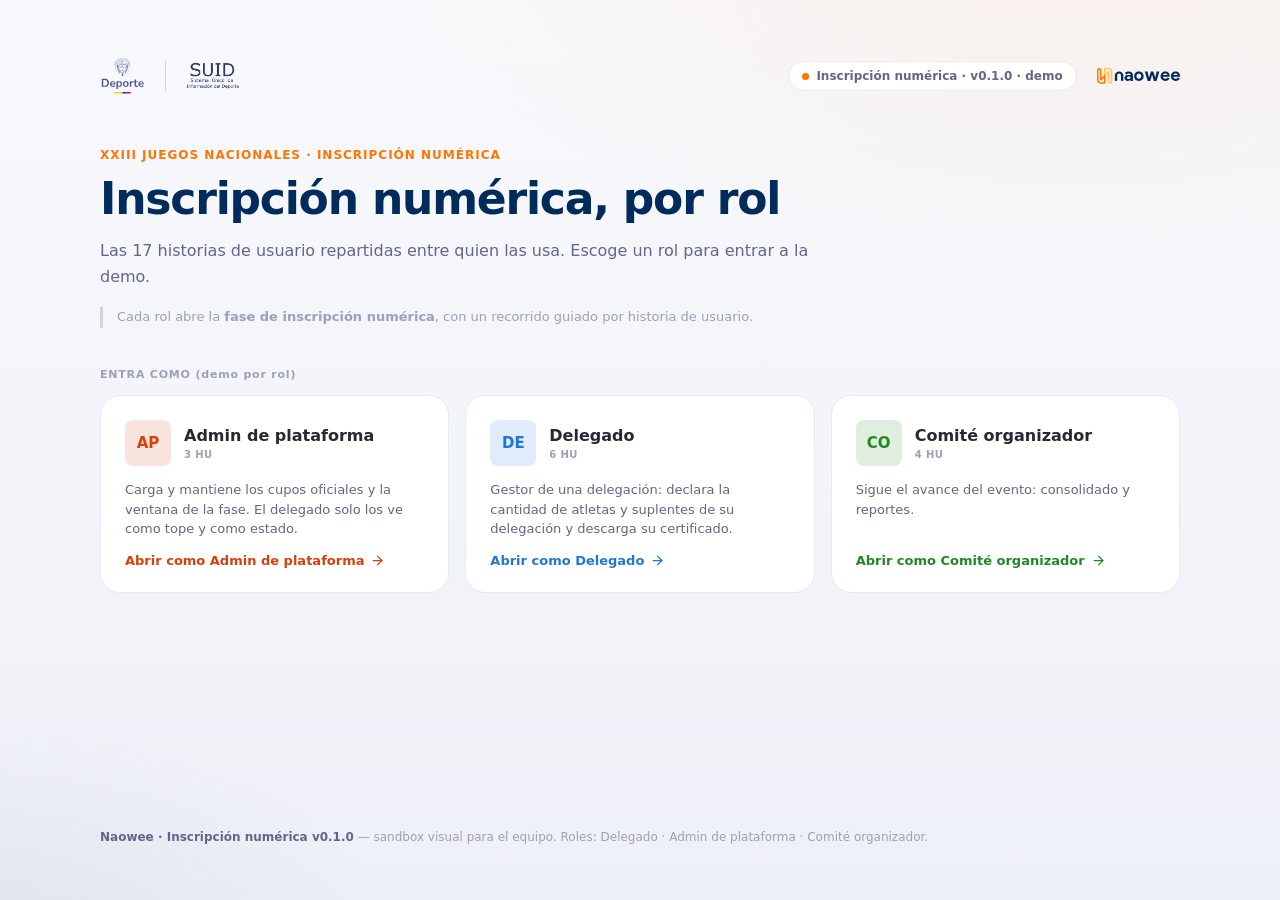
<file: index.html>
<!DOCTYPE html>
<html lang="es">
<head>
<meta charset="utf-8">
<meta name="viewport" content="width=device-width, initial-scale=1">
<title>Inscripción numérica — Selector de perfil</title>

<link rel="preconnect" href="https://fonts.googleapis.com">
<link rel="preconnect" href="https://fonts.gstatic.com" crossorigin>
<link href="https://fonts.googleapis.com/css2?family=Google+Sans:wght@400;500;600;700&family=Google+Sans+Code:wght@400;500;600&display=swap" rel="stylesheet">

<link rel="stylesheet" href="shared/tokens.css?v=0.1.0">
<link rel="stylesheet" href="shared/components.css?v=0.1.0">
<link rel="stylesheet" href="shared/inscnum.css?v=0.1.0">
</head>
<body class="landing">

<div class="wrap">
  <header class="masthead">
    <div class="masthead__logos">
      <img src="shared/logos/ministerio.svg" alt="Ministerio del Deporte">
      <div class="masthead__sep"></div>
      <img src="shared/logos/suid.png" alt="SUID">
    </div>
    <span class="masthead__chip"><span class="dot"></span>Inscripción numérica · v0.1.0 · demo</span>
    <img class="masthead__nw" src="shared/logos/naowee.svg" alt="Naowee">
  </header>

  <section class="hero">
    <span class="eyebrow">XXIII Juegos Nacionales · Inscripción numérica</span>
    <h1>Inscripción numérica, por rol</h1>
    <p>
      Las 17 historias de usuario repartidas entre quien las usa. Escoge un rol para
      entrar a la demo.
    </p>
    <p class="note">
      Cada rol abre la <strong>fase de inscripción numérica</strong>, con un recorrido guiado
      por historia de usuario.
    </p>
  </section>

  <p class="roles-label">Entra como <span>(demo por rol)</span></p>
  <div class="grid" id="grid"></div>

  <footer class="foot">
    <strong>Naowee · Inscripción numérica v0.1.0</strong> — sandbox visual para el equipo.
    Roles: Delegado · Admin de plataforma · Comité organizador.
  </footer>
</div>

<script src="shared/config-demo.js?v=0.1.0"></script>
<script src="shared/sidebar.js?v=0.1.0"></script>
<script>
  (function () {
    var N = window.InscNum;
    var ARROW = '<svg viewBox="0 0 24 24" fill="none" stroke="currentColor" stroke-width="2" stroke-linecap="round" stroke-linejoin="round"><line x1="5" y1="12" x2="19" y2="12"/><polyline points="12 5 19 12 12 19"/></svg>';
    var last = N.lastRole();
    /* En la portada el Admin va primero; el orden del resto no cambia. */
    var ORD = ['admin'].concat(N.ORDER.filter(function (c) { return c !== 'admin'; }));
    document.getElementById('grid').innerHTML = ORD.map(function (c) {
      var r = N.ROLES[c], n = N.husOf(c).length;
      return '<a class="role-card" href="' + r.page + '" style="--role-color:' + r.color + '">' +
        '<div class="role-card__top"><span class="role-card__avatar">' + r.avatar + '</span>' +
        '<div><div class="role-card__name">' + r.label + '</div>' +
        '<div class="role-card__tag">' + n + ' HU' + (c === last ? ' · último acceso' : '') + '</div></div></div>' +
        '<p class="role-card__desc">' + r.d + '</p>' +
        '<span class="role-card__cta">Abrir como ' + r.label + ' ' + ARROW + '</span></a>';
    }).join('');
  })();
</script>

</body>
</html>
</file>
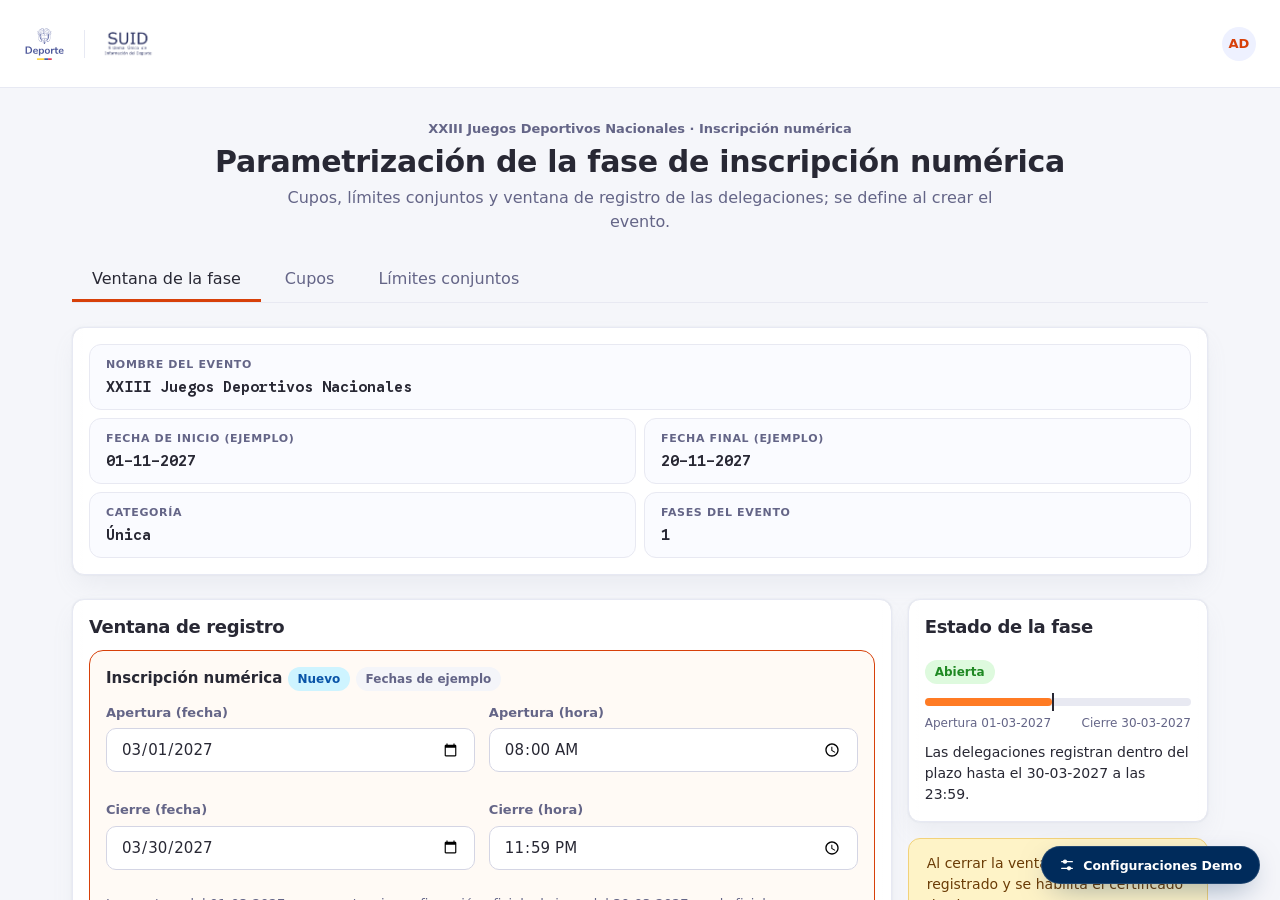
<file: admin.html>
<!DOCTYPE html>
<html lang="es">
<head>
<meta charset="utf-8">
<meta name="viewport" content="width=device-width, initial-scale=1">
<title>Admin de plataforma — Inscripción numérica</title>

<link rel="preconnect" href="https://fonts.googleapis.com">
<link rel="preconnect" href="https://fonts.gstatic.com" crossorigin>
<link href="https://fonts.googleapis.com/css2?family=Google+Sans:wght@400;500;600;700&family=Google+Sans+Code:wght@400;500;600&display=swap" rel="stylesheet">

<link rel="stylesheet" href="shared/tokens.css?v=0.1.0">
<link rel="stylesheet" href="shared/shell.css?v=0.1.0">
<link rel="stylesheet" href="shared/components.css?v=0.1.0">
<link rel="stylesheet" href="shared/inscnum.css?v=0.1.0">
</head>
<body>

<div class="shell">
  <div class="main">
    <header class="top-header" id="topHeader"></header>
    <div class="page" id="page">
      <div class="page-inner" id="stage"></div>
    </div>
  </div>
</div>

<script src="shared/config-demo.js?v=0.1.0"></script>
<script src="shared/sidebar.js?v=0.1.0"></script>
<script>InscNum.bootRole('admin');
/* Avatar de sesión en la cabecera de logos; reutiliza las clases del delegado. */
document.getElementById('topHeader').insertAdjacentHTML('beforeend','<div class="hdr-user"><span class="hdr-me"><span class="hdr-av" title="Admin de plataforma">AD</span></span></div>');</script>
<script src="shared/hu-data.js?v=0.1.0"></script>
<script src="shared/hu-launcher.js?v=0.1.0"></script>

</body>
</html>
</file>
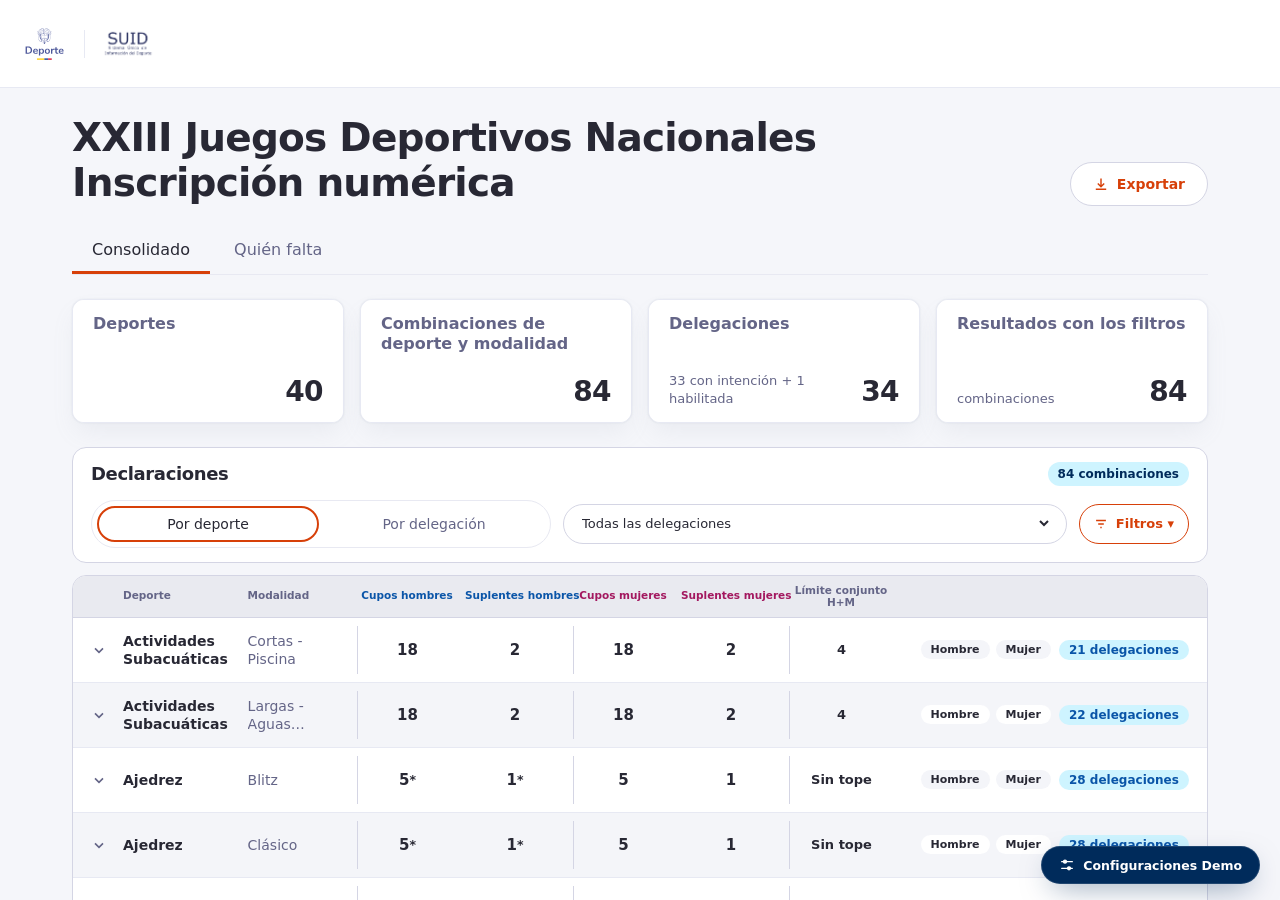
<file: comite.html>
<!DOCTYPE html>
<html lang="es">
<head>
<meta charset="utf-8">
<meta name="viewport" content="width=device-width, initial-scale=1">
<title>Comité organizador — Inscripción numérica</title>

<link rel="preconnect" href="https://fonts.googleapis.com">
<link rel="preconnect" href="https://fonts.gstatic.com" crossorigin>
<link href="https://fonts.googleapis.com/css2?family=Google+Sans:wght@400;500;600;700&family=Google+Sans+Code:wght@400;500;600&display=swap" rel="stylesheet">

<link rel="stylesheet" href="shared/tokens.css?v=0.1.0">
<link rel="stylesheet" href="shared/shell.css?v=0.1.0">
<link rel="stylesheet" href="shared/components.css?v=0.1.0">
<link rel="stylesheet" href="shared/inscnum.css?v=0.1.0">
</head>
<body>

<div class="shell">
  <div class="main">
    <header class="top-header" id="topHeader"></header>
    <div class="page" id="page">
      <div class="page-inner" id="stage"></div>
    </div>
  </div>
</div>

<script src="shared/config-demo.js?v=0.1.0"></script>
<script src="shared/sidebar.js?v=0.1.0"></script>
<script>InscNum.bootRole('comite');</script>
<script src="shared/hu-data.js?v=0.1.0"></script>
<script src="shared/hu-launcher.js?v=0.1.0"></script>

</body>
</html>
</file>
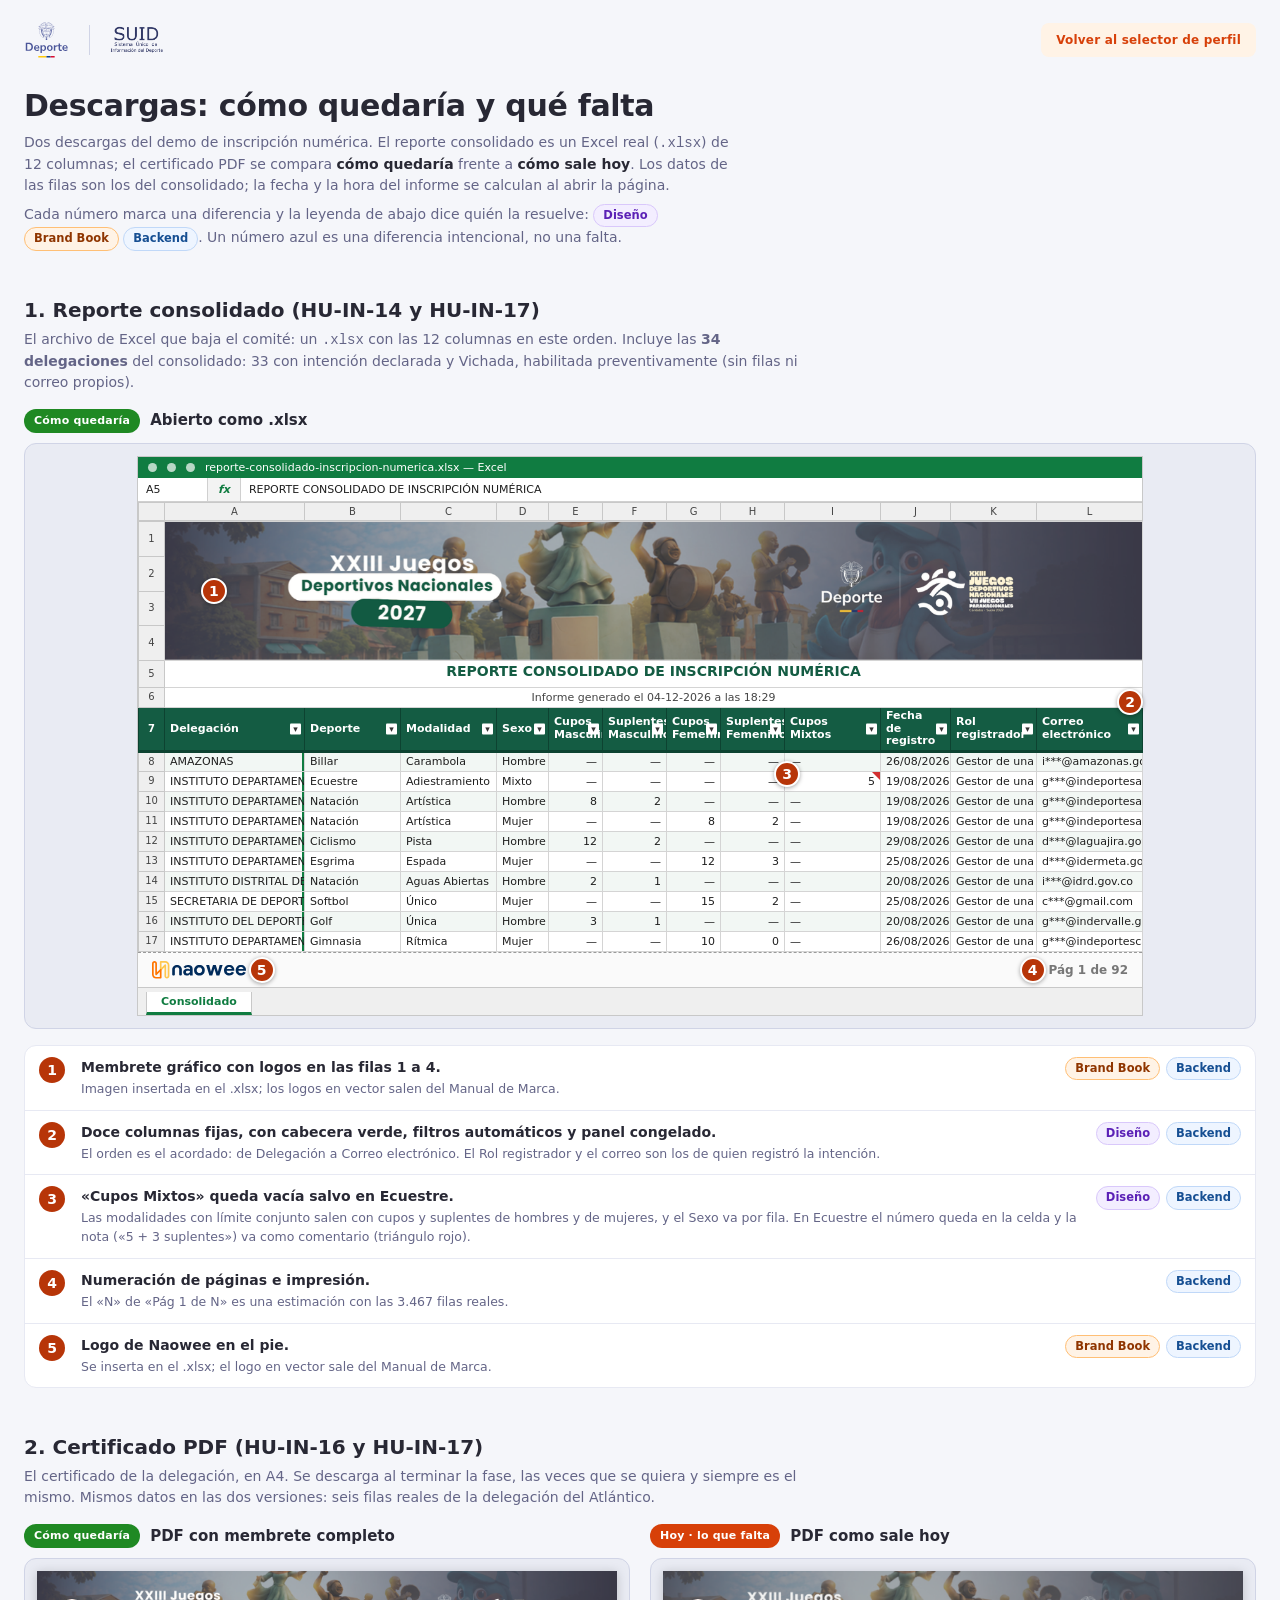
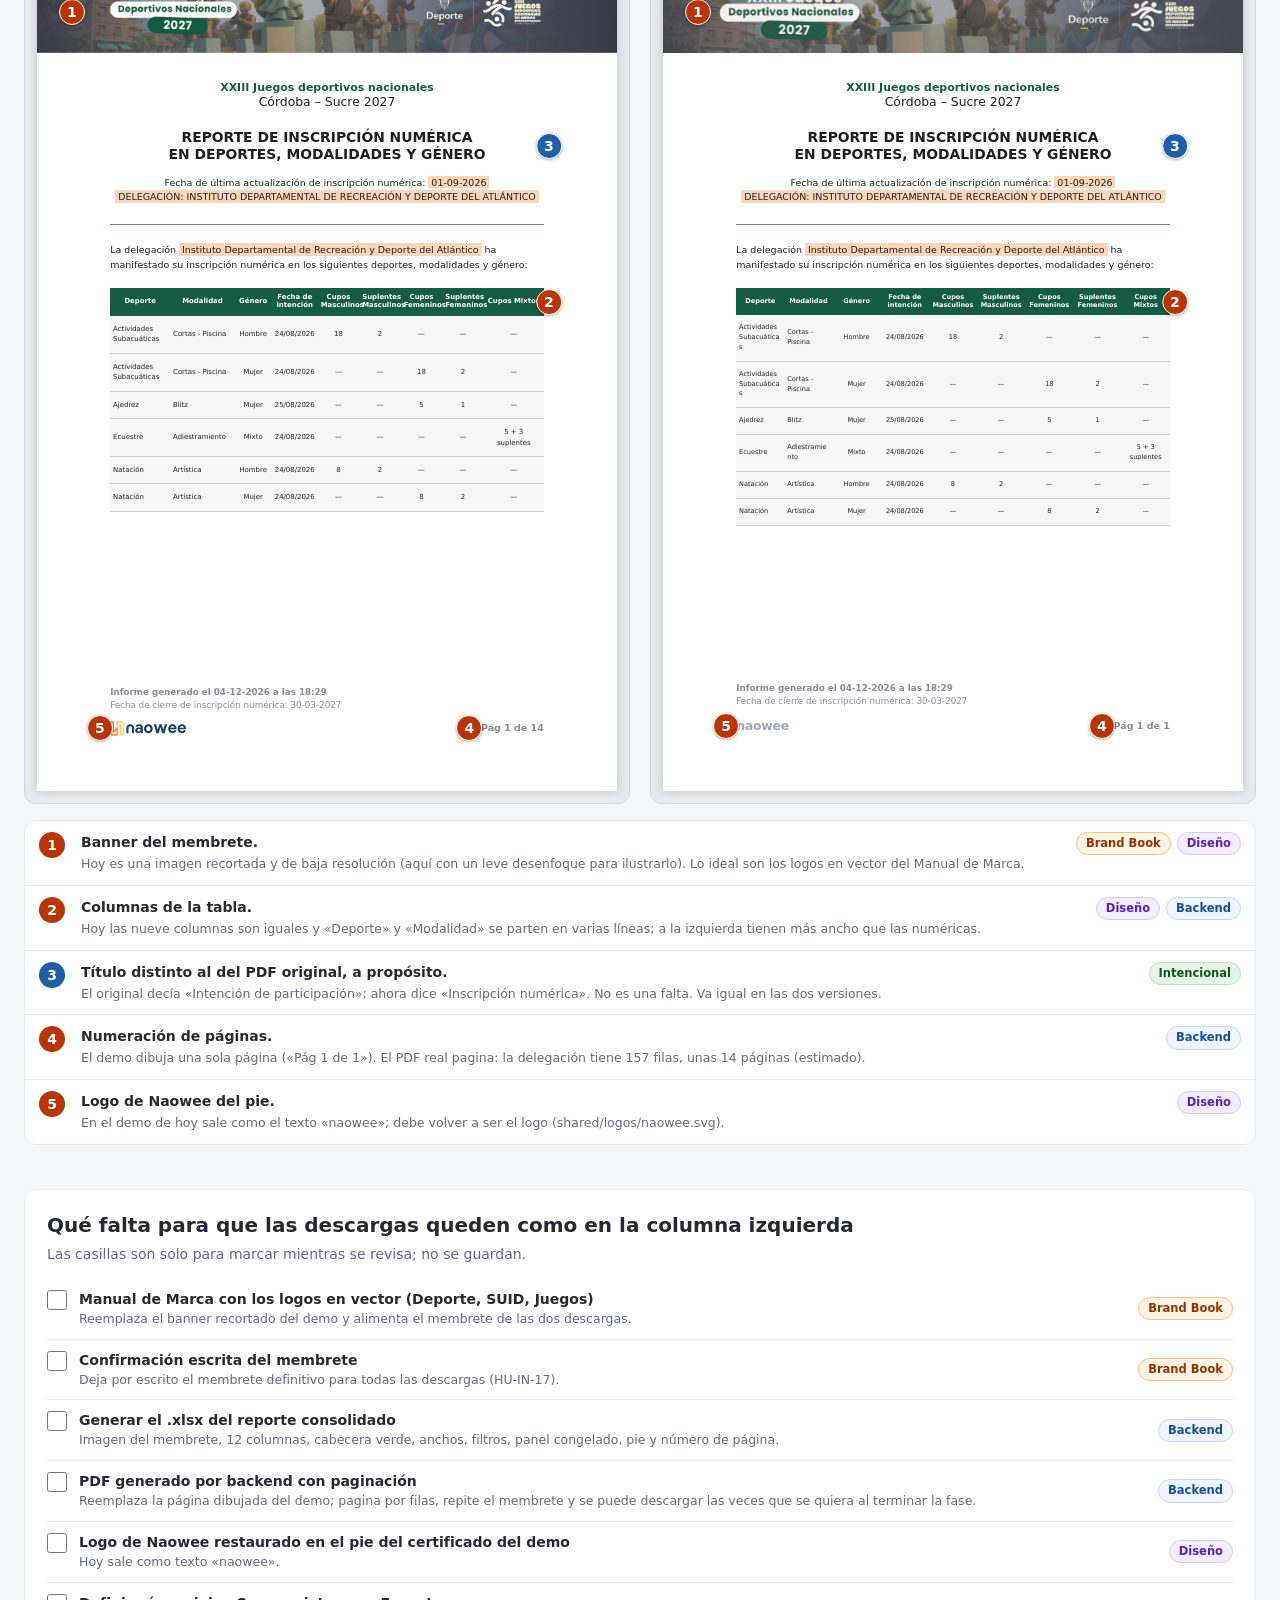
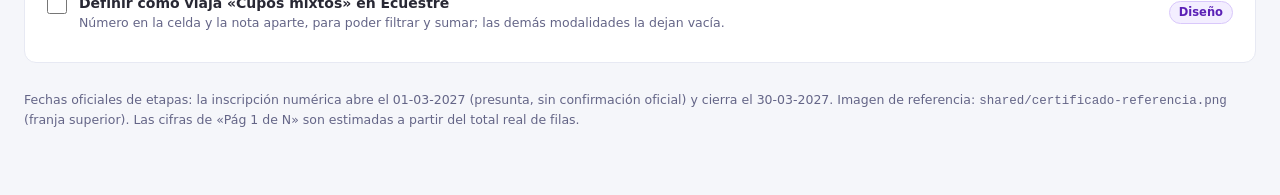
<file: comparativo-descargas.html>
<!DOCTYPE html>
<html lang="es">
<head>
<meta charset="utf-8">
<meta name="viewport" content="width=device-width, initial-scale=1">
<title>Descargas: cómo quedaría y qué falta</title>

<link rel="preconnect" href="https://fonts.googleapis.com">
<link rel="preconnect" href="https://fonts.gstatic.com" crossorigin>
<link href="https://fonts.googleapis.com/css2?family=Google+Sans:wght@400;500;600;700&family=Google+Sans+Code:wght@400;500;600&display=swap" rel="stylesheet">
<link rel="stylesheet" href="shared/tokens.css?v=0.1.0">
<link rel="stylesheet" href="shared/components.css?v=0.1.0">

<style>
:root {
  --verde: #145c43;
  --resalte: #f9d7b8;
  --pin: #b73508;       /* accent oscurecido: 5.9:1 con texto blanco */
  --pin-int: #1f5fa8;   /* diferencia intencional: 6.6:1 con blanco */
}
body { background: var(--bg-soft); color: var(--text-primary); font-size: 14px; line-height: 1.5; }
.wrap { max-width: 1560px; margin: 0 auto; padding: 20px 24px 56px; }
.sr-only { position: absolute; width: 1px; height: 1px; overflow: hidden; clip: rect(0 0 0 0); white-space: nowrap; }
a:focus-visible, button:focus-visible, input:focus-visible, .scroll:focus-visible { outline: 3px solid rgba(215, 64, 9, .45); outline-offset: 2px; }

/* Cabecera */
.top { display: flex; align-items: center; gap: 16px; flex-wrap: wrap; margin-bottom: 28px; }
.top__logos { display: flex; align-items: center; gap: 12px; }
.top__logos img { height: 40px; width: auto; display: block; }
.top__sep { width: 1px; height: 30px; background: var(--border-dark); }
.top__back { margin-left: auto; }
h1 { font-size: 30px; line-height: 1.2; font-weight: 700; margin: 0 0 8px; letter-spacing: -.3px; }
.lead { color: var(--text-secondary); max-width: 80ch; margin: 0 0 8px; }
.lead b { color: var(--text-primary); }

/* Secciones */
.sec { margin-top: 44px; }
.sec h2 { font-size: 20px; font-weight: 700; margin: 0 0 4px; }
.sec__sub { color: var(--text-secondary); margin: 0 0 16px; max-width: 90ch; }
.pair { display: grid; grid-template-columns: 1fr 1fr; gap: 20px; align-items: stretch; }
.col { min-width: 0; display: flex; flex-direction: column; gap: 10px; }
.col__head { display: flex; align-items: center; gap: 10px; flex-wrap: wrap; }
.col__head h3 { font-size: 15px; font-weight: 700; margin: 0; }
.col__head .naowee-badge { height: 24px; font-size: 11px; padding: 2px 10px; }
.col__head .naowee-badge--neutral.naowee-badge--quiet { color: #3d3f58; }
.col__file { color: var(--text-secondary); font-size: 12px; margin-left: auto; font-family: var(--font-mono, 'Google Sans Code', ui-monospace, SFMono-Regular, Menlo, monospace); }

.scroll { flex: 1; overflow: auto; background: #e9ebf3; border: 1px solid var(--border-dark); border-radius: 12px; padding: 12px; }
.stage { width: max-content; margin: 0 auto; }
.stage > * { zoom: var(--z, 1); }

/* Llamadas numeradas; --inv mantiene su tamaño legible aunque la hoja se reduzca. */
.pin {
  position: absolute; z-index: 5; display: grid; place-items: center;
  width: calc(26px * var(--inv, 1)); height: calc(26px * var(--inv, 1));
  border-radius: 50%; background: var(--pin); color: #fff;
  font: 700 calc(14px * var(--inv, 1))/1 'Google Sans', system-ui, sans-serif;
  border: calc(2px * var(--inv, 1)) solid #fff; box-shadow: 0 1px 4px rgba(0, 0, 0, .35);
  transform: translate(-50%, -50%);
}
.pin--int { background: var(--pin-int); }
.rel { position: relative; }

/* Leyenda */
.legend { margin: 16px 0 0; padding: 0; list-style: none; background: var(--surface); border: 1px solid var(--border); border-radius: 12px; }
.legend li { display: grid; grid-template-columns: 30px 1fr auto; gap: 12px; align-items: start; padding: 11px 14px; border-top: 1px solid var(--border); }
.legend li:first-child { border-top: 0; }
.legend .n { position: static; transform: none; width: 26px; height: 26px; font-size: 14px; border-width: 0; box-shadow: none; }
.legend p { margin: 0; }
.legend p small { display: block; color: var(--text-secondary); font-size: 12.5px; margin-top: 2px; }
.who { display: flex; gap: 6px; flex-wrap: wrap; justify-content: flex-end; }
.chip { display: inline-block; padding: 2px 9px; border-radius: 999px; font-size: 11.5px; font-weight: 700; border: 1px solid; white-space: nowrap; }
.chip--dis { background: #f3eeff; color: #5b21b6; border-color: #d9c8fb; }
.chip--bb  { background: #fff3e6; color: #8f3500; border-color: #ffbf75; }
.chip--be  { background: #eef5ff; color: #164f93; border-color: #c0d8f8; }
.chip--ok  { background: #e6f4e7; color: #14561a; border-color: #b7dfb9; }

/* ───────── Excel simulado (ancho de diseño 1006 px) ───────── */
.xl { width: 1006px; background: #fff; border: 1px solid #c8c8c8; font: 11px/1.25 'Google Sans', system-ui, sans-serif; color: #1f1f1f; }
.xl__title { background: #107c41; color: #fff; padding: 4px 10px; font-size: 11px; display: flex; gap: 10px; align-items: center; }
.xl__title i { width: 9px; height: 9px; border-radius: 50%; background: #fff; opacity: .7; display: inline-block; }
.xl__fx { display: flex; align-items: center; border-bottom: 1px solid #d0d0d0; background: #f3f3f3; height: 24px; font-size: 11px; }
.xl__nb { width: 70px; padding: 0 8px; border-right: 1px solid #d0d0d0; height: 100%; display: flex; align-items: center; background: #fff; }
.xl__f { padding: 0 10px; font-style: italic; color: #107c41; font-weight: 700; }
.xl__txt { flex: 1; background: #fff; height: 100%; display: flex; align-items: center; padding: 0 8px; border-left: 1px solid #d0d0d0; white-space: nowrap; overflow: hidden; }
.xl table { border-collapse: collapse; table-layout: fixed; width: 1004px; }
.xl td, .xl th { border: 1px solid #d4d4d4; padding: 0; height: 20px; font-weight: 400; vertical-align: middle; }
.xl .c { padding: 2px 5px; overflow: hidden; white-space: nowrap; }
.xl th.rn, .xl td.rn { background: #efefef; color: #444; text-align: center; font-size: 10px; border-color: #c8c8c8; }
.xl thead th { background: #efefef; color: #444; height: 18px; text-align: center; font-size: 10px; border-color: #c8c8c8; }
.xl .bn { aspect-ratio: 1545 / 218; background: url(shared/certificado-referencia.png) top / 100% auto no-repeat; }
.xl td.banner { padding: 0; }
.xl tr.b4 td.rn { height: 34.5px; }
.xl .titulo { text-align: center; font-weight: 700; font-size: 14px; color: var(--verde); height: 26px; }
.xl .gen { text-align: center; color: #444; }
.xl tr.hd td { background: var(--verde); color: #fff; font-weight: 700; height: 32px; white-space: normal; border-color: #0d4331; border-bottom: 3px solid #0d4331; }
.xl tr.hd .c { white-space: normal; padding-right: 14px; position: relative; line-height: 1.15; }
.xl tr.hd .c::after { content: "\25BE"; position: absolute; right: 3px; top: 50%; transform: translateY(-50%); font-size: 9px; background: #fff; color: #333; width: 11px; height: 11px; line-height: 11px; text-align: center; border-radius: 1px; }
.xl tr.dt:nth-child(even) td:not(.rn) { background: #f2f7f4; }
.xl td.num { text-align: right; }
.xl td.nota .c::before { content: ""; position: absolute; right: 0; top: 0; border: 4px solid transparent; border-top-color: #d32f2f; border-right-color: #d32f2f; }
.xl td.nota { position: relative; }
.xl .frz { box-shadow: inset -2px 0 0 #107c41; }
.xl__pie { display: flex; align-items: center; justify-content: space-between; padding: 8px 14px; border-top: 1px dashed #9a9a9a; background: #fafafa; color: #777; font-weight: 700; font-size: 12px; }
.xl__pie img { height: 18px; width: auto; display: block; }
.xl__pie--no { color: #8a8a8a; font-weight: 400; font-style: italic; justify-content: center; }
.xl__tabs { display: flex; background: #efefef; border-top: 1px solid #c8c8c8; padding: 4px 8px 0; gap: 2px; font-size: 11px; }
.xl__tab { padding: 3px 14px; background: #fff; border: 1px solid #c8c8c8; border-top: 0; border-bottom: 3px solid #107c41; font-weight: 700; color: #107c41; }

/* ───────── Hoja A4 simulada (794 x 1123) ───────── */
.a4 { width: 794px; height: 1123px; background: #fff; position: relative; box-shadow: 0 2px 14px rgba(0, 0, 0, .18); font-family: 'Google Sans', system-ui, sans-serif; color: #1f1f1f; overflow: hidden; }
.a4 .bn { aspect-ratio: 1545 / 218; background: url(shared/certificado-referencia.png) top / 100% auto no-repeat; }
.a4--mal .bnw { overflow: hidden; }
.a4--mal .bn { background-size: 108% auto; background-position: 38% top; filter: blur(1px) contrast(.9) saturate(.85); transform: scale(1.02); }
.a4 .cuerpo { padding: 0 100px; }
.a4 .ev { text-align: center; margin-top: 38px; line-height: 1.25; }
.a4 .ev b { display: block; color: var(--verde); font-size: 15px; font-weight: 700; }
.a4 .ev span { font-size: 17px; }
.a4 h4 { text-align: center; margin: 26px 0 0; font-size: 19px; line-height: 1.2; font-weight: 700; }
.a4 .act { text-align: center; margin-top: 18px; font-size: 13px; line-height: 1.5; }
.a4 mark { background: var(--resalte); color: inherit; padding: 1px 4px; }
.a4 hr { border: 0; border-top: 1px solid #5d8f7e; margin: 28px 0 24px; }
.a4 .par { font-size: 13px; line-height: 1.55; margin: 0 0 22px; }
.a4 table { width: 100%; border-collapse: collapse; font-size: 9.5px; table-layout: fixed; }
.a4 th { background: var(--verde); color: #fff; font-weight: 700; padding: 8px 4px; text-align: center; line-height: 1.15; vertical-align: middle; }
.a4 td { padding: 11px 4px; text-align: center; background: #f6f6f6; border-bottom: 1px solid #cfcfcf; vertical-align: middle; overflow-wrap: anywhere; }
.a4 td:first-child, .a4 td:nth-child(2) { text-align: left; }
.a4--bien col.w0 { width: 13%; } .a4--bien col.w1 { width: 14%; } .a4--bien col.w2 { width: 8%; } .a4--bien col.w3 { width: 10%; }
.a4--bien col.w4, .a4--bien col.w5, .a4--bien col.w6, .a4--bien col.w7 { width: 9%; } .a4--bien col.w8 { width: 13%; }
.a4 .pie { position: absolute; left: 100px; right: 100px; bottom: 76px; color: #8a8a96; font-size: 12px; line-height: 1.5; }
.a4 .pie b { font-weight: 700; }
.a4 .pie__fila { display: flex; justify-content: space-between; align-items: center; margin-top: 12px; }
.a4 .pie img { height: 20px; width: auto; display: block; opacity: .9; }
.a4 .pie .txtlogo { font-weight: 700; font-size: 17px; letter-spacing: -.3px; color: #a3a6b8; }
.a4 .pag { font-weight: 700; font-size: 13px; }

/* Resumen */
.todo { margin-top: 44px; background: var(--surface); border: 1px solid var(--border); border-radius: 12px; padding: 20px 22px; }
.todo h2 { font-size: 20px; font-weight: 700; margin: 0 0 4px; }
.todo ul { list-style: none; margin: 14px 0 0; padding: 0; }
.todo li { display: grid; grid-template-columns: 1fr auto; gap: 12px; align-items: center; padding: 10px 0; border-top: 1px solid var(--border); }
.todo li:first-child { border-top: 0; }
.todo label { display: flex; gap: 12px; align-items: flex-start; cursor: pointer; }
.todo input { width: 20px; height: 20px; margin: 1px 0 0; flex: none; accent-color: var(--accent); }
.todo label small { display: block; color: var(--text-secondary); font-size: 12.5px; }
.todo input:checked + span { color: var(--text-secondary); text-decoration: line-through; }
.foot { margin-top: 28px; color: var(--text-secondary); font-size: 12.5px; }

@media (max-width: 900px) {
  .wrap { padding: 16px 16px 40px; }
  h1 { font-size: 24px; }
  .pair { grid-template-columns: 1fr; }
  .top__back { margin-left: 0; width: 100%; }
  .legend li { grid-template-columns: 30px 1fr; }
  .legend .who { grid-column: 2; justify-content: flex-start; }
  .todo li { grid-template-columns: 1fr; }
  .col__file { margin-left: 0; width: 100%; }
}
</style>
</head>
<body>
<div class="wrap">

  <header class="top">
    <div class="top__logos">
      <img src="shared/logos/ministerio.svg" alt="Ministerio del Deporte">
      <div class="top__sep"></div>
      <img src="shared/logos/suid.png" alt="SUID">
    </div>
    <a class="naowee-btn naowee-btn--quiet naowee-btn--small top__back" href="index.html">Volver al selector de perfil</a>
  </header>

  <h1>Descargas: cómo quedaría y qué falta</h1>
  <p class="lead">Dos descargas del demo de inscripción numérica. El reporte consolidado es un Excel real (<code>.xlsx</code>) de 12 columnas; el certificado PDF se compara <b>cómo quedaría</b> frente a <b>cómo sale hoy</b>. Los datos de las filas son los del consolidado; la fecha y la hora del informe se calculan al abrir la página.</p>
  <p class="lead">Cada número marca una diferencia y la leyenda de abajo dice quién la resuelve: <span class="chip chip--dis">Diseño</span> <span class="chip chip--bb">Brand Book</span> <span class="chip chip--be">Backend</span>. Un número azul es una diferencia intencional, no una falta.</p>

  <section class="sec" aria-labelledby="t-xlsx">
    <h2 id="t-xlsx">1. Reporte consolidado (HU-IN-14 y HU-IN-17)</h2>
    <p class="sec__sub">El archivo de Excel que baja el comité: un <code>.xlsx</code> con las 12 columnas en este orden. Incluye las <b>34 delegaciones</b> del consolidado: 33 con intención declarada y Vichada, habilitada preventivamente (sin filas ni correo propios).</p>
    <div class="col">
      <div class="col__head"><span class="naowee-badge naowee-badge--positive">Cómo quedaría</span><h3>Abierto como .xlsx</h3></div>
      <div class="scroll" tabindex="0" role="region" aria-label="Vista del Excel como quedaría; desplaza horizontalmente si no cabe"><div class="stage" data-w="1008"><div id="xl-ok"></div></div></div>
    </div>
    <ol class="legend" id="leg-xl" aria-label="Leyenda de las llamadas del reporte consolidado"></ol>
  </section>

  <section class="sec" aria-labelledby="t-pdf">
    <h2 id="t-pdf">2. Certificado PDF (HU-IN-16 y HU-IN-17)</h2>
    <p class="sec__sub">El certificado de la delegación, en A4. Se descarga al terminar la fase, las veces que se quiera y siempre es el mismo. Mismos datos en las dos versiones: seis filas reales de la delegación del Atlántico.</p>
    <div class="pair">
      <div class="col">
        <div class="col__head"><span class="naowee-badge naowee-badge--positive">Cómo quedaría</span><h3>PDF con membrete completo</h3></div>
        <div class="scroll" tabindex="0" role="region" aria-label="Certificado PDF como quedaría; desplaza si no cabe"><div class="stage" data-w="794"><div id="pdf-ok"></div></div></div>
      </div>
      <div class="col">
        <div class="col__head"><span class="naowee-badge naowee-badge--caution">Hoy · lo que falta</span><h3>PDF como sale hoy</h3></div>
        <div class="scroll" tabindex="0" role="region" aria-label="Certificado PDF como sale hoy; desplaza si no cabe"><div class="stage" data-w="794"><div id="pdf-mal"></div></div></div>
      </div>
    </div>
    <ol class="legend" id="leg-pdf" aria-label="Leyenda de las llamadas del certificado PDF"></ol>
  </section>

  <section class="todo" aria-labelledby="t-falta">
    <h2 id="t-falta">Qué falta para que las descargas queden como en la columna izquierda</h2>
    <p class="sec__sub" style="margin:0">Las casillas son solo para marcar mientras se revisa; no se guardan.</p>
    <ul id="falta"></ul>
  </section>

  <p class="foot">Fechas oficiales de etapas: la inscripción numérica abre el 01-03-2027 (presunta, sin confirmación oficial) y cierra el 30-03-2027. Imagen de referencia: <code>shared/certificado-referencia.png</code> (franja superior). Las cifras de «Pág 1 de N» son estimadas a partir del total real de filas.</p>
</div>

<script src="shared/datos-consolidado.js"></script>
<script src="shared/datos-inscnum.js"></script>
<script>
(function () {
  'use strict';
  var C = window.INSCNUM_CONSOLIDADO, D = window.INSCNUM_DATA;

  /* ── utilidades ── */
  function h(tag, attrs, kids) {
    var e = document.createElement(tag);
    Object.keys(attrs || {}).forEach(function (k) {
      if (k === 'text') e.textContent = attrs[k]; else e.setAttribute(k, attrs[k]);
    });
    [].concat(kids || []).forEach(function (c) { if (c != null) e.appendChild(typeof c === 'string' ? document.createTextNode(c) : c); });
    return e;
  }
  function z2(n) { return (n < 10 ? '0' : '') + n; }
  var now = new Date();
  var GEN = 'Informe generado el ' + z2(now.getDate()) + '-' + z2(now.getMonth() + 1) + '-' + now.getFullYear() +
            ' a las ' + z2(now.getHours()) + ':' + z2(now.getMinutes());
  function fecha(s) { var p = s.split('-'); return p[2] + '/' + p[1] + '/' + p[0]; }
  function pin(n, style, int) { return h('span', { 'class': 'pin' + (int ? ' pin--int' : ''), style: style || '', role: 'img', 'aria-label': 'Llamada ' + n, text: String(n) }); }
  var SEX = { Hombres: 'Hombre', Mujeres: 'Mujer', Mixto: 'Mixto' };

  /* ── cupos por fila: la regla sale de la delegación de referencia (cubre todas las combinaciones) ── */
  var reg = {}, refId = {};
  D.reglas.forEach(function (r) { reg[r.id] = r; });
  D.atlantico.forEach(function (a) { refId[a.deporte + '|' + a.modalidad + '|' + a.sexo] = a.reglaId; });
  var ecuId = {};
  D.mapaNombres.forEach(function (m) { if (m.deporte === 'Ecuestre') ecuId[m.deporte + '|' + m.modalidad] = m.reglaId || (m.reglaIds || [])[0]; });
  function cupos(dep, mod, sx) {
    var r = reg[refId[dep + '|' + mod + '|' + sx]] || reg[ecuId[dep + '|' + mod]], o = { mc: null, ms: null, fc: null, fs: null, mx: null };
    if (!r) return o;
    if (sx === 'Hombres') { o.mc = r.masc.atletas; o.ms = r.masc.suplentes; }
    else if (sx === 'Mujeres') { o.fc = r.fem.atletas; o.fs = r.fem.suplentes; }
    else if (dep === 'Ecuestre') o.mx = mixEcu(r);
    return o;
  }
  /* D19: solo Ecuestre conserva «Cupos Mixtos»; las demás modalidades usan el límite conjunto y la columna queda vacía. */
  function mixEcu(r) {
    var a = (r.masc.atletas || 0) + (r.fem.atletas || 0), s = (r.masc.suplentes || 0) + (r.fem.suplentes || 0);
    return a ? a + (s ? ' + ' + s + ' suplentes' : '') : null;
  }
  function v(x) { return x == null ? '—' : String(x); }

  /* ── 10 filas del consolidado: 7 repartidas, 1 de Ecuestre (Mixto) y el par Hombres + Mujeres de Natación artística ── */
  var F = C.filas, pick = {};
  for (var k = 0; k < 7; k++) pick[Math.floor(k * F.length / 7) + k * 13] = 1;
  for (var i = 0; i < F.length; i++) if (F[i][3] === 'Mixto') { pick[i] = 1; break; }
  for (var i = 0; i < F.length - 1; i++) if (F[i][1] === 'Natación' && F[i][2] === 'Artística' && F[i][3] === 'Hombres' && F[i + 1][0] === F[i][0] && F[i + 1][3] === 'Mujeres' && F[i + 1][2] === 'Artística') { pick[i] = 1; pick[i + 1] = 1; break; }
  var filas = Object.keys(pick).map(Number).sort(function (a, b) { return a - b; }).slice(0, 10).map(function (j) {
    var f = F[j], c = cupos(f[1], f[2], f[3]);
    return { del: C.delegaciones[f[0]], dep: f[1], mod: f[2], sx: SEX[f[3]], c: c, fe: fecha(f[4]), rol: C.rol, mail: C.correos[f[0]] };
  });
  var COLS = ['Delegación', 'Deporte', 'Modalidad', 'Sexo', 'Cupos Masculinos', 'Suplentes Masculinos', 'Cupos Femeninos', 'Suplentes Femeninos', 'Cupos Mixtos', 'Fecha de registro', 'Rol registrador', 'Correo electrónico'];
  var NUMCOL = { 4: 1, 5: 1, 6: 1, 7: 1 };
  function celdas(r) { return [r.del, r.dep, r.mod, r.sx, v(r.c.mc), v(r.c.ms), v(r.c.fc), v(r.c.fs), v(r.c.mx), r.fe, r.rol, r.mail]; }
  var PAGS_XL = Math.ceil(F.length / 38);
  var LETRAS = 'ABCDEFGHIJKL'.split('');
  var ANCHOS = [140, 96, 96, 52, 54, 64, 54, 64, 96, 70, 86, 106];
  var MIXROW = -1;
  filas.forEach(function (r, n) { if (MIXROW < 0 && r.c.mx != null) MIXROW = n; });

  function colgroup(anchos) {
    var g = h('colgroup', {}, [h('col', { style: 'width:26px' })]);
    anchos.forEach(function (w) { g.appendChild(h('col', { style: 'width:' + w + 'px' })); });
    return g;
  }
  function barraFx(celda, texto) {
    return h('div', { 'class': 'xl__fx' }, [h('div', { 'class': 'xl__nb', text: celda }), h('div', { 'class': 'xl__f', text: 'fx' }), h('div', { 'class': 'xl__txt', text: texto })]);
  }
  function letras(anchos) {
    var tr = h('tr', {}, [h('th', { 'class': 'rn' })]);
    LETRAS.forEach(function (l) { tr.appendChild(h('th', { text: l })); });
    return h('thead', {}, [tr]);
  }
  function rn(n) { return h('td', { 'class': 'rn', text: String(n) }); }

  /* ── Excel .xlsx (izquierda) ── */
  (function () {
    var tb = h('tbody');
    for (var n = 1; n <= 4; n++) {
      var tr = h('tr', { 'class': 'b4' }, [rn(n)]);
      if (n === 1) {
        var bn = h('div', { 'class': 'bn', role: 'img', 'aria-label': 'Membrete: XXIII Juegos Deportivos Nacionales 2027, Deporte y SUID' });
        var td = h('td', { 'class': 'banner rel', colspan: '12', rowspan: '4' }, [bn, pin(1, 'left:5%;top:50%')]);
        td.style.padding = '0';
        tr.appendChild(td);
      }
      tb.appendChild(tr);
    }
    var t = h('tr', {}, [rn(5), h('td', { colspan: '12' }, [h('div', { 'class': 'c titulo', text: 'REPORTE CONSOLIDADO DE INSCRIPCIÓN NUMÉRICA' })])]);
    tb.appendChild(t);
    tb.appendChild(h('tr', {}, [rn(6), h('td', { colspan: '12' }, [h('div', { 'class': 'c gen', text: GEN })])]));
    var hd = h('tr', { 'class': 'hd' }, [rn(7)]);
    COLS.forEach(function (c, i) {
      var td = h('td', { 'class': 'rel' }, [h('div', { 'class': 'c', text: c })]);
      if (i === 11) td.appendChild(pin(2, 'right:12px;top:-6px;transform:translate(50%,-50%)'));
      hd.appendChild(td);
    });
    tb.appendChild(hd);
    filas.forEach(function (r, n) {
      var tr = h('tr', { 'class': 'dt' }, [rn(8 + n)]);
      celdas(r).forEach(function (txt, i) {
        var cls = [];
        var shown = txt;
        if (i === 8 && n === MIXROW) {
          var m = /^(\d+)/.exec(txt); if (m) { shown = m[1]; cls.push('num', 'nota'); }
        } else if (NUMCOL[i] || (i === 8 && /^\d+$/.test(txt))) cls.push('num');
        if (i === 0) cls.push('frz');
        var td = h('td', { 'class': cls.join(' ') }, [h('div', { 'class': 'c', text: shown })]);
        if (i === 8 && n === MIXROW) td.appendChild(pin(3, 'left:2px;top:2px'));
        tr.appendChild(td);
      });
      tb.appendChild(tr);
    });
    var tbl = h('table', { role: 'table' }, [h('caption', { 'class': 'sr-only', text: 'Hoja Consolidado: membrete, título, cabecera de 12 columnas y 10 filas de ejemplo' }), colgroup(ANCHOS), letras(), tb]);
    var pie = h('div', { 'class': 'xl__pie rel' }, [
      h('span', { 'class': 'rel' }, [h('img', { src: 'shared/logos/naowee.svg', alt: 'Naowee' }), pin(5, 'left:calc(100% + 16px);top:50%')]),
      h('span', { 'class': 'rel', text: 'Pág 1 de ' + PAGS_XL }, [pin(4, 'left:-16px;top:50%')])
    ]);
    var xl = h('div', { 'class': 'xl' }, [
      h('div', { 'class': 'xl__title' }, [h('i'), h('i'), h('i'), h('span', { text: 'reporte-consolidado-inscripcion-numerica.xlsx — Excel' })]),
      barraFx('A5', 'REPORTE CONSOLIDADO DE INSCRIPCIÓN NUMÉRICA'),
      tbl, pie,
      h('div', { 'class': 'xl__tabs' }, [h('span', { 'class': 'xl__tab', text: 'Consolidado' })])
    ]);
    document.getElementById('xl-ok').appendChild(xl);
  })();

  /* ── Certificado PDF ── */
  var DEL = C.delegaciones[16], DELT = 'Instituto Departamental de Recreación y Deporte del Atlántico';
  /* D19: las declaraciones Mixto fuera de Ecuestre se ven como Hombres y Mujeres. */
  var at = D.atlantico.filter(function (a) { return a.sexo !== 'Mixto' || a.deporte === 'Ecuestre'; }), sel = [0, 1], extra = 0;
  (function () {
    function buscar(fn) { for (var i = 0; i < at.length; i++) if (sel.indexOf(i) < 0 && fn(at[i])) return i; return -1; }
    var a = buscar(function (x) { return x.deporte === 'Ajedrez' && !x.sinRegla; });
    var b = buscar(function (x) { return x.sexo === 'Mixto' && x.deporte === 'Ecuestre'; });
    var c = buscar(function (x) { return x.deporte === 'Natación' && x.modalidad === 'Artística' && x.sexo === 'Hombres'; });
    var d = buscar(function (x) { return x.deporte === 'Natación' && x.modalidad === 'Artística' && x.sexo === 'Mujeres'; });
    [a, b, c, d].forEach(function (i) { if (i >= 0) sel.push(i); });
    for (var i = 0; sel.length < 6 && i < at.length; i++) if (sel.indexOf(i) < 0) sel.push(i);
    sel.sort(function (x, y) { return x - y; });
  })();
  var filasPdf = sel.slice(0, 6).map(function (i) { var a = at[i]; return { a: a, c: cupos(a.deporte, a.modalidad, a.sexo) }; });
  var ultima = fecha(at.map(function (a) { return a.fecha; }).sort().pop()).replace(/\//g, '-');
  var PAGS_PDF = Math.ceil(at.length / 12);
  var PDF_COLS = ['Deporte', 'Modalidad', 'Género', 'Fecha de intención', 'Cupos Masculinos', 'Suplentes Masculinos', 'Cupos Femeninos', 'Suplentes Femeninos', 'Cupos Mixtos'];

  function hoja(mal) {
    var rows = filasPdf.map(function (r) {
      var c = r.c;
      return h('tr', {}, [r.a.deporte, r.a.modalidad, SEX[r.a.sexo], fecha(r.a.fecha), v(c.mc), v(c.ms), v(c.fc), v(c.fs), v(c.mx)].map(function (x) { return h('td', { text: x }); }));
    });
    var cg = h('colgroup', {}, [0, 1, 2, 3, 4, 5, 6, 7, 8].map(function (i) { return h('col', { 'class': 'w' + i }); }));
    var tbl = h('table', {}, [h('caption', { 'class': 'sr-only', text: 'Seis filas reales de la delegación' }), cg,
      h('thead', {}, [h('tr', {}, PDF_COLS.map(function (c) { return h('th', { scope: 'col', text: c }); }))]), h('tbody', {}, rows)]);
    var tw = h('div', { 'class': 'rel' }, [tbl, pin(2, 'left:100%;top:18px;transform:translate(-30%,-50%)')]);
    var banner = h('div', { 'class': 'bnw rel' }, [h('div', { 'class': 'bn', role: 'img', 'aria-label': mal ? 'Membrete como imagen recortada y de baja resolución' : 'Membrete: XXIII Juegos Deportivos Nacionales 2027, Deporte y SUID' }), pin(1, 'left:6%;top:50%')]);
    var titulo = h('h4', { 'class': 'rel' }, ['REPORTE DE INSCRIPCIÓN NUMÉRICA', h('br'), 'EN DEPORTES, MODALIDADES Y GÉNERO', pin(3, 'left:100%;top:50%;transform:translate(-30%,-50%)', true)]);
    var logo = mal
      ? h('span', { 'class': 'txtlogo rel', text: 'naowee' }, [pin(5, 'left:-14px;top:50%')])
      : h('span', { 'class': 'rel' }, [h('img', { src: 'shared/logos/naowee.svg', alt: 'Naowee' }), pin(5, 'left:-14px;top:50%')]);
    var pie = h('div', { 'class': 'pie' }, [
      h('b', { text: GEN }), h('br'),
      document.createTextNode('Fecha de cierre de inscripción numérica: 30-03-2027'),
      h('div', { 'class': 'pie__fila' }, [logo, h('span', { 'class': 'pag rel', text: 'Pág 1 de ' + (mal ? 1 : PAGS_PDF) }, [pin(4, 'left:-16px;top:50%')])])
    ]);
    return h('div', { 'class': 'a4 ' + (mal ? 'a4--mal' : 'a4--bien'), role: 'group', 'aria-label': 'Hoja A4 del certificado' }, [
      banner,
      h('div', { 'class': 'cuerpo' }, [
        h('div', { 'class': 'ev' }, [h('b', { text: 'XXIII Juegos deportivos nacionales' }), h('span', { text: 'Córdoba – Sucre 2027' })]),
        titulo,
        h('div', { 'class': 'act' }, [document.createTextNode('Fecha de última actualización de inscripción numérica: '), h('mark', { text: ultima }), h('br'), h('mark', { text: 'DELEGACIÓN: ' + DEL })]),
        h('hr'),
        h('p', { 'class': 'par' }, [document.createTextNode('La delegación '), h('mark', { text: DELT }), document.createTextNode(' ha manifestado su inscripción numérica en los siguientes deportes, modalidades y género:')]),
        tw
      ]),
      pie
    ]);
  }
  document.getElementById('pdf-ok').appendChild(hoja(false));
  document.getElementById('pdf-mal').appendChild(hoja(true));
  // La versión de hoy usa 9 columnas iguales: es lo que ilustra la llamada 2.
  var malTbl = document.querySelector('.a4--mal table'); if (malTbl) malTbl.style.fontSize = '9px';

  /* ── leyendas ── */
  function leg(id, items) {
    var ol = document.getElementById(id);
    items.forEach(function (it) {
      var who = h('div', { 'class': 'who' }, it.who.map(function (w) {
        var m = { Diseño: 'dis', 'Brand Book': 'bb', Backend: 'be', Intencional: 'ok' }[w];
        return h('span', { 'class': 'chip chip--' + m, text: w });
      }));
      var p = h('p', {}, [h('b', { text: it.t }), it.s ? h('small', { text: it.s }) : null]);
      ol.appendChild(h('li', {}, [h('span', { 'class': 'pin n' + (it.int ? ' pin--int' : ''), text: String(it.n), 'aria-label': 'Llamada ' + it.n }), p, who]));
    });
  }
  leg('leg-xl', [
    { n: 1, t: 'Membrete gráfico con logos en las filas 1 a 4.', s: 'Imagen insertada en el .xlsx; los logos en vector salen del Manual de Marca.', who: ['Brand Book', 'Backend'] },
    { n: 2, t: 'Doce columnas fijas, con cabecera verde, filtros automáticos y panel congelado.', s: 'El orden es el acordado: de Delegación a Correo electrónico. El Rol registrador y el correo son los de quien registró la intención.', who: ['Diseño', 'Backend'] },
    { n: 3, t: '«Cupos Mixtos» queda vacía salvo en Ecuestre.', s: 'Las modalidades con límite conjunto salen con cupos y suplentes de hombres y de mujeres, y el Sexo va por fila. En Ecuestre el número queda en la celda y la nota («5 + 3 suplentes») va como comentario (triángulo rojo).', who: ['Diseño', 'Backend'] },
    { n: 4, t: 'Numeración de páginas e impresión.', s: 'El «N» de «Pág 1 de N» es una estimación con las ' + F.length.toLocaleString('es-CO') + ' filas reales.', who: ['Backend'] },
    { n: 5, t: 'Logo de Naowee en el pie.', s: 'Se inserta en el .xlsx; el logo en vector sale del Manual de Marca.', who: ['Brand Book', 'Backend'] }
  ]);
  leg('leg-pdf', [
    { n: 1, t: 'Banner del membrete.', s: 'Hoy es una imagen recortada y de baja resolución (aquí con un leve desenfoque para ilustrarlo). Lo ideal son los logos en vector del Manual de Marca.', who: ['Brand Book', 'Diseño'] },
    { n: 2, t: 'Columnas de la tabla.', s: 'Hoy las nueve columnas son iguales y «Deporte» y «Modalidad» se parten en varias líneas; a la izquierda tienen más ancho que las numéricas.', who: ['Diseño', 'Backend'] },
    { n: 3, t: 'Título distinto al del PDF original, a propósito.', s: 'El original decía «Intención de participación»; ahora dice «Inscripción numérica». No es una falta. Va igual en las dos versiones.', who: ['Intencional'], int: true },
    { n: 4, t: 'Numeración de páginas.', s: 'El demo dibuja una sola página («Pág 1 de 1»). El PDF real pagina: la delegación tiene ' + at.length + ' filas, unas ' + PAGS_PDF + ' páginas (estimado).', who: ['Backend'] },
    { n: 5, t: 'Logo de Naowee del pie.', s: 'En el demo de hoy sale como el texto «naowee»; debe volver a ser el logo (shared/logos/naowee.svg).', who: ['Diseño'] }
  ]);

  /* ── resumen ── */
  [
    ['Manual de Marca con los logos en vector (Deporte, SUID, Juegos)', 'Reemplaza el banner recortado del demo y alimenta el membrete de las dos descargas.', 'Brand Book'],
    ['Confirmación escrita del membrete', 'Deja por escrito el membrete definitivo para todas las descargas (HU-IN-17).', 'Brand Book'],
    ['Generar el .xlsx del reporte consolidado', 'Imagen del membrete, 12 columnas, cabecera verde, anchos, filtros, panel congelado, pie y número de página.', 'Backend'],
    ['PDF generado por backend con paginación', 'Reemplaza la página dibujada del demo; pagina por filas, repite el membrete y se puede descargar las veces que se quiera al terminar la fase.', 'Backend'],
    ['Logo de Naowee restaurado en el pie del certificado del demo', 'Hoy sale como texto «naowee».', 'Diseño'],
    ['Definir cómo viaja «Cupos mixtos» en Ecuestre', 'Número en la celda y la nota aparte, para poder filtrar y sumar; las demás modalidades la dejan vacía.', 'Diseño']
  ].forEach(function (r, i) {
    var m = { 'Brand Book': 'bb', Backend: 'be', Diseño: 'dis' }[r[2]];
    document.getElementById('falta').appendChild(h('li', {}, [
      h('label', {}, [h('input', { type: 'checkbox', id: 'f' + i }), h('span', {}, [h('b', { text: r[0] }), h('small', { text: r[1] })])]),
      h('span', { 'class': 'chip chip--' + m, text: r[2] })
    ]));
  });

  /* ── escala de las hojas al ancho de su columna ── */
  function ajustar() {
    document.querySelectorAll('.stage').forEach(function (st) {
      var box = st.parentNode, w = +st.dataset.w, avail = box.clientWidth - 24;
      var z = Math.max(0.55, Math.min(1, avail / w));
      st.style.setProperty('--z', z.toFixed(3));
      st.style.setProperty('--inv', (1 / z).toFixed(3));
    });
  }
  ajustar();
  window.addEventListener('resize', ajustar);
  if (document.fonts && document.fonts.ready) document.fonts.ready.then(ajustar);
})();
</script>
</body>
</html>
</file>
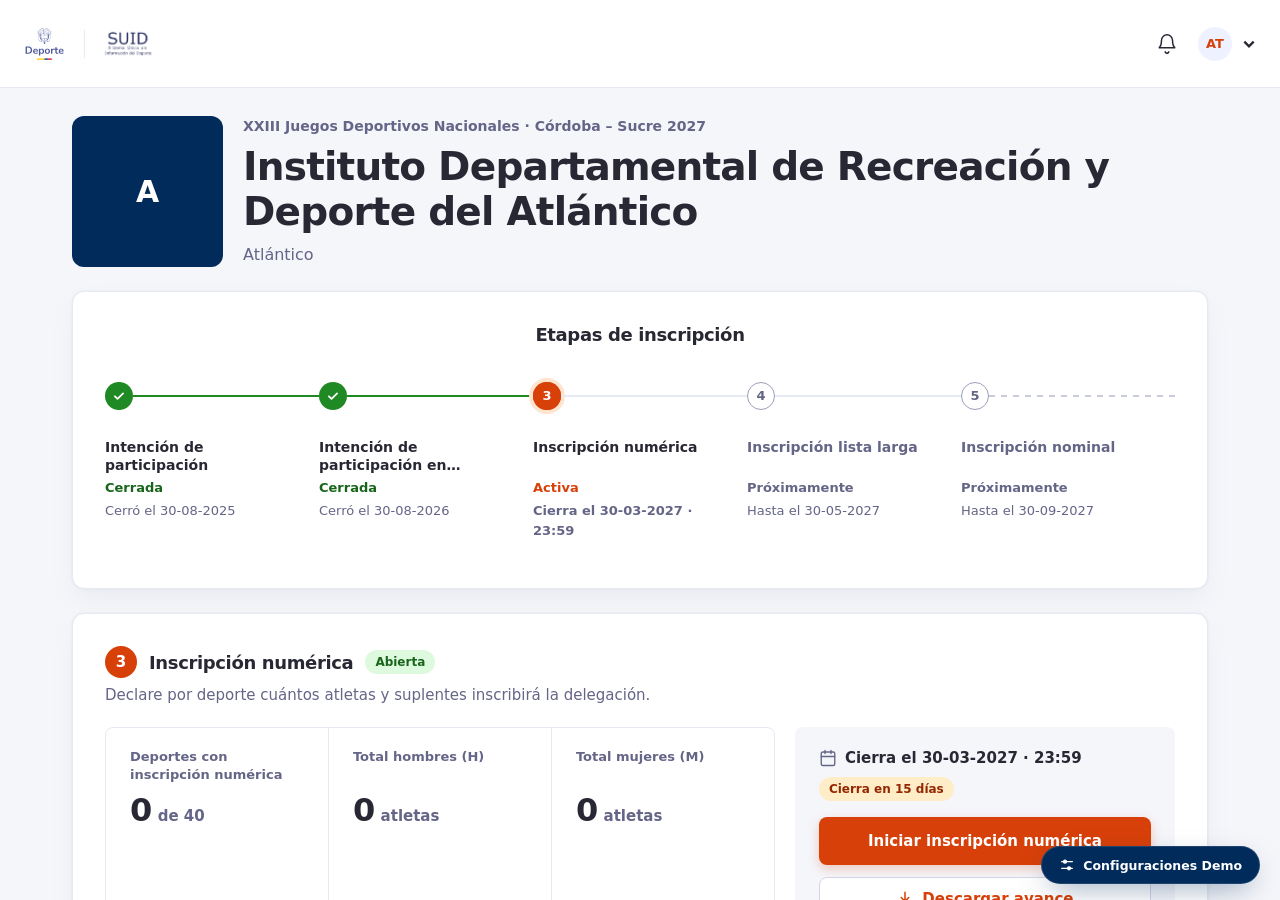
<file: delegado.html>
<!DOCTYPE html>
<html lang="es">
<head>
<meta charset="utf-8">
<meta name="viewport" content="width=device-width, initial-scale=1">
<title>Delegado — Inscripción numérica</title>

<link rel="preconnect" href="https://fonts.googleapis.com">
<link rel="preconnect" href="https://fonts.gstatic.com" crossorigin>
<link href="https://fonts.googleapis.com/css2?family=Google+Sans:wght@400;500;600;700&family=Google+Sans+Code:wght@400;500;600&display=swap" rel="stylesheet">

<link rel="stylesheet" href="shared/tokens.css?v=0.1.0">
<link rel="stylesheet" href="shared/shell.css?v=0.1.0">
<link rel="stylesheet" href="shared/components.css?v=0.1.0">
<link rel="stylesheet" href="shared/inscnum.css?v=0.1.0">
</head>
<body>

<div class="shell">
  <div class="main">
    <header class="top-header" id="topHeader"></header>
    <div class="page" id="page">
      <div class="page-inner" id="stage"></div>
    </div>
  </div>
</div>

<script src="shared/config-demo.js?v=0.1.0"></script>
<script src="shared/sidebar.js?v=0.1.0"></script>
<script>InscNum.bootRole('delegado');</script>
<script src="shared/hu-data.js?v=0.1.0"></script>
<script src="shared/hu-launcher.js?v=0.1.0"></script>

</body>
</html>
</file>
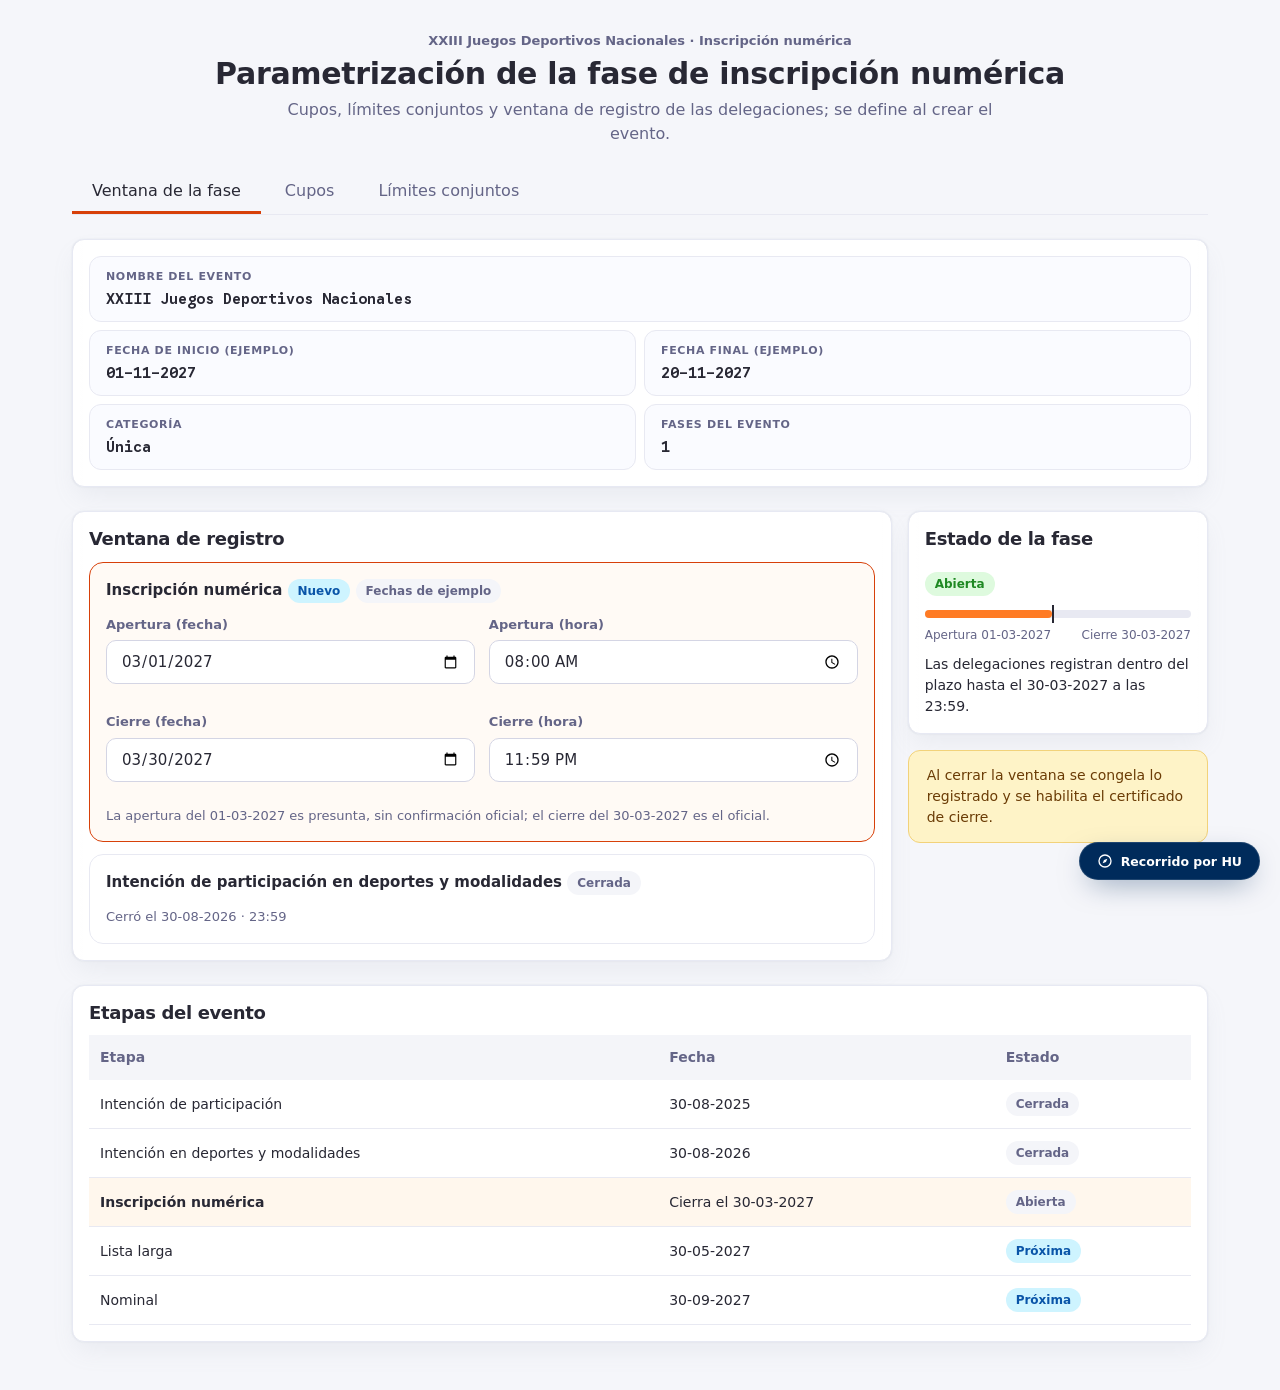
<file: inscripcion-numerica-rol-admin/fase.html>
<!doctype html><html lang="es"><head><meta charset="utf-8"><meta name="viewport" content="width=device-width,initial-scale=1"><title>Fase de inscripción numérica, rol admin</title>
<link rel="stylesheet" href="https://fonts.googleapis.com/css2?family=Google+Sans:wght@400;500;600;700&family=Google+Sans+Code:wght@400;500;600&display=swap">
<style>
/* Prototipo de una sola pantalla, siempre en claro desde el primer pintado (sin tema oscuro ni modo galería). */
:root{--panel:#fff;--fg:#1f2330;--muted:#5d6272;--line:#dcdbd5;--accent:#d74009;--font:'Google Sans',system-ui,-apple-system,'Segoe UI',sans-serif;--font-mono:'Google Sans Code',ui-monospace,SFMono-Regular,Menlo,monospace;color-scheme:light}
*{box-sizing:border-box}
body{margin:0;background:#f5f6fa;color:var(--fg);font-family:var(--font);line-height:1.5}
[hidden]{display:none!important}
.board{display:none}.board.cur{display:block}
.board>.app{min-height:100vh}
/* ---------- Artboard: la app, siempre clara ---------- */
.app{
  --n-050:#fff3e6;--n-100:#ffedc7;--n-500:#ff7b24;--n-600:#f05705;--n-700:#d74009;--n-900:#942700;
  --g-050:#fafbff;--g-100:#f4f5f9;--g-200:#e8e9f2;--g-300:#d4d5e4;--g-500:#9c9ebf;--g-600:#8788ab;--g-700:#646587;--g-900:#282834;
  --ok-100:#defade;--ok-700:#1f8923;--info-100:#cef4ff;--info-700:#0a55a8;--warn-100:#fef3c7;--warn-700:#b45309;--err-100:#ffe5e9;--err-700:#da1630;
  background:#f5f6fa;color:var(--g-900);font-family:'Google Sans',system-ui,-apple-system,'Segoe UI',sans-serif;font-size:14px;position:relative;color-scheme:light;-webkit-font-smoothing:antialiased
}
.app *{font-family:inherit}
.page{max-width:1200px;margin:0 auto;padding:24px 32px 48px;display:flex;flex-direction:column;gap:24px}
.card{border:1px solid #e7e9f3;border-radius:12px;box-shadow:0 0 2px rgba(145,158,171,.2),0 12px 24px -4px rgba(145,158,171,.12);background:#fff;padding:32px;overflow-x:auto}
.page>*{min-width:0}
.info{margin-top:28px;background:var(--g-100);border-radius:16px;display:grid;grid-template-columns:1fr 1fr;padding:22px 0;text-align:center}
.info>div+div{border-left:1px solid var(--g-300)}
.info small{display:block;color:var(--g-700);font-size:14px;margin-bottom:6px}
.info b{font-weight:600;font-size:16px}
.card-h{display:flex;align-items:center;justify-content:space-between;gap:12px 16px;margin-bottom:20px;flex-wrap:wrap}
.card-h h2{font-size:18px;line-height:1.2;font-weight:600;letter-spacing:-.02em;margin:0}
.search{display:flex;align-items:center;gap:10px;border:1px solid var(--g-700);border-radius:99px;height:42px;padding:0 16px;min-width:230px;color:var(--g-700);font-size:13px}
.search svg{width:18px;height:18px;stroke:var(--g-900);fill:none;stroke-width:1.8}
.pager{display:flex;align-items:center;gap:10px;color:var(--g-700);font-size:14px}
.pager .box{border:1px solid var(--g-700);border-radius:8px;height:42px;width:62px;display:grid;place-items:center;color:var(--g-900)}
.pager svg{width:16px;height:16px;fill:none;stroke-width:2}
.tbl{width:100%;border-collapse:separate;border-spacing:0}
.tbl th{background:var(--g-100);text-align:left;font-weight:600;color:var(--g-700);font-size:14px;padding:18px 11px;white-space:nowrap}
.tbl th:first-child{border-radius:14px 0 0 14px}.tbl th:last-child{border-radius:0 14px 14px 0}
.tbl td{padding:14px 11px;border-bottom:1px solid var(--g-200);font-size:15px;vertical-align:middle}
.tbl td .sub{display:block;color:var(--g-700);font-size:13px;margin-top:2px}
.tbl td .ev{font-weight:600;font-size:17px}
/* Header de página: contexto, título con acción, subtítulo y pestañas (solo en las pantallas hermanas). */
.ph{display:flex;flex-direction:column;gap:6px;min-width:0}
.ph :focus-visible{outline:2px solid var(--n-700);outline-offset:2px;border-radius:6px}
.ph-back{align-self:flex-start;display:inline-flex;align-items:center;gap:6px;min-height:44px;margin:-8px 0 -4px -10px;padding:0 10px;color:var(--n-700);font-weight:600;font-size:15px;text-decoration:none}
.ph-back:hover{text-decoration:underline}
.ph-card{display:flex;flex-direction:column;gap:6px;align-items:center;text-align:center;padding:8px 0 0}
.ph-card .ph-row{justify-content:center}.ph-card .ph-sub{margin-inline:auto}
.ph-ctx{margin:0;font-size:13px;font-weight:600;line-height:1.4;color:var(--g-700)}
.ph-lead{margin:16px 0 0;color:var(--g-700);font-size:15px;max-width:720px}
.ph-row{display:flex;align-items:center;justify-content:space-between;gap:12px 24px;flex-wrap:wrap;min-width:0}
.ph h1{flex:1 1 360px;min-width:0;margin:0;font-size:30px;line-height:1.2;font-weight:700;letter-spacing:-.01em}
.ph-act{display:flex;gap:10px;flex-wrap:wrap}
.ph-act .btn{min-height:44px}
.ph-sub{margin:0;color:var(--g-700);font-size:16px;max-width:720px}
/* Las pestañas y el texto de cada vista van sueltos, debajo de la card del título. */
.ph-air{margin:0}
/* Título suelto a la izquierda y los chips de filtro a la derecha, sobre la card de la tabla. */
.card.mm{width:100%;max-width:760px;margin-block:auto;background:#fff;overflow-y:auto;max-height:calc(100vh - 48px)}
.card-h{position:relative}.mm-x{all:unset;box-sizing:border-box;margin-left:auto;width:32px;height:32px;display:grid;place-items:center;border-radius:8px;cursor:pointer;font-size:24px;line-height:1;color:var(--g-700)}.mm-x:hover{background:var(--g-100)}.mm-x:focus-visible{outline:2px solid var(--n-700);outline-offset:1px}
.a1-tb{margin-bottom:20px}.gt{white-space:nowrap}.gt b{font-weight:600;color:var(--g-700)}.gtabs{display:flex;gap:8px;flex-wrap:wrap}.gtabs button{font:inherit;font-size:14px;border:1px solid var(--g-300);background:#fff;border-radius:99px;padding:7px 16px;cursor:pointer;color:var(--g-700);min-height:36px}.gtabs button[aria-selected=true]{border-color:var(--n-700);color:var(--g-900);font-weight:600}.gtabs button.bad{border-color:var(--err-700)}.gtabs button:focus-visible{outline:2px solid var(--n-700);outline-offset:2px}
.card.flush{padding:0;overflow:clip!important;background:#fff}
.sec-row{display:flex;justify-content:space-between;align-items:center;gap:12px 24px;flex-wrap:wrap;margin-bottom:-8px}
/* El texto de la vista a la izquierda y su acción a la derecha, bajo las pestañas. */
.ph-leadrow{display:flex;align-items:center;justify-content:space-between;gap:12px 24px;flex-wrap:wrap;margin:8px 0}
@media (max-width:640px){.ph h1{font-size:24px;flex-basis:100%}.ph-act{width:100%}.ph-act .btn{flex:1;justify-content:center}.ph-sub{font-size:15px}}
.seg button.on{border-color:var(--n-700);color:var(--g-900);background:#fff}
.seg.sm button{padding:9px 20px;font-size:15px}
.toolbar{display:flex;align-items:center;gap:12px;flex-wrap:wrap}
.toolbar .search{width:380px;border-color:var(--g-700)}
.toolbar .sp{flex:1}
.btn{border-radius:99px;height:50px;padding:0 26px;font-size:16px;font-weight:600;cursor:pointer;display:inline-flex;align-items:center;gap:8px;border:1px solid transparent;white-space:nowrap}
.btn svg{width:18px;height:18px;stroke:currentColor;fill:none;stroke-width:1.8}
.btn.pend{box-shadow:0 0 0 3px #f5b73d}.btn.pend::after{content:' · sin guardar';font-weight:400}
.btn.pri{background:var(--n-700);color:#fff}.btn.pri:hover{background:var(--n-900)}
.btn.sec{background:#fff;color:var(--n-700);border-color:var(--g-300)}
.btn.ter{background:none;color:var(--n-700);padding:0 12px;height:36px;font-size:15px}
.btn.ter.dis{color:var(--g-500)}
.btn.dng{background:var(--err-700);color:#fff}
.btn.sm{height:40px;font-size:14px;padding:0 20px}
.btn[disabled]{opacity:.5;cursor:not-allowed}
.closed-n{border:1px solid #f2d27a;background:var(--warn-100);color:#6b3c06;border-radius:12px;padding:14px 18px;display:flex;flex-direction:column;gap:2px}
.closed-n b{font-weight:700}
.modal-bg{position:fixed;inset:0;background:rgba(40,40,52,.45);display:flex;align-items:center;justify-content:center;padding:24px}
.modal{background:#fff;border-radius:20px;padding:28px;width:480px;max-width:100%;box-shadow:0 24px 60px rgba(0,0,0,.25)}
.modal h3{margin:0 0 6px;font-size:22px;font-weight:700}.modal p{margin:0 0 18px;color:var(--g-700);font-size:15px}
.modal .foot{display:flex;justify-content:flex-end;gap:10px;margin-top:22px}
.fld{margin-bottom:14px}.fld label{display:block;font-size:13px;font-weight:600;color:var(--g-700);margin-bottom:6px}
.fld div{border:1px solid var(--g-300);border-radius:10px;height:44px;display:flex;align-items:center;padding:0 14px;color:var(--g-500);font-size:15px}
.fld div.val{color:var(--g-900)}
.toast{position:fixed;right:24px;top:24px;background:#fff;border:1px solid var(--g-200);border-left:5px solid #28bf2d;border-radius:12px;padding:14px 18px;box-shadow:0 10px 30px rgba(0,0,0,.14);min-width:300px}
.toast.err{border-left-color:var(--err-700)}.toast b{display:block;font-size:15px}.toast span{font-size:13px;color:var(--g-700)}
.empty{text-align:center;padding:60px 20px;color:var(--g-700)}
.empty b{display:block;font-size:20px;color:var(--g-900);margin-bottom:6px}
.sel-sum{border:1px solid var(--g-200);border-radius:12px;max-height:200px;overflow:auto;margin-bottom:6px}
.sel-sum div{padding:10px 14px;border-bottom:1px solid var(--g-200);font-size:14px}.sel-sum div:last-child{border:0}
.sel-sum em{font-style:normal;color:var(--g-700)}
.dim{color:var(--g-500)}
.tabs{display:flex;flex-wrap:nowrap;gap:4px;border-bottom:1px solid var(--g-200);overflow-x:auto;scrollbar-width:none}
.tabs::-webkit-scrollbar{display:none}
.tabs button{flex:0 0 auto;white-space:nowrap;min-height:44px;font:inherit;font-size:16px;font-weight:500;color:var(--g-700);background:none;border:0;border-bottom:3px solid transparent;padding:8px 20px;cursor:pointer;position:relative}
.tabs button:focus-visible{outline-offset:-3px}
.tabs button.on{color:var(--g-900);border-bottom-color:var(--n-700)}
/* Filtros de A1 en una fila: el buscador toma el sobrante y los selectores van a su ancho. */
@media(min-width:900px){#a1-app .toolbar{flex-wrap:nowrap}#a1-app .toolbar .sel{flex:0 0 auto;min-width:0;max-width:170px;text-overflow:ellipsis}#a1-app .toolbar .search{flex:1 1 auto;min-width:200px}}
/* Selectores con flecha propia, a 12 px del borde derecho. */
#a1-app .toolbar select.sel{appearance:none;-webkit-appearance:none;padding-right:36px;background:#fff url("data:image/svg+xml,%3Csvg xmlns='http://www.w3.org/2000/svg' width='12' height='12' viewBox='0 0 12 12' fill='none' stroke='%23282834' stroke-width='1.8' stroke-linecap='round' stroke-linejoin='round'%3E%3Cpath d='M2 4l4 4 4-4'/%3E%3C/svg%3E") no-repeat right 12px center}
.sel{border:1px solid var(--g-300);border-radius:99px;height:42px;padding:0 14px;font-size:14px;background:#fff;color:var(--g-900)}
.tbl.c td,.tbl.c th{padding:12px 11px;font-size:14px}
/* Cabecera fija: al pegarse lleva detrás una banda fija de borde a borde del viewport, que proyecta la sombra. */
.tbl.c thead th{position:sticky;top:0;z-index:5;border-radius:0}
.tbl.c.is-pin thead th:first-child::before{content:'';position:fixed;left:0;right:0;top:0;height:var(--ph,52px);z-index:-1;background:var(--g-100);box-shadow:0 10px 12px -10px rgba(40,40,52,.32)}
@media(min-width:1160px){.card:has(>.tbl.c){overflow:visible;background:#fff}}
.tbl tr.hl td{background:#fff7ed}
/* A5: cards con 16px de padding y separaciones internas acordes; A1/A4 conservan el suyo. */
#a5-app .card{padding:16px}
#a5-app .card-h{margin-bottom:12px}
#a5-app .ficha{margin:0;gap:8px}
#a5-app .ini-row,#a5-app .ini-col{gap:16px}
#a5-app .wiz .win+.win{margin-top:12px!important}
/* A4: «Editar límite» en una línea; la tabla scrollea dentro de su card solo si no cabe. */
#a4-limites .tbl .lk{white-space:nowrap}
#a4-limites .tbl td:last-child{width:1%;white-space:nowrap}
/* A1: «Editar cupo» sin saltos, Notas con ancho fijo y cebra por modalidad. */
#a1-card .tbl .lk{white-space:nowrap}
#a1-card .tbl{table-layout:fixed;min-width:1040px}#a1-card .tbl th{white-space:normal}
#a1-card .tbl th:nth-child(1){width:130px}#a1-card .tbl th:nth-child(2){width:130px}#a1-card .tbl th:nth-child(3){width:170px}#a1-card .tbl th:nth-child(4){width:90px}#a1-card .tbl th:nth-child(5){width:110px}#a1-card .tbl th:nth-child(6){width:300px}#a1-card .tbl th:nth-child(7){width:110px}
#a1-b tr:nth-child(even)>td{background:var(--g-100)}#a1-b tr.hl>td{background:#fff7ed}
.tbl td.num,.tbl th.num{text-align:right}
.badge{display:inline-block;font-size:12px;font-weight:600;border-radius:99px;padding:3px 10px;background:var(--g-100);color:var(--g-700)}
.badge.mx{background:#efe6ff;color:#4b2a99}.badge.ok{background:var(--ok-100);color:var(--ok-700)}.badge.er{background:var(--err-100);color:var(--err-700)}.badge.wa{background:var(--warn-100);color:var(--warn-700)}.badge.inf{background:var(--info-100);color:var(--info-700)}
.lk{color:var(--n-700);font-weight:600;font-size:14px;background:none;border:0;cursor:pointer;padding:0}
.in{border:1px solid var(--g-300);border-radius:10px;height:44px;padding:0 14px;font-size:15px;color:var(--g-900);background:#fff;width:100%;font-family:inherit}
.in.bad{border-color:var(--err-700)}.in[readonly]{background:var(--g-100);color:var(--g-700)}
.fl{margin-bottom:14px}.fl>label{display:block;font-size:13px;font-weight:600;color:var(--g-700);margin-bottom:6px}
.fl small{display:block;font-size:12px;color:var(--g-700);margin-top:4px}.fl small.e{color:var(--err-700)}
/* Editar cupo: Hombres y Mujeres a la vez, en grilla que apila sola en ancho angosto. */
.gx{display:grid;grid-template-columns:repeat(2,minmax(0,1fr));gap:0 14px}.gx.n1{grid-template-columns:minmax(0,1fr)}.gx.n3{grid-template-columns:repeat(3,minmax(0,1fr))}@media(max-width:560px){.gx.n3{grid-template-columns:repeat(2,minmax(0,1fr))}}.gx .fl{min-width:0;margin-bottom:10px}.gx .gc.all{grid-column:1/-1}
.blk{border-top:1px solid #e7e9f3;padding:16px 0 4px;margin:0;min-width:0}.blk h4{margin:0 0 12px;font-size:15px;font-weight:600}.blk .bh{margin:-6px 0 12px;font-size:13px;color:var(--g-700)}.gx.rmm .fl{margin-bottom:14px}@media(max-width:480px){.gx.rmm{grid-template-columns:minmax(0,1fr)}}.in.warn{border-color:#f2d27a;background:var(--warn-100)}.fl small.w{color:#6b3c06}
.blk .tp{margin:-2px 0 12px;font-size:13px;color:var(--g-700)}
.fl small.cap{color:var(--g-700)}.in.tot{display:flex;align-items:center;font-weight:600;background:var(--g-100)}
.armc{display:flex;flex-wrap:wrap;gap:8px;margin:0 0 10px}.armc span{font-size:13px;border:1px solid var(--g-300);border-radius:99px;padding:5px 12px;color:var(--g-700);background:#fff}.armc span.on{border-color:var(--n-700);color:var(--g-900);font-weight:600}
#a3-m .foot{flex-wrap:wrap}#a3-m .foot .msg{flex:1 1 100%;margin-right:0!important}
.g2{display:grid;grid-template-columns:1fr 1fr;gap:14px}.g3{display:grid;grid-template-columns:1fr 1fr 1fr;gap:14px}
.modal.w{width:640px}.modal.w2{width:560px}
.modal-bg{z-index:50;align-items:flex-start;overflow:auto}
.modal{margin-block:auto}
/* Editar cupo: alto máx. 90vh, scroll interno y encabezado fijo. */
#a3-m{max-height:90vh;overflow-y:auto;padding-top:0}
#a3-m .ed-h{position:sticky;top:0;z-index:3;background:#fff;margin:0 -28px 12px;padding:24px 28px 12px;border-bottom:1px solid #e7e9f3}
#a3-m .ed-h h3{margin:0 0 6px}#a3-m .ed-h p{margin:0}
@media(max-width:560px){#a3-m .ed-h{margin:0 -16px 12px;padding:20px 16px 12px}}
.ck{display:flex;gap:10px;align-items:center;font-size:14px;cursor:pointer}.ck input{width:18px;height:18px;accent-color:#d74009}
.steps{display:flex;gap:0;margin-bottom:22px}
.steps div{flex:1;display:flex;align-items:center;gap:10px;font-size:14px;color:var(--g-700);font-weight:500}
.steps div:not(:last-child):after{content:"";flex:1;height:2px;background:var(--g-200);margin-inline:12px}
.steps b{width:30px;height:30px;border-radius:50%;border:2px solid var(--g-300);display:grid;place-items:center;font-size:13px}
.steps .on{color:var(--g-900)}.steps .on b{background:var(--n-700);border-color:var(--n-700);color:#fff}
.steps .dn b{background:var(--ok-700);border-color:var(--ok-700);color:#fff}
.drop{border:2px dashed var(--g-300);border-radius:16px;padding:40px 20px;text-align:center;color:var(--g-700);background:var(--g-050)}
.drop b{display:block;color:var(--g-900);font-size:17px;margin-bottom:4px}
.file{display:flex;gap:12px;align-items:center;border:1px solid var(--g-200);border-radius:12px;padding:12px 16px;margin-top:12px}
.file .bd{width:36px;height:36px;border-radius:8px;background:var(--ok-100);color:var(--ok-700);font-size:11px;font-weight:700;display:grid;place-items:center}
.sum{display:grid;grid-template-columns:repeat(3,1fr);gap:1px;background:#e7e9f3;border:1px solid #e7e9f3;border-radius:8px;overflow:hidden;margin-bottom:16px}
.sum.s4{grid-template-columns:repeat(4,1fr)}
.sum div{background:#fff;padding:20px 24px}.sum b{display:block;font-size:32px;line-height:1;font-weight:700;letter-spacing:-.02em;margin-bottom:8px}.sum span{font-size:13px;font-weight:600;color:var(--g-700)}
.sum .e b{color:var(--err-700)}.sum .v b{color:var(--ok-700)}
.msg{color:var(--err-700);font-size:13px}
.okbox{border:1px solid #a9e3ac;background:var(--ok-100);border-radius:14px;padding:20px 22px;color:#124515}
.okbox b{display:block;font-size:18px;margin-bottom:4px}
.chips{display:flex;gap:8px;flex-wrap:wrap}.chips button{font:inherit;font-size:13px;border:1px solid var(--g-300);background:#fff;border-radius:99px;padding:6px 14px;cursor:pointer;color:var(--g-700)}
.chips button.on{border-color:var(--n-700);color:var(--g-900);font-weight:600}
.bar{display:flex;justify-content:space-between;align-items:center;gap:12px;flex-wrap:wrap}
.comp{background:#fff}
.comp .r{display:grid;grid-template-columns:200px 1fr 1fr;gap:12px;align-items:center;margin-bottom:12px}
.comp .r span.l{font-weight:600;font-size:14px}.comp .r label{font-size:12px;color:var(--g-700);display:block;margin-bottom:3px}
.comp .tot{font-size:14px;color:var(--g-700);padding-top:8px;border-top:1px solid var(--g-200)}.comp .tot b{color:var(--g-900)}
tr.sel-r td{background:#fff7ed}tr[data-m]{cursor:pointer}
.ficha{margin:0 0 14px;display:grid;grid-template-columns:repeat(2,minmax(0,1fr));gap:10px}
.ficha .fi{background:var(--g-050);border:1px solid var(--g-200);border-radius:12px;padding:12px 16px;min-width:0}
.ficha .fi-w{grid-column:1/-1}
.ficha dt{font-size:11px;font-weight:700;letter-spacing:.06em;text-transform:uppercase;color:var(--g-700)}
.ficha dd{margin:4px 0 0;font:600 15px/1.3 var(--font-mono);color:var(--g-900)}
.wiz{width:100%}
.wiz .sec{font-size:12px;letter-spacing:.08em;font-weight:700;color:var(--g-700);margin:22px 0 10px;padding-top:18px;border-top:1px solid var(--g-200)}
.win{border:1px solid var(--g-200);border-radius:14px;padding:16px;background:#fff}
.win h4{margin:0 0 12px;font-size:15px}
.win.new{border-color:var(--n-700);background:#fffaf5}
.prev{background:#fff}
.tl{position:relative;height:8px;border-radius:99px;background:var(--g-200);margin:14px 0 8px}
.tl i{position:absolute;top:0;height:8px;border-radius:99px;background:var(--n-500)}
.tl u{position:absolute;top:-5px;width:2px;height:18px;background:var(--g-900);text-decoration:none}
.lg{display:flex;justify-content:space-between;font-size:12px;color:var(--g-700)}
.a6r{list-style:none;margin:0 0 4px;padding:0;display:grid;grid-template-columns:repeat(auto-fit,minmax(230px,1fr));gap:12px}.a6r li{border:1px solid var(--g-200);border-radius:12px;padding:12px 14px;background:var(--g-050);font-size:14px}.a6r b{display:block;margin-bottom:4px;color:var(--g-900)}.a6r span{color:var(--g-700)}
.warnb{border:1px solid #f2d27a;background:var(--warn-100);color:#6b3c06;border-radius:12px;padding:14px 18px;font-size:14px}
.ul{margin:0;padding:0;list-style:none;border:1px solid var(--g-200);border-radius:12px}
.ul li{display:flex;justify-content:space-between;padding:10px 14px;border-bottom:1px solid var(--g-200);font-size:14px}.ul li:last-child{border:0}
.mini{font-size:13px;color:var(--g-700)}
.tbl td .sub{max-width:340px}
.tbl td .badge{white-space:nowrap}
#pbar{position:fixed;top:16px;right:16px;z-index:30;font-size:13px}
#pbar .sim-panel{width:min(320px,calc(100vw - 32px));background:var(--panel);border:1px solid var(--line);border-radius:14px;padding:12px 14px;box-shadow:0 12px 32px rgba(0,0,0,.18);display:grid;gap:12px}
#pbar .sim-hd{display:flex;align-items:center;justify-content:space-between;font-weight:600;font-size:14px}
#pbar .sim-x{font:inherit;font-size:13px;min-height:44px;padding:0 12px;color:var(--n-700);background:none;border:0;cursor:pointer;font-weight:600}
#pbar .sim-cap{font-size:11px;letter-spacing:.06em;text-transform:uppercase;color:var(--muted);font-weight:600;margin-bottom:6px}
.ptoast{position:fixed;bottom:24px;left:50%;transform:translateX(-50%);z-index:40;background:#fff;color:#282834;border:1px solid #e8e9f2;border-left:5px solid #28bf2d;border-radius:12px;padding:12px 16px;box-shadow:0 10px 30px rgba(0,0,0,.14);font-size:14px;max-width:340px}
/* Patrones del rol delegado: KPIs en rejilla con divisores, avisos y filas de cards. */
.ini-k{margin:0;font-size:18px;line-height:1.2;font-weight:600;color:#282834;letter-spacing:-.02em}
.ini-row{display:flex;flex-wrap:wrap;gap:24px;align-items:flex-start}
.ini-row>.card,.ini-row>.ini-col{min-width:0}
.ini-col{display:flex;flex-direction:column;gap:24px}
.ini-dl{margin:0;display:grid;grid-template-columns:repeat(3,minmax(0,1fr));gap:1px;background:#e7e9f3;border:1px solid #e7e9f3;border-radius:8px;overflow:hidden}
.ini-dl>div{background:#fff;padding:20px 24px;display:flex;flex-direction:column;gap:10px;min-width:0}
.ini-dl dt{font-size:13px;font-weight:600;color:#646587}
.ini-dl dd{margin:0;display:flex;flex-direction:column;gap:6px}
.ini-v{display:flex;align-items:baseline;gap:6px;font-size:15px;font-weight:600;color:#646587;flex-wrap:wrap}
.ini-v b{font-size:32px;line-height:1;font-weight:700;letter-spacing:-.02em;color:#282834}
.ini-dl .lk{font-size:15px;text-align:left}
/* Resumen del catálogo: título y detalle a la izquierda, valor a la derecha. */
#a1-sum .kpi1 dl>div{display:grid;grid-template-columns:minmax(0,1fr) auto;grid-template-rows:auto 1fr;grid-template-areas:'t t' 'd v';align-items:end;column-gap:16px;row-gap:12px;min-height:110px}
#a1-sum dt{grid-area:t;align-self:start}
#a1-sum{grid-template-columns:repeat(3,minmax(0,1fr))}
@media(max-width:900px){#a1-sum{grid-template-columns:repeat(2,minmax(0,1fr))}}@media(max-width:560px){#a1-sum{grid-template-columns:minmax(0,1fr)}}
.kpis{display:grid;grid-template-columns:repeat(3,minmax(0,1fr));gap:16px}
.kpi1{padding:0;overflow:hidden;background:#fff}
.kpi1 .ini-dl{display:block;border:0;background:none;border-radius:0}.kpi1 .ini-dl>div{height:100%}
@media(max-width:900px){.kpis{grid-template-columns:repeat(2,minmax(0,1fr))}}@media(max-width:560px){.kpis{grid-template-columns:minmax(0,1fr)}}
#a1-sum dd,#a1-sum .ini-v{display:contents}
#a1-sum .ini-v>b{grid-area:v;justify-self:end;align-self:end}
.pre-n{border:1px solid #9fc9ee;background:var(--info-100);color:#073a7a;border-radius:12px;padding:14px 18px}
.card-h .lk{font-size:15px}
.steps-c{padding-block:20px}.steps-c .steps{margin:0}
.stack{display:flex;flex-direction:column;gap:24px;min-width:0}
/* Móvil: la página no desborda; lo ancho scrollea dentro de su caja y el resto se apila. */
.card,.wiz,.sel-sum,.win,.comp,.prev{max-width:100%;min-width:0}
.card,.wiz,.sel-sum{background:linear-gradient(to right,#fff 30%,rgba(255,255,255,0)) left/24px 100% no-repeat local,linear-gradient(to left,#fff 30%,rgba(255,255,255,0)) right/24px 100% no-repeat local,linear-gradient(to right,rgba(40,40,52,.14),rgba(40,40,52,0)) left/10px 100% no-repeat scroll,linear-gradient(to left,rgba(40,40,52,.14),rgba(40,40,52,0)) right/10px 100% no-repeat scroll #fff}
.modal{max-width:100%}.modal-bg{max-width:100vw}
@media (max-width:640px){
 .page{padding:16px 16px 32px;gap:20px}
 .ph-card{padding:20px}.ini-dl,.sum,.sum.s4{grid-template-columns:1fr}
 .card{padding:20px 16px}.modal{padding:20px 16px}
 .g2,.g3,.info{grid-template-columns:1fr}.info>div+div{border-left:0;border-top:1px solid var(--g-300);padding-top:14px;margin-top:14px}
 .steps{flex-wrap:wrap;gap:10px 16px}.steps div{flex:0 1 auto}.steps div:not(:last-child):after{display:none}
 .comp .r{grid-template-columns:1fr 1fr}.comp .r span.l{grid-column:1/-1}
 .toolbar .search,.toolbar .sel,.search{width:100%!important;min-width:0}.toolbar .sel{flex:1 1 100%}
 .card-h,.bar{align-items:flex-start}
 .ptoast,.toast{max-width:calc(100vw - 32px);min-width:0;left:16px;right:16px;transform:none}
}
</style>
</head><body>
<script src="../shared/config-demo.js?v=0.1.0"></script>
<script src="../shared/datos-inscnum.js"></script>
<script src="../shared/datos-consolidado.js"></script>
<script src="../shared/limites-conjuntos.js?v=0.1.0"></script>
<main>
<div class="board cur" id="a1" data-board><div class="app" id="a1-app"></div></div>
<div class="board" id="a2" data-board><div class="app" id="a2-app"></div></div>
<div class="board" id="a3" data-board><div class="app" id="a3-app"></div></div>
<div class="board" id="a4" data-board><div class="app" id="a4-app"></div></div>
<div class="board" id="a5" data-board><div class="app" id="a5-app"></div></div>
<div class="board" id="a6" data-board><div class="app" id="a6-app"></div></div>
</main>
<script>
(function(){
var $=function(s,r){return (r||document).querySelector(s)};
var $$=function(s,r){return Array.prototype.slice.call((r||document).querySelectorAll(s))};
var SEARCH='<svg viewBox="0 0 24 24"><circle cx="11" cy="11" r="7"/><path d="M20 20l-4-4"/></svg>';
/* Header único de las 6 pantallas. o: {title, sub, actions, tab:'a1'|'a4'|'a5' (pestañas), back (enlace a Cupos)}. */
var CTX='XXIII Juegos Deportivos Nacionales · Inscripción numérica',TABS=[['a5','Ventana de la fase'],['a1','Cupos'],['a4','Límites conjuntos']];
/* Con pestañas, el título y la bajada no cambian entre vistas; lo propio de cada una va como texto bajo las pestañas. */
var HTIT='Parametrización de la fase de inscripción numérica',HSUB='Cupos, límites conjuntos y ventana de registro de las delegaciones; se define al crear el evento.';
function header(o){
 var fijo=!!o.tab;
 var tabs=o.tab?'<div class="tabs" role="tablist" aria-label="Secciones de la fase">'+TABS.map(function(t){var on=t[0]===o.tab;return '<button type="button" role="tab" data-go="'+t[0]+'" aria-selected="'+on+'" tabindex="'+(on?0:-1)+'"'+(on?' class="on"':'')+'>'+t[1]+'</button>'}).join('')+'</div>':'';
 return '<header class="ph">'+(o.back?'<a class="ph-back" href="#a1" data-go="a1"><span aria-hidden="true">‹</span> Volver a Cupos</a>':'')+
 '<div class="ph-card"><p class="ph-ctx">'+CTX+'</p><div class="ph-row"><h1>'+(fijo?HTIT:o.title)+'</h1>'+(!fijo&&o.actions?'<div class="ph-act">'+o.actions+'</div>':'')+'</div>'+
 '<p class="ph-sub">'+(fijo?HSUB:(o.sub||''))+'</p></div></header>'+tabs+
 (fijo&&(o.sub||o.actions)?'<div class="ph-leadrow">'+(o.sub?'<p class="ph-lead ph-air">'+o.sub+'</p>':'<span></span>')+(o.actions?'<div class="ph-act">'+o.actions+'</div>':'')+'</div>':'')}
function a1Head(){return header({title:'Cupos por deporte, modalidad y género',sub:'Máximo de atletas y de suplentes que cada delegación puede registrar, de acuerdo con las reglas oficiales de cada deporte.',actions:'<button type="button" class="btn pri" data-go="a2">Importar desde Excel</button>',tab:'a1'})}

/* ---------- Datos reales y estado de la sesión ---------- */
var DATA=window.INSCNUM_DATA,CON=window.INSCNUM_CONSOLIDADO;
function norm(s){return String(s).normalize('NFD').replace(/[̀-ͯ]/g,'').toLowerCase().replace(/[^a-z0-9]/g,'')}
function clone(o){return JSON.parse(JSON.stringify(o))}
function esc(s){return String(s).replace(/[&<>"]/g,function(c){return {'&':'&amp;','<':'&lt;','>':'&gt;','"':'&quot;'}[c]})}
function pl(n,a,b){return n+' '+(n===1?a:b)}
/* Las hojas vienen en mayúsculas y sin tildes; las tildes se recuperan de los nombres de V3, el resto queda como está. */
var ACC={};
DATA.mapaNombres.forEach(function(m){(m.deporte+' '+m.modalidad).split(/[^A-Za-zÁÉÍÓÚÜÑáéíóúüñ0-9]+/).forEach(function(w){if(w&&/[áéíóúü]/i.test(w))ACC[norm(w)]=w.toLowerCase()})});
var SMALL={de:1,del:1,con:1,la:1,el:1,y:1,a:1,en:1};
function nice(s){var first=true;return String(s).replace(/[A-Za-zÁÉÍÓÚÜÑáéíóúüñ0-9]+/g,function(t){
 var o,lw=t.toLowerCase(),has=t!==t.toUpperCase();
 if(has){var w=ACC[norm(lw)];o=(w&&w!==lw)?t.charAt(0)+w.slice(1):t}
 else if(!first&&SMALL[lw])o=lw;
 else if(/^\d/.test(t))o=lw;
 else if(t.length<=3)o=t;
 else{var w2=ACC[norm(t)]||lw;o=w2.charAt(0).toUpperCase()+w2.slice(1)}
 first=false;return o})}
function two(n){return (n<10?'0':'')+n}
function stamp(){var d=new Date();return two(d.getDate())+'-'+two(d.getMonth()+1)+'-'+d.getFullYear()+' '+two(d.getHours())+':'+two(d.getMinutes())}
function fdate(iso){var p=iso.split('-');return p[2]+'-'+p[1]+'-'+p[0]}

/* Composición mixta: la hoja la trae como texto («MASC 4 / FEM 8 + 1 suplente…»); se parte en campos editables. */
function parseCmp(t){var c={M:[null,null],F:[null,null],A:0,Ag:/cualquier g/i.test(t),T:null},
 m=/MASC\s*(\d+)/i.exec(t),f=/FEM\s*(\d+)/i.exec(t),s=/\+\s*(\d+)\s*suplentes?/i.exec(t),tt=/^\s*(\d+)\s*;/.exec(t),mx=/m[aá]x(?:imo)?\.?\s*(\d+)\s*hombres/i.exec(t);
 if(m)c.M=[+m[1],+m[1]];if(f)c.F=[+f[1],+f[1]];if(s)c.A=+s[1];if(tt)c.T=+tt[1];if(mx)c.M=[null,+mx[1]];return c}
function partG(l,w,v){if(v[1]==null)return '';if(v[0]!=null&&v[0]===v[1])return v[1]+' '+l;if(v[0])return v[0]+'–'+v[1]+' '+l;return 'máx. '+v[1]+' '+w}
function cmpText(c){var p=[],m=partG('MASC','hombres',c.M),f=partG('FEM','mujeres',c.F),t='';
 if(m)p.push(m);if(f)p.push(f);t=p.join(' + ');
 if(c.T!=null)t=c.T+' en total'+(t?' · '+t:'');
 if(c.A)t+=(t?' + ':'')+c.A+(c.A===1?' suplente':' suplentes')+(c.Ag?' de cualquier género':'');
 return t||'Sin definir'}
function cmpTotal(c){if(c.T!=null)return c.T;if(c.M[1]!=null&&c.F[1]!=null)return c.M[1]+c.F[1];return null}

/* Estado en memoria; se guarda en sessionStorage solo para sobrevivir a una recarga de la pestaña. */
var SKEY='naowee-inscnum-admin-st-v3',ST=null,BYID={};
function freshState(){
 var s={reglas:clone(DATA.reglas),imp:null,log:[['Carga inicial de cupos: '+DATA.reglas.length+' modalidades','Admin de plataforma',fdate(DATA.meta.generado)]]};
 s.reglas.forEach(function(r){r.cmp=r.mixtaComposicion?parseCmp(r.mixtaComposicion):null});return s}
function cmpInstr(r){var e=(r.composicion||[]).filter(function(c){return c.tipo==='mixta'&&c.confirmado&&c.fuente==='MATRIZ'})[0];if(!e)return null;
 var c={M:[null,null],F:[null,null],A:e.reservas||0,Ag:false,T:e.total!=null?e.total:null};if(e.masc!=null)c.M=[e.masc,e.masc];if(e.maxHombres!=null)c.M=[null,e.maxHombres];if(e.fem!=null)c.F=[e.fem,e.fem];return {c:c,cita:e.citaMatriz||''}}
function decorate(){BYID={};ST.reglas.forEach(function(r){var mx=r.cmpOk?null:cmpInstr(r);r.cmpMx=mx&&(!r.cmp||r.cmp.mx||r.mixtaFuente==='MATRIZ')?mx.cita:null;if(mx&&!r.cmp){r.cmp=mx.c;r.cmp.mx=true}r.nombre={d:nice(r.deporte),m:nice(r.modalidad)};r.armas=!!((r.minimo&&r.minimo.maxSuplentesPorArma!=null)||[r.masc,r.fem].some(function(q){return q&&q.nota&&/arma/i.test(q.nota)}));
  /* D14: topes por prueba fuera de la fase; Ecuestre es el único mixto abierto. */
  if(r.topeDelegacion&&r.topeDelegacion.por==='prueba')r.topeDelegacion=null;
  if(/^ecuestre$/i.test(r.deporte)){r.generos.X=true;r.mixtoAbierto=true}
  d19(r);BYID[r.id]=r})}
/* D19: el cupo mixto de la hoja pasa a ser un límite conjunto Hombres + Mujeres; solo Ecuestre conserva Mixto. */
function lcOf(r){var c=r.cmp;if(!c)return {atletas:null,suplentes:null,fuente:null,cita:''};
 var ins=r.cmpMx!=null,b=(window.INSCNUM_LC||{})[r.id];
 /* La base sale de shared/limites-conjuntos.js (fuente única de los tres roles). */
 return {atletas:b?b.a:null,suplentes:b?b.s:null,fuente:b?(ins?'instructivo':'hoja'):null,cita:b?(ins?r.cmpMx:(r.mixtaComposicion||'')):''}}
function d19(r){if(r.d19||r.mixtoAbierto||!r.generos.X)return;
 r.d19=true;r.lc=lcOf(r);r.generos.X=false;
 [['H','masc'],['M','fem']].forEach(function(g){if(r.generos[g[0]])return;r.generos[g[0]]=true;var s=r[g[1]];
  if(s.atletas==null){s.soloLc=true;if(!r.sinCupo)s.sinTope=true;s.nota='Sin cupo propio; habilitado por el límite conjunto.'}})}
function lcDef(r){return !!r.lc&&(r.lc.atletas!=null||r.lc.suplentes!=null)}
function lcLine(r){var l=r.lc;if(!lcDef(r))return '';return (l.atletas!=null?pl(l.atletas,'atleta','atletas'):'')+(l.suplentes!=null?(l.atletas!=null?' + ':'')+pl(l.suplentes,'suplente','suplentes'):'')}
/* El límite queda por debajo del cupo de un género: ese cupo no se puede completar. */
function lcRev(r){if(!r.lc||r.lc.atletas==null)return false;var m=Math.max(r.generos.H&&r.masc.atletas!=null?r.masc.atletas:0,r.generos.M&&r.fem.atletas!=null?r.fem.atletas:0);return m>r.lc.atletas}
function save(){try{sessionStorage.setItem(SKEY,JSON.stringify(ST))}catch(_){}}
function loadState(){try{var j=sessionStorage.getItem(SKEY);if(j){var s=JSON.parse(j);if(s&&s.reglas&&s.reglas.length===DATA.reglas.length)return s}}catch(_){}return null}
ST=loadState()||freshState();decorate();
function resetState(){ST=freshState();decorate();try{sessionStorage.removeItem(SKEY)}catch(_){}}
function logIt(t,nd){ST.log.unshift([t,'Tú (admin de plataforma)',stamp(),nd==null?null:nd]);save()}

/* Declaraciones reales de las delegaciones (V3) por modalidad de la hoja y género. */
var DECL={},PAIRS={},SXL={H:'Hombres',M:'Mujeres',X:'Mixto'};
CON.filas.forEach(function(f){var k=f[1]+'|'+f[2]+'|'+f[3];(DECL[k]=DECL[k]||{})[f[0]]=1});
DATA.mapaNombres.forEach(function(m){m.reglaIds.forEach(function(id){(PAIRS[id]=PAIRS[id]||[]).push(m)})});
function declOrgs(id,g){var set={};(PAIRS[id]||[]).forEach(function(m){var o=DECL[m.deporte+'|'+m.modalidad+'|'+SXL[g]];if(o)for(var k in o)set[k]=1});return Object.keys(set).map(Number)}

/* Una fila por (deporte, modalidad, género habilitado). */
var GEN=[['H','Hombres','masc'],['M','Mujeres','fem'],['X','Mixto',null]];
function rowsAll(){var out=[];ST.reglas.forEach(function(r){GEN.forEach(function(g){if(r.generos[g[0]])out.push({r:r,g:g[0],gn:g[1],sk:g[2],side:sideOf(r,g[0]),key:r.id+'|'+g[0]})})});return out}
function rowByKey(k){var p=k.split('|'),r=BYID[p[0]];if(!r)return null;for(var i=0;i<GEN.length;i++)if(GEN[i][0]===p[1])return {r:r,g:p[1],gn:GEN[i][1],sk:GEN[i][2],side:sideOf(r,p[1]),key:k};return null}
/* Sin tope (D4): Billar, Lucha y géneros en blanco; no es un pendiente, la delegación solo declara que va. */
function info(x){var r=x.r;return {
 sin:!!r.sinCupo||(x.g!=='X'&&!!x.side.sinTope&&x.side.atletas==null&&!(x.side.soloLc&&r.lc&&r.lc.atletas!=null))}}
/* Criterios sin topes por prueba ni matriz (D14); sin cita cuando se reescribe el texto. */
/* Texto que viene de los datos: sin rastro del archivo de origen. */
function cl(s){return String(s==null?'':s).replace(/^(?:La hoja trae )?«[^»]*»:\s*/,'').replace(/precedencia matriz \(transcribe las reglas oficiales\) > hoja de reglas > /g,'precedencia de las reglas oficiales > ').replace(/\(hoja\)/g,'(reglas oficiales)').replace(/(?:la )?hoja de reglas/gi,'las reglas oficiales').replace(/(el total|el detalle) de la (?:hoja|matriz)/g,'$1 oficial').replace(/(?:de )?la matriz/gi,'de las reglas oficiales').replace(/\bmatriz\b/gi,'reglas oficiales').replace(/V3 → hoja/g,'declaraciones → cupos').replace(/(?:el nombre|nombres?) de V3/g,'el nombre declarado').replace(/filas de V3/g,'filas declaradas').replace(/\bV3\b/g,'las declaraciones').replace(/\bla hoja\b/gi,'las reglas oficiales').replace(/\bhoja\b/gi,'reglas oficiales')}
var CFIX={'Criterio oficial':['Manda lo documentado: primero las reglas oficiales, después el texto de las HU. Donde dicen cosas distintas pero compatibles, se aplican las dos.'],
 'Tenis de Campo':['Cupo 4 + 1 por modalidad y género. Los topes por prueba quedan fuera de esta fase.',''],
 'Atletismo':['Hasta 90 atletas en total. Los topes por prueba quedan fuera de esta fase.',''],
 'Natación artística':['Equipo de 4 a 8 atletas + 2 reservas (reglas oficiales); el límite conjunto Hombres + Mujeres es de 8 atletas + 2 suplentes.','El «10» oficial es 8 atletas + 2 reservas.'],
 'Géneros no habilitados':['Antes quedaban filas declaradas con un género que la modalidad no habilitaba (Ajedrez Hombres y Ecuestre Mixto). Se habilitaron; el consolidado actual no trae filas con un género sin habilitar.','La modalidad no habilitaba ese género.'],
 'Patinaje':['Artístico y Skateboarding no llevan tope por delegación; los topes por prueba quedan fuera de esta fase.',''],
 'Triatlón y Duatlón':[null,'Las reglas oficiales dan un tope distinto para cada modalidad; la HU-IN-09 decía 4 para las dos.'],
 'Tejo':['Cupo 10 + 1.',''],
 'Tiro Deportivo':['Máximo 1 suplente por arma (cada modalidad es un arma).','Es la regla oficial de la modalidad.'],
 'Sin tope definido':['Billar, Lucha y los géneros sin cupo (Atletismo y Ecuestre femenino) no tienen tope: la delegación solo declara que va. No cuentan como pendientes.'],
 'Suplentes en blanco':['Si una modalidad tiene atletas y deja los suplentes sin definir, no tiene suplentes (cupo 0). Excepciones: Surf Shortboard (1 por género) y Natación artística (2 reservas).'],
 'Nombres V3 → hoja':['Las combinaciones declaradas con otro nombre se resuelven con la tabla de equivalencias: renombres (mismo cupo) y agrupaciones (mayor cupo del grupo, detalle en el tooltip). Filas sin regla por nombre: 0.',null,'Equivalencias de nombres'],
 'Cupos prellenados en V3':['Hay filas declaradas con un cupo prellenado distinto del oficial: manda el cupo oficial; ninguno lo supera, las declaraciones prellenan valores menores.','Manda el cupo oficial.','Cupos prellenados en las declaraciones'],
 'Regla sin declaraciones':['Ciclismo · BMX Freestyle no tiene ninguna declaración.'],
 'Boxeo':[null,'Dato oficial sin contraste.']};
var CRIT=(DATA.criteriosAplicados||[]).filter(function(k){return k.id!=='heredados'}).map(function(k){var o=clone(k),f=CFIX[k.tema];
 if(f){if(f[0])o.criterio=f[0];if(f[1]!=null)o.porque=f[1];if(f[2])o.tema=f[2];if(f[0]&&f.length>1)o.citas=null}
 o.criterio=o.criterio.replace(/\(matriz\)/g,'(reglas oficiales)').replace(/de la matriz/g,'de las reglas oficiales').replace(/La matriz/g,'Las reglas oficiales').replace(/, matriz\)/g,', reglas oficiales)').replace(/Ecuestre\/[^;]*\/Mixto;\s*/g,'');
 o.porque=String(o.porque||'').replace(/([Ll])a matriz/g,function(m,c){return c==='L'?'Las reglas oficiales':'las reglas oficiales'});o.criterio=cl(o.criterio);o.porque=cl(o.porque);o.tema=cl(o.tema);return o});
CRIT.push({tema:'Ecuestre',tipo:'decision',criterio:'Es la única modalidad completamente mixta: la delegación declara Mixto sin composición fija y conserva el cupo mixto.',porque:'Decisiones del 16-oct-2026 y del 19-oct-2026.'});
CRIT.push({tema:'Límite conjunto Hombres + Mujeres',tipo:'decision',criterio:'En las modalidades con cupos mixtos por sus pruebas (las que traían Mixto, salvo Ecuestre) se habilitan Hombres y Mujeres, y el límite general es la suma de ambos: atletas con atletas y suplentes con suplentes, contra el cupo mixto total. Si la modalidad ya tiene cupo por género, cada uno se mantiene y además aplica el límite conjunto.',porque:'Decisión de Daniel del 19-oct-2026.'});
/* Universo de delegaciones: 33 con intención + Vichada habilitada de forma preventiva; no depende de que el consolidado ya la traiga. */
var UNIV=Math.max(34,(CON.delegaciones||[]).length);
function counts(){var R=ST.reglas;return {n:R.length,sin:rowsAll().filter(function(x){return info(x).sin}).length,conf:CRIT.length}}
var DIM='<span class="dim">—</span>';
function minCell(x){var m=x.r.minimo;if(!m||m.atletas==null)return DIM;return m.atletas+(m.alcance==='prueba'?' <span class="sub">solo en equipos</span>':'')}
function topeCell(x){var t=x.r.topeDelegacion;if(!t)return DIM;
 var u=t.atletas!=null?t.atletas:(t.botes!=null?pl(t.botes,'bote','botes'):null);if(u==null)return DIM;
 return u+' '+({evento:'por evento','genero y modalidad':'por género y modalidad',delegacion:'por delegación',genero:'por género'}[t.por]||'')+(t.aviso?' <span class="sub" title="La grilla del delegado declara por modalidad: no se valida">solo aviso</span>':'')}
/* Indicación del límite conjunto en las filas Hombres y Mujeres de la modalidad. */
function lcNote(r){if(!r.lc)return '';
 return '<span class="lcn"><b>Límite conjunto Hombres + Mujeres:</b> '+(lcDef(r)?lcLine(r):'<span class="dim">sin definir</span>')+'</span>'}
/* Una fila por modalidad: los géneros habilitados se resumen en una sola celda y se editan en un solo formulario. */
var GH=[['H','Hombres','masc'],['M','Mujeres','fem']];
function gKeys(r){return GEN.filter(function(g){return r.generos[g[0]]}).map(function(g){return g[0]})}
function sideOf(r,g){return g==='H'?r.masc:g==='M'?r.fem:(r.mixto=r.mixto||{atletas:null,suplentes:null})}
function gInfo(r,g){return info({r:r,g:g,side:sideOf(r,g)})}
function gTxt(r,g){var sd=sideOf(r,g);
 if(gInfo(r,g).sin)return 'sin tope';
 if(sd.soloLc&&sd.atletas==null&&r.lc&&r.lc.atletas!=null)return 'rige el límite conjunto';
 if(sd.atletas==null)return 'sin definir';
 return (sd.hasta?'hasta ':'')+sd.atletas+(sd.suplentes>0?' + '+sd.suplentes:sd.suplentes===0?' · sin suplentes':' · suplentes sin definir')}
function cupoCell(r){var hm=GH.filter(function(g){return r.generos[g[0]]}),sin=hm.filter(function(g){return gInfo(r,g[0]).sin}),out='';
 if(r.sinCupo||(hm.length&&sin.length===hm.length&&!r.mixtoAbierto))return '<span class="badge" title="La delegación solo declara que va; no se valida un tope">Sin tope definido</span> <button class="lk" data-go="a3" data-mx="'+r.id+'">Poner tope</button>';
 var t=hm.map(function(g){return gTxt(r,g[0])});
 if(hm.length===2&&t[0]===t[1])out='<span class="gt"><b>'+t[0]+'</b></span><span class="sub">Hombres y Mujeres</span>';
 else out=hm.map(function(g,i){return '<span class="gt"><b>'+g[1].charAt(0)+':</b> '+t[i]+'</span>'}).join(' · ');
 if(r.mixtoAbierto){var m=sideOf(r,'X');out+=(out?' · ':'')+'<span class="gt"><b>Mixto:</b> '+(m.atletas==null?'abierto':gTxt(r,'X'))+'</span>'}
 return out}
function notasR(r){var n=(r.notas||[]).filter(function(t){return !/en blanco/i.test(t)});[r.masc,r.fem].forEach(function(sd,i){if(r.generos[i?'M':'H']&&sd&&sd.nota&&n.indexOf(sd.nota)<0)n.push(sd.nota)});return n.map(cl)}

/* ---------- A1 ---------- */
var PER=15,A1={p:1,q:'',s:'',g:'',e:''};
function a1View(){
 return '<div class="page">'+a1Head()+
 '<div class="kpis" id="a1-sum" role="group" aria-label="Resumen del catálogo"></div>'+
 '<div class="pre-n" id="a1-imp" role="status" hidden></div>'+
 '<section class="card" id="a1-card"><div class="card-h"><h2 class="ini-k">Cupos por modalidad</h2></div>'+
 '<div class="toolbar a1-tb"><div class="search" style="flex:1 1 280px;width:auto;min-width:200px">'+SEARCH+'<input id="a1-q" placeholder="Buscar deporte o modalidad" style="border:0;outline:0;font:inherit;flex:1;min-width:0;background:none" aria-label="Buscar"></div>'+
 '<select class="sel" id="a1-s" aria-label="Deporte"><option value="">Deportes</option></select>'+
 '<select class="sel" id="a1-g" aria-label="Género"><option value="">Géneros</option><option value="H">Hombres</option><option value="M">Mujeres</option><option value="X">Mixto</option></select>'+
 '<select class="sel" id="a1-e" aria-label="Estado"><option value="">Estados</option><option value="nos">Sin suplentes</option><option value="dist">Cupo distinto por género</option><option value="lc">Con límite conjunto Hombres + Mujeres</option></select></div>'+
 '<table class="tbl c"><thead><tr><th>Deporte</th><th>Modalidad</th><th>Cupo Hombres / Mujeres</th><th>Mínimo</th><th>Tope por delegación</th><th>Notas</th><th></th></tr></thead><tbody id="a1-b"></tbody></table>'+
 '<div class="bar" style="margin-top:14px;padding-top:24px;justify-content:center"><div class="pager"><button class="lk" id="a1-prev" aria-label="Página anterior">‹ Anterior</button>Página <span class="box" id="a1-p">1</span> de <b style="font-weight:600" id="a1-pn">1</b><button class="lk" id="a1-next" aria-label="Página siguiente">Siguiente ›</button></div></div></section></div>'+
 '<div class="modal-bg" id="a1-cm" hidden><div class="modal w" role="dialog" aria-label="Criterios aplicados"><h3>Criterios aplicados</h3><p>Manda lo documentado, con precedencia: primero las reglas oficiales, después las historias (decisión del 9-oct-2026). Donde se complementan, valen las dos.</p><div id="a1-cl" style="max-height:340px;overflow:auto"></div><div class="foot"><button class="btn pri sm" id="a1-cc">Cerrar</button></div></div></div>';
}
function a1Match(r){
 var q=norm(A1.q),gs=GH.filter(function(g){return r.generos[g[0]]}).map(function(g){return g[0]});
 if(q&&norm(r.nombre.d+' '+r.nombre.m+' '+r.deporte+' '+r.modalidad).indexOf(q)<0)return false;
 if(A1.s&&r.deporte!==A1.s)return false;if(A1.g&&!r.generos[A1.g])return false;
 if(A1.e==='lc')return lcDef(r);if(A1.e==='sin')return r.sinCupo||gs.some(function(g){return gInfo(r,g).sin});
 if(A1.e==='nos')return gs.some(function(g){return !gInfo(r,g).sin&&sideOf(r,g).suplentes===0});
 if(A1.e==='dist')return !!(r.generos.H&&r.generos.M&&r.masc.atletas!=null&&r.fem.atletas!=null&&r.masc.atletas!==r.fem.atletas);
 return true}
/* Marca la tabla como «pegada» solo cuando el scroll ya pasó su cabecera. */
function stk(){Array.prototype.forEach.call(document.querySelectorAll('.tbl.c'),function(t){if(!t.offsetParent){t.classList.remove('is-pin');return}
 var h=t.querySelector('thead th'),r=t.getBoundingClientRect(),hh=h?h.offsetHeight:0;t.style.setProperty('--ph',hh+'px');t.classList.toggle('is-pin',r.top<-0.5&&r.bottom>hh)})}
window.addEventListener('scroll',stk,{passive:true});window.addEventListener('resize',stk);
function a1Match0(r){return GH.some(function(g){return r.generos[g[0]]&&!gInfo(r,g[0]).sin&&sideOf(r,g[0]).suplentes===0})}
function a1Draw(){
 var c=counts(),all=ST.reglas,list=all.filter(a1Match),pn=Math.max(1,Math.ceil(list.length/PER));
 if(A1.p>pn)A1.p=pn;if(A1.p<1)A1.p=1;
 var kc=function(inner){return '<section class="card kpi1"><dl class="ini-dl">'+inner+'</dl></section>'},kv=function(t,n,lab){return kc('<div><dt>'+t+'</dt><dd><span class="ini-v"><b>'+n+'</b>'+lab+'</span></dd></div>')},nosN=all.filter(function(r){return a1Match0(r)}).length;
 $('#a1-sum').innerHTML=kv('Catálogo',c.n,'Modalidades')+
  kc('<div><dt>Suplentes</dt><dd><span class="ini-v"><b>'+nosN+'</b><button class="lk" data-e="nos">'+(nosN===1?'Modalidad sin suplentes':'Modalidades sin suplentes')+'</button></span></dd></div>')+
  kc('<div><dt>Decisiones</dt><dd><span class="ini-v"><b>'+c.conf+'</b><button class="lk" id="a1-conf">Criterios aplicados</button></span></dd></div>');
 var im=$('#a1-imp');if(ST.imp){im.hidden=false;im.textContent='Última importación: '+ST.imp.n+' filas guardadas ('+ST.imp.a+' con alerta) y '+ST.imp.e+' omitidas por error.'}else im.hidden=true;
 var page=list.slice((A1.p-1)*PER,A1.p*PER);
 $('#a1-b').innerHTML=page.length?page.map(function(r){var nt=notasR(r),k=r.id+'|'+(gKeys(r)[0]||'H'),x={r:r,g:'H'},ln=lcNote(r);
  return '<tr data-k="'+k+'"><td><b>'+esc(r.nombre.d)+'</b></td><td>'+esc(r.nombre.m)+'</td><td>'+cupoCell(r)+'</td><td>'+minCell(x)+'</td><td>'+topeCell(x)+'</td><td class="mini">'+(ln||'')+(ln&&nt.length?'<br>':'')+(nt.length?esc(nt.join(' · ')):(ln?'':DIM))+'</td><td><button class="lk" data-go="a3" data-mx="'+r.id+'">Editar cupo</button></td></tr>'}).join(''):'<tr><td colspan="7"><div class="empty"><b>Sin resultados</b>Prueba con otro deporte, género o término.</div></td></tr>';
 $('#a1-p').textContent=A1.p;$('#a1-pn').textContent=pn;stk();
 $('#a1-prev').disabled=A1.p<=1;$('#a1-next').disabled=A1.p>=pn;
 $('#a1-prev').style.opacity=A1.p<=1?'.4':'1';$('#a1-next').style.opacity=A1.p>=pn?'.4':'1';
 $$('#a1-sum [data-e]').forEach(function(b){b.onclick=function(){A1.e=b.getAttribute('data-e');A1.p=1;$('#a1-e').value=A1.e;a1Draw()}});
 $('#a1-conf').onclick=function(){a1Conf(true)};
}
function a1Conf(on){
 if(on)$('#a1-cl').innerHTML='<ul class="ul" style="margin:0">'+CRIT.map(function(k){
  return '<li style="display:block"><b>'+esc(k.tema)+'</b> <span class="badge">'+esc({precedencia:'Precedencia',complementario:'Se complementan',equivalencia:'Equivalencia','sin-contraste':'Sin contraste',decision:'Decisión',genero:'Género',observacion:'Observación'}[k.tipo]||k.tipo)+'</span><br>Criterio aplicado: '+esc(k.criterio)+' <span class="mini">'+esc(k.porque||'')+'</span>'+'</li>'}).join('')+'</ul>';
 $('#a1-cm').hidden=!on}
function a1Fill(){
 var s=$('#a1-s'),seen={};ST.reglas.forEach(function(r){if(!seen[r.deporte]){seen[r.deporte]=1;var o=document.createElement('option');o.value=r.deporte;o.textContent=r.nombre.d;s.appendChild(o)}});
 $('#a1-q').oninput=function(){A1.q=this.value;A1.p=1;a1Draw()};
 s.onchange=function(){A1.s=s.value;A1.p=1;a1Draw()};
 $('#a1-g').onchange=function(){A1.g=this.value;A1.p=1;a1Draw()};
 $('#a1-e').onchange=function(){A1.e=this.value;A1.p=1;a1Draw()};
 $('#a1-prev').onclick=function(){A1.p--;a1Draw()};$('#a1-next').onclick=function(){A1.p++;a1Draw()};
 $('#a1-cc').onclick=function(){a1Conf(false)};
 a1Draw()}

/* ---------- A2: las reglas reales hacen de archivo subido ---------- */
function hamming(a,b){if(a.length!==b.length)return 99;var d=0;for(var i=0;i<a.length;i++)if(a[i]!==b[i])d++;return d}
function a2Rows(){
 return rowsAll().map(function(x,i){var r=x.r,inf=info(x),err=[],warn=[],pairs=PAIRS[r.id]||[];
  pairs.forEach(function(m){
   if(m.confianza==='alta'){[['deporte',r.deporte,m.deporte],['modalidad',r.modalidad,m.modalidad]].forEach(function(p){var a=norm(p[1]),b=norm(p[2]);if(a!==b&&hamming(a,b)<=2)warn.push('Posible error de escritura: «'+p[1]+'» ≈ «'+p[2]+'» en las declaraciones')})}
   else warn.push('Nombre sin equivalente exacto: las declaraciones dicen «'+m.deporte+' / '+m.modalidad+'» (confianza '+m.confianza+')')});
  if(!pairs.length)warn.push('Regla sin declaraciones: ninguna delegación la declaró');
  var seen={};warn=warn.filter(function(t){return seen[t]?false:(seen[t]=1)});
  return {n:i+1,x:x,err:err,warn:warn,sev:err.length?'er':warn.length?'wa':'ok'}})}
function a2Sum(rows){var o={t:rows.length,ok:0,wa:0,er:0};rows.forEach(function(r){o[r.sev]++});o.save=o.ok+o.wa;return o}
function a2Facts(rows){
 var sin=0;
 rows.forEach(function(r){var i=info(r.x);if(i.sin)sin++});
 var nm=DATA.mapaNombres.filter(function(m){return m.confianza!=='alta'}).length,eq=(DATA.equivalencias||[]).length,
  typos=ST.reglas.filter(function(r){return (PAIRS[r.id]||[]).some(function(m){return m.confianza==='alta'&&(hamming(norm(r.deporte),norm(m.deporte))<=2&&norm(r.deporte)!==norm(m.deporte)||hamming(norm(r.modalidad),norm(m.modalidad))<=2&&norm(r.modalidad)!==norm(m.modalidad))})}),
  sdr=ST.reglas.filter(function(r){return !(PAIRS[r.id]||[]).length}),
  vg=v3Genero(),lcN=ST.reglas.filter(function(r){return r.lc}).length,lcD=ST.reglas.filter(lcDef).length,rv=ST.reglas.filter(lcRev).length;
 var L=[];
 L.push(pl(sin,'fila sin tope definido (no es error: solo se declara que va)','filas sin tope definido (no es error: solo se declara que va)'));
 L.push(pl(eq,'equivalencia de nombres aplicada (renombre o agrupación)','equivalencias de nombres aplicadas (renombres y agrupaciones)'));
 if(nm)L.push(pl(nm,'nombre declarado sin equivalente en los cupos','nombres declarados sin equivalente en los cupos'));
 var ts={};typos.forEach(function(r){var t='Error de escritura: «'+r.deporte+'» contra «'+PAIRS[r.id][0].deporte+'» en las declaraciones';if(!ts[t]){ts[t]=1;L.push(t)}});
 sdr.forEach(function(r){L.push('Regla sin declaraciones: '+r.nombre.d+' · '+r.nombre.m)});
 L.push(pl(lcD,'modalidad con límite conjunto Hombres + Mujeres reconocido','modalidades con límite conjunto Hombres + Mujeres reconocido')+' ('+pl(lcN-lcD,'sin límite definido','sin límite definido')+'); la columna «Cupos mixtos» solo aplica a Ecuestre');
 if(rv)L.push(pl(rv,'límite conjunto menor que el cupo de un género','límites conjuntos menores que el cupo de un género')+': se guardan y quedan «Por revisar» en Límites conjuntos');
 L.push(vg.no?vg.no+' filas declaradas con un género que la modalidad no habilita (se revisan aparte)':'Todas las filas declaradas caen en un género habilitado (Ajedrez Hombres y Ecuestre Mixto, ya habilitados)');
 if(vg.lcm)L.push(vg.lcm+' filas declaradas como Mixto en modalidades con límite conjunto (se revisan aparte)');
 return L}
/* Filas de V3 cuyo género no habilita ninguna regla; el Mixto de las modalidades con límite conjunto se cuenta aparte. */
function v3Genero(){var by={},sx={Hombres:'H',Mujeres:'M',Mixto:'X'},no=0,lcm=0;
 DATA.mapaNombres.forEach(function(m){by[m.deporte+'|'+m.modalidad]=m.reglaIds});
 CON.filas.forEach(function(f){var ids=by[f[1]+'|'+f[2]],g=sx[f[3]];if(!ids||!g)return;
  if(ids.some(function(id){return BYID[id]&&BYID[id].generos[g]}))return;
  if(g==='X'&&ids.some(function(id){return BYID[id]&&BYID[id].lc}))lcm++;else no++});
 return {no:no,lcm:lcm}}
var A2={p:1,k:'all',st:'vacio',csv:''};
function steps(n){
 var t=['Subir archivo','Vista previa','Confirmar'];
 return '<div class="steps">'+t.map(function(x,i){return '<div class="'+(i+1<n?'dn':i+1===n?'on':'')+'"><b>'+(i+1<n?'✓':i+1)+'</b>'+x+'</div>'}).join('')+'</div>';
}
var a2Set=function(){};
function a2Msg(r){var m=r.err.concat(r.warn);return m.length?esc(m.join('; ')):''}
function sc(t,body,x){return '<section class="card"><div class="card-h"><h2 class="ini-k">'+t+'</h2>'+(x||'')+'</div>'+body+'</section>'}
function stc(n){return '<section class="card steps-c" aria-label="Progreso de la importación">'+steps(n)+'</section>'}
function a2Pane(st){
 var FILE='Cupos_por_deporte.xlsx';
 if(st==='vacio')return stc(1)+sc('Subir archivo','<div class="drop" id="a2-drop"><b>Arrastra el archivo aquí o selecciónalo</b>Formato .xlsx · se lee la primera hoja<div style="margin-top:14px"><button class="btn sec sm" id="a2-pick">Seleccionar archivo</button></div></div><p class="mini" style="margin:14px 0 0">Columnas de la plantilla: Deporte · Modalidad · Género · Cupo atletas · Cupo suplentes · Mínimo · Tope por delegación · Límite conjunto atletas · Límite conjunto suplentes. La columna «Cupos mixtos» solo se llena en Ecuestre.</p><p class="mini" style="margin:8px 0 0"><button class="lk">Descargar plantilla</button></p><div class="foot" style="display:flex;justify-content:flex-end;gap:10px;margin-top:22px"><button class="btn ter" id="a2-cancel">Cancelar</button><button class="btn pri" id="a2-cont" disabled>Continuar</button></div>');
 var rows=a2Rows(),s=a2Sum(rows);
 if(st==='errores'){
  var vis=rows.filter(function(r){return A2.k==='all'||r.sev===A2.k}),pn=Math.max(1,Math.ceil(vis.length/8));if(A2.p>pn)A2.p=pn;
  var pg=vis.slice((A2.p-1)*8,A2.p*8);
  return stc(2)+sc('Archivo cargado','<div class="file" style="margin-top:0"><span class="bd">XLSX</span><div style="flex:1"><b>'+FILE+'</b><div class="mini">'+s.t+' filas leídas · cruzado con las declaraciones de las delegaciones</div></div><button class="lk" id="a2-chg">Cambiar archivo</button></div>'+
  '<div class="sum s4" style="margin-top:16px"><div><b>'+s.t+'</b><span>Filas leídas</span></div><div class="v"><b>'+s.ok+'</b><span>Válidas</span></div><div><b style="color:var(--warn-700)">'+s.wa+'</b><span>Válidas con alerta</span></div><div class="e"><b>'+s.er+'</b><span>Con error</span></div></div>'+
  '<div class="warnb"><b style="display:block;margin-bottom:4px">Calidad de datos</b><ul style="margin:0;padding-left:20px">'+a2Facts(rows).map(function(t){return '<li>'+esc(t)+'</li>'}).join('')+'</ul></div>')+
  sc('Vista previa de las filas','<div class="chips" style="margin-bottom:14px" id="a2-f">'+[['all','Todas ('+s.t+')'],['er','Con error ('+s.er+')'],['wa','Con alerta ('+s.wa+')'],['ok','Válidas ('+s.ok+')']].map(function(b){return '<button class="'+(A2.k===b[0]?'on':'')+'" data-k="'+b[0]+'">'+b[1]+'</button>'}).join('')+'</div>'+
  '<table class="tbl c"><thead><tr><th>Fila</th><th>Deporte</th><th>Modalidad</th><th>Género</th><th class="num">Atletas</th><th class="num">Suplentes</th><th>Límite conjunto H + M</th><th>Resultado</th></tr></thead><tbody id="a2-t">'+
  pg.map(function(r){var x=r.x,at=x.g==='X'||x.side.atletas==null?'—':x.side.atletas,su=x.g==='X'||x.side.suplentes==null?'—':x.side.suplentes,lcl=x.g!=='X'&&lcDef(x.r)?lcLine(x.r):'—';
   return '<tr data-k="'+r.sev+'"><td>'+r.n+'</td><td>'+esc(x.r.nombre.d)+'</td><td>'+esc(x.r.nombre.m)+'</td><td>'+x.gn+'</td><td class="num">'+esc(at)+'</td><td class="num">'+su+'</td><td>'+esc(lcl)+'</td><td><span class="badge '+r.sev+'">'+({ok:'Válida',wa:'Alerta',er:'Error'})[r.sev]+'</span> <span class="'+(r.sev==='er'?'msg':'mini')+'">'+a2Msg(r)+'</span></td></tr>'}).join('')+(pg.length?'':'<tr><td colspan="8"><div class="empty"><b>Sin filas</b>No hay filas con ese resultado.</div></td></tr>')+'</tbody></table>'+
  '<div class="bar" style="margin-top:10px"><span class="mini">'+vis.length+' filas · página '+A2.p+' de '+pn+'</span><div class="pager"><button class="lk" id="a2-prev"'+(A2.p<=1?' disabled':'')+'>‹ Anterior</button><button class="lk" id="a2-next"'+(A2.p>=pn?' disabled':'')+'>Siguiente ›</button></div></div>'+
  '<div class="warnb" style="margin:16px 0 14px">Se guardan las '+s.save+' filas válidas ('+s.wa+' con alerta, que se marcan para revisar). Las '+s.er+' con error quedan en un informe descargable y se corrigen en el archivo o fila por fila.</div><div style="display:flex;justify-content:space-between;gap:10px;flex-wrap:wrap"><div><button class="btn ter" id="a2-back">Atrás</button><button class="btn sec sm" id="a2-dl">Descargar errores (.csv)</button></div><button class="btn pri" id="a2-go">Importar '+s.save+' filas, '+s.wa+' con alerta</button></div>');
 }
 var im=ST.imp||{n:s.save,a:s.wa,e:s.er};
 return stc(4)+sc('Resultado de la importación','<div class="okbox"><b>Importación completada</b>'+(im.n+im.e)+' filas procesadas: '+im.n+' cupos guardados ('+im.a+' con alerta) y '+im.e+' filas omitidas por error.</div><div style="display:flex;gap:10px;margin-top:18px;flex-wrap:wrap"><button class="btn pri" data-go="a1">Ver cupos</button><button class="btn sec" id="a2-dl">Descargar informe de errores ('+im.e+')</button></div>');
}
function a2Csv(){var rows=a2Rows().filter(function(r){return r.sev==='er'});
 return 'fila;deporte;modalidad;genero;motivo\n'+rows.map(function(r){return [r.n,r.x.r.nombre.d,r.x.r.nombre.m,r.x.gn,r.err.join(' / ')].join(';')}).join('\n')}
function a2Download(){try{var b=new Blob(['﻿'+a2Csv()],{type:'text/csv'}),a=document.createElement('a');a.href=URL.createObjectURL(b);a.download='errores-importacion-cupos.csv';document.body.appendChild(a);a.click();a.remove()}catch(_){}}
function a2Mount(){
 var h='<div class="page">'+header({title:'Importar cupos desde Excel',sub:'Carga las combinaciones deporte + modalidad + género de las reglas oficiales.',back:true})+'<div class="chips" id="a2-st" aria-label="Estado de la demostración"><button class="on" data-st="vacio">Vacío</button><button data-st="errores">Con errores</button><button data-st="exito">Éxito</button></div><div class="stack" id="a2-pane"></div></div>';
 $('#a2-app').innerHTML=h;
 function doImport(){var s=a2Sum(a2Rows());ST.imp={n:s.save,a:s.wa,e:s.er};logIt('Importación de cupos: '+s.save+' filas guardadas ('+s.wa+' con alerta), '+s.er+' omitidas por error')}
 function set(st){
  if(st==='exito'&&!ST.imp)doImport();
  if(st!==A2.st){A2.p=1;A2.k='all'}A2.st=st;
  $('#a2-pane').innerHTML=a2Pane(st);
  $$('#a2-st button').forEach(function(b){b.className=b.getAttribute('data-st')===st?'on':''});
  var q=function(id,fn){var e=$(id,$('#a2-pane'));if(e)e.onclick=fn};
  q('#a2-pick',function(){set('errores')});q('#a2-chg',function(){set('vacio')});q('#a2-back',function(){set('vacio')});
  q('#a2-cancel',function(){go('a1')});
  q('#a2-cont',function(){set('errores')});
  q('#a2-dl',a2Download);
  q('#a2-prev',function(){A2.p--;set('errores')});q('#a2-next',function(){A2.p++;set('errores')});
  q('#a2-go',function(){doImport();var s=ST.imp;go('a1',{notice:'Importación completada: '+s.n+' cupos guardados ('+s.a+' con alerta) y '+s.e+' filas con error en el informe.'})});
  var c=$('#a2-cont',$('#a2-pane'));if(c)c.disabled=false;
  var d=$('#a2-drop');if(d)d.onclick=function(e){if(!e.target.closest('button'))set('errores')};
  $$('#a2-f button').forEach(function(b){b.onclick=function(){A2.k=b.getAttribute('data-k');A2.p=1;set('errores')}});
  $$('#a2-pane [data-st]').forEach(function(b){b.onclick=function(){set(b.getAttribute('data-st'))}});
 }
 a2Set=set;
 $$('#a2-st button').forEach(function(b){b.onclick=function(){set(b.getAttribute('data-st'))}});
 set('vacio');
}

/* ---------- A3 ---------- */
var a3Draw=function(){},EDIT={key:null};
var EXK={lc:'porrismo-exhibicion--cheer-nivel-4|H',bal:'baloncesto--conjunto-5x5|H',box:'boxeo--unica|M',tiro:'tiro-deportivo--rifle|H',ecu:'ecuestre--salto|X',sub:'actividades-subacauticas--cortas-piscina|H'};
var FL={lca:'El límite conjunto de atletas',lcs:'El límite conjunto de suplentes',max:'El cupo de atletas',sup:'El cupo de suplentes',min:'El mínimo',tope:'El tope por delegación',arman:'El máximo de suplentes por arma'};
function intv(id,s){s=String(s).trim();if(s==='')return {v:null};
 if(/^-\d+$/.test(s))return {e:FL[id]+' no puede ser negativo.'};
 if(!/^\d+$/.test(s))return {e:FL[id]+' debe ser un número entero.'};return {v:+s}}
function num(id,v,ph){return '<input class="in" type="text" inputmode="numeric" autocomplete="off" id="'+id+'" value="'+(v==null?'':v)+'" placeholder="'+(ph||'Sin definir')+'" aria-describedby="e-'+id.slice(2)+'">'}
function declLc(r){var s={};['H','M'].forEach(function(g){declOrgs(r.id,g).forEach(function(k){s[k]=1})});return Object.keys(s)}
/* El máximo por arma solo aplica donde la regla lo trae; si ninguna modalidad lo trae, queda para todas. */
function armasAplica(r){return !!r.armas||!ST.reglas.some(function(q){return q.armas})}
function armaTxt(n){return 'Cada arma admite como máximo '+(n==null?'el número de suplentes que definas':pl(n,'suplente','suplentes'))+'; no se suman entre armas.'}
function gcell(f,g,v){return '<div class="fl gc"><label for="f-'+f+'-'+g+'">'+SXL[g]+'</label>'+num('f-'+f+'-'+g,v)+'<small class="cap" id="h-'+f+'-'+g+'" hidden></small><small class="e" id="e-'+f+'-'+g+'" hidden></small></div>'}
function minF(r){var m=r.minimo,pcm=m&&m.atletas!=null&&m.confirmado===false;return '<div class="fl"><label for="f-min">Mínimo de atletas</label>'+num('f-min',m&&m.atletas)+'<small class="w" id="w-min" hidden></small><small class="e" id="e-min" hidden></small>'+(pcm?'<small>Valor de las historias, por confirmar.</small>':'')+'</div>'}
function gblk(r,GK,f,x){var at=f==='max',two=GK.length>1,lk=at?'lca':'lcs',lv=r.lc?r.lc[at?'atletas':'suplentes']:null,tit=at?'Atletas':'Suplentes',who=at?'atletas':'suplentes',t=r.topeDelegacion,tu=t?(t.atletas!=null?t.atletas:(t.botes!=null?pl(t.botes,'bote','botes'):null)):null;
 return '<div class="blk" id="f-blk-'+f+'" role="group" aria-labelledby="t-'+f+'"><h4 id="t-'+f+'">'+tit+'</h4>'+
  (at?'<div class="gx n2 rmm">'+minF(r)+(two?(r.lc?'<div class="fl" id="f-totw-'+f+'"><label for="f-'+lk+'">Cupo máximo de '+who+' (entre '+(GK.length>2?'todos':'ambos')+')</label>'+num('f-'+lk,lv,'Sin límite')+'<small id="h-'+lk+'">'+(lv==null?'Sin total: Hombres y Mujeres son independientes':'Hombres y Mujeres se reparten este máximo')+'</small><small class="e" id="e-'+lk+'" hidden></small></div>'
   :'<div class="fl" id="f-totw-'+f+'"><label>Cupo máximo de '+who+' (entre '+(GK.length>2?'todos':'ambos')+')</label><input class="in" id="f-tot-'+f+'" readonly placeholder="Sin límite" value=""><small>Sin total: Hombres y Mujeres son independientes</small></div>'):'')+'</div>':(two?(r.lc?'<div class="fl" id="f-totw-'+f+'"><label for="f-'+lk+'">Cupo máximo de '+who+' (entre '+(GK.length>2?'todos':'ambos')+')</label>'+num('f-'+lk,lv,'Sin límite')+'<small id="h-'+lk+'">'+(lv==null?'Sin total: Hombres y Mujeres son independientes':'Hombres y Mujeres se reparten este máximo')+'</small><small class="e" id="e-'+lk+'" hidden></small></div>'
   :'<div class="fl" id="f-totw-'+f+'"><label>Cupo máximo de '+who+' (entre '+(GK.length>2?'todos':'ambos')+')</label><input class="in" id="f-tot-'+f+'" readonly placeholder="Sin límite" value=""><small>Sin total: Hombres y Mujeres son independientes</small></div>'):''))+
  '<div class="gx n'+GK.length+'">'+GK.map(function(g){var sd=sideOf(r,g);return gcell(f,g,at?sd.atletas:sd.suplentes)}).join('')+'</div>'+
  (at&&tu!=null?'<p class="tp" id="f-tope-info">Tope por delegación: '+tu+(t.por==='genero'?' por género':'')+'</p>':'')+'</div>'}
function a3Form(x){
 var r=x.r,m=r.minimo,GK=gKeys(r),ar=armasAplica(r),av=m&&m.maxSuplentesPorArma!=null?m.maxSuplentesPorArma:null;
 return '<div class="ed-h"><h3>Editar cupo</h3><p>'+GK.map(function(g){return SXL[g]}).join(', ').replace(/, ([^,]*)$/,' y $1')+(GK.length>1?' se editan a la vez.':' se edita aquí.')+' El mínimo aplica a toda la modalidad.</p></div>'+
 '<div class="g2"><div class="fl"><label>Deporte</label><input class="in" readonly value="'+esc(r.nombre.d)+'"></div><div class="fl"><label>Modalidad</label><input class="in" readonly value="'+esc(r.nombre.m)+'"></div></div>'+
 '<div id="f-grid">'+gblk(r,GK,'max',x)+gblk(r,GK,'sup',x)+'</div>'+
  (ar?'<div class="blk" id="f-armas"><h4>Suplentes por arma</h4><p class="bh" id="f-armat"></p><div class="fl"><label for="f-arman">Máximo de suplentes por arma</label>'+num('f-arman',av)+'<small class="e" id="e-arman" hidden></small></div><div class="armc" id="f-armac" aria-label="Armas del deporte"></div></div>':'')+
 '<div class="warnb" id="f-lcw" role="status" style="margin-bottom:6px" hidden></div>'+
 '<div class="foot" style="align-items:center"><span class="msg" id="f-why" role="alert" style="margin-right:auto"></span><button class="btn ter" id="f-cancel">Cancelar</button><button class="btn pri" id="f-ok">Guardar cupo</button></div>';
}
function a3Mount(){
 $('#a3-app').innerHTML='<div class="page">'+a1Head()+'<div class="chips" id="a3-ex"><button class="on" data-e="bal">Ejemplo: Baloncesto 5x5</button><button data-e="lc">Ejemplo: Cheer Nivel 4 · límite conjunto</button><button data-e="box">Ejemplo: Boxeo</button><button data-e="sub">Ejemplo: Subacuáticas · total 4</button><button data-e="tiro">Ejemplo: Tiro · Rifle</button><button data-e="ecu">Ejemplo: Ecuestre · Mixto</button></div><section class="card"><div class="card-h"><h2 class="ini-k">Cupos de la modalidad</h2></div><table class="tbl c"><thead><tr><th>Deporte</th><th>Modalidad</th><th>Género</th><th class="num">Cupo atletas</th><th class="num">Cupo suplentes</th></tr></thead><tbody id="a3-bg"></tbody></table></section></div><div class="modal-bg"><div class="modal w" id="a3-m" role="dialog" aria-label="Editar cupo"></div></div>';
 function draw(k){
  var key=EXK[k]||(k==='row'&&EDIT.key)||EXK.bal,x=rowByKey(key);if(!x){key=EXK.bal;x=rowByKey(key)}
  if(!x.r.generos[x.g]){key=x.r.id+'|'+gKeys(x.r)[0];x=rowByKey(key)}
  var r=x.r,GK=gKeys(r),two=GK.length>1,joint=!!r.lc&&two,ar=armasAplica(r),last={max:null,sup:null},notes=[];
  $('#a3-m').innerHTML=a3Form(x);
  $$('#a3-ex button').forEach(function(b){b.className=b.getAttribute('data-e')===k?'on':''});
  $('#a3-bg').innerHTML=rowsAll().filter(function(y){return y.r.id===r.id}).slice(0,6).map(function(y){return '<tr><td>'+esc(y.r.nombre.d)+'</td><td>'+esc(y.r.nombre.m)+'</td><td>'+y.gn+'</td><td class="num">'+(y.side&&y.side.atletas!=null?y.side.atletas:'—')+'</td><td class="num">'+(y.side&&y.side.suplentes!=null?y.side.suplentes:'—')+'</td></tr>'}).join('')+(r.lc?'<tr><td>'+esc(r.nombre.d)+'</td><td>'+esc(r.nombre.m)+'</td><td><b>Hombres + Mujeres</b> <span class="sub">límite conjunto</span></td><td class="num">'+(r.lc.atletas!=null?r.lc.atletas:'—')+'</td><td class="num">'+(r.lc.suplentes!=null?r.lc.suplentes:'—')+'</td></tr>':'');
  var SH=['min'].concat(ar?['arman']:[],r.lc?['lca','lcs']:[]),lcO=r.lc?declLc(r):[],LK={max:'lca',sup:'lcs'},LF={max:'atletas',sup:'suplentes'};
  function iv(f,g){return $('#f-'+f+'-'+g)}
  function pn(s){s=String(s).trim();return /^\d+$/.test(s)?+s:null}
  function tot(f){return joint?pn($('#f-'+LK[f]).value):null}
  function other(g){return g==='H'?'M':'H'}
  /* Máximo de g según el total: lo que deja libre el otro género (si el otro ya supera el total, todo el total). */
  function cap(f,g){var T=tot(f);if(T==null||g==='X')return null;var o=pn(iv(f,other(g)).value)||0;return o>T?T:T-o}
  function setv(f,g,n,T){var o=pn(iv(f,g).value);if(o===n)return;iv(f,g).value=n;notes.push(SXL[g]+' pasó de '+o+' a '+n+' para respetar el total de '+T+'.')}
  /* Reparte: g es el campo editado en último lugar; si no cabe, se ajusta ese y, solo si el otro solo ya excede, también el otro. */
  function fit(f,g){var T=tot(f);if(T==null)return;var b=other(g),a=pn(iv(f,g).value),bv=pn(iv(f,b).value)||0;if(a==null)a=0;
   if(a+bv<=T)return;
   if(bv>T){setv(f,b,Math.max(0,T-Math.min(a,T)),T);bv=pn(iv(f,b).value)||0}
   if(a+bv>T)setv(f,g,Math.max(0,T-bv),T)}
  function lcw(o){var w=$('#f-lcw'),t=notes.slice();
   if(joint)['max','sup'].forEach(function(f){var T=tot(f);if(T==null)return;var s=0;GK.forEach(function(g){s+=pn(iv(f,g).value)||0});
    if(s>T)t.push('En '+(f==='max'?'atletas':'suplentes')+', Hombres y Mujeres suman '+s+' y el total entre ambos es '+T+': al editar un género, el otro se ajusta para que quepan.')});
   if(lcO.length&&((o.lca!=null&&r.lc.atletas!=null&&o.lca<r.lc.atletas)||(o.lcs!=null&&r.lc.suplentes!=null&&o.lcs<r.lc.suplentes)))t.push(pl(lcO.length,'delegación ya declaró','delegaciones ya declararon')+' esta modalidad: al guardar se recalcula, se avisa a las afectadas y se registra.');
   w.hidden=!t.length;w.textContent=t.join(' ')}
  function hints(){['max','sup'].forEach(function(f){
   GK.forEach(function(g){var h=$('#h-'+f+'-'+g),c=joint?cap(f,g):null;h.hidden=c==null;h.textContent=c==null?'':'máx. '+c+' según el total'});
   if(joint){var h=$('#h-'+LK[f]);h.textContent=tot(f)==null?'Sin total: Hombres y Mujeres son independientes':'Hombres y Mujeres se reparten este máximo'}
   })}
  function arm(o){if(!ar)return;var n=o.arman;$('#f-armat').textContent=armaTxt(n);
   $('#f-armac').innerHTML=ST.reglas.filter(function(q){return q.deporte===r.deporte&&armasAplica(q)}).map(function(q){var v=q.id===r.id?n:(q.minimo&&q.minimo.maxSuplentesPorArma!=null?q.minimo.maxSuplentesPorArma:null);
    return '<span'+(q.id===r.id?' class="on"':'')+'>'+esc(q.nombre.m)+' · '+(v==null?'sin definir':pl(v,'suplente','suplentes'))+'</span>'}).join('')}
  function read(){var o={sides:{}},err=null;
   GK.forEach(function(g){var a=intv('max',iv('max',g).value),b=intv('sup',iv('sup',g).value);o.sides[g]={max:a.v==null?null:a.v,sup:b.v==null?null:b.v};
    [['max',a],['sup',b]].forEach(function(p){var e=$('#e-'+p[0]+'-'+g);e.hidden=!p[1].e;e.textContent=p[1].e||'';iv(p[0],g).className='in'+(p[1].e?' bad':'');if(p[1].e&&!err)err=(two?SXL[g]+': ':'')+p[1].e})});
   SH.forEach(function(f){var p=intv(f,$('#f-'+f).value),e=$('#e-'+f);o[f]=p.v==null?null:p.v;e.hidden=!p.e;e.textContent=p.e||'';$('#f-'+f).className='in'+(p.e?' bad':'');if(p.e&&!err)err=p.e});
   var wm=$('#w-min'),T=joint?o.lca:null,sm=0,sd=true,wt='';GK.forEach(function(g){var q=o.sides[g].max;if(q==null)sd=false;else sm+=q});
   if(o.min!=null){if(T!=null&&o.min>T)wt='El mínimo ('+o.min+') supera el cupo máximo de atletas entre ambos ('+T+').';else if(sd&&o.min>sm)wt='El mínimo ('+o.min+') supera la suma de los cupos'+(two?' de '+GK.map(function(g){return SXL[g]}).join(', ').replace(/, ([^,]*)$/,' y $1'):'')+' ('+sm+').'}
   wm.hidden=!wt;wm.textContent=wt;if(!$('#e-min').textContent)$('#f-min').className='in'+(wt?' warn':'')
   if(ar&&$('#f-arman').className.indexOf('bad')<0){var ea=null,sm=null;GK.forEach(function(g){var s=o.sides[g].sup;if(s!=null&&(sm==null||s>sm))sm=s});
    if(o.arman==null)ea='El máximo de suplentes por arma es obligatorio.';else if(sm!=null&&o.arman>sm)ea='El máximo por arma ('+o.arman+') no puede superar el cupo de suplentes ('+sm+').';
    if(ea){$('#e-arman').hidden=false;$('#e-arman').textContent=ea;$('#f-arman').className='in bad';if(!err)err=ea}}
   lcw(o);arm(o);hints();return {o:o,err:err}}
  function chk(){var v=read();$('#f-ok').disabled=!!v.err;$('#f-why').textContent=v.err?'No se puede guardar: '+v.err:''}
  ['max','sup'].forEach(function(f){
   GK.forEach(function(g){iv(f,g).oninput=function(){notes=[];if(pn(this.value)!=null&&joint){last[f]=g;fit(f,g)}chk()}});
   if(joint)$('#f-'+LK[f]).oninput=function(){notes=[];if(pn(this.value)!=null){var g=last[f]||(((pn(iv(f,'M').value)||0)>(pn(iv(f,'H').value)||0))?'M':'H');fit(f,g)}chk()}});
  SH.forEach(function(f){if(f!=='lca'&&f!=='lcs')$('#f-'+f).oninput=function(){notes=[];chk()}});
  chk();
  $('#f-ok').onclick=function(){
   var v=read();if(v.err)return;
   var e={minimo:v.o.min,arman:ar?v.o.arman:(r.minimo&&r.minimo.maxSuplentesPorArma!=null?r.minimo.maxSuplentesPorArma:null)};
   if(r.lc){e.lca=v.o.lca;e.lcs=v.o.lcs}
   var L=[],decs=[];
   GK.forEach(function(g){var sd=sideOf(r,g),s=v.o.sides[g];if(s.max===sd.atletas&&s.sup===sd.suplentes)return;
    var it={g:g,key:r.id+'|'+g,atletas:s.max,suplentes:s.sup,old:sd.atletas};L.push(it);
    if(sd.atletas!=null&&s.max!=null&&s.max<sd.atletas&&declOrgs(r.id,g).length>0)decs.push(it)});
   if(decs.length){var d=decs[0],oth=L.filter(function(i){return i!==d}).map(function(i){return {key:i.key,atletas:i.atletas,suplentes:i.suplentes}});
    e.atletas=d.atletas;e.suplentes=d.suplentes;nav('a6',{ctx:{key:d.key,old:d.old,nw:d.atletas,edit:e,more:oth}});return}
   var nl=0,o=r.lc;if(o&&((e.lca!=null&&o.atletas!=null&&e.lca<o.atletas)||(e.lcs!=null&&o.suplentes!=null&&e.lcs<o.suplentes)))nl=lcO.length;
   var ch=applyAll(r,e,L,key,nl>0?nl:undefined);nav('a1',{notice:ch?(nl>0?'Cupo guardado: se recalculó el límite conjunto y se avisó a '+pl(nl,'delegación','delegaciones')+'.':'Cupo guardado.'):'Sin cambios en el cupo.'})};
  $('#f-cancel').onclick=function(){nav('a1')};
 }
 a3Draw=draw;
 $$('#a3-ex button').forEach(function(b){b.onclick=function(){draw(b.getAttribute('data-e'))}});
 draw('bal');
}
/* Un solo guardado por modalidad: cada género con cambios se registra aparte y lo común a la modalidad una vez. */
function applyAll(r,e,L,key,nShared){var ch=0,items=L.length?L:[{key:key}];
 items.forEach(function(it,i){var ee=Object.assign({},e),sd=rowByKey(it.key).side;ee.atletas=it.atletas===undefined?sd.atletas:it.atletas;ee.suplentes=it.suplentes===undefined?sd.suplentes:it.suplentes;
  var n=sd.atletas!=null&&ee.atletas!=null&&ee.atletas<sd.atletas?declOrgs(r.id,it.key.split('|')[1]).length:undefined;
  ch+=applyEdit(it.key,ee,n>0?n:undefined,i===0?nShared:undefined)});return ch}
/* Aplica la edición al estado en memoria y devuelve cuántos campos cambiaron. */
function applyEdit(key,e,nDel,nSh){
 var x=rowByKey(key),r=x.r,side=x.side,ch=[],cs=[];
 if(side&&e.atletas!==side.atletas){ch.push('cupo de atletas '+(side.atletas==null?'sin definir':side.atletas)+' → '+(e.atletas==null?'sin definir':e.atletas));side.atletas=e.atletas;delete side.hasta;}
 if(side&&e.suplentes!==side.suplentes){ch.push('cupo de suplentes '+(side.suplentes==null?'sin definir':side.suplentes)+' → '+(e.suplentes==null?'sin definir':e.suplentes));side.suplentes=e.suplentes}
 var mn=r.minimo&&r.minimo.atletas!=null?r.minimo.atletas:null;
 if(e.minimo!==mn){cs.push('mínimo '+(mn==null?'sin definir':mn)+' → '+(e.minimo==null?'sin definir':e.minimo));if(!r.minimo)r.minimo={};r.minimo.atletas=e.minimo;r.minimo.confirmado=true;r.minimo.fuente='admin'}
 var tp=r.topeDelegacion&&r.topeDelegacion.atletas!=null?r.topeDelegacion.atletas:null;
 if(e.tope!==undefined&&(e.tope!==tp||(tp!=null&&r.topeDelegacion.por!==e.por))){cs.push('tope por delegación '+(tp==null?'sin definir':tp)+' → '+(e.tope==null?'sin definir':e.tope));
  var t=r.topeDelegacion||{};t.atletas=e.tope;t.por=e.por;t.confirmado=true;t.fuente='admin';r.topeDelegacion=(t.atletas==null&&t.equiposMixtos==null)?null:t}
 var am=r.minimo&&r.minimo.maxSuplentesPorArma!=null?r.minimo.maxSuplentesPorArma:null;
 if(e.arman!==am&&(e.arman!=null||am!=null)){cs.push('suplentes por arma '+(am==null?'sin definir':am)+' → '+(e.arman==null?'sin definir':e.arman));if(!r.minimo)r.minimo={atletas:null};r.minimo.maxSuplentesPorArma=e.arman}
 if(r.lc&&e.lca!==undefined){var l=r.lc;
  if(e.lca!==l.atletas){cs.push('límite conjunto de atletas '+(l.atletas==null?'sin definir':l.atletas)+' → '+(e.lca==null?'sin definir':e.lca));l.atletas=e.lca;l.fuente='admin'}
  if(e.lcs!==l.suplentes){cs.push('límite conjunto de suplentes '+(l.suplentes==null?'sin definir':l.suplentes)+' → '+(e.lcs==null?'sin definir':e.lcs));l.suplentes=e.lcs;l.fuente='admin'}}
 if(r.sinCupo&&!['H','M'].some(function(g){return r.generos[g]&&r[g==='H'?'masc':'fem'].atletas==null}))r.sinCupo=false;
 if(ch.length)logIt(r.nombre.d+' '+r.nombre.m+' · '+x.gn+' · '+ch.join(' · ')+(nDel!=null?' · recalculado y avisado a '+pl(nDel,'delegación','delegaciones'):''),nDel);
 if(cs.length){var ns=nSh!=null?nSh:(ch.length?null:nDel);logIt(r.nombre.d+' '+r.nombre.m+' · toda la modalidad · '+cs.join(' · ')+(ns!=null?' · recalculado y avisado a '+pl(ns,'delegación','delegaciones'):''),ns)}
 save();return ch.length+cs.length}
function nav(id,o){go(id,o)}

/* ---------- A4 ---------- */
/* D19: las modalidades con cupos mixtos por sus pruebas llevan un límite conjunto Hombres + Mujeres; Ecuestre es el único mixto abierto. */
var MXSEL=null;
function sideTxt(r,sd){if(r.sinCupo||!sd||sd.atletas==null)return '<span class="dim">Sin tope definido</span>';return pl(sd.atletas,'atleta','atletas')+(sd.suplentes?' + '+pl(sd.suplentes,'suplente','suplentes'):'')}
function sideLc(r,sd){if(sd&&sd.atletas==null&&lcDef(r)&&!r.sinCupo)return '<span class="dim">Solo límite conjunto</span>';return sideTxt(r,sd)}
function lcBadge(r){if(!lcDef(r))return '<span class="badge" title="Esta modalidad no tiene cupo mixto definido: no se valida un límite conjunto">Sin límite definido</span>';
 return lcRev(r)?'<span class="badge wa" title="El límite conjunto es menor que el cupo de un género: ese cupo no se puede completar">Por revisar</span>':'<span class="badge ok">Definido</span>'}
function a4Mount(){
 var ab=ST.reglas.filter(function(r){return r.mixtoAbierto}),lm=ST.reglas.filter(function(r){return r.lc}),nd=lm.filter(lcDef).length;
 var h='<div class="page">'+header({title:'Límites conjuntos',sub:'En las modalidades con cupos mixtos por sus pruebas, Hombres y Mujeres comparten un límite general; Ecuestre, completamente mixto, conserva el cupo mixto.',tab:'a4'})+
 '<section class="card" id="a4-limites"><div class="card-h"><h2 class="ini-k">Límite conjunto Hombres + Mujeres</h2><span class="badge mx">'+pl(lm.length,'modalidad','modalidades')+'</span></div>'+
 '<p class="mini" style="margin:0 0 14px">El límite general es la suma de hombres y mujeres, atletas con atletas y suplentes con suplentes, contra el cupo mixto total: «4 en total · 2 MASC + 2 FEM» significa hombres + mujeres ≤ 4. Si la modalidad ya tiene cupo propio por género, cada uno se mantiene y además aplica el límite conjunto. '+pl(nd,'modalidad trae','modalidades traen')+' el límite definido; las otras '+(lm.length-nd)+' no lo definen y no se valida.</p>'+
 '<table class="tbl c"><thead><tr><th>Deporte</th><th>Modalidad</th><th>Hombres</th><th>Mujeres</th><th class="num">Límite atletas</th><th class="num">Límite suplentes</th><th>Estado</th><th></th></tr></thead><tbody id="m-b">'+
 lm.map(function(r){var l=r.lc;return '<tr data-r="'+r.id+'" data-k="'+r.id+'|H"><td><b>'+esc(r.nombre.d)+'</b></td><td>'+esc(r.nombre.m)+'</td><td>'+sideLc(r,r.masc)+'</td><td>'+sideLc(r,r.fem)+'</td><td class="num">'+(l.atletas==null?DIM:l.atletas)+'</td><td class="num">'+(l.suplentes==null?DIM:l.suplentes)+'</td><td>'+lcBadge(r)+'</td><td><button class="lk" data-go="a3" data-mx="'+r.id+'">Editar límite</button></td></tr>'}).join('')+'</tbody></table></section>'+
 '<section class="card" id="a4-mixto"><div class="card-h"><h2 class="ini-k">Mixto abierto</h2><span class="badge mx">Solo Ecuestre</span></div>'+
 '<p class="mini" style="margin:0 0 14px">Hombres y mujeres compiten juntos: la delegación declara su participación en Mixto sin composición fija y conserva el cupo mixto. El cupo por género es el oficial de la modalidad.</p>'+
 '<table class="tbl c"><thead><tr><th>Deporte</th><th>Modalidad</th><th>Mixto</th><th>Hombres</th><th>Mujeres</th><th></th></tr></thead><tbody>'+
 ab.map(function(r){return '<tr data-r="'+r.id+'" data-k="'+r.id+'|H"><td><b>'+esc(r.nombre.d)+'</b></td><td>'+esc(r.nombre.m)+'</td><td><span class="badge mx">Mixto abierto</span>'+(r.mixto&&r.mixto.atletas!=null?'<span class="sub">'+sideTxt(r,r.mixto)+'</span>':'')+'</td><td>'+sideTxt(r,r.masc)+'</td><td>'+sideTxt(r,r.fem)+'</td><td><button class="lk" data-go="a3" data-mx="'+r.id+'">Editar cupos</button></td></tr>'}).join('')+'</tbody></table></section></div>';
 $('#a4-app').innerHTML=h;
 a4Select=function(rid){MXSEL=rid||null;$$('#a4-app tr[data-r]').forEach(function(tr){tr.className=rid&&tr.getAttribute('data-r')===rid?'sel-r':''})};
 a4Select(null);
}
var a4Select=function(){};

/* ---------- A5 ---------- */
function fld(l,v,t,id,extra){return '<div class="fl"><label'+(id?' for="'+id+'"':'')+'>'+l+'</label><input class="in" '+(id?'id="'+id+'" ':'')+'type="'+(t||'text')+'" value="'+v+'" '+(extra||'')+'></div>'}
function wiz(){
 var h='<div class="page">'+header({title:'Ventana de la fase de inscripción numérica',tab:'a5'})+'<section class="card">'+
'<dl class="ficha" aria-label="Datos del evento (solo lectura)"><div class="fi fi-w"><dt>Nombre del evento</dt><dd>XXIII Juegos Deportivos Nacionales</dd></div><div class="fi"><dt>Fecha de inicio (ejemplo)</dt><dd>01-11-2027</dd></div><div class="fi"><dt>Fecha final (ejemplo)</dt><dd>20-11-2027</dd></div><div class="fi"><dt>Categoría</dt><dd>Única</dd></div><div class="fi"><dt>Fases del evento</dt><dd>1</dd></div></dl></section>';
  h+='<div class="ini-row"><section class="card wiz" style="flex:999 1 560px"><div class="card-h"><h2 class="ini-k">Ventana de registro</h2></div>'+
'<div class="win new"><h4>Inscripción numérica <span class="badge inf">Nuevo</span> <span class="badge">Fechas de ejemplo</span></h4><div class="g2">'+fld('Apertura (fecha)',VDEF.ao,'date','w-ao')+fld('Apertura (hora)',VDEF.ho,'time','w-ho')+fld('Cierre (fecha)',VDEF.ac,'date','w-ac')+fld('Cierre (hora)',VDEF.hc,'time','w-hc')+'</div><div class="fl" style="margin:0"><small class="e" id="w-err" hidden>El cierre debe ser posterior a la apertura.</small></div><p class="mini" style="margin:10px 0 0">La apertura del 01-03-2027 es presunta, sin confirmación oficial; el cierre del 30-03-2027 es el oficial.</p></div>';
 h+='<div class="win" style="margin-top:14px"><h4>Intención de participación en deportes y modalidades <span class="badge">Cerrada</span></h4><p class="mini" style="margin:0">Cerró el 30-08-2026 · 23:59</p></div>'+
 '</section>';
 h+='<div class="ini-col" style="flex:1 1 300px">'+
'<div class="card prev"><div class="card-h"><h2 class="ini-k">Estado de la fase</h2></div><div class="bar"><label class="mini">Hoy <select class="sel" id="w-now" style="height:34px"><option value="real">Hoy real ('+fd(nowLocal())+')</option><option value="2027-02-15T12:00">15-02-2027 (simulado)</option><option value="2027-03-15T12:00">15-03-2027 (simulado)</option><option value="2027-04-05T12:00">05-04-2027 (simulado)</option></select></label></div><small class="mini" id="w-sim" role="status" hidden style="margin-top:6px">Se aplica al delegado al instante.</small><div style="margin-top:10px"><span class="badge" id="w-st"></span></div><div class="tl"><i id="w-fill"></i><u id="w-mk"></u></div><div class="lg"><span id="w-l1"></span><span id="w-l2"></span></div><p style="margin:10px 0 0;font-size:14px" id="w-tx"></p>'+
  '<div id="w-cl" hidden style="margin-top:12px"><div class="closed-n" role="status"><b>Registros congelados</b><span>Ninguna delegación puede modificar lo declarado.</span></div><button class="btn sec sm" id="w-vc" style="margin-top:12px">Ver certificado de cierre</button></div></div>'+
'<div class="warnb">Al cerrar la ventana se congela lo registrado y se habilita el certificado de cierre.</div>'+
'</div></div>'+
'<section class="card" id="w-et"><div class="card-h"><h2 class="ini-k">Etapas del evento</h2></div><table class="tbl c"><thead><tr><th>Etapa</th><th>Fecha</th><th>Estado</th></tr></thead><tbody>'+
 '<tr><td>Intención de participación</td><td>30-08-2025</td><td><span class="badge">Cerrada</span></td></tr>'+
 '<tr><td>Intención en deportes y modalidades</td><td>30-08-2026</td><td><span class="badge">Cerrada</span></td></tr>'+
 '<tr class="hl"><td><b>Inscripción numérica</b></td><td>Cierra el <span id="w-etd"></span></td><td><span class="badge" id="w-etn"></span></td></tr>'+
 '<tr><td>Lista larga</td><td>30-05-2027</td><td><span class="badge inf">Próxima</span></td></tr>'+
 '<tr><td>Nominal</td><td>30-09-2027</td><td><span class="badge inf">Próxima</span></td></tr></tbody></table></section></div>';
 h+='<div class="modal-bg" id="w-cert" hidden><div class="modal w" role="dialog" aria-label="Certificado de cierre"><h3>Certificado de cierre</h3><p>Vista reducida: así se imprime el encabezado del certificado de la fase anterior.</p><div style="border:1px solid var(--g-200);border-radius:12px;overflow:hidden"><div id="w-cb" role="img" aria-label="Encabezado del certificado: XXIII Juegos Deportivos Nacionales 2027" style="aspect-ratio:1545/218;background:url(../shared/certificado-referencia.png) top / 100% auto no-repeat"></div><div style="text-align:center;padding:18px 16px"><b style="color:#145c46;font-size:16px">XXIII Juegos deportivos nacionales</b><div style="font-size:18px">Córdoba – Sucre 2027</div><p style="margin:14px 0 2px;font-size:14px">Fecha de cierre de la inscripción numérica: <b id="w-cd"></b></p><p class="mini" style="margin:0" id="w-pp"></p><p class="mini" style="margin:6px 0 0" id="w-ge"></p><div style="margin-top:16px;padding-top:14px;border-top:1px solid var(--g-200)"><img src="../shared/logos/naowee.svg" alt="Naowee" style="display:block;height:17px;width:auto;margin:0 auto"></div></div></div><div class="foot"><button class="btn pri sm" id="w-cc">Cerrar</button></div></div></div>';
 return h;
}
function fd(s){var p=s.slice(0,10).split('-');return p[2]+'-'+p[1]+'-'+p[0]}
function p2(n){return (n<10?'0':'')+n}
/* Hora local en el mismo formato que la ventana; toISOString() iría en UTC y descuadra la comparación. */
function nowLocal(){var d=new Date();return d.getFullYear()+'-'+p2(d.getMonth()+1)+'-'+p2(d.getDate())+'T'+p2(d.getHours())+':'+p2(d.getMinutes())}
/* Mismos valores de ejemplo que el delegado (abre, cierra y hoy en formato AAAA-MM-DDTHH:MM). */
var pend=false,VKEY='naowee-inscnum-ventana',simOn=false,VDEF={ao:'2027-03-01',ho:'08:00',ac:'2027-03-30',hc:'23:59',hoy:'2027-03-15T12:00'};
function nowVal(){var v=$('#w-now').value;return v==='real'?nowLocal():v}
function a5Wire(){
 function setV(v){$('#w-ao').value=v.ao;$('#w-ho').value=v.ho;$('#w-ac').value=v.ac;$('#w-hc').value=v.hc;
  var sel=$('#w-now'),val=v.hoy?v.hoy:'real';simOn=!!v.hoy;
  if(![].some.call(sel.options,function(o){return o.value===val})){var o=document.createElement('option');o.value=val;o.textContent=fd(val)+' (simulado)';sel.appendChild(o)}
  sel.value=val}
 function readV(){try{var v=JSON.parse(localStorage.getItem(VKEY)),T=/^\d{4}-\d\d-\d\dT\d\d:\d\d$/;
  if(v&&T.test(v.abre)&&T.test(v.cierra)&&v.cierra>v.abre&&(v.hoy==null||/^\d{4}-\d\d-\d\d(T\d\d:\d\d)?$/.test(v.hoy))){if(v.hoy&&v.hoy.length===10)v.hoy+='T12:00';return v}}catch(_){}return null}
 var sv=readV();setV(sv?{ao:sv.abre.slice(0,10),ho:sv.abre.slice(11),ac:sv.cierra.slice(0,10),hc:sv.cierra.slice(11),hoy:sv.hoy}:VDEF);
 window.a5Reset=function(){pend=false;try{localStorage.removeItem(VKEY)}catch(_){}setV(VDEF);upd();saveV()};
 function saveV(){var o=$('#w-ao').value+'T'+$('#w-ho').value,c=$('#w-ac').value+'T'+$('#w-hc').value;
  if(!$('#w-ao').value||!$('#w-ac').value||!$('#w-ho').value||!$('#w-hc').value||c<=o)return false;
  try{localStorage.setItem(VKEY,JSON.stringify({abre:o,cierra:c,hoy:simOn&&$('#w-now').value!=='real'?$('#w-now').value:null}));return true}catch(_){return false}}
 function upd(){
  var o=$('#w-ao').value+'T'+$('#w-ho').value,c=$('#w-ac').value+'T'+$('#w-hc').value,n=nowVal();
  var bad=c<=o||!$('#w-ao').value||!$('#w-ac').value;$('#w-err').hidden=!bad;
  var st,cls,tx;
  if(n<o){st='Aún no abre';cls='badge wa';tx='Las delegaciones todavía no pueden registrar cantidades. Abre el '+fd(o)+' a las '+$('#w-ho').value+'.'}
  else if(n<=c){st='Abierta';cls='badge ok';tx='Las delegaciones registran dentro del plazo hasta el '+fd(c)+' a las '+$('#w-hc').value+'.'}
  else{st='Cerrada';cls='badge er';tx='Lo registrado quedó congelado y el certificado de cierre está habilitado.'}
  if(bad){st='Revisar fechas';cls='badge er';tx='Corrige el cierre para ver el estado resultante.'}
  var e=$('#w-st');e.textContent=st;e.className=cls;$('#w-tx').textContent=tx;
  $('#w-l1').textContent='Apertura '+fd(o);$('#w-l2').textContent='Cierre '+fd(c);
  var a=Date.parse(o),b=Date.parse(c),t=Date.parse(n),p=bad?0:Math.max(0,Math.min(1,(t-a)/(b-a)));
  $('#w-fill').style.left='0';$('#w-fill').style.width=(p*100)+'%';$('#w-mk').style.left=(p*100)+'%';
  $('#w-cl').hidden=st!=='Cerrada';$('#w-cd').textContent=fd(c)+' a las '+$('#w-hc').value;
  var pt='La intención de participación en deportes y modalidades cerró el '+fd('2026-08-30')+' · 23:59';
  $('#w-etd').textContent=fd(c);$('#w-etn').textContent=st;
  $('#w-pp').textContent=pt;
  $('#w-sim').hidden=!pend;
 }
 /* Sin pie de «Guardar»: cada cambio válido se guarda al instante y el delegado lo toma de inmediato. */
 function chg(){upd();if(saveV())pend=false;$('#w-sim').hidden=!pend}
 ['w-ao','w-ho','w-ac','w-hc'].forEach(function(i){$('#'+i).oninput=chg;$('#'+i).onchange=chg});$('#w-now').onchange=function(){simOn=this.value!=='real';chg()};upd();
 if(!sv)saveV();
 $('#w-vc').onclick=function(){var d=new Date();$('#w-ge').textContent='Informe generado el '+p2(d.getDate())+'-'+p2(d.getMonth()+1)+'-'+d.getFullYear()+' a las '+p2(d.getHours())+':'+p2(d.getMinutes());$('#w-cert').hidden=false};$('#w-cc').onclick=function(){$('#w-cert').hidden=true};
}

/* ---------- A6 ---------- */
var SC=null,a6Load=function(){},DEF6='baloncesto--conjunto-5x5|H';
function orgNames(ids){return ids.map(function(i){return nice(CON.delegaciones[i])}).sort()}
/* Los tres resultados de bajar un cupo con declaraciones: recalcula, avisa y registra (D14). */
function a6Res(n,old,nw,done){
 var av=n>0?'Se avisa a '+pl(n,'delegación afectada','delegaciones afectadas')+', de las '+UNIV+' del evento.':'Ninguna delegación declaró esta modalidad: no hay a quién avisar.';
 var it=[['Se recalcula','El cupo de '+old+' a '+nw+' atletas rige para todas las delegaciones. Lo ya declarado no se borra: lo que supere el nuevo cupo queda marcado como excedido hasta que la delegación lo corrija.'],
  ['Se avisa',av],['Se registra','Quedan en el registro de cambios: quién (admin de plataforma), cuándo, '+old+' → '+nw+' y cuántas delegaciones ('+n+' de '+UNIV+').']];
 return '<ol class="a6r">'+it.map(function(p,i){return '<li><b>'+(done?'✓ ':'')+(i+1)+'. '+p[0]+'</b><span>'+p[1]+'</span></li>'}).join('')+'</ol>'}
function a6Mount(){
 $('#a6-app').innerHTML='<div class="page">'+a1Head()+'<div id="g-dyn" class="stack"></div><div id="g-act" style="display:flex;justify-content:flex-end"><button class="btn ter" id="g-r">Reiniciar ejemplo</button></div></div>';
 function render(modal){
  var x=rowByKey(SC.key),r=x.r,ids=declOrgs(r.id,x.g),n=ids.length,grp=(PAIRS[r.id]||[]).some(function(m){return m.reglaIds.length>1}),dn=SC.done;
  $('#g-dyn').innerHTML=
  (dn?'<section class="card" id="g-ok" role="status"><div class="card-h"><h2 class="ini-k">Cambio aplicado</h2></div><div class="okbox"><b>'+esc(r.nombre.d+' '+r.nombre.m)+' · '+x.gn+': cupo de atletas '+dn.old+' → '+dn.nw+'</b>'+dn.when+' · Tú (admin de plataforma)</div><div style="margin-top:14px">'+a6Res(dn.n,dn.old,dn.nw,true)+'</div><div style="display:flex;justify-content:flex-end;margin-top:16px"><button class="btn pri sm" data-go="a1">Volver a Cupos</button></div></section>':'')+
  '<section class="card"><div class="card-h"><h2 class="ini-k">Cupo a modificar</h2></div><table class="tbl c"><thead><tr><th>Deporte</th><th>Modalidad</th><th>Género</th><th class="num">Cupo atletas</th><th>Declarado hasta ahora</th></tr></thead><tbody><tr class="hl"><td><b>'+esc(r.nombre.d)+'</b></td><td>'+esc(r.nombre.m)+'</td><td>'+x.gn+'</td><td class="num"><input class="in" id="g-v" type="text" inputmode="numeric" value="'+SC.nw+'" style="width:90px;height:36px;text-align:right" aria-label="Cupo de atletas"> <span class="mini">antes: '+SC.old+'</span></td><td>'+pl(n,'delegación declaró','delegaciones declararon')+' esta modalidad<span class="sub">Afectadas: '+n+' de '+UNIV+' delegaciones</span></td></tr></tbody></table><div style="display:flex;justify-content:flex-end;align-items:center;gap:10px;margin-top:16px"><span class="msg" id="g-why" role="alert" style="margin-right:auto"></span><button class="btn pri sm" id="g-s">Guardar cupo</button></div></section>'+
  '<section class="card" id="g-que"><div class="card-h"><h2 class="ini-k">Si el cupo baja y ya hay declaraciones</h2></div>'+(dn?'':a6Res(n,SC.old,SC.nw,false))+
  '<p class="mini" style="margin:14px 0 0">El límite conjunto Hombres + Mujeres se baja con el mismo procedimiento: se recalcula, se avisa y se registra.</p><div class="warnb" style="margin-top:14px">El encargado departamental solo puede cambiar dentro de la ventana de la fase; fuera de ella la plataforma no permite cambios, salvo un cambio extraordinario autorizado por el comité.</div>'+
  '<p class="mini" style="margin:12px 0 0">El universo son '+UNIV+' delegaciones: 33 con intención en deportes y modalidades y Vichada, habilitada de forma preventiva por un posible permiso extraordinario.</p></section>'+
  '<section class="card"><div class="card-h"><h2 class="ini-k">Registro de cambios</h2></div><table class="tbl c"><thead><tr><th>Cambio</th><th>Quién</th><th>Cuándo</th><th>Delegaciones avisadas</th></tr></thead><tbody id="g-reg"></tbody></table></section>'+
  '<div class="modal-bg" id="g-m"'+(modal?'':' hidden')+'><div class="modal w2" role="alertdialog" aria-label="Confirmar cambio de cupo"><div><h3>'+pl(n,'delegación declaró','delegaciones declararon')+' '+esc(r.nombre.d+' '+r.nombre.m)+' · '+x.gn+'</h3><p>Estás bajando el cupo de atletas de '+SC.old+' a '+SC.nw+'.'+(grp?' Las declaraciones agrupan varias modalidades bajo este nombre.':'')+' Al confirmar ocurre lo siguiente:</p></div>'+a6Res(n,SC.old,SC.nw,false)+'<div class="sel-sum">'+orgNames(ids).map(function(t){return '<div>'+esc(t)+'</div>'}).join('')+'</div><p class="mini" style="margin:0 0 4px">Las declaraciones dicen qué modalidades registró cada delegación, no cuántos atletas.</p><div class="foot"><button class="btn ter" id="g-c">Cancelar</button><button class="btn pri" id="g-a">Recalcular, avisar y registrar</button></div></div></div>';
  $('#g-reg').innerHTML=ST.log.slice(0,8).map(function(g,i){return '<tr'+(dn&&i===0?' class="hl"':'')+'><td>'+esc(g[0])+'</td><td>'+esc(g[1])+'</td><td>'+esc(g[2])+'</td><td>'+(g[3]!=null?g[3]+' de '+UNIV:DIM)+'</td></tr>'}).join('');
  var inp=$('#g-v');
  function chk(){var v=intv('max',inp.value);$('#g-s').disabled=!!v.e;$('#g-why').textContent=v.e?'No se puede guardar: '+v.e:'';return v}
  inp.oninput=chk;
  $('#g-s').onclick=function(){var v=chk();if(v.e)return;SC.nw=v.v;SC.done=null;if(v.v!=null&&v.v<SC.old&&n>0){render(true)}else{commit(false)}};
  $('#g-c').onclick=function(){go('a1')};
  $('#g-a').onclick=function(){commit(true)};
 }
 function commit(notify){
  var x=rowByKey(SC.key),n=declOrgs(x.r.id,x.g).length;
  var e=SC.edit||{atletas:SC.nw,suplentes:x.side.suplentes,minimo:x.r.minimo&&x.r.minimo.atletas!=null?x.r.minimo.atletas:null,tope:x.r.topeDelegacion&&x.r.topeDelegacion.atletas!=null?x.r.topeDelegacion.atletas:null,por:(x.r.topeDelegacion&&x.r.topeDelegacion.por)||'delegacion',arman:x.r.minimo&&x.r.minimo.maxSuplentesPorArma!=null?x.r.minimo.maxSuplentesPorArma:null};
  e.atletas=SC.nw;
  var old=SC.old;applyEdit(SC.key,e,notify?n:null);SC.old=SC.nw;
  (SC.more||[]).forEach(function(m){var sd=rowByKey(m.key).side,k=sd.atletas!=null&&m.atletas!=null&&m.atletas<sd.atletas?declOrgs(x.r.id,m.key.split('|')[1]).length:0;
   applyEdit(m.key,Object.assign({},e,{atletas:m.atletas,suplentes:m.suplentes}),k>0?k:undefined)});
  if(notify){SC.done={n:n,old:old,nw:SC.nw,when:stamp()};SC.edit=null;SC.more=null;render(false);toast('Cupo actualizado: se recalculó, se avisó a '+pl(n,'delegación','delegaciones')+' y quedó registrado.');window.scrollTo(0,0)}
  else go('a1',{notice:'Cupo guardado.'})}
 a6Load=function(ctx){
  var key=ctx&&ctx.key||DEF6,x=rowByKey(key);
  SC=ctx&&ctx.key?{key:key,old:ctx.old,nw:ctx.nw,edit:ctx.edit,more:ctx.more,done:null}:{key:key,old:x.side.atletas,nw:Math.max(0,x.side.atletas-1),edit:null,done:null};
  render(SC.nw<SC.old)};
 $('#g-r').onclick=function(){a6Load(null)};
 a6Load(null);
}

/* ---------- Mecánicas comunes ---------- */
$('#a1-app').innerHTML=a1View();a1Fill();
a2Mount();a3Mount();a4Mount();
$('#a5-app').innerHTML=wiz();a5Wire();
a6Mount();
$$('#a5-app .wiz .foot .btn.ter').forEach(function(b){b.onclick=function(){go('a1',null)}});
document.addEventListener('click',function(e){var a=e.target.closest&&e.target.closest('[data-go]');if(!a)return;
 if(a.tagName==='A')e.preventDefault();
 var id=a.getAttribute('data-go'),tr=a.closest('tr[data-k]'),mx=a.getAttribute('data-mx');
 if(id==='a3'&&tr)EDIT.key=tr.getAttribute('data-k');
 if(id==='a4')MXSEL=mx||MXSEL;
 go(id,{ctx:{rid:id==='a4'?mx:null}})});

/* Pestañas: flechas, Inicio y Fin cambian de pantalla (activación automática) y el foco sigue a la pestaña nueva. */
document.addEventListener('keydown',function(e){var t=e.target.closest&&e.target.closest('.tabs [role="tab"]');if(!t)return;
 var all=$$('[role="tab"]',t.parentNode),i=all.indexOf(t),n=e.key==='ArrowRight'?(i+1)%all.length:e.key==='ArrowLeft'?(i+all.length-1)%all.length:e.key==='Home'?0:e.key==='End'?all.length-1:-1;
 if(n<0)return;e.preventDefault();var id=all[n].getAttribute('data-go');go(id);
 var nt=$('#'+id+' .tabs [aria-selected="true"]');if(nt)nt.focus()});

/* ---------- Prototipo: pantalla única, hash y barra «Simular» ---------- */
var SCR=['a1','a2','a3','a4','a5','a6'],cur=null;
function toast(m){var t=document.createElement('div');t.className='ptoast';t.setAttribute('role','status');t.textContent=m;document.body.appendChild(t);setTimeout(function(){t.remove()},4000)}
function go(id,o){show(id,o||{})}
function show(id,o){
 if(SCR.indexOf(id)<0)id='a1';
 if(id!==cur){
  cur=id;
  $$('.board[data-board]').forEach(function(b){b.classList.toggle('cur',b.id===id)});
  if(id==='a1')a1Draw();
  if(id==='a2')a2Set('vacio');
  if(id==='a3'){a3Draw(EDIT.key?'row':'bal');EDIT.key=null}
  if(id==='a4'){a4Mount();a4Select(o&&o.ctx&&o.ctx.rid)}
  if(id==='a6')a6Load(o&&o.ctx&&o.ctx.key?o.ctx:null);
  $$('#pbar .sim-slot').forEach(function(s){s.hidden=s.getAttribute('data-for')!==id&&s.getAttribute('data-for')!=='*'});
  simOpen(false);
  window.scrollTo(0,0);
  try{if(location.hash!=='#'+id)location.hash=id}catch(_){}
  try{if(window.parent!==window)parent.postMessage({type:'inscnum-screen',id:id},'*')}catch(_){}
 }
 if(o&&o.notice)toast(o.notice);
}
/* El botón «Simular» vive en el flotante del shell: este lado solo escucha y reporta su estado. */
function simDisp(){return $$('#pbar .sim-slot').some(function(s){return !s.hidden})}
function simEstado(){try{if(window.parent!==window)parent.postMessage({type:'inscnum-simular-estado',disponible:simDisp(),abierto:!$('#pbar .sim-panel').hidden},'*')}catch(_){}}
function simOpen(o){var p=$('#pbar .sim-panel');if(!p)return;p.hidden=!(o&&simDisp());simEstado()}
window.addEventListener('message',function(e){var d=e.data;if(!d||d.type!=='inscnum-simular'||(e.source!==window.parent&&e.source!==window))return;
 var p=$('#pbar .sim-panel'),on=!p.hidden;simOpen(d.accion==='abrir'?true:d.accion==='cerrar'?false:d.accion==='alternar'?!on:on)});
function buildBar(){
 var bar=document.createElement('div');bar.id='pbar';
 bar.innerHTML='<div class="sim-panel" role="region" aria-label="Simular" hidden><div class="sim-hd">Simular<button type="button" class="sim-x">Cerrar</button></div></div>';
 document.body.appendChild(bar);
 var panel=$('.sim-panel',bar),rst=document.createElement('button');
 rst.type='button';rst.className='btn sec sm';rst.id='sim-reset';rst.textContent='Reiniciar cambios de la sesión';
 rst.onclick=function(){resetState();if(window.a5Reset)window.a5Reset();A1.p=1;a1Draw();a2Set(A2.st);a3Draw('bal');a4Mount();a6Load(null);toast('Sesión reiniciada: vuelven los cupos iniciales.')};
 [['a2','Estado del archivo',$('#a2-st')],['a3','Ejemplo',$('#a3-ex')],['a5','Fecha de hoy',$('#w-now').closest('label')],['a6','Ejemplo',$('#g-r')],['*','Datos de la sesión',rst]].forEach(function(x){
  var s=document.createElement('div');s.className='sim-slot';s.setAttribute('data-for',x[0]);s.hidden=true;
  s.innerHTML='<div class="sim-cap">'+x[1]+'</div>';s.appendChild(x[2]);panel.appendChild(s)});
 $('.sim-x',bar).onclick=function(){simOpen(false)};
}
window.InscNumShowScreen=show;
buildBar();show(location.hash.slice(1)||'a5');
window.addEventListener('hashchange',function(){show(location.hash.slice(1))});
})();
</script>
<script src="../shared/tour.js"></script>
<script>
mountTour({
 'HU-IN-01':{rol:'Administrador de la plataforma',title:'Cupos máximos por deporte, modalidad y género',
  purpose:'Como administrador de la plataforma, quiero que el sistema tenga cargado el cupo máximo de atletas y de suplentes de cada deporte, modalidad y género según las reglas oficiales de cada deporte, para que toda cantidad que registre una delegación se valide contra el tope oficial.',
  steps:[
   {board:'a1',sel:'#a1 .tabs button.on',body:'Los cupos viven en una pestaña <b>«Cupos»</b> del catálogo deportivo del evento, junto a las modalidades.'},
   {board:'a1',sel:'#a1-app thead',body:'Por cada combinación <b>deporte + modalidad + género</b> el sistema guarda el cupo máximo de atletas y el de suplentes.'},
   {board:'a1',sel:'#a1-b tr:nth-child(1)',body:'Cada fila es <b>una modalidad</b>: una sola celda resume el cupo de <b>Hombres / Mujeres</b> (atletas + suplentes) y un solo botón, «Editar cupo», abre el formulario con ambos géneros a la vez. Si la modalidad tenía cupo mixto, la fila lleva el <b>límite conjunto Hombres + Mujeres</b>; solo Ecuestre conserva el cupo Mixto.'},
   {board:'a1',sel:'#a1-e',body:'<b>El cupo no es una constante</b>: en Boxeo los hombres llevan 13 atletas y las mujeres 12. El filtro «Cupo distinto por género» de «Estados» muestra las modalidades donde difieren; es un dato parametrizable por modalidad y género.'},
   {board:'a2',sel:'#a2-app .drop',body:'Los cupos se cargan <b>por archivo Excel</b>, con vista previa que separa filas válidas, con alerta y con error, y confirmación.'},
   {board:'a3',sel:'#a3 #f-grid',body:'Hay <b>un solo formulario por modalidad</b>, con atletas y suplentes en secciones separadas por una línea. En «Atletas» van primero, lado a lado, el <b>mínimo</b> y el <b>cupo máximo (entre ambos)</b>, y debajo Hombres y Mujeres (y, solo en Ecuestre, también Mixto), que se reparten ese máximo.'},
   {board:'a3',sel:'#a3 #f-max-H',body:'Las correcciones puntuales se hacen con <b>campos estructurados</b> y sin texto libre: aquí el cupo de atletas de cada género, dentro del máximo de arriba. Si la modalidad tiene un tope por delegación, se muestra solo como texto informativo.'},
   {board:'a3',sel:'#a3 #f-sup-H',body:'Y aquí el <b>cupo máximo de suplentes</b>, que cada campo valida de forma independiente: no acepta negativos. El mínimo, junto al cupo máximo de atletas, avisa en amarillo si supera ese cupo.'},
   {board:'a3',sel:'#a3 #f-armas',open:'#a3-ex button[data-e="tiro"]',body:'<b>«Suplentes por arma»</b> aparece solo en las modalidades cuya regla lo trae (hoy Tiro Deportivo, donde cada modalidad es un arma): máximo por arma, sin pasar el cupo de suplentes, y las armas del deporte a la vista.'}
  ]},
 'HU-IN-02':{rol:'Administrador de la plataforma',title:'Cupos de las modalidades mixtas',
  purpose:'Como administrador de la plataforma, quiero parametrizar el cupo de las modalidades de composición mixta, para que las delegaciones puedan declarar equipos mixtos dentro del tope reglamentario.',
  steps:[
   {board:'a4',sel:'#a4-limites',body:'Las modalidades con cupos mixtos por sus pruebas habilitan <b>Hombres y Mujeres</b>, y el límite general es la <b>suma de ambos</b>: atletas con atletas y suplentes con suplentes.'},
   {board:'a4',sel:'#a4-limites tr[data-r="porrismo-exhibicion--cheer-nivel-4"]',body:'Por ejemplo, Porrismo Nivel 4 (Cheer): 4 hombres y 8 mujeres, y un límite conjunto de <b>12 atletas + 1 suplente</b>. Cada género conserva su cupo y además aplica el total.'},
   {board:'a3',sel:'#a3 #f-lca',open:'#a3-ex button[data-e="lc"]',body:'El <b>cupo máximo (entre ambos)</b> va primero, junto al mínimo, y se edita aquí y reparte el cupo: al cambiar Hombres, el máximo de Mujeres se recalcula en vivo (y al revés). <b>No admite negativos</b> y, si ya hay delegaciones que declararon la modalidad, avisa antes de guardar.'},
   {board:'a4',sel:'#a4-mixto',body:'Solo <b>Ecuestre es mixto abierto</b>: hombres y mujeres compiten juntos, la delegación declara Mixto sin composición fija y conserva el cupo mixto.'},
   {board:'a3',sel:'#a3 #f-max-X',open:'#a3-ex button[data-e="ecu"]',body:'El cupo Mixto de Ecuestre es un <b>tercer campo</b> del mismo formulario, junto a Hombres y Mujeres.'}
  ]},
 'HU-IN-03':{rol:'Administrador de la plataforma',title:'Ventana de la fase de inscripción numérica',
  purpose:'Como administrador de la plataforma, quiero definir la fecha y hora de apertura y de cierre de la fase de inscripción numérica, para que las delegaciones solo registren dentro del plazo oficial y el cierre dispare la emisión de certificados.',
  steps:[
   {board:'a5',sel:'#a5-app .win.new',body:'La fase tiene su <b>propia ventana</b>, con fecha y hora de apertura y de cierre.'},
   {board:'a5',sel:'#a5-app .prev',body:'El sistema acepta registros <b>únicamente dentro de la ventana</b>: el estado cambia entre Aún no abre, Abierta y Cerrada según la fecha.'},
   {board:'a5',sel:'#a5-app .warnb',body:'Al cerrar, <b>se congela lo registrado</b> y se habilita el certificado de cierre.'},
   {board:'a5',sel:'#a5-app .win:not(.new)',body:'Precedente: la intención de participación en deportes y modalidades cerró el <b>30-08-2026 · 23:59</b>, y esa fecha se imprime en el certificado.'},
   {board:'a5',sel:'#w-et',body:'Etapas oficiales del evento: intención de participación, intención en deportes y modalidades, <b>inscripción numérica</b>, lista larga y nominal.'}
  ]}
});
</script>
</body></html>
</file>
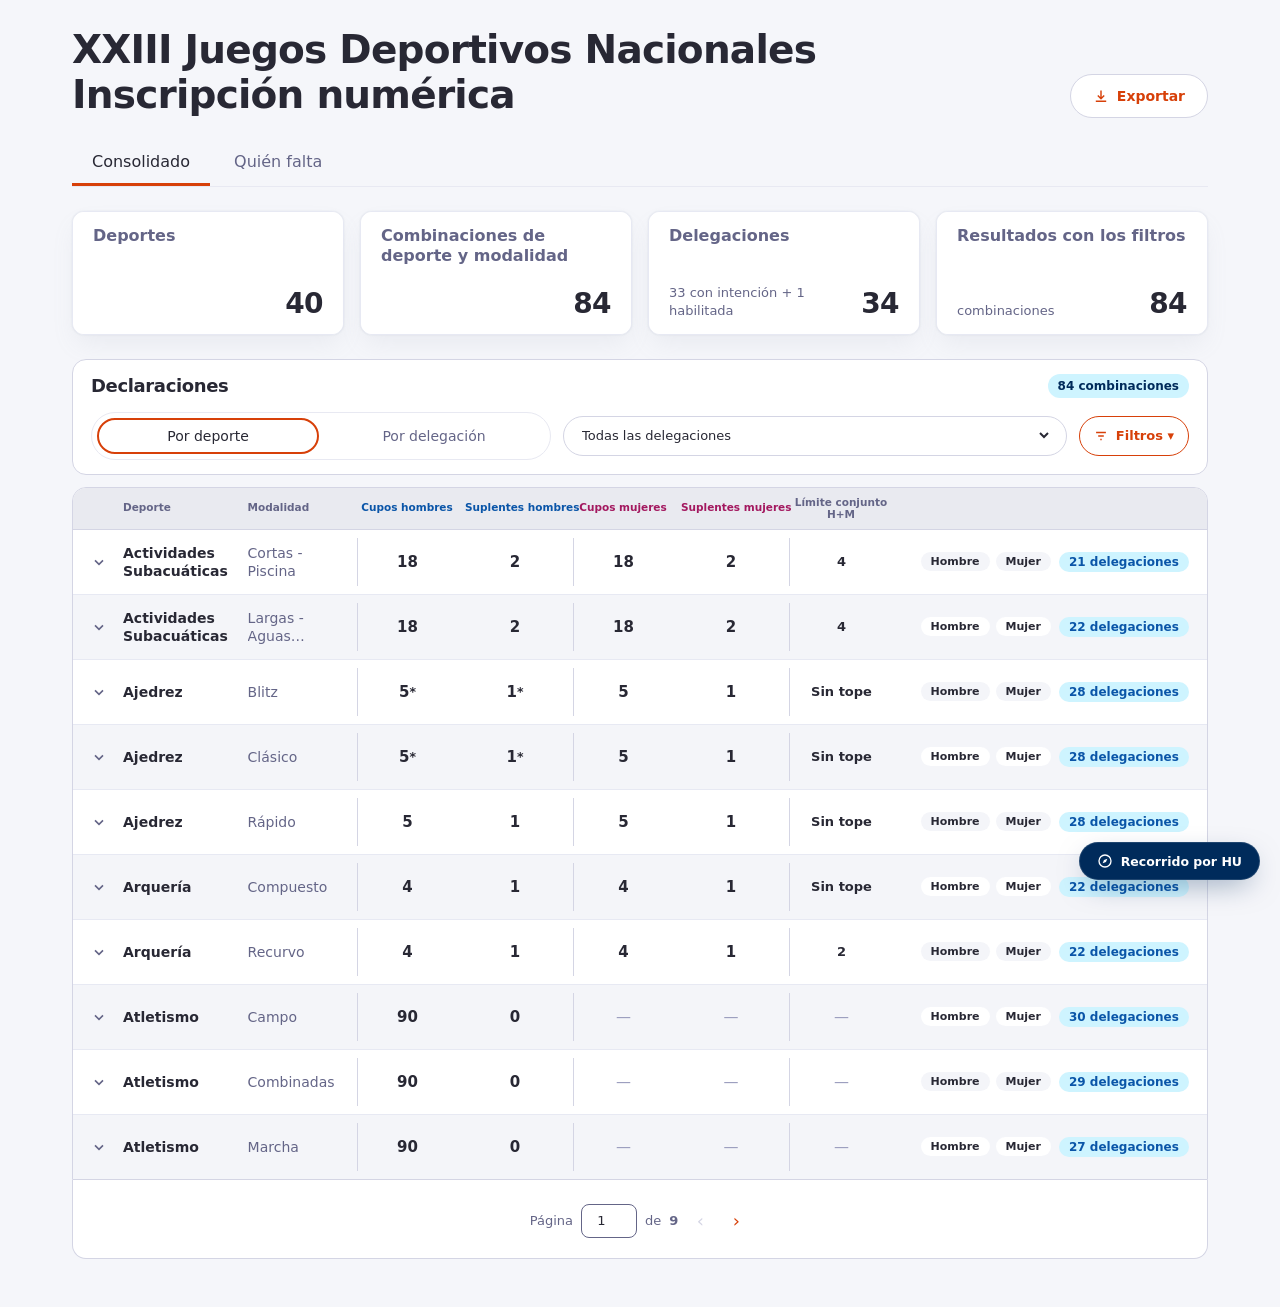
<file: inscripcion-numerica-rol-comite/fase.html>
<!doctype html>
<html lang="es">
<head>
<meta charset="utf-8">
<meta name="viewport" content="width=device-width,initial-scale=1">
<meta name="color-scheme" content="light">
<title>Fase de inscripción numérica, rol comité</title>
<link rel="stylesheet" href="https://fonts.googleapis.com/css2?family=Google+Sans:wght@400;500;600;700&family=Google+Sans+Code:wght@400;500;600&display=swap">
<style>
/* Siempre claro: sin tema oscuro para que no haya parpadeo en la primera carga. */
:root{--panel:#ffffff;--fg:#1f2330;--muted:#5d6272;--line:#dcdbd5;--accent:#d74009;--font:'Google Sans',system-ui,-apple-system,'Segoe UI',sans-serif;--font-mono:'Google Sans Code',ui-monospace,SFMono-Regular,Menlo,monospace;color-scheme:light}
*{box-sizing:border-box}
[hidden]{display:none!important}
body{background:#fff;color:var(--fg);font-family:var(--font);margin:0;line-height:1.5}
.board{display:none}
.board.cur{display:block}
.board>.app{min-height:100vh}

/* ---------- Artboard: la app, siempre clara ---------- */
.app{
  --n-050:#fff3e6;--n-100:#ffedc7;--n-500:#ff7b24;--n-600:#f05705;--n-700:#d74009;--n-900:#942700;
  --g-050:#fafbff;--g-100:#f4f5f9;--g-200:#e8e9f2;--g-300:#d4d5e4;--g-500:#9c9ebf;--g-600:#8788ab;--g-700:#646587;--g-900:#282834;
  --ok-100:#defade;--ok-700:#1f8923;--info-100:#cef4ff;--info-700:#0a55a8;--warn-100:#fef3c7;--warn-700:#b45309;--err-100:#ffe5e9;--err-700:#da1630;
  background:#fff;color:var(--g-900);font-family:'Google Sans',system-ui,-apple-system,'Segoe UI',sans-serif;font-size:14px;position:relative;color-scheme:light
}
.app *{font-family:inherit}
.page{padding:28px 20px 36px;display:flex;flex-direction:column;gap:18px}
.hdr{display:flex;align-items:flex-start;justify-content:space-between;gap:24px;flex-wrap:wrap}
.hdr h1{font-size:28px;font-weight:700;margin:0 0 4px;letter-spacing:-.01em}
.hdr p{margin:0;color:var(--g-700);font-size:15px}
.seg{display:flex;gap:4px;padding:5px;border:1px solid var(--g-200);border-radius:99px;background:#fff}
.seg button{border:2px solid transparent;background:none;border-radius:99px;padding:8px 18px;font-size:14px;font-weight:500;color:var(--g-700);cursor:pointer}
.seg button.on{border-color:var(--n-700);color:var(--g-900)}
.seg-fill{flex:1 1 auto}.seg-fill button{flex:1 1 0;text-align:center}
.toolbar{display:flex;align-items:center;gap:12px;flex-wrap:wrap}
.ph{display:flex;flex-direction:column;gap:4px}
.ph-card{display:flex;align-items:center;justify-content:space-between;gap:12px 24px;flex-wrap:wrap;background:#fff;border:1px solid var(--g-200);border-radius:12px;padding:16px 20px;box-shadow:0 1px 2px rgba(145,158,171,.16)}
.ph-card h1{margin:0;font-size:20px;line-height:1.3;font-weight:700;letter-spacing:-.01em}
.ph-ctx{margin:0 0 4px;font-size:13px;color:var(--g-700)}
.ph-lead{margin:14px 0 0;color:var(--g-700);font-size:15px}
.back{align-self:flex-start;display:inline-flex;align-items:center;min-height:44px;color:var(--n-700);font-weight:600;font-size:14px;text-decoration:none}
.back:hover{text-decoration:underline}
.hdr-a{display:flex;align-items:center;gap:10px;flex-wrap:wrap}
/* Con pestañas, la card queda solo con el título; pestañas y texto van sueltos debajo. */
.ph-air{padding:0;margin-top:-10px}
.ptabs{display:flex;flex-wrap:nowrap;gap:4px;border-bottom:1px solid var(--g-200);overflow-x:auto;overflow-y:hidden;scrollbar-width:none}
.ptabs::-webkit-scrollbar{display:none}
.ptab{flex:0 0 auto;min-height:44px;font:inherit;font-size:16px;font-weight:500;border:0;background:none;padding:8px 20px;color:var(--g-700);cursor:pointer;border-bottom:3px solid transparent;white-space:nowrap}
.ptab:focus-visible,.back:focus-visible{outline:2px solid var(--n-700);outline-offset:-3px;border-radius:6px}
@media (max-width:640px){.hdr{flex-direction:column;gap:12px}.hdr h1{font-size:22px;line-height:1.25}.hdr-a{width:100%}.ptab{padding:8px 14px}}
.ptab:hover{color:var(--g-900)}.ptab.on{color:var(--g-900);border-bottom-color:var(--n-700);cursor:default}
.pgn-b{justify-content:center;padding-top:16px}
.toolbar .sp{flex:1}
/* Toolbar de C4 en una sola fila: los selectores ceden ancho antes que partir la barra. */
@media(min-width:900px){.tb-inl{flex-wrap:nowrap}.tb-inl .seg{flex:none}.tb-inl .sel{flex:1 1 0;min-width:0}.tb-inl .sel select{min-width:0;width:100%;text-overflow:ellipsis}}
.sel{display:inline-flex;align-items:center;gap:8px;border:1px solid var(--g-300);border-radius:99px;height:40px;padding:0 14px;font-size:13px;color:var(--g-700);background:#fff}
.sel select{border:0;background:none;font-size:13px;color:var(--g-900);outline:0;max-width:240px}
.btn{border-radius:99px;height:44px;padding:0 22px;font-size:14px;font-weight:600;cursor:pointer;display:inline-flex;align-items:center;gap:8px;border:1px solid transparent;white-space:nowrap}
.btn.pri{background:var(--n-700);color:#fff}
.btn.sec{background:#fff;color:var(--n-700);border-color:var(--g-300)}
.btn.sm{height:34px;font-size:13px;padding:0 14px}
.btn[disabled]{opacity:.5;cursor:not-allowed}
.btn svg{width:16px;height:16px;stroke:currentColor;fill:none;stroke-width:1.8}
.tbl{width:100%;border-collapse:separate;border-spacing:0}
.tbl th{background:var(--g-100);text-align:left;font-weight:600;color:var(--g-700);font-size:13px;padding:12px 10px;white-space:nowrap}
.tbl th.c,.tbl td.c{text-align:center}
.tbl th.grp{text-align:center;border-bottom:1px solid var(--g-300)}
.tbl td{padding:12px 10px;border-bottom:1px solid var(--g-200);font-size:14px;vertical-align:middle}
.tbl td.sub{color:var(--g-700)}
.mini-n{display:block;font-size:11px;color:var(--g-700);font-weight:400}
.tbl .vsep{border-left:1px solid var(--g-300)}
.badge{display:inline-block;font-size:12px;font-weight:600;border-radius:99px;padding:3px 10px;background:var(--g-100);color:var(--g-700)}
.badge.info{background:var(--info-100);color:var(--info-700)}
.badge.ok{background:var(--ok-100);color:var(--ok-700)}
.badge.warn{background:var(--warn-100);color:var(--warn-700)}
.badge.err{background:var(--err-100);color:var(--err-700)}
.ex{display:inline-block;font-size:11px;font-weight:600;color:var(--warn-700);background:var(--warn-100);border-radius:6px;padding:2px 8px;margin-left:8px;vertical-align:middle}
.mini{display:block;height:5px;border-radius:3px;background:var(--g-200);margin-top:5px;min-width:70px}
.mini i{display:block;height:100%;border-radius:3px}
.mini i.ok{background:#28bf2d}.mini i.warn{background:#e08a14}.mini i.err{background:var(--err-700)}
.lg{display:flex;gap:16px;font-size:12px;color:var(--g-700);flex-wrap:wrap}
.lg i{display:inline-block;width:10px;height:10px;border-radius:50%;margin-right:5px}
.kpi{display:flex;align-items:center;gap:20px;background:var(--g-100);border-radius:16px;padding:18px 22px;flex-wrap:wrap}
.kpi b{font-size:30px}
.lg-n{gap:28px}.lg-n span{display:flex;flex-direction:column;align-items:center;gap:2px;line-height:1.2}.lg-n b{font-size:24px;color:var(--g-900)}
.kpi .mini{flex:1;min-width:220px;height:10px}
.chipf{display:inline-flex;align-items:center;gap:6px;border:1px solid var(--g-300);border-radius:99px;padding:3px 10px;font-size:12px;background:#fff}
.chipf b{font-weight:600}
.menuwrap{position:relative;display:inline-block}
.menu{position:absolute;right:0;top:50px;width:380px;background:#fff;border:1px solid var(--g-200);border-radius:14px;box-shadow:0 12px 32px rgba(0,0,0,.16);padding:8px;z-index:20}
.menu .it{display:block;width:100%;text-align:left;background:none;border:0;border-radius:10px;padding:12px;cursor:pointer;font-size:14px}
.menu .it:hover{background:var(--g-100)}
.menu .it b{display:block;font-size:14px}
.menu .it small{display:block;color:var(--g-700);font-size:12.5px;margin:2px 0 6px}
.callout{border:1px solid #f2d27a;background:var(--warn-100);color:#6b3c06;border-radius:12px;padding:12px 16px;font-size:13px}
.xl{border:1px solid var(--g-300);border-radius:6px;overflow:auto}
.xl table{border-collapse:collapse;font-size:12.5px;min-width:1250px;width:100%}
.xl th{background:#e9f3ea;border:1px solid var(--g-300);padding:6px 10px;text-align:left;white-space:nowrap;font-weight:600}
.xl td{border:1px solid var(--g-200);padding:5px 10px;white-space:nowrap}
.xl td.r{text-align:right}
.xl .rn{background:var(--g-100);color:var(--g-700);text-align:center;width:34px}
.tab-x{display:flex;gap:2px;font-size:12px;margin-top:8px}.tab-x span{padding:4px 14px;border:1px solid var(--g-300);border-top:0;border-radius:0 0 6px 6px;background:#fff}.tab-x span.on{font-weight:700;background:var(--g-100,#f2f2f5)}
.pager-note{color:var(--g-700);font-size:12px}
.chk{display:flex;gap:12px;align-items:flex-start;padding:10px 0;border-bottom:1px solid var(--g-200);font-size:14.5px;cursor:pointer}
.chk input{width:18px;height:18px;margin-top:2px;accent-color:var(--n-700);flex:none}
.chk .hu{font-family:var(--font-mono);font-size:11px;color:var(--g-700);margin-left:6px}
.card{border:1px solid var(--g-200);border-radius:16px;padding:22px 24px}
.card h2{font-size:18px;margin:0 0 4px}
.card>p{margin:0 0 12px;color:var(--g-700);font-size:14px}
.mem{border:2px dashed var(--g-300);border-radius:14px;padding:22px;background:var(--g-050)}
.lk{color:var(--n-700);font-weight:600;font-size:14px;background:none;border:0;cursor:pointer;padding:0 4px}
.lk:hover{text-decoration:underline}
#pbar{position:fixed;bottom:72px;right:16px;z-index:30;font-size:13px;width:280px;max-width:calc(100vw - 32px);background:var(--panel);border:1px solid var(--line);border-radius:14px;padding:12px 14px;box-shadow:0 12px 32px rgba(0,0,0,.18);display:grid;gap:10px}
#pbar .sim-h{display:flex;align-items:center;justify-content:space-between;font-weight:600;color:var(--fg)}
#pbar button{font:inherit;font-size:13px;font-weight:500;color:var(--fg);background:var(--panel);border:1px solid var(--line);border-radius:99px;min-height:36px;padding:6px 14px;cursor:pointer;text-align:left}
#pbar .sim-x{width:36px;padding:0;text-align:center;font-size:18px;line-height:1}
#pbar button:focus-visible{outline:2px solid var(--accent);outline-offset:2px}
.ptoast{position:fixed;bottom:24px;left:50%;transform:translateX(-50%);z-index:40;background:#fff;color:#282834;border:1px solid #e8e9f2;border-left:5px solid #28bf2d;border-radius:12px;padding:12px 16px;box-shadow:0 10px 30px rgba(0,0,0,.14);font-size:14px;max-width:340px}
/* ---------- Consolidado real (C1), hoja (C5) y tablero (C6) ---------- */
.cq-h,.rw-h{display:grid;grid-template-columns:24px minmax(84px,1.15fr) minmax(84px,1fr) repeat(4,100px) 104px 150px 130px;align-items:center;column-gap:8px}
.cq-h{padding:0 38px;margin:6px -20px 0;color:var(--g-700);font-size:12px;font-weight:600}
/* Cabecera de columnas fija a todo el ancho; la fila abierta fija su título justo debajo. */
.cq-h{position:sticky;top:0;z-index:6;background:#fff;padding-block:8px}
.rw-h{margin-top:16px}
.rw.op>.rw-h{margin-top:0;padding-top:24px;position:sticky;top:var(--cqh,40px);z-index:5;background:#fff;border-bottom:1px solid var(--g-200)}
/* Ya pegadas, cada barra lleva detrás una banda fija del ancho del viewport. */
.cq-h.is-pin::before,.rw.op>.rw-h.is-pin::before{content:'';position:fixed;left:0;right:0;top:inherit;height:var(--ph,40px);z-index:-1;background:#fff}
.cq-h.is-pin::before{background:#e9eaf0}
.cq-h.is-pin:not(.has-sub)::before,.rw.op>.rw-h.is-pin::before{box-shadow:0 8px 12px -8px rgba(40,40,52,.28)}
@media(min-width:1160px){.sc>.scr:has(>.hsi),.sc>.scr:has(>.tbl){overflow:visible}}
.cq-h .sh{text-align:center;font-size:10.5px;white-space:nowrap}.cq-h .sh.m{color:var(--info-700)}.cq-h .sh.f{color:#a3185f}.cq-h .sh.l{text-align:left;color:var(--g-700)}.cq-h .sh.j{color:var(--g-700);white-space:normal;line-height:1.2}
.cq.cj{font-size:13px;line-height:1.25;padding-inline:4px}
.rws{display:grid;gap:0;background:#fff}
.rw{border:0;border-bottom:1px solid var(--g-200);border-radius:0;background:#fff;overflow:clip}.rw:last-child{border-bottom:0}
.rw-h{width:100%;min-height:58px;padding:8px 18px;background:none;border:0;text-align:left;cursor:pointer;font-size:14px;color:var(--g-900)}
.rw-h:hover{background:var(--g-050)}
.rw-h:focus-visible{outline:2px solid var(--n-700);outline-offset:-2px}
.rw-h .md{text-align:center;color:var(--g-700)}
.rw-h .chv{display:inline-grid;transition:transform .15s;color:var(--g-700)}
.rw.op .chv{transform:rotate(180deg)}
.chs{display:flex;gap:6px;justify-content:flex-end;flex-wrap:wrap}
.chp{font-size:11px;font-weight:600;background:var(--g-100);color:var(--g-900);border-radius:99px;padding:3px 10px}
.cq{text-align:center;font-weight:600;font-size:15px}
.cq.nil{color:var(--g-500);font-weight:400}
.cq.sep{border-left:1px solid var(--g-300)}
.rw-b{background:#fafafa;border-top:1px solid var(--g-200);padding:12px 18px 14px 56px;font-size:13px}
.rw-b ul{margin:6px 0 0;padding:0;list-style:none;display:grid;grid-template-columns:repeat(auto-fill,minmax(320px,1fr));gap:4px 24px}
.rw-b li{padding:3px 0;border-bottom:1px solid var(--g-200)}
.rw-b li.hit{font-weight:700;color:var(--n-700)}
/* Cebra y alto fijo en filas y listas de C1: el contenido no empuja el tamaño (DC-241, DC-243). */
.rws>.rw:nth-child(even)>.rw-h:not([aria-expanded=true]){background:var(--g-100)}
.rws>.rw:nth-child(even)>.rw-h .chp{background:#fff}
.rws>.rw>.rw-h:hover{background:var(--g-200)}
.rw-h{height:64px;min-height:0}
.rws>.rw>.rw-h,.rws>.rw.op>.rw-h{margin-top:0;padding-block:8px}
.rw-h .md{text-align:left}
.rw-h .dp,.rw-h .md{display:-webkit-box;-webkit-box-orient:vertical;-webkit-line-clamp:2;overflow:hidden;line-height:1.3}
.rw-h .md{align-self:center}
.rw-h .cq{display:flex;align-items:center;justify-content:center;align-self:stretch}
.rw-h .chs{flex-wrap:nowrap}
.rw-b{background:#fff;padding:16px 18px 20px 56px}
.rw-b>b{display:block;margin-bottom:10px}
.rw-b ul{margin:0;gap:0;grid-template-columns:repeat(3,minmax(0,1fr))}
.rw-b li{display:flex;align-items:center;min-height:56px;padding:8px 16px;border-bottom:0;line-height:1.35}
.rw-b ul li:nth-child(6n+4),.rw-b ul li:nth-child(6n+5),.rw-b ul li:nth-child(6n+6){background:var(--g-100)}
/* Sin caja: solo divisores verticales finos entre columnas. */
.rw-b ul li:not(:nth-child(3n+1)){border-left:1px solid var(--g-200)}
.pgn{display:flex;align-items:center;gap:8px;color:var(--g-700);font-size:13px;flex-wrap:wrap}
.pgn input{border:1px solid var(--g-700);border-radius:8px;height:34px;width:56px;text-align:center;font:inherit;color:var(--g-900);background:#fff}
.pgn .ar{border:0;background:none;font-size:18px;color:var(--n-700);cursor:pointer;width:28px;height:30px}
.pgn .ar:disabled{color:var(--g-300);cursor:not-allowed}
.flt{font:inherit;font-size:13px;font-weight:600;cursor:pointer;border-color:var(--n-700);color:var(--n-700)}
.fpanel{position:absolute;right:0;top:46px;width:300px;background:#fff;border:1px solid var(--g-200);border-radius:14px;box-shadow:0 12px 32px rgba(0,0,0,.16);padding:14px;z-index:20;display:grid;gap:10px;font-size:13px}
.fpanel label{display:grid;gap:4px;color:var(--g-700);font-weight:600}
.fpanel select{border:1px solid var(--g-300);border-radius:10px;height:38px;padding:0 10px;font:inherit;color:var(--g-900);background:#fff}
.nores{padding:28px;text-align:center;color:var(--g-700);border:1px dashed var(--g-300);border-radius:14px}
.sheet{border:1px solid var(--g-300);border-radius:6px;overflow:hidden;background:#fff}
.mb{width:100%;aspect-ratio:1545/218;background:url(../shared/certificado-referencia.png) top / 100% auto no-repeat;background-color:#3a4258}
.sheet-t{text-align:center;padding:14px 16px 10px}
.sheet-t b{display:block;font-size:15px}
.sheet-t span{display:block;color:var(--g-700);font-size:12.5px}
.sheet .xl{border:0;border-top:1px solid var(--g-300);border-radius:0}
.td-t{max-width:230px;overflow:hidden;text-overflow:ellipsis}
/* tablero, dibujado con HTML y SVG */
.dsh{background:#f7f8fc;border:1px solid var(--g-200);border-radius:16px;padding:22px;display:grid;gap:18px}
.dsh h2{margin:0;font-size:30px;font-weight:600;letter-spacing:-.01em}
.dtop{display:flex;justify-content:space-between;gap:16px;flex-wrap:wrap;align-items:flex-start}
.dtop small{display:block;text-align:right;letter-spacing:.08em;font-size:10.5px;color:var(--g-700);font-weight:700}
.dfil{display:flex;gap:12px;align-items:center;flex-wrap:wrap;background:#fff;border:1px solid var(--g-200);border-radius:14px;padding:14px 16px;position:relative}
.dfil .df{flex:0 1 auto;min-width:0;white-space:nowrap}
.di{display:inline-grid;place-items:center;width:26px;height:26px;border-radius:8px;flex:none}
.di svg,.ic svg{width:15px;height:15px;stroke:currentColor;fill:none;stroke-width:1.8}
.dfil .sp{flex:1}
/* Filtros en una sola fila; buscar y limpiar son botones de ícono. */
.ibtn{width:40px;height:40px;padding:0;justify-content:center;flex:none}
@media(min-width:1100px){.dfil{flex-wrap:nowrap;gap:8px}.dfil .df{padding:0 10px;gap:4px}.dfil .df .di{display:none}}
/* Una sola línea: los selectores ceden ancho antes que partir la barra. */
.dfil .gm{flex:none;white-space:nowrap}
.dfil .df select{font:inherit;font-size:13px;max-width:210px;min-width:0;width:100%;text-overflow:ellipsis;cursor:pointer}
.dfil .df select:focus-visible,.gm>button:focus-visible{outline:2px solid var(--n-700);outline-offset:2px}
.gm{position:relative;display:inline-block}
.gm>button{font:inherit;font-size:13px;cursor:pointer;color:var(--g-900)}
.gmenu{position:absolute;top:calc(100% + 6px);left:0;width:330px;background:#fff;border:1px solid var(--g-200);border-radius:14px;box-shadow:0 12px 32px rgba(0,0,0,.18);padding:8px;z-index:20}
.gmenu label{display:flex;align-items:center;gap:10px;padding:8px 10px;border-radius:8px;font-size:13.5px;cursor:pointer}
.gmenu label:hover{background:var(--g-100)}
.gmenu input{width:16px;height:16px;accent-color:var(--n-700)}
.gmenu .gx{display:flex;gap:14px;padding:6px 10px 8px;border-bottom:1px solid var(--g-200);margin-bottom:4px}
.gmenu .gx button{background:none;border:0;color:var(--n-700);font-weight:700;font-size:12.5px;cursor:pointer;padding:0}
.dkp{display:grid;grid-template-columns:repeat(4,minmax(0,1fr));gap:14px}
.dkp.g2{grid-template-columns:repeat(2,minmax(0,1fr))}
.dk{background:#fff;border:1px solid var(--g-200);border-radius:16px;padding:20px 22px;display:flex;justify-content:space-between;align-items:center;gap:10px}
.dk small{display:block;font-size:10.5px;letter-spacing:.06em;font-weight:700;color:var(--g-700);text-transform:uppercase}
.dk b{display:block;font-size:34px;font-weight:400;margin-top:4px}
.ic{display:grid;place-items:center;width:42px;height:42px;border-radius:12px;flex:none}
.dc{background:#fff;border:1px solid var(--g-200);border-radius:16px;padding:22px 24px;position:relative}
.dc .dh{margin:0;font-size:16px;font-weight:700}
.dc .sbt{margin:2px 0 0;color:var(--g-700);font-size:13px}
.dc .vb{position:absolute;right:22px;top:20px;background:#ff6a00;color:#fff;border:0;border-radius:8px;font-size:12px;font-weight:700;padding:7px 12px}
.dcr{display:grid;gap:14px}
.dcr.c3{grid-template-columns:repeat(3,minmax(0,1fr))}
.dc svg{width:100%;height:auto;display:block}
.dcn{display:flex;justify-content:space-between;align-items:center;gap:10px}
.tot{font-size:11px;font-weight:700;font-style:italic;color:var(--g-700);background:var(--g-100);border:1px solid var(--g-200);border-radius:99px;padding:5px 12px}
.leg{display:flex;gap:14px;flex-wrap:wrap;font-size:11.5px;font-weight:600;margin-top:10px}
.leg i{display:inline-block;width:9px;height:9px;border-radius:50%;margin-right:5px}
.gbar{display:grid;grid-template-columns:90px 1fr 80px;gap:10px;align-items:center;margin-top:16px;font-size:13px}
.gbar .tr{height:16px;background:var(--g-100);border-radius:8px;overflow:hidden}
.gbar .tr i{display:block;height:100%}
.dnote{border:1px solid #f2d27a;background:var(--warn-100);color:#6b3c06;border-radius:12px;padding:10px 14px;font-size:13px}
.mem .mb{border-radius:6px;margin:12px 0}
/* ---------- Cards, mismo patrón que el delegado (N1): fondo gris, tarjetas blancas ---------- */
.board>.app{background:#f5f6fa;-webkit-font-smoothing:antialiased;--cp:24px;--sh:0 0 2px rgba(145,158,171,.2),0 12px 24px -4px rgba(145,158,171,.12)}
.page{max-width:1200px;margin:0 auto;padding:28px 32px 48px;gap:24px}
.ph{background:none;border:0;box-shadow:none;padding:0}
.ph-card{border:0;box-shadow:none;padding:0;border-radius:0;background:none}
.ph-card{align-items:flex-end}
.ph-card h1{font-size:28px;letter-spacing:-.02em}
.ph-tt h1{font-size:39px;line-height:1.15}
.ph-lead{margin:0;padding-top:14px}
.ini-card{background:#fff;border:1px solid #e7e9f3;border-radius:12px;box-shadow:var(--sh);padding:28px var(--cp) 24px;display:flex;flex-direction:column;gap:20px;min-width:0}
.ini-k{margin:0;font-size:18px;line-height:1.2;font-weight:600;color:#282834;letter-spacing:-.02em}
.cd-h{display:flex;justify-content:space-between;align-items:flex-start;gap:12px 20px;flex-wrap:wrap}
.th-rec,.td-rec{width:210px;min-width:210px}.btn-rec{width:190px;justify-content:center}
.cd-s{margin:6px 0 0;color:#646587;font-size:14px}
/* Título suelto sobre una card sin bordes (C2 y C3). */
.cd-out{margin-bottom:-12px}.ini-nb{border:0;box-shadow:none;padding:0;--cp:0px;background:transparent}
/* Encabezado de columnas como una card, alineada con las filas. */
.hsi{border:1px solid var(--g-300);border-radius:14px;background:#fff;overflow:clip}
.ini-nb .cq-h{background:#e9eaf0;border:0;border-bottom:1px solid var(--g-300);border-radius:0;padding-inline:18px;margin:0}
.ini-nb{gap:12px}
/* El paginador queda pegado a la card de arriba (misma card), con 24 px de espacio arriba. */
.ini-nb>.pgn-b.toolbar{margin-top:-12px;background:#fff;border:1px solid var(--g-300);border-top:0;border-radius:0 0 14px 14px;padding:24px 18px 20px}
.ini-nb .sc:has(+ .pgn-b) .hsi{border-radius:14px 14px 0 0}
.ini-nb .sc:has(+ .pgn-b) .tbl tbody tr:last-child td:first-child{border-bottom-left-radius:0}
.ini-nb .sc:has(+ .pgn-b) .tbl tbody tr:last-child td:last-child{border-bottom-right-radius:0}
/* La barra de filtros de C1 es una card; con encabezado de columnas debajo, ambas se unen en una sola. */
.ini-nb>.toolbar{background:#fff;border:1px solid var(--g-300);border-radius:14px;padding:14px 18px}
/* El título y el contador viven en la misma card que los filtros: dos filas. */
.tb2{flex-direction:column;align-items:stretch;gap:14px}.tb2-h{display:flex;align-items:center;justify-content:space-between;gap:12px}.tb2-r{display:flex;align-items:center;gap:12px;flex-wrap:wrap}.tb2-r .seg{flex:0 1 460px;min-width:0}.tb2-r .sel:not(.flt){flex:1 1 220px}.tb2-r .fwrap{flex:none}
@media(min-width:900px){.tb2-r{flex-wrap:nowrap}}.tb2>*,.tb2-r>*{min-width:0;max-width:100%}.tb2-r .sel select{min-width:0;max-width:100%;text-overflow:ellipsis}
@media(max-width:640px){.tb2-r .seg{flex-basis:100%}.tb2-r .sel:not(.flt){flex:1 1 100%}}
/* Tablas de C2 y C3: una sola card; encabezado en gris y filas con divisores, sin huecos. */
.ini-nb .tbl{border-spacing:0}
.ini-nb .tbl thead th{background:#e9eaf0;border-bottom:0;position:sticky;top:0;z-index:5}
.ini-nb .tbl thead tr:nth-child(2) th{top:var(--th1,44px)}
.ini-nb .tbl.is-pin thead tr:first-child th:first-child::before{content:'';position:fixed;left:0;right:0;top:0;height:var(--ph,52px);z-index:-1;background:#e9eaf0;box-shadow:0 8px 12px -8px rgba(40,40,52,.28)}
.ini-nb .tbl thead tr:first-child th{border-top:1px solid var(--g-300)}
.ini-nb .tbl thead tr:last-child th,.ini-nb .tbl thead th[rowspan],.ini-nb .tbl thead th.grp{border-bottom:1px solid var(--g-300)}
.ini-nb .tbl thead tr:first-child th:first-child{border-left:1px solid var(--g-300);border-top-left-radius:14px;padding-left:18px}
.ini-nb .tbl thead tr:first-child th:last-child{border-right:1px solid var(--g-300);border-top-right-radius:14px;padding-right:18px}
.ini-nb .tbl tbody td{background:#fff;border-bottom:1px solid var(--g-200);padding:20px 10px}
.ini-nb .tbl tbody tr:last-child td{border-bottom:1px solid var(--g-300)}
.ini-nb .tbl tbody td:first-child{border-left:1px solid var(--g-300);padding-left:18px}
.ini-nb .tbl tbody td:last-child{border-right:1px solid var(--g-300);padding-right:18px}
.ini-nb .tbl tbody tr:last-child td:first-child{border-bottom-left-radius:14px}.ini-nb .tbl tbody tr:last-child td:last-child{border-bottom-right-radius:14px}
.ini-dl{margin:0;display:grid;grid-template-columns:repeat(auto-fit,minmax(min(200px,100%),1fr));gap:1px;background:#e7e9f3;border:1px solid #e7e9f3;border-radius:8px;overflow:hidden}
.ini-dl>div{background:#fff;padding:20px 24px;display:flex;flex-direction:column;gap:10px}
.ini-dl dt{font-size:13px;font-weight:600;color:#646587}
.ini-dl dd{margin:0;display:flex;flex-direction:column;gap:10px}
.kpis{display:grid;grid-template-columns:repeat(var(--kn,4),minmax(0,1fr));gap:16px}
.kpi1{padding:0;gap:0;overflow:hidden}
.kpi1 .ini-dl{display:block;height:100%;border:0;background:none;border-radius:0}
.kpi1 .ini-dl>div{height:100%;padding:14px 20px;gap:4px;justify-content:flex-start}
.kpi1 dt,.kpi1 .kpi-s{display:-webkit-box;-webkit-box-orient:vertical;-webkit-line-clamp:2;overflow:hidden;line-height:18px}
.kpi1 dt{min-height:40px;font-size:16px;line-height:20px}.kpi1 .kpi-s{min-height:18px}
.kpi1 dd{flex-direction:row;align-items:flex-end;justify-content:space-between;gap:12px;min-height:50px}
.kpi1 dd .kpi-n{order:2;flex:none;text-align:right}.kpi1 dd .kpi-s{order:1;flex:1;min-width:0;align-self:flex-end}
.kpi-n{display:block;font-size:28px;line-height:32px;font-weight:700;letter-spacing:-.02em;color:#282834;font-variant-numeric:tabular-nums}
.kpi-s{font-size:13px;font-weight:500;color:#646587}
.kpi-s .ini-pg{margin-top:6px}
@media (max-width:1100px){.kpis{grid-template-columns:repeat(2,minmax(0,1fr))}}
@media (max-width:640px){.kpis{grid-template-columns:minmax(0,1fr);gap:12px}.kpi1 dt{min-height:0}.kpi1 .kpi-s{min-height:18px}.kpi1 .ini-dl>div{padding:16px 20px}}
.ini-pg{display:block;height:6px;border-radius:99px;background:#f4f5f9;overflow:hidden}
.ini-pg i{display:block;height:6px;border-radius:99px;background:#d74009}
.ini-b{display:inline-flex;align-items:center;height:24px;padding:0 10px;border-radius:99px;font-size:12px;font-weight:700;white-space:nowrap;background:#f4f5f9;color:#282834}
.ini-b.inf{background:#cef4ff;color:#002b5b}.ini-b.wa{background:#ffedc7;color:#942700}
.ini-card .pager-note{margin:0}
.exl{display:inline-flex;align-items:center;font-size:11px;font-weight:700;color:var(--warn-700);background:var(--warn-100);border-radius:99px;padding:3px 10px;white-space:nowrap}
.exl.real{color:var(--ok-700);background:var(--ok-100)}
.dk .exl,.dc .exl{margin-top:8px}
.dsub{display:block;margin-top:2px;font-size:12px;color:var(--g-700)}
.dsub+.exl{margin-top:6px}
.dsh{background:none;border:0;padding:0;gap:24px}
.dsh h2{font-size:18px;font-weight:600;letter-spacing:-.02em}
.dsh .sb{font-weight:400;color:#646587;font-size:14px;margin:6px 0 0}
.dtop{align-items:center}.dtop small{font-size:11px}
/* Tablero: tarjetas del mismo patrón que C1 a C5; filas de tarjetas con 16 px de hueco. */
.tb6-row{display:grid;gap:16px;align-items:stretch}
.tb6-row.g2{grid-template-columns:repeat(2,minmax(0,1fr))}.tb6-row.g3{grid-template-columns:repeat(3,minmax(0,1fr))}
.tb6-ha{display:flex;align-items:center;gap:10px;flex-wrap:wrap}
.tb6-ha .exl,.tb6-sub .exl,.cd-s .exl{margin:0}
.tb6-c{flex:1;display:flex;flex-direction:column;justify-content:center;gap:14px;min-width:0}
.tb6-c svg{width:100%;height:auto;display:block}
.tb6-c .leg{margin:0;gap:8px 16px;font-size:13px;font-weight:500;color:var(--g-900)}
.tb6-lgv{flex-direction:column}
.tb6-foot{margin:0;text-align:center;font-weight:600;font-size:13px;color:#646587}
.tb6-gen{display:flex;align-items:center;gap:20px}.tb6-gen svg{width:150px;flex:none}
.tb6-gen .leg{flex-direction:column}
.dfil.toolbar{background:#fff}
@media(min-width:1100px){.dfil .df{flex:1 1 0}.dfil .df select{max-width:none}.dfil .sp{display:none}.dfil .ibtn:first-of-type{margin-left:auto}}
@media(min-width:641px){.dfil .gmenu{width:380px;left:auto;right:0}}
@media(max-width:1100px){.tb6-row.g3{grid-template-columns:repeat(2,minmax(0,1fr))}}
@media(max-width:640px){.tb6-row.g2,.tb6-row.g3{grid-template-columns:minmax(0,1fr)}.tb6-gen{flex-wrap:wrap}.dtop{align-items:flex-start}}
.dfil,.dk,.dc{border-color:#e7e9f3;border-radius:12px;box-shadow:var(--sh)}
.dfil{padding:16px 20px}
.dc{padding:24px}
.dk{padding:22px 24px}
.dk>div{min-width:0}
.leg .nd b{color:var(--g-700);font-weight:600}
.leg .nd i{background:var(--g-300)}
.cq-h{margin:6px calc(-1*var(--cp)) 0;padding-inline:calc(var(--cp) + 18px)}
.rws .rw,.nores{border-color:#e7e9f3}
.mem{background:var(--g-050)}
@media (max-width:640px){
 .board>.app{--cp:16px}
 .page{padding:16px 16px 32px;gap:16px}
 .ph-tt h1{font-size:28px}
 .ini-dl>div{padding:16px}
 .dsh .dkp{grid-template-columns:minmax(0,1fr)}
 .exl{white-space:normal}
}
.po{display:grid;grid-template-columns:minmax(260px,300px) minmax(0,1fr);gap:20px;align-items:start}
.po-l,.po-card,.po-sp{background:#fff;border:1px solid #e7e9f3;border-radius:12px;box-shadow:var(--sh)}
.po-l{position:sticky;top:16px;display:flex;flex-direction:column;max-height:calc(100vh - 32px);overflow:hidden}
.po-lh{padding:18px 14px 14px;display:flex;flex-direction:column;gap:14px}
.po-lt{display:flex;align-items:center;justify-content:space-between;gap:8px}
.po-lt h3{margin:0;font-size:16px;font-weight:600;letter-spacing:-.01em}
.po-q{display:flex;align-items:center;gap:10px;height:44px;border:1px solid var(--g-300);border-radius:99px;padding:0 16px;color:var(--g-700);background:#fff}
.po-q:focus-within{border-color:var(--n-700);outline:2px solid var(--n-700);outline-offset:1px}
.po-q input{border:0;outline:0;font:inherit;font-size:14px;flex:1;min-width:0;background:none;color:var(--g-900)}
.po-ic{width:16px;height:16px;fill:none;stroke:currentColor;stroke-width:1.9;stroke-linecap:round;stroke-linejoin:round;flex:none}
.po-chs{display:flex;gap:8px;flex-wrap:wrap}
.po-sel{width:100%}.po-sel select{flex:1;min-width:0;max-width:none}
.po-chip{border:1px solid var(--g-300);background:#fff;border-radius:99px;padding:7px 14px;font-size:13px;font-weight:500;color:var(--g-700);cursor:pointer}
.po-chip:hover{background:var(--g-100)}
.po-chip.on{border-color:var(--n-700);background:var(--n-050);color:var(--n-900);font-weight:600}
.po-chip:focus-visible,.po-it:focus-visible,.po-lnk:focus-visible,.po-back:focus-visible,.po-sh button:focus-visible{outline:2px solid var(--n-700);outline-offset:-2px}
.po-lst{border-top:1px solid var(--g-200);overflow-y:auto;flex:1;min-height:0}
.po-it{display:flex;align-items:center;gap:10px;width:100%;text-align:left;border:0;border-left:3px solid transparent;border-bottom:1px solid var(--g-200);background:#fff;padding:12px 14px 12px 12px;cursor:pointer;color:var(--g-900)}
.po-it:hover{background:var(--g-100)}
.po-it.on{background:var(--n-050);border-left-color:var(--n-700)}
.po-tx{flex:1;min-width:0}
.po-tx b{display:-webkit-box;-webkit-box-orient:vertical;-webkit-line-clamp:2;overflow:hidden;font-size:14px;line-height:1.3;font-weight:500}
.po-tx small{display:block;margin-top:3px;font-size:12px;color:var(--g-700)}
.po-rw{display:flex;align-items:center;gap:10px;margin-top:7px}
.po-rw .po-bar{flex:1;margin-top:0}
.po-pc{font-size:13px;font-weight:700;color:var(--g-700);min-width:36px;text-align:right}
.po-dot{display:inline-block;width:9px;height:9px;border-radius:50%;flex:none;margin-right:0}
.d-ok{background:#1f8923}.d-wa{background:#e08a14}.d-er{background:var(--err-700)}
.po-bar{display:block;height:5px;border-radius:99px;background:#eceef6;margin-top:7px;overflow:hidden}
.po-bar u{display:block;height:100%;border-radius:99px;background:#e08a14}.po-bar.ok u{background:#1f8923}
.po-none{margin:0;padding:28px 18px;text-align:center;color:var(--g-700)}
.po-r{display:flex;flex-direction:column;gap:16px;min-width:0}
.po-card{overflow:clip}
.po-hd{display:flex;align-items:center;gap:12px;padding:16px 18px}
.po-ht{flex:1;min-width:0}
.po-ht h3{margin:0 0 2px;font-size:18px;line-height:24px;font-weight:700;letter-spacing:-.02em}
.po-ht p{margin:0;font-size:14px;color:var(--g-700)}
.po-av{width:40px;height:40px;border-radius:12px;background:#eaf1fb;color:#10305f;font-weight:700;display:grid;place-items:center;font-size:16px;flex:none}
.po-av img{width:24px;height:24px;display:block}
.po-av-l{width:48px;height:48px;font-size:20px}
.po-bg{flex:none;font-size:13px;padding:5px 14px}
.po-bar2{display:flex;align-items:center;gap:10px;padding:12px 18px;flex-wrap:nowrap;border-top:1px solid var(--g-200)}
.po-bar2 .po-chs{gap:6px;flex:1;min-width:0;flex-wrap:nowrap;overflow-x:auto;scrollbar-width:thin}.po-bar2 .po-chip{padding:6px 9px;font-size:12.5px;white-space:nowrap;flex:none}
.po-lks{display:flex;gap:6px;flex:none}
.po-lnk{white-space:nowrap;border:0;background:none;color:var(--n-700);font-weight:600;font-size:13px;display:inline-flex;gap:6px;align-items:center;padding:6px 4px;cursor:pointer}
.po-lnk:hover{text-decoration:underline}
.po-back{display:none;align-self:flex-start;min-height:44px;align-items:center;border:0;background:none;color:var(--n-700);font-weight:600;font-size:14px;cursor:pointer;padding:0}
.po-sp{overflow:clip}
.po-sh{margin:0}
.po-sh button{display:flex;align-items:center;gap:14px;width:100%;border:0;background:none;text-align:left;padding:18px 24px;cursor:pointer;color:var(--g-900)}
.po-sh button[aria-expanded=true]{border-bottom:1px solid var(--g-200)}
.po-st{flex:1;min-width:0}
.po-st b{display:block;font-size:16px;font-weight:600}
.po-mx{flex:none;font-size:13px;color:var(--g-700);white-space:nowrap;text-align:right}
@media (max-width:1279px){.po-sh button{display:grid;grid-template-columns:auto minmax(0,1fr) auto auto;column-gap:14px;row-gap:8px}.po-mx{grid-column:2/-1;grid-row:2;text-align:left;white-space:normal}}
.cd-t{display:flex;align-items:center;gap:10px;flex-wrap:wrap}.cd-t .ini-k{margin:0}
.cd-seg{max-width:100%;overflow-x:auto}.cd-seg button{white-space:nowrap}
@media (max-width:640px){.cd-h:has(>.cd-seg)>.cd-seg{flex-wrap:nowrap;width:100%;border-radius:99px}}
.po-st small{display:block;font-size:13px;color:var(--g-700);margin-top:2px}
.po-chv{display:inline-grid;color:var(--g-700);transform:rotate(180deg);transition:transform .15s}.po-chv.cl{transform:none}
.po-t{width:100%;border-collapse:collapse;table-layout:fixed}
.po-t th:first-child{width:24%}.po-t th:nth-child(6){width:14%}.po-t th:last-child{width:12%}
.po-t th{font-size:12px;font-weight:700;text-align:center;padding:10px 4px;line-height:1.2;position:sticky;top:0;z-index:2}
.po-t th.b{background:var(--g-100);color:var(--g-700);text-align:left;padding-left:16px}
.po-t th.h{background:#e4effd;color:#1b4f9c}.po-t th.m{background:#fbe7f0;color:#a2174f}.po-t th.j{background:var(--g-200);color:var(--g-900)}
.po-t th.b:last-child{text-align:center;padding-left:4px}
.po-t td{padding:6px 4px;height:52px;border-top:1px solid var(--g-200);vertical-align:middle;text-align:center;font-size:14px}
.po-t tbody tr:nth-child(even) td{background:#f8f9fc}
.po-t td.po-m{padding-left:16px;text-align:left;overflow-wrap:anywhere}
.po-t td.po-m b{font-size:14px;font-weight:500}
.po-t .badge{font-size:11px;padding:3px 6px}
.po-v{display:block;font-size:15px;font-weight:700;line-height:1.2}
.po-v em{font-style:normal;font-weight:500;color:var(--g-700)}
.po-v.wa{color:var(--warn-700)}.po-v.ok{color:var(--ok-700)}.po-v.err{color:var(--err-700)}
.po-nl{color:var(--g-500)}
.po-s{display:block;font-size:11px;font-weight:500;line-height:1.25;color:var(--g-700);margin-top:1px}
.po-s.wa{color:var(--warn-700)}.po-s.ok{color:var(--ok-700)}.po-s.err{color:var(--err-700)}
.po-mn{display:block;height:4px;border-radius:99px;background:#eceef6;margin:3px auto 0;width:52px;overflow:hidden}
.po-mn u{display:block;height:100%;background:#e08a14}.po-mn.ok u{background:#28bf2d}.po-mn.err u{background:var(--err-700)}
@media (min-width:1000px){.po-sp .sc>.scr{overflow:visible}}
.po-lg{margin:0 4px;font-size:13px;color:var(--g-700);display:flex;gap:6px 18px;flex-wrap:wrap;align-items:center}
.po-lg span{display:inline-flex;align-items:center;gap:6px}
.po-lg .po-dot{margin:0}
@media (max-width:999px){
 .po{grid-template-columns:minmax(0,1fr)}
 .po-l{position:static;max-height:none}
 .po-t{min-width:640px}
 .po-lst{overflow:visible}
 .po.md .po-l{display:none}.po:not(.md) .po-r{display:none}
 .po-back{display:inline-flex}
}
@media (max-width:640px){.po-hd{padding:14px 16px}.po-ht h3{font-size:18px;line-height:24px}.po-sh button{padding:16px}.po-av-l{width:44px;height:44px;font-size:18px}}
/* ---------- Sin desborde de la página: las cajas anchas hacen scroll por dentro ---------- */
.sc{position:relative;max-width:100%;min-width:0}
.sc>.scr{overflow-x:auto;max-width:100%}
.sc>.scr:focus-visible{outline:2px solid var(--n-700);outline-offset:-2px}
@media (min-width:1101px){.sc::before,.sc::after{display:none}}
.sc::before,.sc::after{content:"";position:absolute;top:0;bottom:0;width:22px;z-index:2;pointer-events:none;opacity:0;transition:opacity .15s}
.sc::before{left:0;background:linear-gradient(to right,rgba(40,40,52,.2),rgba(40,40,52,0))}
.sc::after{right:0;background:linear-gradient(to left,rgba(40,40,52,.2),rgba(40,40,52,0))}
.sc.sl::before,.sc.sr::after{opacity:1}
.cq-h+.rws{margin-top:0}
.page>*,.dsh>*,.dc{min-width:0}
@media (max-width:640px){
 .hsi{min-width:1212px}
 .scr>.tbl{min-width:760px}
 .seg{flex-wrap:wrap;border-radius:20px;max-width:100%}
 .sel{max-width:100%;min-width:0}.sel select{min-width:0;max-width:100%}
 .kpi .mini{min-width:140px}
 .hdr-a{position:relative}
 .hdr-a .menuwrap,.fwrap,.dfil .gm{position:static}
 .toolbar{position:relative}
 .menu,.fpanel,.gmenu{left:0;right:0;width:auto;max-width:100%}
 .menu{top:calc(100% + 6px)}.fpanel{top:calc(100% + 6px)}
 .dtop small{text-align:left}
 .dfil{flex-wrap:wrap}.dfil .df{flex:1 1 150px}.dfil .sp{display:none}
 .dkp{grid-template-columns:repeat(2,minmax(0,1fr))}.dkp.g2,.dcr.c3{grid-template-columns:minmax(0,1fr)}
 .dk{padding:14px;flex-wrap:wrap}.dk b{font-size:26px}
 .dc{padding:18px 16px}.dc .vb{position:static;margin-top:10px}
 .gbar{grid-template-columns:70px minmax(0,1fr) 64px}
 .leg{min-width:0}
}
</style>
</head>
<body>
<main>
<section class="board" id="c1"></section>
<section class="board" id="c3"></section>
<section class="board" id="c4"></section>
<section class="board" id="c5"></section>
<section class="board" id="c6"></section>
</main>

<script src="../shared/config-demo.js?v=0.1.0"></script>
<script src="../shared/datos-inscnum.js"></script>
<script src="../shared/iconos-deportes.js"></script>
<script src="../shared/datos-consolidado.js"></script>
<script src="../shared/limites-conjuntos.js?v=0.1.0"></script>
<script>
(function(){
var DATA=window.INSCNUM_DATA,CON=window.INSCNUM_CONSOLIDADO,PG=10,PG5=25;

/* ---------- datos reales: reglas (cupos) y consolidado (combinaciones, filas) ---------- */
function fmt(n){return String(n).replace(/\B(?=(\d{3})+(?!\d))/g,'.')}
function fdate(s){var p=s.split('-');return p[2]+'/'+p[1]+'/'+p[0]}
var SEXL={Hombres:'Hombre',Mujeres:'Mujer',Mixto:'Mixto'},SEXK=['Hombres','Mujeres','Mixto'];
var RB={};DATA.reglas.forEach(function(r){RB[r.id]=r});
var MAPA={};DATA.mapaNombres.forEach(function(m){MAPA[m.deporte+'|'+m.modalidad]=m});
// Si una combinación agrupa varias reglas con cupos distintos se muestra el rango.
function pick(rs,f,k){var v=[];rs.forEach(function(r){var x=r[f][k];if(x!=null&&v.indexOf(x)<0)v.push(x)});if(!v.length)return null;if(v.length===1)return v[0];v.sort(function(a,b){return a-b});return v[0]+'–'+v[v.length-1]}
var LC=window.INSCNUM_LC||{};
// D19: el límite conjunto H+M sale de shared/limites-conjuntos.js (el mismo que parametriza el Admin); null = sin definir.
function rango(v){v=v.filter(function(x,i){return v.indexOf(x)===i}).sort(function(a,b){return a-b});return v.length>1?v[0]+'–'+v[v.length-1]:v[0]}
function conjV(rs){var l=rs.filter(function(r){return LC[r.id]});
 return l.length?{a:rango(l.map(function(r){return LC[r.id].a})),s:rango(l.map(function(r){return LC[r.id].s}).filter(function(x){return x!=null}))}:{a:null,s:null}}
function suma(x,y){return x==null&&y==null?null:(x||0)+(y||0)}
// Ecuestre conserva su cupo mixto propio (no es límite conjunto): se deriva de la hoja como antes.
function ecu(rs){var l=rs.map(function(r){var t=r.mixtaComposicion||'',a=suma(r.masc.atletas,r.fem.atletas),x=/(\d+)\s*suplentes?/.exec(t),s=x?+x[1]:suma(r.masc.suplentes,r.fem.suplentes);return a==null?null:{a:a,s:s||0}}).filter(Boolean);
 if(!l.length)return null;var a=rango(l.map(function(x){return x.a})),s=rango(l.map(function(x){return x.s}));return a+(s?' + '+s+' suplentes':'')}
function tieneLC(rs){return rs.some(function(r){return r.id in LC})}
function jtxt(j){return !j?null:(j.a==null?'Sin tope':j.a+(j.s!=null&&j.s!==0?' + '+j.s+' sup.':''))}
function cupos(c){
 var m=MAPA[c.deporte+'|'+c.modalidad],ids=m?(m.reglaIds&&m.reglaIds.length?m.reglaIds:[m.reglaId]):[];
 var rs=ids.map(function(i){return RB[i]}).filter(Boolean);
 var mn=null;rs.forEach(function(r){var q=r.minimo&&r.minimo.atletas;if(typeof q==='number'&&(mn==null||q>mn))mn=q});
 var cp={mn:mn,mc:pick(rs,'masc','atletas'),ms:pick(rs,'masc','suplentes'),fc:pick(rs,'fem','atletas'),fs:pick(rs,'fem','suplentes'),mx:null,cj:null,ov:false};
 // La HU fija Ajedrez en 5 y 1 para ambos géneros; la hoja solo trae FEM (MASC en blanco).
 if(c.deporte==='Ajedrez'&&cp.mc==null&&cp.fc!=null){cp.mc=cp.fc;cp.ms=cp.fs;cp.ov=true}
 // Ecuestre es el único con cupo mixto; el resto declara H y M contra el límite conjunto.
 if(c.deporte==='Ecuestre'){var e=ecu(rs);cp.mx=e}
 else if(tieneLC(rs))cp.cj=conjV(rs);
 return cp}
var COMB=CON.combinaciones.slice().sort(function(a,b){return a.deporte.localeCompare(b.deporte,'es')||a.modalidad.localeCompare(b.modalidad,'es')});
var KEY={};COMB.forEach(function(c,i){c.i=i;c.cp=cupos(c);KEY[c.deporte+'|'+c.modalidad]=c});
var DEPS=[];COMB.forEach(function(c){if(DEPS.indexOf(c.deporte)<0)DEPS.push(c.deporte)});
var DELN=CON.delegaciones,FILAS=CON.filas,HAB=CON.habilitadasPreventivas||[],ESTH=CON.estadoHabilitada;
function isHab(i){return HAB.indexOf(i)>-1}
// Región de cada delegación: tabla documentada en datos-consolidado.js (D6, 9-oct-2026).
var REGL=(CON.regiones||{lista:[]}).lista,REGD=(CON.regiones||{porDelegacion:[]}).porDelegacion;
var PROF=DELN.map(function(){return {deps:{},nm:0,nd:0}});
FILAS.forEach(function(r){var p=PROF[r[0]],d=p.deps[r[1]];if(!d){d=p.deps[r[1]]={};p.nd++}var m=d[r[2]];if(!m){m=d[r[2]]={};p.nm++}m[r[3]]=1});
var NCON=PROF.filter(function(p){return p.nd>0}).length;
// El total sale de DELN: con intención = con filas declaradas; habilitadas = marca explícita del consolidado.
var DELTXT=NCON+' con intención + '+HAB.length+' habilitada'+(HAB.length>1?'s':'');
var RANK={Hombres:0,Mujeres:1,Mixto:2};
function byOrg(a,b){return a[0]-b[0]||KEY[a[1]+'|'+a[2]].i-KEY[b[1]+'|'+b[2]].i||RANK[a[3]]-RANK[b[3]]}
function bySp(a,b){return KEY[a[1]+'|'+a[2]].i-KEY[b[1]+'|'+b[2]].i||a[0]-b[0]||RANK[a[3]]-RANK[b[3]]}
var ALL=FILAS.slice().sort(byOrg);
var COLS=['Delegación','Deporte','Modalidad','Sexo','Cupos Masculinos','Suplentes Masculinos','Cupos Femeninos','Suplentes Femeninos','Cupos Mixtos','Fecha de registro','Rol registrador','Correo electrónico'];
var ROLR=/gestor/i.test(CON.rol)?'Gestor':'Auxiliar';
function rowCells(f){var c=KEY[f[1]+'|'+f[2]],cp=c.cp,s=f[3];
 return [DELN[f[0]],f[1],f[2],SEXL[s],s==='Hombres'?cp.mc:null,s==='Hombres'?cp.ms:null,s==='Mujeres'?cp.fc:null,s==='Mujeres'?cp.fs:null,s==='Mixto'?cp.mx:null,fdate(f[4]),ROLR,CON.correos[f[0]]]}
function csvCell(v){v=v==null?'':String(v);return /[;"\r\n]/.test(v)?'"'+v.replace(/"/g,'""')+'"':v}
// BOM + «;» para que Excel en configuración regional española abra las 12 columnas separadas.
function z2(n){return (n<10?'0':'')+n}
function membrete(t,al){var d=new Date();return ['XXIII Juegos Deportivos Nacionales','Córdoba – Sucre 2027',t].concat(al?[al]:[],['Informe generado el '+z2(d.getDate())+'-'+z2(d.getMonth()+1)+'-'+d.getFullYear()+' a las '+z2(d.getHours())+':'+z2(d.getMinutes()),''])}
function toCsv(rows,titulo,al){var o=membrete(titulo,al).map(csvCell).concat([COLS.map(csvCell).join(';')]);for(var i=0;i<rows.length;i++)o.push(rowCells(rows[i]).map(csvCell).join(';'));return '﻿'+o.join('\r\n')+'\r\n'}
function download(name,data,type){var b=new Blob([data],{type:type||'text/csv;charset=utf-8'}),u=URL.createObjectURL(b),a=document.createElement('a');a.href=u;a.download=name;document.body.appendChild(a);a.click();a.remove();setTimeout(function(){URL.revokeObjectURL(u)},4000)}
// SheetJS se carga la primera vez que se exporta; si falla, se cae al CSV con aviso.
var XURL='https://cdnjs.cloudflare.com/ajax/libs/xlsx/0.18.5/xlsx.full.min.js',XP=null;
function loadXlsx(){if(window.XLSX)return Promise.resolve();if(XP)return XP;
 XP=new Promise(function(ok,ko){var s=document.createElement('script');s.src=XURL;s.onload=function(){window.XLSX?ok():ko()};s.onerror=ko;document.head.appendChild(s)}).catch(function(e){XP=null;throw e});return XP}
function xlsxBytes(rows,titulo,al){var X=window.XLSX,wb=X.utils.book_new(),
 m=X.utils.aoa_to_sheet(membrete(titulo,al).map(function(x){return [x]})),d=X.utils.aoa_to_sheet([COLS].concat(rows.map(rowCells)));
 m['!cols']=[{wch:70}];d['!cols']=[46,22,24,10,10,12,10,12,16,16,14,40].map(function(w){return {wch:w}});
 X.utils.book_append_sheet(wb,m,'Membrete');X.utils.book_append_sheet(wb,d,'Consolidado');
 return X.write(wb,{bookType:'xlsx',type:'array'})}
function exportar(rows,titulo,base,al,fin){
 loadXlsx().then(function(){download(base+'.xlsx',xlsxBytes(rows,titulo,al),'application/vnd.openxmlformats-officedocument.spreadsheetml.sheet');fin(base+'.xlsx')})
 .catch(function(){download(base+'.csv',toCsv(rows,titulo,al));toast('No se pudo preparar el Excel. Te descargamos un CSV con las mismas columnas.');fin(base+'.csv')})}

/* ---------- utilidades ---------- */
var GRUPOS=['Deportistas','Personal de Apoyo','Prensa','Voluntarios','Autoridades de Juzgamiento (Federaciones)','Comités Organizadores','Proveedores','Otros'];
function esc(s){return String(s).replace(/&/g,'&amp;').replace(/</g,'&lt;').replace(/"/g,'&quot;')}
function opts(list,sel,all){return '<option value="">'+all+'</option>'+list.map(function(x){return '<option'+(x===sel?' selected':'')+'>'+esc(x)+'</option>'}).join('')}
function optsI(list,sel,all){return '<option value="">'+all+'</option>'+list.map(function(x,i){return '<option value="'+i+'"'+(String(i)===String(sel)?' selected':'')+'>'+esc(x)+'</option>'}).join('')}
var ICO_DL='<svg viewBox="0 0 20 20"><path d="M10 3v10M6 9.5l4 4 4-4M3.5 16.5h13"/></svg>';
var ICO_FL='<svg viewBox="0 0 20 20"><path d="M3 5h14M6 10h8M9 15h2"/></svg>';
var CHV='<svg width="16" height="16" viewBox="0 0 20 20" fill="none" stroke="currentColor" stroke-width="2"><path d="M5 8l5 5 5-5"/></svg>';
/* Un solo encabezado para las seis pantallas: contexto, título con acciones y, si aplica, pestañas o «volver». */
function HEAD(o){
 var ev='XXIII Juegos Deportivos Nacionales · Inscripción numérica',tab=!!o.tab;
 return '<header class="ph">'+(o.back?'<a class="back" href="#c1" data-go="c1">‹ Volver al consolidado</a>':'')+
 '<div class="ph-card'+(tab?' ph-tt':'')+'"><div>'+(tab?'':'<p class="ph-ctx">'+ev+'</p>')+'<h1>'+(tab?'XXIII Juegos Deportivos Nacionales<br>Inscripción numérica':o.t)+'</h1></div>'+(o.a?'<div class="hdr-a">'+o.a+'</div>':'')+'</div>'+(tab||!o.s?'':'<p class="ph-lead">'+o.s+'</p>')+'</header>'+
 (tab?TABS(o.tab)+(o.s?'<p class="ph-lead ph-air">'+o.s+'</p>':''):'')}
function GO(id){return ' data-go="'+id+'"'}
/* Card con título, subtítulo y acciones; KPIS arma el resumen de arriba, como el N1 del delegado. */
function CARD(t,body,o){o=o||{};var hd='<div class="cd-h"><div><h2 class="ini-k">'+t+'</h2>'+(o.s?'<p class="cd-s">'+o.s+'</p>':'')+'</div>'+(o.a||'')+'</div>';if(o.out)return '<div class="cd-out">'+hd+'</div><section class="ini-card ini-nb"'+(o.t?' data-t="'+o.t+'"':'')+'>'+body+'</section>';return '<section class="ini-card"'+(o.t?' data-t="'+o.t+'"':'')+'><div class="cd-h"><div'+(o.c?' class="cd-t"':'')+'><h2 class="ini-k">'+t+'</h2>'+(o.c||'')+(o.s?'<p class="cd-s">'+o.s+'</p>':'')+'</div>'+(o.a||'')+'</div>'+body+'</section>'}
// Etiqueta, número y apoyo siempre en el mismo sitio: las cards de una fila alinean sus números (DC-242).
function KPIS(t,l){return '<div class="kpis" role="group" aria-label="'+t+'" style="--kn:'+l.length+'">'+l.map(function(k){var sp=(k[2]||'').replace(/^<span>|<\/span>$/g,'');return '<section class="ini-card kpi1"><dl class="ini-dl"><div><dt>'+k[0]+'</dt><dd><b class="kpi-n">'+k[1]+'</b><span class="kpi-s">'+(k[3]!=null?'<span class="ini-pg"><i style="width:'+k[3]+'%"></i></span>':sp)+'</span></dd></div></dl></section>'}).join('')+'</div>'}
function EX(){return '<span class="exl">Cifras de ejemplo</span>'}
/* Pestañas que agrupan las vistas del seguimiento (consolidado, avance, tablero). */
// Con INSCNUM_CONFIG.tablero=false el Tablero (C6) no se enruta ni se dibuja.
var TABLERO=!(window.INSCNUM_CONFIG&&window.INSCNUM_CONFIG.tablero===false);
function TABS(cur){return '<div class="ptabs" role="tablist" aria-label="Vistas del seguimiento">'+[['c1','Consolidado'],['c3','Quién falta']].concat(TABLERO?[['c6','Tablero']]:[]).map(function(t){return '<button type="button" role="tab" class="ptab'+(t[0]===cur?' on':'')+'" aria-selected="'+(t[0]===cur)+'" tabindex="'+(t[0]===cur?0:-1)+'"'+(t[0]===cur?'':' data-go="'+t[0]+'"')+'>'+t[1]+'</button>'}).join('')+'</div>'}
function num(c){return typeof c==='number'?c:parseInt(String(c).split('–').pop(),10)}
function pager(p,pages,a){return '<div class="pgn">Página <input type="number" min="1" max="'+pages+'" value="'+p+'" data-a="'+a+'" aria-label="Número de página"> de <b>'+pages+'</b><button type="button" class="ar" data-a="'+a+':prev" aria-label="Página anterior"'+(p<=1?' disabled':'')+'>‹</button><button type="button" class="ar" data-a="'+a+':next" aria-label="Página siguiente"'+(p>=pages?' disabled':'')+'>›</button></div>'}
function clamp(p,pages){return Math.max(1,Math.min(pages,p||1))}
function chipsOf(set){return SEXK.filter(function(k){return set[k]}).map(function(k){return '<span class="chp">'+SEXL[k]+'</span>'}).join('')}

/* ---------- estado ---------- */
// S.f son los filtros del consolidado; C1 y C4 los comparten (HU-IN-15: exportar lo que se ve).
function newS(){return {f:{view:'bySport',sport:'',sexo:'',org:''},c1:{page:1,open:{},fm:false,sel:null,q:'',st:'Todas',ms:'Todas',col:{},mob:false},c3:{f:'Todas',sent:{}},c4:{menu:true,mode:'vista',done:''},c5:{page:1},c6:{chk:{},g:{},gm:false,d:{per:0,reg:'',dep:'',tipo:'',dpt:''},ap:{per:0,reg:'',dep:'',tipo:'',dpt:'',g:{}}}}}
var S=newS();

function combsFiltered(){var f=S.f;return COMB.filter(function(c){return (!f.sport||c.deporte===f.sport)&&(!f.sexo||c.porSexo[f.sexo])&&(f.org===''||c.orgIdx.indexOf(+f.org)>-1)})}
function filasFiltered(){var f=S.f,o=f.org===''?-1:+f.org;
 var r=ALL.filter(function(x){return (o<0||x[0]===o)&&(!f.sport||x[1]===f.sport)&&(!f.sexo||x[3]===f.sexo)});
 return f.view==='bySport'?r.sort(bySp):r}
function orgsFiltered(){var f=S.f;return DELN.map(function(n,i){return i}).filter(function(i){
 if(f.org!==''&&i!==+f.org)return false;
 if(!f.sport&&!f.sexo)return true;
 var d=PROF[i].deps,k,m,s;
 for(k in d){if(f.sport&&k!==f.sport)continue;for(m in d[k]){if(!f.sexo||d[k][m][f.sexo])return true}}
 return false})}
function filtTxt(){var f=S.f,o=[(f.view==='bySport'?'Por deporte':'Por delegación')];if(f.sport)o.push('Deporte '+f.sport);if(f.sexo)o.push('Género '+SEXL[f.sexo]);if(f.org!=='')o.push('Delegación '+DELN[+f.org]);return o.join(' · ')}
function filtChips(prefix){var f=S.f;
 return '<span class="chipf">Pestaña: <b>'+(f.view==='bySport'?'Por deporte':'Por delegación')+'</b></span>'+(f.sport?'<span class="chipf">Deporte: <b>'+esc(f.sport)+'</b></span>':'')+(f.sexo?'<span class="chipf">Género: <b>'+SEXL[f.sexo]+'</b></span>':'')+(f.org!==''?'<span class="chipf">Delegación: <b>'+esc(DELN[+f.org])+'</b></span>':'')+(!f.sport&&!f.sexo&&f.org===''?'<span class="chipf">Sin filtros</span>':'')}

/* ---------- C1 ---------- */
function cqv(v,sep,tip){var cls='cq'+(sep?' sep':'');if(v==null)return '<span class="'+cls+' nil"'+(tip?' title="'+tip+'"':'')+'>—</span>';return '<span class="'+cls+'"'+(tip?' title="'+tip+'"':'')+'>'+v+(tip?'<sup>*</sup>':'')+'</span>'}
var TIPOV='Valor acordado; las reglas aún no traen este cupo';
function rowSport(c){
 var cp=c.cp,tip=cp.ov?TIPOV:'',open=!!S.c1.open[c.i],f=S.f;
 var jt=jtxt(cp.cj),cells=cqv(cp.mc,1,tip)+cqv(cp.ms,0,tip)+cqv(cp.fc,1)+cqv(cp.fs,0)+(jt?'<span class="cq sep cj" title="Límite conjunto Hombres + Mujeres: lo declarado en ambos se suma y se compara con este valor">'+jt+'</span>':'<span class="cq sep nil">—</span>');
 var body=open?'<div class="rw-b">'+(jt?'<p class="pager-note">Aquí se declaran Hombres y Mujeres. El límite es la suma de los dos: <b>'+jt+'</b>.</p>':'')+'<b>Delegaciones que declararon esta combinación ('+c.orgIdx.length+')</b><ul>'+c.orgIdx.map(function(i){return '<li'+(f.org!==''&&+f.org===i?' class="hit"':'')+'>'+esc(DELN[i])+'</li>'}).join('')+'</ul></div>':'';
 return '<div class="rw'+(open?' op':'')+'"><button type="button" class="rw-h" data-a="c1x:'+c.i+'" aria-expanded="'+open+'"><span class="chv">'+CHV+'</span><b class="dp" title="'+esc(c.deporte)+'">'+esc(c.deporte)+'</b><span class="md" title="'+esc(c.modalidad)+'">'+esc(c.modalidad)+'</span>'+cells+'<span class="chs">'+chipsOf(c.porSexo)+'</span><span class="badge info">'+c.organizaciones+' delegaciones</span></button>'+body+'</div>'}
function sexOpts(sel){return '<option value="">Todos</option>'+SEXK.map(function(k){return '<option value="'+k+'"'+(sel===k?' selected':'')+'>'+(k==='Mixto'?'Mixto (solo Ecuestre)':SEXL[k])+'</option>'}).join('')}
function c1Ahora(){
 var st=S.c1,f=S.f,body,pages=1,total,nf=(f.sport?1:0)+(f.sexo?1:0);
 if(f.view==='bySport'){var l=combsFiltered();total=l.length;pages=Math.max(1,Math.ceil(total/PG));st.page=clamp(st.page,pages);
  body=total?'<div class="sc"><div class="scr" tabindex="0" role="region" aria-label="Tabla que se desplaza hacia los lados"><div class="hsi"><div class="cq-h"><span></span><span class="sh l">Deporte</span><span class="sh l">Modalidad</span><span class="sh m">Cupos hombres</span><span class="sh m">Suplentes hombres</span><span class="sh f">Cupos mujeres</span><span class="sh f">Suplentes mujeres</span><span class="sh j">Límite conjunto H+M</span><span style="grid-column:9/11"></span></div><div class="rws">'+l.slice((st.page-1)*PG,st.page*PG).map(rowSport).join('')+'</div></div></div></div>':'<div class="nores">'+(f.org!==''&&isHab(+f.org)?esc(DELN[+f.org])+' no declaró deportes ni modalidades; quedó habilitada por precaución.':'Ninguna combinación coincide con tus filtros. Prueba quitando alguno.')+'</div>'}
 else{total=orgsFiltered().length;body=poView()}
 var panel=st.fm?'<div class="fpanel" role="dialog" aria-label="Filtros"><label>Deporte<select data-a="fs">'+opts(DEPS,f.sport,'Todos')+'</select></label><label>Género<select data-a="fg">'+sexOpts(f.sexo)+'</select></label><button type="button" class="btn sec sm" data-a="c1clr">Limpiar filtros</button></div>':'';
 var tb='<div class="toolbar tb2"><div class="tb2-h"><h2 class="ini-k">Declaraciones</h2><span class="ini-b inf">'+fmt(total)+(f.view==='bySport'?' combinaciones':' delegaciones')+'</span></div><div class="tb2-r"><div class="seg seg-fill"><button data-a="fv:bySport" class="'+(f.view==='bySport'?'on':'')+'">Por deporte</button><button data-a="fv:byOrg" class="'+(f.view==='byOrg'?'on':'')+'">Por delegación</button></div>'+
 '<label class="sel"><select data-a="fo" aria-label="Delegación">'+optsI(DELN,f.org,'Todas las delegaciones')+'</select></label>'+
 '<span class="menuwrap fwrap"><button type="button" class="sel flt" data-a="c1fm" aria-expanded="'+st.fm+'">'+ICO_FL.replace('<svg','<svg width="14" height="14" stroke="currentColor" fill="none" stroke-width="1.8"')+' Filtros'+(nf?' ('+nf+')':'')+' ▾</button>'+panel+'</span></div></div>';
 var lst=body+(f.view==='bySport'?'<div class="pgn-b toolbar">'+pager(st.page,pages,'c1p')+'</div>':'');
 return '<div class="page">'+HEAD({t:'Consolidado de intenciones',a:'<button class="btn sec"'+GO('c4')+'>'+ICO_DL+'Exportar</button>',tab:'c1'})+
 KPIS('Resumen de las declaraciones',[['Deportes',DEPS.length],['Combinaciones de deporte y modalidad',fmt(COMB.length)],['Delegaciones',DELN.length,'<span>'+DELTXT+'</span>'],['Resultados con los filtros',fmt(total),'<span>'+(f.view==='bySport'?'combinaciones':'delegaciones')+'</span>']])+
 '<section class="ini-card ini-nb">'+tb+lst+'</section></div>'}

/* ---------- Cantidades de ejemplo: un solo generador por delegación, modalidad y celda ---------- */
// Alimenta el detalle, el avance de la lista, «Quién falta» (C3) y los KPI; cupos y combinaciones son los reales.
var DEPT=['Amazonas','Nacional','Putumayo','Chocó','Valle del Cauca','Caquetá','Meta','Antioquia','Córdoba','La Guajira','Cauca','Magdalena','Tolima','Bolívar','Sucre','Guainía','Atlántico','Santander','Boyacá','Arauca','Quindío','Huila','Guaviare','Norte de Santander','Cundinamarca','Bogotá D.C.','Casanare','Caldas','Risaralda','San Andrés y Providencia','Nariño','Cesar','Vaupés','Vichada'];
var NFIX={federacion:'Federación',recreacion:'Recreación',fisica:'Física',educacion:'Educación',secretaria:'Secretaría',andres:'Andrés',quindio:'Quindío',choco:'Chocó'},NSMALL={de:1,del:1,la:1,las:1,los:1,el:1,y:1,en:1,para:1,al:1};
function tit(n){return n.toLocaleLowerCase('es').replace(/\p{L}+/gu,function(w,o){if(NFIX[w])return NFIX[w];if(o>0&&NSMALL[w])return w;return w.charAt(0).toUpperCase()+w.slice(1)})}
function nrm(s){return String(s).toLowerCase().normalize('NFD').replace(/[̀-ͯ]/g,'')}
function hr(s){var h=2166136261,i;for(i=0;i<s.length;i++){h^=s.charCodeAt(i);h=Math.imul(h,16777619)}h^=h>>>13;h=Math.imul(h,1274126177);return ((h^(h>>>16))>>>0)/4294967296}
function capOf(v){return v==null?null:num(v)}
function cellV(cap,mode,f,key,sup){
 if(sup&&!cap)return 0;
 if(!cap){var b=2+Math.floor(hr(key)*9);return mode==='zero'?0:(mode==='part'?Math.floor(b*f):b)}
 return mode==='zero'?0:(mode==='part'?Math.floor(cap*f):cap)}
function splitHM(t,hon,mon){if(hon&&mon){var h=Math.ceil(t/2);return [h,t-h]}return hon?[t,0]:[0,t]}
function newMod(i,c,sx){
 var cp=c.cp,cj=cp.cj,m={d:c.deporte,m:c.modalidad,sx:sx,hon:!!sx.Hombres,mon:!!sx.Mujeres,mn:cp.mn,ha:0,hs:0,ma:0,ms:0,ea:0,es:0};
 m.cj=!!cj;m.cja=cj?capOf(cj.a):null;m.cjs=cj&&capOf(cj.s)?capOf(cj.s):null;m.jA=m.cja!=null;m.jS=m.cjs!=null;
 m.cha=capOf(cp.mc);m.chs=capOf(cp.ms);m.cma=capOf(cp.fc);m.cms=capOf(cp.fs);
 var e=cp.mx&&/^([\d–]+)(?: \+ ([\d–]+) suplentes)?$/.exec(cp.mx);m.ecu=!!sx.Mixto&&!!e;m.cea=e?num(e[1]):null;m.ces=e&&e[2]?num(e[2]):null;
 return m}
function genMod(i,m,mode,f){
 var k=i+'|'+m.d+'|'+m.m,fc=function(s){return Math.max(.1,Math.min(.95,f+(hr(k+s)-.5)*.3))},p;
 if(m.ecu){m.ea=cellV(m.cea,mode,fc('e'),k+'e');m.es=cellV(m.ces,mode,fc('es'),k+'es',1);return}
 if(m.jA){p=splitHM(cellV(m.cja,mode,fc('ja'),k+'ja'),m.hon,m.mon);m.ha=p[0];m.ma=p[1]}
 else{m.ha=m.hon?cellV(m.cha,mode,fc('ha'),k+'ha'):0;m.ma=m.mon?cellV(m.cma,mode,fc('ma'),k+'ma'):0}
 if(m.jS){p=splitHM(cellV(m.cjs,mode,fc('js'),k+'js',1),m.hon,m.mon);m.hs=p[0];m.ms=p[1]}
 else{m.hs=m.hon?cellV(m.chs,mode,fc('hs'),k+'hs',1):0;m.ms=m.mon?cellV(m.cms,mode,fc('ms'),k+'ms',1):0}}
function mStat(m){
 var ck=[],add=function(v,c){if(c!=null&&c>0)ck.push([v,c])};
 if(m.ecu){add(m.ea,m.cea);add(m.es,m.ces)}
 else{
  if(m.jA)add(m.ha+m.ma,m.cja);else{if(m.hon)add(m.ha,m.cha);if(m.mon)add(m.ma,m.cma)}
  if(m.jS)add(m.hs+m.ms,m.cjs);else{if(m.hon)add(m.hs,m.chs);if(m.mon)add(m.ms,m.cms)}}
 m.ck=ck;m.tot=m.ha+m.hs+m.ma+m.ms+m.ea+m.es;
 m.st=ck.some(function(x){return x[0]<x[1]})?'Falta':(ck.length||m.tot?'Completo':'Falta')}
function sStat(ms){var t=0;for(var j=0;j<ms.length;j++){t+=ms[j].tot}return !t?'Sin declarar':(ms.every(function(m){return m.st==='Completo'})?'Completo':'Parcial')}
function genOrg(i){
 var p=PROF[i],o={i:i,tot:p.nd,nm:p.nm,deps:[]};
 if(isHab(i)||!p.nd){o.est='Habilitada';o.pct=0;o.hab=true;return o}
 var k=(i*7+3)%10,prof=k>=7?'C':(k>=3?'P':'S'),idx=0,num_=0,den=0;
 Object.keys(p.deps).sort(function(a,b){return a.localeCompare(b,'es')}).forEach(function(d){
  var ms=Object.keys(p.deps[d]).sort(function(a,b){return a.localeCompare(b,'es')}).map(function(mn){
   var m=newMod(i,KEY[d+'|'+mn],p.deps[d][mn]),key=i+'|'+d+'|'+mn,r=hr(key+'|m'),mode,f=.3+.6*hr(key+'|f');
   if(prof==='S')mode='zero';else if(prof==='C')mode='full';
   else mode=idx===0?'part':(idx===1?'full':(r<.38?'full':(r<.5?'zero':'part')));
   if(idx===0&&prof==='P')f=Math.max(f,.45);
   idx++;genMod(i,m,mode,f);
   mStat(m);m.ck.forEach(function(x){num_+=Math.min(x[0],x[1]);den+=x[1]});
   return m});
  var st=sStat(ms);
  o.deps.push({d:d,ms:ms,st:st,comp:ms.filter(function(m){return m.st==='Completo'}).length})});
 var tot=0,alld=[];o.deps.forEach(function(g){g.ms.forEach(function(m){tot+=m.tot;alld.push(m)})});
 o.est=!tot?'Sin declarar':(alld.every(function(m){return m.st==='Completo'})?'Completo':'Parcial');
 o.pct=o.est==='Completo'?100:(o.est==='Sin declarar'?0:Math.max(1,Math.min(99,den?Math.round(num_/den*100):1)));
 if(tot){var dy=1+Math.floor(hr('d'+i)*14);o.last=z2(dy)+'-03-2027, '+z2(8+Math.floor(hr('h'+i)*10))+':'+z2(Math.floor(hr('n'+i)*60))}
 return o}
var ORG=DELN.map(function(n,i){return genOrg(i)}),DISP=DELN.map(tit);

/* ---------- C1 por delegación: lista (maestro) y detalle ---------- */
var ESTK=['Completo','Parcial','Sin declarar','Habilitada'],MSTK=[['Falta','Falta por declarar'],['Completo','Completo']];
function ebadge(e){return e==='Completo'?'ok':(e==='Parcial'?'warn':(e==='Habilitada'?'info':''))}
function poVisible(){var q=nrm(S.c1.q.trim());return orgsFiltered().filter(function(i){return !q||nrm(DISP[i]+' '+DEPT[i]).indexOf(q)>-1})}
function poItem(i,sel){
 var o=ORG[i],sub=DEPT[i]+' · '+(o.hab?'Sin intención registrada':(o.est==='Sin declarar'?'Sin declarar':o.tot+(o.tot===1?' deporte':' deportes')));
 return '<button type="button" class="po-it'+(sel?' on':'')+'" data-a="c1o:'+i+'"'+(sel?' aria-current="true"':'')+'><span class="po-tx"><b>'+esc(DISP[i])+'</b><small>'+esc(sub)+'</small>'+(o.hab?'':'<span class="po-rw"><i class="po-bar'+(o.est==='Completo'?' ok':'')+'"><u style="width:'+o.pct+'%"></u></i><span class="po-pc">'+o.pct+'%</span></span>')+'</span>'+(o.hab?'<span class="badge info">Habilitada</span>':'')+'</button>'}
var ICO_Q='<svg class="po-ic" viewBox="0 0 20 20" aria-hidden="true"><circle cx="9" cy="9" r="5.5"/><path d="M13.2 13.2L17 17"/></svg>';
function pv(v,cap){var k=v>cap?'err':(v<cap?'wa':'ok');return '<span class="po-v '+k+'">'+v+' <em>/ '+cap+'</em></span><i class="po-mn '+k+'"><u style="width:'+Math.min(100,Math.round(v/cap*100))+'%"></u></i>'}
function tdc(h,c){return '<td class="c'+(c?' '+c:'')+'">'+h+'</td>'}
function cellA(on,v,cap,jn){
 if(!on)return tdc('—','po-nl');
 if(jn)return tdc('<span class="po-v">'+v+'</span><span class="po-s">suma al límite</span>');
 return cap==null?tdc('<span class="po-v">'+v+'</span><span class="po-s">sin tope</span>'):tdc(pv(v,cap))}
function cellS(on,v,cap,jn){
 if(!on)return tdc('—','po-nl');
 if(jn)return tdc('<span class="po-v">'+v+'</span><span class="po-s">suma al límite</span>');
 return cap?tdc(pv(v,cap)):tdc('—<span class="po-s">sin suplentes</span>','po-nl')}
function cellJ(m){
 if(m.ecu)return tdc(pv(m.ea,m.cea)+'<span class="po-s">mixto'+(m.ces!=null?' · suplentes '+m.es+' / '+m.ces:'')+'</span>');
 if(!m.cj)return tdc('—','po-nl');
 if(!m.jA&&!m.jS)return tdc('Sin tope','po-nl');
 var t=m.ha+m.ma,s=m.hs+m.ms;
 return tdc((m.jA?pv(t,m.cja):'')+(m.jS?'<span class="po-s '+(s>m.cjs?'err':(s<m.cjs?'wa':'ok'))+'">suplentes '+s+' / '+m.cjs+'</span>':''))}
function minTxt(m){
 if(m.mn==null||m.jA)return '';
 var l=[];if(m.ecu&&m.ea>0&&m.ea<m.mn)l.push('mixto');if(!m.ecu){if(m.hon&&m.ha>0&&m.ha<m.mn)l.push('H');if(m.mon&&m.ma>0&&m.ma<m.mn)l.push('M')}
 if(!l.length)return '';var v=l[0]==='M'?m.ma:(l[0]==='H'?m.ha:m.ea);
 return '<span class="po-s wa">Faltan '+(m.mn-v)+' para el mínimo de '+m.mn+' ('+l[0]+')</span>'}
function mRow(m){
 var on=!m.ecu,stl=m.st==='Falta'?'Falta':'Completo';
 return '<tr><td class="po-m"><b>'+esc(m.m)+'</b>'+minTxt(m)+'</td>'+cellA(on&&m.hon,m.ha,m.cha,m.jA)+cellS(on&&m.hon,m.hs,m.chs,m.jS)+cellA(on&&m.mon,m.ma,m.cma,m.jA)+cellS(on&&m.mon,m.ms,m.cms,m.jS)+cellJ(m)+tdc('<span class="badge '+ebadge(m.st==='Falta'?'Parcial':m.st)+'">'+stl+'</span>')+'</tr>'}
var ICO_EX='<svg class="po-ic" viewBox="0 0 20 20" aria-hidden="true"><path d="M5 4l5 5 5-5M5 11l5 5 5-5"/></svg>',ICO_CO='<svg class="po-ic" viewBox="0 0 20 20" aria-hidden="true"><path d="M5 9l5-5 5 5M5 16l5-5 5 5"/></svg>';
// Máximo por deporte: suma por modalidad (límite conjunto, o cupo de cada género); sin tope en alguna celda, la modalidad no suma.
function mxTxt(ms){
 var a=0,s=0,sin=0,con=0,pl=function(n,u){return n+' '+u+(n===1?'':'s')};
 ms.forEach(function(m){
  var ta=m.ecu?m.cea:(m.jA?m.cja:((m.hon?m.cha:0)==null||(m.mon?m.cma:0)==null?null:(m.hon?m.cha:0)+(m.mon?m.cma:0)));
  var ts=m.ecu?(m.ces||0):(m.jS?m.cjs:(m.hon?m.chs||0:0)+(m.mon?m.cms||0:0));
  if(ta==null){sin++;return}
  con++;a+=ta;s+=ts});
 if(!con)return 'Sin tope definido';
 return sin?pl(a,'atleta')+' + modalidades sin tope':pl(a,'atleta')+' · '+(s?pl(s,'suplente'):'sin suplentes')}
function poDetail(i){
 var o=ORG[i],st=S.c1,f=S.f,reg=REGD[i]==='Sin región'?'Sin región':'Región '+REGD[i];
 var hd='<section class="po-hd"><span class="po-av po-av-l" aria-hidden="true">'+(DEPT[i]==='Nacional'?'F':DEPT[i].charAt(0))+'</span><div class="po-ht"><h3>'+esc(DISP[i])+'</h3><p>'+esc(DEPT[i])+' · '+reg+' · '+(o.last?'Última modificación '+o.last:'Sin cantidades declaradas')+'</p></div><span class="badge po-bg '+ebadge(o.est)+'">'+(o.hab?'Habilitada':o.est)+'</span></section>';
 var back='<button type="button" class="po-back" data-a="c1back">‹ Volver a delegaciones</button>';
 if(o.hab)return back+'<section class="po-card">'+hd+'</section><div class="callout" role="note">Habilitada por precaución. No hizo la intención en deportes y modalidades y queda lista por si el comité le da un permiso extraordinario.</div>';
 // Los filtros de C1 (deporte y género) recortan lo que se ve; el estado es de toda la delegación.
 var gs=o.deps.filter(function(g){return !f.sport||g.d===f.sport}).map(function(g){return {g:g,ms:g.ms.filter(function(m){return !f.sexo||m.sx[f.sexo]})}}).filter(function(x){return x.ms.length});
 var cn={Todas:0,Falta:0,Completo:0};gs.forEach(function(x){x.ms.forEach(function(m){cn.Todas++;cn[m.st]++})});
 var chips='<button type="button" class="po-chip'+(st.ms==='Todas'?' on':'')+'" data-a="c1ms:Todas" aria-pressed="'+(st.ms==='Todas')+'">Todas '+cn.Todas+'</button>'+MSTK.map(function(k){return '<button type="button" class="po-chip'+(st.ms===k[0]?' on':'')+'" data-a="c1ms:'+k[0]+'" aria-pressed="'+(st.ms===k[0])+'">'+k[1]+' '+cn[k[0]]+'</button>'}).join('');
 var bar='<section class="po-bar2" data-t="po-chips" aria-label="Estado de las modalidades"><div class="po-chs">'+chips+'</div><span class="po-lks"><button type="button" class="po-lnk" data-a="c1exp">'+ICO_EX+'Abrir todo</button><button type="button" class="po-lnk" data-a="c1col">'+ICO_CO+'Cerrar todo</button></span></section>';
 var cards=gs.map(function(x){
  var g=x.g,ky=i+'|'+g.d,closed=!!st.col[ky],rows=x.ms.filter(function(m){return st.ms==='Todas'||m.st===st.ms});
  if(!rows.length)return '';
  var n=g.ms.length,cp=g.comp,sub=n+(n===1?' modalidad':' modalidades')+' · '+(cp===0?'ninguna completa':(cp===1?'1 completa':cp+' completas')),sl=g.st,id='po-s'+i+'-'+hsh(g.d);
  var tb='<div class="sc" id="'+id+'"'+(closed?' hidden':'')+'><div class="scr" tabindex="0" role="region" aria-label="Modalidades de '+esc(g.d)+', con desplazamiento horizontal"><table class="po-t"><thead><tr><th scope="col" class="b">Modalidad</th><th scope="col" class="h">Atletas H</th><th scope="col" class="h">Suplentes H</th><th scope="col" class="m">Atletas M</th><th scope="col" class="m">Suplentes M</th><th scope="col" class="j">Límite conjunto H+M</th><th scope="col" class="b">Estado</th></tr></thead><tbody>'+rows.map(mRow).join('')+'</tbody></table></div></div>';
  return '<section class="po-sp" data-t="po-sport"><h3 class="po-sh"><button type="button" data-a="c1sp:'+esc(ky)+'" aria-expanded="'+!closed+'" aria-controls="'+id+'"><span class="po-av" aria-hidden="true">'+InscNum.iconoDeporteHTML(g.d,24)+'</span><span class="po-st"><b>'+esc(g.d)+'</b><small>'+sub+'</small></span><span class="po-mx">Máximo para inscribir: '+mxTxt(g.ms)+'</span><span class="badge po-bg '+ebadge(g.st)+'">'+sl+'</span><span class="po-chv'+(closed?' cl':'')+'">'+CHV+'</span></button></h3>'+tb+'</section>'}).join('');
 var none=!cards?'<div class="nores">Ninguna modalidad coincide con tus filtros. Prueba quitando alguno.</div>':'';
 var lg='<p class="po-lg"><span><i class="po-dot d-wa"></i>Falta por declarar</span><span><i class="po-dot d-ok"></i>Completo</span></p>';
 return back+'<section class="po-card">'+hd+bar+'</section>'+cards+none+lg}
function poView(){
 var st=S.c1,vis=poVisible(),cn={Todas:vis.length},shown;
 ESTK.forEach(function(k){cn[k]=0});vis.forEach(function(i){cn[ORG[i].est]++});
 shown=st.st==='Todas'?vis:vis.filter(function(i){return ORG[i].est===st.st});
 if(shown.indexOf(st.sel)<0)st.sel=shown.length?shown[0]:null;
 var chips='<label class="sel po-sel">Estado <select data-a="c1st"><option value="Todas"'+(st.st==='Todas'?' selected':'')+'>Todas ('+cn.Todas+')</option>'+ESTK.map(function(k){return '<option value="'+k+'"'+(st.st===k?' selected':'')+'>'+k+' ('+cn[k]+')</option>'}).join('')+'</select></label>';
 var left='<aside class="po-l" aria-label="Delegaciones" data-t="po-list"><div class="po-lh"><div class="po-lt"><h3>Delegaciones</h3><span class="ini-b">'+shown.length+(shown.length===1?' delegación':' delegaciones')+'</span></div><label class="po-q">'+ICO_Q+'<input type="text" data-a="c1q" value="'+esc(st.q)+'" placeholder="Buscar delegación" aria-label="Buscar delegación" autocomplete="off"></label>'+chips+'</div><div class="po-lst">'+(shown.length?shown.map(function(i){return poItem(i,i===st.sel)}).join(''):'<p class="po-none">Ninguna delegación coincide. Prueba quitando algún filtro.</p>')+'</div></aside>';
 var right='<div class="po-r" data-t="po-head">'+(st.sel==null?'<div class="nores">Ninguna delegación coincide con tus filtros. Prueba quitando alguno.</div>':poDetail(st.sel))+'</div>';
 return '<div class="po'+(st.mob&&st.sel!=null?' md':'')+'">'+left+right+'</div>'}

/* C3: delegaciones reales; estado y avance salen del generador de ejemplo (la habilitada no cuenta en el avance) */
function c3Data(){return DELN.map(function(n,i){var o=ORG[i];return o.hab?[n,ESTH,0,0,i]:[n,o.est,o.pct,o.nm,i]})}
function c3Ahora(){
 var st=S.c3,DEL=c3Data(),CI=DEL.filter(function(d){return !isHab(d[4])}),list=DEL.filter(function(d){return st.f==='Todas'||d[1]===st.f||(st.f==='Habilitada'&&isHab(d[4]))});
 var avg=Math.round(CI.reduce(function(a,d){return a+d[2]},0)/CI.length);
 var cnt=function(k){return DEL.filter(function(d){return d[1]===k}).length};
 var bd=function(k){return k==='Completo'?'ok':(k==='Parcial'||k===ESTH?'warn':'')};
 var rows=list.map(function(d){var sent=st.sent[d[4]];
  return '<tr><td><b>'+esc(d[0])+'</b></td><td><span class="badge '+bd(d[1])+'">'+d[1]+'</span></td><td style="width:220px">'+(isHab(d[4])?'<span class="pager-note">—</span>':'<b>'+d[2]+'%</b><span class="mini"><i class="'+(d[2]===100?'ok':'warn')+'" style="width:'+d[2]+'%"></i></span>')+'</td><td class="c">'+d[3]+'</td><td class="td-rec">'+(isHab(d[4])?'<span class="pager-note">Sin correo registrado</span>':d[1]==='Completo'?'<span class="pager-note">—</span>':'<button class="btn sec sm btn-rec" data-a="c3r:'+d[4]+'"'+(sent?' disabled':'')+'>'+(sent?'Recordatorio enviado':'Recordar')+'</button>')+'</td></tr>'}).join('');
 var tbl='<div class="sc"><div class="scr" tabindex="0" role="region" aria-label="Tabla que se desplaza hacia los lados"><table class="tbl"><thead><tr><th>Delegación</th><th>Estado</th><th>Avance</th><th class="c">Modalidades</th><th class="th-rec">Recordar</th></tr></thead><tbody>'+rows+'</tbody></table></div></div>'+
 '<p class="pager-note">Son '+DELN.length+' delegaciones ('+DELTXT+'). VICHADA no hizo la intención y quedó habilitada por precaución, por eso no cuenta en el avance.</p>';
 return '<div class="page">'+HEAD({t:'Quién falta por declarar',s:'Mira cómo va cada delegación mientras la inscripción numérica está abierta: se abriría el 01-03-2027 y cierra el 30-03-2027.',tab:'c3'})+
 KPIS('Avance de las delegaciones',[['Avance global',avg+'%','',avg],['Completo',cnt('Completo'),'<span>delegaciones</span>'],['Parcial',cnt('Parcial'),'<span>delegaciones</span>'],['Sin declarar',cnt('Sin declarar'),'<span>delegaciones</span>'],['Habilitada',HAB.length,'<span>preventivamente</span>']])+
 CARD('Delegaciones',tbl,{c:'<span class="ini-b inf">'+list.length+' de '+DEL.length+'</span>',a:'<div class="seg cd-seg">'+['Todas','Sin declarar','Parcial','Completo','Habilitada'].map(function(f){return '<button data-a="c3f:'+f+'" class="'+(st.f===f?'on':'')+'">'+f+'</button>'}).join('')+'</div>'})+'</div>'}

/* C4 */
var NOTA_CJ='<b>Límite conjunto Hombres + Mujeres.</b> En las modalidades con pruebas mixtas se declaran Hombres y Mujeres, y el límite es la suma de los dos. Por eso «Cupos Mixtos» queda vacía; solo Ecuestre la usa.';
function c4Rows(){return S.c4.mode==='completo'?ALL:filasFiltered()}
function prevTable(rows){
 var th='<tr>'+COLS.map(function(c){return '<th>'+c+'</th>'}).join('')+'</tr>';
 var tb=rows.slice(0,5).map(function(r){return '<tr>'+rowCells(r).map(function(v,j){return '<td'+((j>=4&&j<=8)?' class="r"':'')+'>'+(j===11?'<i>solo en el archivo</i>':(v==null?'—':esc(v)))+'</td>'}).join('')+'</tr>'}).join('');
 return '<div class="sc"><div class="xl scr" tabindex="0" role="region" aria-label="Tabla que se desplaza hacia los lados"><table><thead>'+th+'</thead><tbody>'+tb+'</tbody></table></div></div>'}
function c4Ahora(){
 var st=S.c4,f=S.f,rows=c4Rows(),full=st.mode==='completo';
 var chips=full?'<span class="chipf">Reporte completo · <b>sin filtros</b></span>':filtChips();
 var m=st.menu?'<div class="menu" role="menu"><button class="it" role="menuitem" data-a="c4x:vista"><b>Lo que estoy viendo </b><small>Usa tus filtros y la pestaña activa. Incluye las columnas de cupos y cantidades.</small><span style="display:flex;gap:6px;flex-wrap:wrap">'+filtChips()+'</span></button><button class="it" role="menuitem" data-a="c4x:completo"><b>Reporte completo</b><small>Todo el evento, sin filtros.</small></button></div>':'';
 var fl='<div class="toolbar tb-inl"><div class="seg"><button data-a="fv:bySport" class="'+(f.view==='bySport'?'on':'')+'">Por deporte</button><button data-a="fv:byOrg" class="'+(f.view==='byOrg'?'on':'')+'">Por delegación</button></div>'+
 '<label class="sel">Deporte <select data-a="fs">'+opts(DEPS,f.sport,'Todos')+'</select></label><label class="sel">Género <select data-a="fg">'+sexOpts(f.sexo)+'</select></label><label class="sel">Delegación <select data-a="fo">'+optsI(DELN,f.org,'Todas')+'</select></label></div>';
 var vp='<div style="display:flex;gap:6px;flex-wrap:wrap">'+chips+'</div>'+
 '<div><b>'+fmt(rows.length)+' filas</b> · 12 columnas, con cupos y suplentes. Bajas un Excel (.xlsx) con las pestañas «Membrete» y «Consolidado». Así se ven las primeras 5:</div>'+
 (rows.length?prevTable(rows):'<div class="nores">Ninguna fila coincide con tus filtros. Prueba quitando alguno.</div>')+'<p class="pager-note nota-conj">'+NOTA_CJ+'</p>'+
 '<div class="toolbar"><button class="btn pri sm" data-a="c4d"'+(rows.length?'':' disabled')+'>'+ICO_DL+'Descargar</button><button class="lk" data-go="c5">Ver el reporte consolidado</button></div>'+
 (st.done?'<div><b>'+esc(st.done)+'</b></div>':'');
 return '<div class="page">'+HEAD({t:'Exportar consolidado',s:'Elige qué quieres exportar y mira la vista previa antes de descargar.',a:'<div class="menuwrap"><button class="btn sec" data-a="c4m">'+ICO_DL+'Exportar ▾</button>'+m+'</div>',back:1})+
 KPIS('Resumen de la exportación',[['Filas a exportar',fmt(rows.length)],['Columnas',12],['Alcance',full?'Completo':'Vista',''],['Filtros activos',full?0:(f.sport?1:0)+(f.sexo?1:0)+(f.org!==''?1:0)]])+
 CARD('Filtros',fl)+
 CARD('Lo que vas a exportar',vp)+'</div>'}

/* C5 */
function c5Ahora(){
 var st=S.c5,pages=Math.ceil(ALL.length/PG5);st.page=clamp(st.page,pages);
 var a=(st.page-1)*PG5,part=ALL.slice(a,a+PG5);
 var th='<tr><th class="rn"></th>'+COLS.map(function(c){return '<th>'+c+'</th>'}).join('')+'</tr>';
 var tb=part.map(function(r,i){return '<tr><td class="rn">'+(a+i+2)+'</td>'+rowCells(r).map(function(v,j){return '<td'+((j>=4&&j<=8)?' class="r"':'')+(j===0||j===8?' title="'+esc(v==null?'':v)+'"':'')+'>'+(j===0||j===8?'<div class="td-t">'+(v==null?'—':esc(v))+'</div>':(v==null?'—':esc(v)))+'</td>'}).join('')+'</tr>'}).join('');
 var sh='<div class="sheet"><div class="mb" role="img" aria-label="Membrete oficial: XXIII Juegos Deportivos Nacionales 2027"></div><div class="sheet-t"><b>REPORTE CONSOLIDADO DE INSCRIPCIÓN NUMÉRICA</b><span>XXIII Juegos deportivos nacionales · Córdoba – Sucre 2027</span></div>'+
 '<div class="sc"><div class="xl scr" tabindex="0" role="region" aria-label="Tabla que se desplaza hacia los lados"><table><thead>'+th+'</thead><tbody>'+tb+'</tbody></table></div></div></div>'+
 '<div class="tab-x"><span>Membrete</span><span class="on">Consolidado</span></div>'+
 '<p class="pager-note nota-conj">'+NOTA_CJ+'</p>'+
 '<p class="pager-note">Una fila por cada delegación × deporte × modalidad × sexo. Son '+fmt(ALL.length)+' en total; aquí ves '+PG5+' por página.</p>'+
 '<div class="toolbar">'+pager(st.page,pages,'c5p')+'<span class="pager-note">Filas '+fmt(a+1)+' a '+fmt(a+part.length)+' de '+fmt(ALL.length)+'</span></div>'+
 '<p class="pager-note">Correo electrónico: uno por delegación. Rol registrador: Gestor o Auxiliar; hoy todas son de Gestor. Fecha de registro: cuando la delegación hizo su intención en deportes y modalidades (2026), antes de abrir la inscripción numérica. VICHADA no tiene filas porque quedó habilitada por precaución. El Excel trae primero la pestaña «Membrete» y luego «Consolidado».</p>';
 return '<div class="page">'+HEAD({t:'Reporte consolidado de inscripción numérica',s:'Así se ve el reporte que se descarga en Excel.',a:'<button class="btn pri" data-a="c5d">'+ICO_DL+'Descargar Excel</button>',back:1})+
 KPIS('Resumen del reporte',[['Filas del reporte',fmt(ALL.length)],['Columnas',12],['Delegaciones',DELN.length,'<span>'+DELTXT+'</span>'],['Filas por página',PG5]])+
 CARD('Vista previa del reporte',sh,{a:'<span class="ini-b inf">Página '+st.page+' de '+pages+'</span>'})+'</div>'}

/* C6: tablero (dibujado con HTML y SVG; cifras de las capturas y de ejemplo) */
var CHK=[
 [10,'Cambiar «Instituciones Registradas» por «Delegaciones Registradas»'],
 [10,'Dejar igual «Deportistas Registrados»'],
 [10,'Dejar igual «Personal de Apoyo Registrado»'],
 [11,'Agregar «Cantidades de inscritos por género»'],
 [11,'Agregar «Porcentajes de inscritos por género»'],
 [12,'Quitar «Instituciones»'],
 [12,'Quitar «Regionales»'],
 [13,'Agregar el filtro «grupos de inscripción», junto a periodo, región, departamento, tipo de deporte y deporte']
];
var IC={cal:'<path d="M3 5h14v12H3zM3 9h14M7 3v4M13 3v4"/>',pin:'<path d="M10 18s6-5 6-9a6 6 0 10-12 0c0 4 6 9 6 9z"/><circle cx="10" cy="9" r="2"/>',trophy:'<path d="M6 3h8v5a4 4 0 01-8 0zM6 5H3v1a3 3 0 003 3M14 5h3v1a3 3 0 01-3 3M10 12v3M7 17h6"/>',ball:'<circle cx="10" cy="10" r="8"/><path d="M2 10h16M10 2c3 3 3 13 0 16M10 2c-3 3-3 13 0 16"/>',bank:'<path d="M3 8l7-4 7 4M5 8v7M9 8v7M13 8v7M3 16h14"/>',people:'<circle cx="7" cy="6" r="3"/><path d="M2 17c0-3 2.5-5 5-5s5 2 5 5M14 4a3 3 0 010 5M15 12c2 .5 3 2.5 3 5"/>',sup:'<circle cx="8" cy="6" r="3"/><path d="M3 17c0-3 2.5-5 5-5s4 1 5 3M13 13l2 2 3-3"/>',clip:'<path d="M6 4h8v13H6zM8 2h4v3H8zM8 11l2 2 3-3"/>',grp:'<circle cx="7" cy="7" r="3"/><circle cx="14" cy="8" r="2.4"/><path d="M2 17c0-3 2.5-5 5-5s5 2 5 5M13 13c3 0 5 1.5 5 4"/>'};
function ic(p,fg,bg,cls){return '<i class="'+(cls||'ic')+'" style="color:'+fg+';background:'+bg+'"><svg viewBox="0 0 20 20">'+p+'</svg></i>'}
function rnd(seed){var s=seed;return function(){s=(s*1664525+1013904223)%4294967296;return s/4294967296}}
var XT=['31 ene','17 feb','12 mar','21 mar','30 mar','07 abr','15 abr','23 abr','01 may','11 may','24 may','04 jun','22 jun','15 jul','03 ago','17 sept'];
function bars(color,ymax,avg,peak,seed,label){
 var N=231,W=640,H=250,L=56,R=44,T=14,B=38,pw=W-L-R,ph=H-T-B,r=rnd(seed),g='',i,y;
 for(i=0;i<=4;i++){y=T+ph-ph*i/4;g+='<line x1="'+L+'" x2="'+(W-R)+'" y1="'+y+'" y2="'+y+'" stroke="#eceef5" stroke-dasharray="3 3"/><text x="'+(L-8)+'" y="'+(y+3)+'" text-anchor="end" font-size="10" fill="#8a8fa6">'+fmt(ymax*i/4)+'</text>'}
 var bw=pw/N*0.55;
 for(i=0;i<N;i++){var s=0;
  if(i>=40&&i<94)s=Math.pow((i-40)/54,2.1)*(0.5+0.5*r());
  else if(i>=94&&i<98)s=0.03*r();
  else if(i===199)s=0.015;
  var h=ph*s*peak;if(h<=0)continue;
  g+='<rect x="'+(L+i*pw/N).toFixed(1)+'" y="'+(T+ph-h).toFixed(1)+'" width="'+bw.toFixed(1)+'" height="'+h.toFixed(1)+'" fill="'+color+'"/>'}
 var ay=T+ph-ph*avg/ymax;
 g+='<line x1="'+L+'" x2="'+(W-R)+'" y1="'+ay+'" y2="'+ay+'" stroke="#ff6a00" stroke-width="1.6" stroke-dasharray="5 4"/><text x="'+(W-R+4)+'" y="'+(ay+3)+'" font-size="10" font-weight="700" fill="#ff6a00">'+fmt(avg)+'</text>';
 XT.forEach(function(t,k){g+='<text x="'+(L+k*pw/15)+'" y="'+(H-12)+'" text-anchor="middle" font-size="9.5" fill="#8a8fa6">'+t+'</text>'});
 return '<svg viewBox="0 0 '+W+' '+H+'" role="img" aria-label="'+label+'">'+g+'</svg>'}
function chartCard(t,sub,svg,lg){return CARD(t,'<div class="tb6-c">'+svg+(lg?'<div class="leg">'+lg+'</div>':'')+'</div>',{s:sub,a:'<div class="tb6-ha">'+EX()+'<button type="button" class="btn sec sm">Ver Acumulado</button></div>'})}
function ringCard(t,pct,col,lbl,foot){var C=2*Math.PI*78,d=Math.min(pct,100)/100*C;
 return CARD(t,'<div class="tb6-c"><svg viewBox="0 0 240 230" style="max-height:240px" role="img" aria-label="'+t+': '+pct+'%"><circle cx="120" cy="112" r="78" fill="none" stroke="#eef0f6" stroke-width="22"/><circle cx="120" cy="112" r="78" fill="none" stroke="'+col+'" stroke-width="22" stroke-dasharray="'+d+' '+C+'" transform="rotate(-90 120 112)"/><text x="120" y="114" text-anchor="middle" font-size="34" font-weight="700" fill="#282834">'+pct+'%</text><text x="120" y="136" text-anchor="middle" font-size="10" font-weight="700" fill="#8788ab" letter-spacing="1.5">'+lbl+'</text></svg><p class="tb6-foot">'+foot+'</p></div>',{s:EX()})}
function donut(segs,cx,cy,r,sw,gap){var C=2*Math.PI*r,acc=0,g='<circle cx="'+cx+'" cy="'+cy+'" r="'+r+'" fill="none" stroke="#eef0f6" stroke-width="'+sw+'"/>';
 segs.forEach(function(s){var l=Math.max(0,s.p/100*C-gap);g+='<circle cx="'+cx+'" cy="'+cy+'" r="'+r+'" fill="none" stroke="'+s.c+'" stroke-width="'+sw+'" stroke-dasharray="'+l+' '+C+'" stroke-dashoffset="'+(-acc/100*C)+'" transform="rotate(-90 '+cx+' '+cy+')"/>';acc+=s.p});return g}
/* Modelo de ejemplo del tablero: determinista, con pesos por grupo, deporte y departamento.
   Solo «Delegaciones Registradas» es real (delegaciones del consolidado). */
var TIPOS=['Individual','De conjunto'],CONJ=['Baloncesto','Balonmano','Béisbol','Fútbol','Fútbol Salón','Rugby 7','Softbol','Voleibol','Porrismo (exhibición)'];
function tipoDe(d){return CONJ.indexOf(d)>-1?'De conjunto':'Individual'}
var PERS=[['Todo el tiempo',1],['Últimos 90 días',0.45],['Últimos 30 días',0.18],['Últimos 7 días',0.04]];
/* GW: pesos de ejemplo (Intercolegiados), no son datos del evento; solo los dos primeros grupos se muestran con cifra. */
var GW=[643128,30199,2400,4200,1800,1300,1100,1813],GWT=685940;
var GCOL=['#3b82f6','#8b5cf6','#ec4899','#14b8a6','#f59e0b','#ef4444','#84cc16','#94a3b8'];
function hsh(x){var h=0;for(var i=0;i<x.length;i++)h=(h*31+x.charCodeAt(i))%100003;return h}
var SW={},SWT=0,SOFF={};DEPS.forEach(function(d){SW[d]=1+hsh(d)%7;SWT+=SW[d];SOFF[d]=(hsh('g'+d)%21-10)/100});
(function(){var m=0;DEPS.forEach(function(d){m+=SOFF[d]*SW[d]/SWT});DEPS.forEach(function(d){SOFF[d]-=m})})();
var DWN=(function(){var w=DELN.map(function(n,i){return isHab(i)?0:1+hsh(n)%7}),t=w.reduce(function(a,b){return a+b},0);return w.map(function(x){return x/t})})();
var H0=371420,M0=271708;
function pc(x){return x.toFixed(1).replace('.',',')}
function nice(x){if(x<=40)return 40;var p=Math.pow(10,Math.floor(Math.log(x)/Math.LN10)),m=[1,2,4,8,10],i=0;while(m[i]*p<x)i++;return m[i]*p}
/* Marcar los ocho grupos equivale a no filtrar por grupo: así los anillos dan lo mismo que sin filtro. */
function normA(a){var all=GRUPOS.every(function(_,i){return a.g[i]});return all?{per:a.per,reg:a.reg||'',dep:a.dep,tipo:a.tipo,dpt:a.dpt,g:{}}:a}
function c6Vacio(a){a=normA(a);return !a.per&&!a.reg&&a.dep===''&&!a.tipo&&!a.dpt&&!GRUPOS.some(function(_,i){return a.g[i]})}
function regIdx(r){return DELN.map(function(n,i){return i}).filter(function(i){return !r||REGD[i]===r})}
function modelo(a){
 a=normA(a);
 var Q=DEPS.filter(function(d){return (!a.dpt||d===a.dpt)&&(!a.tipo||tipoDe(d)===a.tipo)}),ds=a.dep!=='',di=+a.dep;
 var idx=regIdx(a.reg).filter(function(i){return !ds||i===di}),rs=!!a.reg&&!ds;
 var dels=idx.filter(function(i){return Q.some(function(s){return PROF[i].deps[s]})}).length;
 var num=0,den=0,off=0,fr;
 if(ds){Object.keys(PROF[di].deps).forEach(function(s){den+=SW[s];if(Q.indexOf(s)>-1){num+=SW[s];off+=SOFF[s]*SW[s]}})}
 else{DEPS.forEach(function(s){den+=SW[s]});Q.forEach(function(s){num+=SW[s];off+=SOFF[s]*SW[s]})}
 fr=den?num/den:0;off=num?off/num:0;
 var F=PERS[a.per][1]*(ds?(idx.length?DWN[di]:0):(rs?idx.reduce(function(t,i){return t+DWN[i]},0):1))*fr,any=GRUPOS.some(function(_,i){return a.g[i]}),sel=function(i){return !any||!!a.g[i]};
 var gv=GW.map(function(w,i){return sel(i)?Math.round(w*F):0}),tot=gv.reduce(function(x,y){return x+y},0),dep=gv[0];
 var gsum=GW.reduce(function(x,w,i){return x+(sel(i)?w:0)},0);
 var sh=c6Vacio(a)?H0/(H0+M0):Math.max(0.35,Math.min(0.8,H0/(H0+M0)+off)),H=c6Vacio(a)?H0:Math.round(dep*sh),M=c6Vacio(a)?M0:dep-H;
 var vac=c6Vacio(a),j=vac?0:(hsh(JSON.stringify(a))%31-15),sq=Math.sqrt(F);
 var meta=vac?589560:Math.round(589560*F*(1+j/100)),mun=vac?1142:(F>0?Math.max(1,Math.round(1142*sq)):0),mmeta=vac?1073:Math.round(1073*sq*(1+j/100));
 var hab=(a.tipo||a.dpt)?0:idx.filter(isHab).length;
 return {a:a,dels:dels,hab:hab,F:F,gv:gv,sel:sel,tot:tot,dep:dep,apoyo:gv[1],pre:Math.round(158776*F*gsum/GWT),H:H,M:M,
  rp:meta?Math.round(dep/meta*100):0,meta:meta,mun:mun,mmeta:mmeta,mp:mmeta?Math.round(mun/mmeta*100):0,
  seed:vac?7:7+hsh(JSON.stringify(a))%89,cf:dep/GW[0]}}
function dFil(){
 var g=S.c6.g,n=GRUPOS.filter(function(x,i){return g[i]}).length,d=S.c6.d;
 var sl=function(k,lab,p,fg,bg,o){return '<label class="sel df"><select data-a="c6f:'+k+'" aria-label="'+lab+'">'+o+'</select></label>'};
 var dl=DEPS.filter(function(x){return !d.tipo||tipoDe(x)===d.tipo});
 var di=regIdx(d.reg);
 var h=sl('per','Periodo',IC.cal,'#2563eb','#eaf0ff',PERS.map(function(p,i){return '<option value="'+i+'"'+(+d.per===i?' selected':'')+'>'+p[0]+'</option>'}).join(''))+
  '<span data-t="f-region" style="display:contents">'+sl('reg','Región',IC.pin,'#0f9d6b','#e6f7ef',opts(REGL,d.reg,'Todas las Regiones'))+'</span>'+
  sl('dep','Departamento',IC.pin,'#9333ea','#f4eafd','<option value="">Todos los Departamentos</option>'+di.map(function(i){return '<option value="'+i+'"'+(String(i)===String(d.dep)?' selected':'')+'>'+esc(DELN[i])+'</option>'}).join(''))+
  sl('tipo','Tipo de deporte',IC.trophy,'#ea8a00','#fff3df',opts(TIPOS,d.tipo,'Tipo de Deporte'))+
  sl('dpt','Deporte',IC.ball,'#e0433a','#fdecea',opts(dl,d.dpt,'Deporte'));
 var lab=n===0?'Grupos de inscripción':(n===GRUPOS.length?'Todos los grupos':'Grupos de inscripción · '+n);
 h+='<span class="gm" data-t="f-grupos"><button type="button" class="sel" data-a="c6gm" aria-expanded="'+S.c6.gm+'" aria-haspopup="true">'+lab+' ▾</button>'+
  (S.c6.gm?'<div class="gmenu" data-t="f-grupos-menu" role="group" aria-label="Grupos de inscripción"><div class="gx"><button type="button" data-a="c6ga">Seleccionar todos</button><button type="button" data-a="c6gc">Limpiar</button></div>'+GRUPOS.map(function(x,i){return '<label><input type="checkbox" data-a="c6g:'+i+'"'+(g[i]?' checked':'')+'>'+x+'</label>'}).join('')+'</div>':'')+'</span>';
 h+='<span class="sp"></span><button type="button" class="btn sec ibtn" data-a="c6lp" aria-label="Limpiar filtros" title="Limpiar filtros"><svg viewBox="0 0 20 20" aria-hidden="true"><path d="M5 5l10 10M15 5L5 15"/></svg></button><button type="button" class="btn pri ibtn" data-a="c6ap" aria-label="Aplicar filtros" title="Aplicar filtros"><svg viewBox="0 0 20 20" aria-hidden="true"><circle cx="9" cy="9" r="5.5"/><path d="M13.2 13.2L17 17"/></svg></button>';
 return '<div class="dfil toolbar">'+h+'</div>'}
function distCard(m){
 var segs=[],leg='',k=m.gv[0]+m.gv[1];
 /* Solo Deportistas y Personal de Apoyo tienen cifra; los demás grupos no tienen fase numérica. */
 GRUPOS.forEach(function(x,i){
  if(i>1){leg+='<span class="nd"><i></i>'+x+' <b>sin dato'+(i<7?' · no entra en esta fase':'')+'</b></span>';return}
  if(!m.gv[i]||!k)return;var p=m.gv[i]/k*100;segs.push({p:p,c:GCOL[i]});leg+='<span><i style="background:'+GCOL[i]+'"></i>'+x+(i===1?'(desde la Lista larga)':'')+' '+fmt(m.gv[i])+' ('+pc(p)+'%)</span>'});
 return CARD('Distribución de Usuarios','<div class="tb6-c"><div class="leg tb6-lgv">'+leg+'</div><svg viewBox="0 0 240 200" style="max-height:230px" role="img" aria-label="Distribución de usuarios por grupo de inscripción">'+donut(segs,120,100,70,16,segs.length>1?3:0)+'</svg></div>',{t:'dist',s:EX(),a:'<span class="tot">TOTAL CON DATO: '+fmt(k)+'</span>'})}
function dashboard(){
 var m=modelo(S.c6.ap);
 var kp=function(t,v,sub,dt){return '<section class="ini-card kpi1" data-t="'+dt+'"><dl class="ini-dl"><div><dt>'+t+'</dt><dd><b class="kpi-n">'+v+'</b><span class="kpi-s">'+(sub||'')+'</span></dd></div></dl></section>'};
 var out='<div class="dsh"><section class="ini-card"><div class="dtop"><div><h2>Inscripciones</h2><p class="sb">Gestión de delegaciones, deportistas y personal de apoyo</p></div><div><small>ÚLTIMA ACTUALIZACIÓN</small><b style="font-size:14px">Hace 15 minutos</b></div></div></section>'+dFil();
 out+='<div class="kpis" data-t="kpis" role="group" aria-label="Indicadores del tablero" style="--kn:4">'+
  kp('Delegaciones Registradas',fmt(m.dels+m.hab),m.dels+' con intención'+(m.hab?' + '+m.hab+' habilitada'+(m.hab>1?'s':''):''),'kpi-del')+
  kp('Deportistas Registrados',fmt(m.dep),'Cifra de ejemplo','kpi-dep')+
  kp('Personal de Apoyo Registrado',fmt(m.apoyo),'Se suma desde la Lista larga','kpi-apoyo')+
  kp('Intenciones registradas',fmt(m.pre),'Cifra de ejemplo','kpi-pre')+'</div>';
 var dp=m.dep||1,ymax=nice(100000*m.cf),avg=Math.round(5024*m.cf);
 var pH=m.dep?pc(m.H/dp*100)+'%':'—',pM=m.dep?pc(m.M/dp*100)+'%':'—';
 out+='<div class="tb6-row g2">'+CARD('Cantidades de inscritos por género','<div class="tb6-c">'+
  '<div class="gbar"><b>Hombres</b><span class="tr"><i style="width:'+(m.H/dp*100).toFixed(1)+'%;background:#3b82f6"></i></span><b>'+fmt(m.H)+'</b></div>'+
  '<div class="gbar"><b>Mujeres</b><span class="tr"><i style="width:'+(m.M/dp*100).toFixed(1)+'%;background:#ec4899"></i></span><b>'+fmt(m.M)+'</b></div></div>',{t:'gen-cant',s:'Deportistas registrados por género',a:EX()})+
  CARD('Porcentajes de inscritos por género','<div class="tb6-c"><div class="tb6-gen"><svg viewBox="0 0 160 160" role="img" aria-label="'+(m.dep?pH+' hombres y '+pM+' mujeres':'No hay datos con esta selección')+'">'+donut(m.dep?[{p:m.H/dp*100,c:'#3b82f6'},{p:m.M/dp*100,c:'#ec4899'}]:[],80,80,56,20,0)+'<text x="80" y="86" text-anchor="middle" font-size="18" font-weight="700" fill="#282834">'+pH+'</text></svg><div class="leg"><span><i style="background:#3b82f6"></i>Hombres '+pH+'</span><span><i style="background:#ec4899"></i>Mujeres '+pM+'</span></div></div></div>',{t:'gen-pct',s:'Qué parte del total es de cada género',a:EX()})+'</div>';
 out+=chartCard('Deportistas Registrados - Diario','Registros nuevos cada día, con el promedio',m.dep?bars('#2563eb',ymax,avg,0.88,m.seed,'Deportistas registrados por día, con promedio de '+fmt(avg)):'<p class="cd-s" style="padding:40px 0;text-align:center">No hay datos con esta selección. Prueba cambiando los filtros.</p>',m.dep?'<span><i style="background:#2563eb"></i>Registros diarios</span><span><i style="background:#ff6a00"></i>Promedio '+fmt(avg)+'</span>':'');
 out+='<div class="tb6-row g3">'+ringCard('Progreso de Registro de Deportistas',m.rp,'#2563eb','DE LA META',fmt(m.dep)+' / '+fmt(m.meta)+' deportistas')+ringCard('Progreso de Cobertura Municipal',m.mp,'#ff6a00','COBERTURA',fmt(m.mun)+' / '+fmt(m.mmeta)+' municipios')+distCard(m)+'</div></div>';
 return out}
function c6Ahora(){
 var done=CHK.filter(function(_,i){return S.c6.chk[i]}).length;
 var items=CHK.map(function(c,i){return '<label class="chk"><input type="checkbox" data-a="c6c:'+i+'"'+(S.c6.chk[i]?' checked':'')+'><span>'+c[1]+'<span class="hu">HU-IN-'+c[0]+'</span></span></label>'}).join('');
 return '<div class="page">'+HEAD({t:'Tablero de inscripciones',tab:'c6'})+
 (window.parent!==window?'':'<div class="dnote">Este es el diseño del cambio: el tablero real está en un dashboard externo. Las cifras son de ejemplo; solo «Delegaciones Registradas» es real ('+DELN.length+' sin filtros: '+DELTXT+').</div>')+dashboard()+
 CARD('Retirado del tablero','',{t:'retirado',s:'Ya no están el indicador ni el gráfico de «Instituciones» ni los de «Regionales». El filtro de región se queda (HU-IN-13).'})+
 CARD('Cambios respecto del tablero actual','<div>'+items+'</div>',{s:'Lista para quien mantiene el dashboard externo. Van <b>'+done+' de '+CHK.length+'</b>.',a:'<span class="ini-b inf">'+done+' de '+CHK.length+'</span>'})+
 CARD('Membrete oficial en las descargas','<div class="mem"><b>Membrete oficial (el mismo del certificado de la fase anterior)</b><div class="mb" role="img" aria-label="Membrete del certificado: XXIII Juegos Deportivos Nacionales 2027"></div>'+
 '<span class="badge warn">Falta el Manual de Marca (Brand Book)</span> <span class="pager-note">Ya se le pidió al comité organizador. Mientras llega, se usa el membrete del certificado.</span></div>',{s:'Vale para las descargas de todos los roles.'})+'</div>'}

/* ---------- pantallas ---------- */
var B={c1:c1Ahora,c3:c3Ahora,c4:c4Ahora,c5:c5Ahora};if(TABLERO)B.c6=c6Ahora;
/* Marca como «pegadas» las barras fijas de C1 solo cuando el scroll ya pasó su posición natural. */
function stk(){var cq=document.querySelector('.cq-h');document.documentElement.style.setProperty('--cqh',(cq&&cq.offsetParent?cq.offsetHeight:40)+'px');var sub=false;
 Array.prototype.forEach.call(document.querySelectorAll('.cq-h,.rw.op>.rw-h'),function(h){if(!h.offsetParent){h.classList.remove('is-pin');return}
  var top=parseFloat(getComputedStyle(h).top)||0,nat=h.parentElement.getBoundingClientRect().top+(h.classList.contains('cq-h')?6:0),pin=nat<top-0.5&&Math.abs(h.getBoundingClientRect().top-top)<1;
  h.style.setProperty('--ph',h.offsetHeight+'px');h.classList.toggle('is-pin',pin);if(pin&&!h.classList.contains('cq-h'))sub=true});
 if(cq)cq.classList.toggle('has-sub',sub);
 /* Encabezado fijo de las tablas de C2 y C3, igual que en C1. */
 Array.prototype.forEach.call(document.querySelectorAll('.ini-nb .tbl'),function(t){if(!t.offsetParent){t.classList.remove('is-pin');return}var th=t.querySelector('thead'),r1=th.querySelector('tr'),r=t.getBoundingClientRect(),hh=th.offsetHeight;t.style.setProperty('--ph',hh+'px');t.style.setProperty('--th1',r1.offsetHeight+'px');t.classList.toggle('is-pin',r.top<-0.5&&r.bottom>hh)})}
window.addEventListener('scroll',stk,{passive:true});window.addEventListener('resize',stk);
function draw(k){
 var el=document.getElementById(k);
 var focus=document.activeElement&&document.activeElement.getAttribute&&document.activeElement.getAttribute('data-a');
 var sc=(document.scrollingElement||document.documentElement).scrollTop;
 var ae=document.activeElement,cs=null,ls=el.querySelector('.po-lst'),lt=ls?ls.scrollTop:0;
 try{if(ae&&ae.type==='text')cs=[ae.selectionStart,ae.selectionEnd]}catch(_){}
 el.innerHTML='<div class="app">'+B[k]()+'</div>';
 ls=el.querySelector('.po-lst');if(ls)ls.scrollTop=lt;
 if(focus){var f=el.querySelector('[data-a="'+focus+'"]');if(f&&f.focus){try{f.focus({preventScroll:true})}catch(e){f.focus()}if(cs&&f.setSelectionRange)try{f.setSelectionRange(cs[0],cs[1])}catch(_){}}}
 (document.scrollingElement||document.documentElement).scrollTop=sc;
 updSc();stk();
}
/* Sombra de borde en las cajas con scroll horizontal: avisa que hay más contenido. */
function updSc(w){(w?[w]:document.querySelectorAll('.sc')).forEach(function(w){var s=w.firstElementChild,m=s.scrollWidth-s.clientWidth;w.classList.toggle('sl',s.scrollLeft>1);w.classList.toggle('sr',m>1&&s.scrollLeft<m-1)})}
document.addEventListener('scroll',function(e){var t=e.target;if(t&&t.parentNode&&t.parentNode.classList&&t.parentNode.classList.contains('sc'))updSc(t.parentNode)},true);
window.addEventListener('resize',function(){updSc()});
function drawAll(){Object.keys(B).forEach(draw)}
function redrawF(){S.c4.done='';draw('c1');draw('c4')}

document.addEventListener('keydown',function(e){
 var t=e.target.closest&&e.target.closest('[role="tab"]');if(!t)return;
 var tabs=Array.prototype.slice.call(t.parentNode.querySelectorAll('[role="tab"]')),i=tabs.indexOf(t),n=-1;
 if(e.key==='ArrowRight')n=(i+1)%tabs.length;else if(e.key==='ArrowLeft')n=(i+tabs.length-1)%tabs.length;else if(e.key==='Home')n=0;else if(e.key==='End')n=tabs.length-1;
 if(n<0)return;e.preventDefault();
 var id=tabs[n].getAttribute('data-go');if(!id)return;
 go(id);var nt=document.querySelector('#'+id+' .ptab.on');if(nt)nt.focus();
});
document.addEventListener('click',function(e){
 // Los clics del recorrido guiado no cierran los menús que el propio recorrido abre.
 if(e.target.isConnected&&!e.target.closest('.tt-coach')){
  if(TABLERO&&S.c6.gm&&!e.target.closest('.gm')){S.c6.gm=false;draw('c6')}
  if(S.c1.fm&&!e.target.closest('.fwrap')){S.c1.fm=false;draw('c1')}}
 var g=e.target.closest('[data-go]');
 if(g){var gid=g.getAttribute('data-go');
  if(gid==='c4'&&!g.closest('#c4')){S.c4.menu=true;S.c4.mode='vista';S.c4.done='';draw('c4')}
  if(g.tagName==='A')e.preventDefault();
  go(gid);return}
 var q=e.target.closest('[data-a]');if(!q||q.tagName==='SELECT'||q.type==='number')return;
 var v=q.getAttribute('data-a'),p=v.split(':'),a0=p[0],a1=p.slice(1).join(':');
 if(a0==='fv'){S.f.view=a1;S.c1.page=1;S.c1.mob=false;redrawF()}
 else if(a0==='c1o'){S.c1.sel=+a1;S.c1.mob=true;S.c1.ms='Todas';draw('c1');if(window.innerWidth<1000){var po=document.querySelector('#c1 .po');if(po)window.scrollTo(0,po.getBoundingClientRect().top+window.pageYOffset-12)}}
 else if(a0==='c1back'){S.c1.mob=false;draw('c1');var pb=document.querySelector('#c1 .po');if(pb)window.scrollTo(0,Math.max(0,pb.getBoundingClientRect().top+window.pageYOffset-12))}
 else if(a0==='c1ms'){S.c1.ms=a1;draw('c1')}
 else if(a0==='c1sp'){S.c1.col[a1]=!S.c1.col[a1];draw('c1')}
 else if(a0==='c1exp'){var ex=S.c1.col,k1;for(k1 in ex)if(k1.indexOf(S.c1.sel+'|')===0)delete ex[k1];draw('c1')}
 else if(a0==='c1col'){var o1=ORG[S.c1.sel];if(o1)o1.deps.forEach(function(g){S.c1.col[S.c1.sel+'|'+g.d]=true});draw('c1')}
 else if(a0==='c1x'){S.c1.open[a1]=!S.c1.open[a1];draw('c1')}
 else if(a0==='c1fm'){S.c1.fm=!S.c1.fm;draw('c1')}
 else if(a0==='c1clr'){S.f.sport='';S.f.sexo='';S.f.org='';S.c1.page=1;redrawF()}
 else if(a0==='c1p'){if(a1==='prev')S.c1.page--;else if(a1==='next')S.c1.page++;else return;draw('c1')}
 else if(a0==='c5p'){if(a1==='prev')S.c5.page--;else if(a1==='next')S.c5.page++;else return;draw('c5')}
 else if(a0==='c3f'){S.c3.f=a1;draw('c3')}
 else if(a0==='c3r'){S.c3.sent[a1]=true;draw('c3')}
 else if(a0==='c4m'){S.c4.menu=!S.c4.menu;draw('c4')}
 else if(a0==='c4x'){S.c4.mode=a1;S.c4.menu=false;S.c4.done='';draw('c4')}
 else if(a0==='c4d'){var rows=c4Rows(),full=S.c4.mode==='completo',fl=S.f.sport||S.f.sexo||S.f.org!=='',bs='consolidado-intenciones'+(full?'-completo':(fl?'-filtrado':''));
  exportar(rows,'Consolidado de intenciones',bs,full?'Alcance: reporte completo, sin filtros':'Filtros: '+filtTxt(),function(nm){S.c4.done='Descargado '+nm+' · '+fmt(rows.length)+' filas · 12 columnas';draw('c4');toast(S.c4.done)})}
 else if(a0==='c5d'){exportar(ALL,'Reporte consolidado de inscripción numérica','reporte-consolidado-inscripcion-numerica','Alcance: reporte completo, sin filtros',function(nm){toast('Descargado '+nm+': '+fmt(ALL.length)+' filas · 12 columnas')})}
 else if(a0==='c6gm'){S.c6.gm=!S.c6.gm;draw('c6')}
 else if(a0==='c6ga'){GRUPOS.forEach(function(_,i){S.c6.g[i]=true});draw('c6')}
 else if(a0==='c6gc'){S.c6.g={};draw('c6')}
 else if(a0==='c6ap'){var d6=S.c6.d,gg={};for(var k in S.c6.g)if(S.c6.g[k])gg[k]=true;S.c6.ap={per:+d6.per,reg:d6.reg,dep:d6.dep,tipo:d6.tipo,dpt:d6.dpt,g:gg};S.c6.gm=false;draw('c6')}
 else if(a0==='c6lp'){S.c6.d={per:0,reg:'',dep:'',tipo:'',dpt:''};S.c6.g={};S.c6.ap={per:0,reg:'',dep:'',tipo:'',dpt:'',g:{}};S.c6.gm=false;draw('c6')}
});
document.addEventListener('input',function(e){var t=e.target;if(t&&t.getAttribute&&t.getAttribute('data-a')==='c1q'){S.c1.q=t.value;draw('c1')}});
document.addEventListener('change',function(e){
 var q=e.target.closest('[data-a]');if(!q)return;
 var v=q.getAttribute('data-a'),p=v.split(':'),a0=p[0];
 if(a0==='fs'){S.f.sport=q.value;S.c1.page=1;redrawF()}
 else if(a0==='fg'){S.f.sexo=q.value;S.c1.page=1;redrawF()}
 else if(a0==='fo'){S.f.org=q.value;S.c1.page=1;redrawF()}
 else if(a0==='c1p'){S.c1.page=+q.value;draw('c1')}
 else if(a0==='c5p'){S.c5.page=+q.value;draw('c5')}
 else if(a0==='c6f'){var d7=S.c6.d;d7[p[1]]=q.value;if(p[1]==='tipo'&&d7.dpt&&q.value&&tipoDe(d7.dpt)!==q.value)d7.dpt='';if(p[1]==='reg'&&d7.dep!==''&&q.value&&REGD[+d7.dep]!==q.value)d7.dep='';draw('c6')}
 else if(a0==='c6c'){S.c6.chk[+p[1]]=q.checked;draw('c6')}
 else if(a0==='c6g'){S.c6.g[+p[1]]=q.checked;draw('c6')}
 else if(a0==='c1st'){S.c1.st=q.value;draw('c1')}
});
/* ---------- Pantalla única: hash y barra «Simular» ---------- */
var SCR=['c1','c3','c4','c5'].concat(TABLERO?['c6']:[]),cur=null;
function toast(m){var t=document.createElement('div');t.className='ptoast';t.setAttribute('role','status');t.textContent=m;document.body.appendChild(t);setTimeout(function(){t.remove()},4000)}
function go(id,o){show(id,o||{})}
function show(id,o){
 setTimeout(function(){updSc()},0);
 // #c2 era «Declarado vs cupo»: ahora vive en Consolidado, por delegación.
 if(id==='c2'){S.f.view='byOrg';S.c1.mob=false;draw('c1');try{history.replaceState(null,'','#c1')}catch(_){}id='c1'}
 if(SCR.indexOf(id)<0)id='c1';
 if(id!==cur){
  cur=id;
  Array.prototype.forEach.call(document.querySelectorAll('.board'),function(b){b.classList.toggle('cur',b.id===id)});
  Array.prototype.forEach.call(document.querySelectorAll('#pbar .sim-slot'),function(x){x.hidden=x.getAttribute('data-for')!==id&&x.getAttribute('data-for')!=='*'});
  window.scrollTo(0,0);
  try{if(location.hash!=='#'+id)location.hash=id}catch(_){}
  try{if(window.parent!==window)parent.postMessage({type:'inscnum-screen',id:id},'*')}catch(_){}
  simEstado();
 }
 if(o&&o.notice)toast(o.notice);
}
/* La barra «Simular» la abre el flotante del shell por postMessage; aquí solo se muestra y se informa su estado. */
function simEstado(){
 var b=document.getElementById('pbar');if(!b)return;
 try{if(window.parent!==window)parent.postMessage({type:'inscnum-simular-estado',disponible:true,abierto:!b.hidden},'*')}catch(_){}
}
function simSet(a){var b=document.getElementById('pbar');b.hidden=a==='alternar'?!b.hidden:a!=='abrir';simEstado()}
function buildBar(){
 var bar=document.createElement('div');bar.id='pbar';bar.hidden=true;bar.setAttribute('role','region');bar.setAttribute('aria-label','Simular');
 bar.innerHTML='<div class="sim-h"><span>Simular</span><button type="button" class="sim-x" aria-label="Cerrar simulación">×</button></div>'+
  '<div class="sim-slot" data-for="c3" hidden><button type="button" data-sim="rec">Restablecer recordatorios</button></div>'+
  '<div class="sim-slot" data-for="*" hidden><button type="button" data-sim="all">Reiniciar la demo</button></div>';
 document.body.appendChild(bar);
 bar.querySelector('.sim-x').onclick=function(){simSet('cerrar')};
 bar.addEventListener('click',function(e){var k=e.target.getAttribute('data-sim');
  if(k==='rec'){S.c3.sent={};draw('c3')}
  else if(k==='all'){S=newS();drawAll();go('c1',{notice:'Demo reiniciada.'})}});
 window.addEventListener('message',function(e){var d=e.data;if(d&&d.type==='inscnum-simular')simSet(d.accion)});
}
window.InscNumShowScreen=function(id){show(id)};
drawAll();
buildBar();show(location.hash.slice(1));simEstado();
window.addEventListener('hashchange',function(){show(location.hash.slice(1))});
})();
</script>
<script src="../shared/tour.js"></script>
<script>
function fmt2(n){return String(n).replace(/\B(?=(\d{3})+(?!\d))/g,'.')}
var TOURS_COM={
 'HU-IN-05':{rol:'Comité organizador',title:'Visualización del cupo máximo en el consolidado',
  purpose:'Como comité organizador, quiero ver el cupo máximo de atletas y suplentes de cada deporte y modalidad en el consolidado de intenciones, para comparar de un vistazo lo declarado con el tope del reglamento.',
  steps:[
   {board:'c1',sel:'#c1 .cq-h',open:'#c1 [data-a="fv:bySport"]',body:'Hay cuatro columnas nuevas después de Modalidad: «Cupos» y «Suplentes» de <b>hombres</b> y de <b>mujeres</b>.'},
   {board:'c1',sel:'#c1 .rw',open:'#c1 [data-a="fv:bySport"]',body:'Mira estos casos: Subacuáticas tiene <b>18 y 2</b> en ambos géneros; Ajedrez, 5 y 1; Arquería, 4 y 1.'},
   {board:'c1',sel:'#c1 .cq-h .sh.j',open:'#c1 [data-a="fv:bySport"]',body:'Una columna más, <b>«Límite conjunto H+M»</b>, para las modalidades con pruebas mixtas. Se declaran Hombres y Mujeres, y el límite es la suma de los dos. «Mixto» queda solo para Ecuestre.'},
   {board:'c1',sel:'#c1 .toolbar',body:'Lo de antes sigue igual: <b>Por deporte / Por delegación</b>, filtros, selector de delegación, conteo por fila y Exportar.'},
   {board:'c1',sel:'#c1 [data-t="po-list"]',open:'#c1 [data-a="fv:byOrg"]',body:'En <b>Por delegación</b> ves las 34 delegaciones con su avance y su estado (Completo, Parcial, Sin declarar o Habilitada). Busca por nombre, filtra por estado y elige una para ver su detalle al lado.'},
   {board:'c1',sel:'#c1 .po-hd',open:'#c1 [data-a="fv:byOrg"]',body:'El encabezado dice de qué delegación se trata: nombre, departamento, región, última modificación y estado (Completo, Parcial, Sin declarar o Habilitada).'},
   {board:'c1',sel:'#c1 [data-t="po-chips"]',open:'#c1 [data-a="fv:byOrg"]',body:'Junto al cupo ves lo <b>declarado</b> en cada modalidad y si falta por declarar o ya está completo. Los chips filtran por estado y cada deporte se abre o se cierra.'},
   {board:'c1',sel:'#c1 .po-sp th.j',open:'#c1 [data-a="fv:byOrg"]',body:'Si la modalidad tiene límite conjunto, el estado compara la <b>suma de hombres y mujeres</b> con ese límite. Las columnas de cada género solo muestran lo declarado.'}
  ]},
 'HU-IN-10':{rol:'Comité organizador',title:'Renombrar y ajustar los indicadores del tablero',
  purpose:'Como comité organizador, quiero que el tablero de inscripciones hable el lenguaje de los Juegos Nacionales y no el de Intercolegiados, para leer el avance del evento sin traducir conceptos.',
  steps:[
   {board:'c6',sel:'#c6 [data-t="kpi-del"]',body:'«Instituciones Registradas» ahora se llama <b>«Delegaciones Registradas»</b>.'},
   {board:'c6',sel:'#c6 [data-t="kpis"]',body:'«Deportistas Registrados» y «Personal de Apoyo Registrado» <b>quedan igual</b>. El tablero real es un dashboard externo; esta lista es para quien lo mantiene.'}
  ]},
 'HU-IN-11':{rol:'Comité organizador',title:'Nuevos indicadores por género',
  purpose:'Como comité organizador, quiero ver cuántos inscritos hay por género y qué porcentaje representa cada uno, para verificar el equilibrio de la participación.',
  steps:[
   {board:'c6',sel:'#c6 [data-t="gen-cant"]',body:'Hay un indicador nuevo: <b>«Cantidades de inscritos por género»</b>.'},
   {board:'c6',sel:'#c6 [data-t="gen-pct"]',body:'Y otro: <b>«Porcentajes de inscritos por género»</b>, para ver qué tan equilibrada es la participación.'}
  ]},
 'HU-IN-12':{rol:'Comité organizador',title:'Retirar del tablero lo que no aplica',
  purpose:'Como comité organizador, quiero que el tablero no muestre «Instituciones» ni «Regionales», porque no son categorías de los Juegos Nacionales.',
  steps:[
   {board:'c6',sel:'#c6 label.chk:nth-of-type(6)',body:'Sale <b>«Instituciones»</b> del tablero.'},
   {board:'c6',sel:'#c6 label.chk:nth-of-type(7)',body:'Sale <b>«Regionales»</b>.'}
  ]},
 'HU-IN-13':{rol:'Comité organizador',title:'Filtro por grupo de inscripción',
  purpose:'Como comité organizador, quiero filtrar el tablero por grupo de inscripción, para analizar por separado a deportistas, personal de apoyo, prensa y demás grupos acreditables.',
  steps:[
   {board:'c6',sel:'#c6 [data-t="f-grupos"]',body:'El filtro nuevo es <b>«grupos de inscripción»</b>. Funciona junto con periodo, región, departamento, tipo de deporte y deporte.'},
   {board:'c6',sel:'#c6 [data-t="f-grupos-menu"]',open:'#c6 [data-a="c6gm"]',body:'Tiene <b>ocho grupos</b>: Deportistas, Personal de Apoyo, Prensa, Voluntarios, Autoridades de Juzgamiento, Comités Organizadores, Proveedores y Otros.'}
  ]},
 'HU-IN-14':{rol:'Comité organizador',title:'Reporte consolidado de inscripción numérica',
  purpose:'Como comité organizador, quiero descargar un reporte consolidado de lo declarado por todas las delegaciones, para hacer seguimiento y apoyar la planeación del evento.',
  steps:[
   {board:'c5',sel:'#c5 .xl thead',body:'El reporte tiene <b>doce columnas</b>, de Delegación a Correo electrónico: Delegación, Deporte, Modalidad, Sexo, cupos y suplentes por género, Cupos Mixtos (vacía salvo Ecuestre), Fecha de registro, Rol registrador y Correo electrónico.'},
   {board:'c5',sel:'#c5 .nota-conj',body:'Al pie está la nota <b>«Límite conjunto Hombres + Mujeres»</b>. Esas modalidades salen con cupos y suplentes masculinos y femeninos (Sexo va en cada fila) y «Cupos Mixtos» queda vacía; solo Ecuestre la usa.'},
   {board:'c5',sel:'#c5 .pager-note:not(.nota-conj)',body:'Cada fila es una combinación de <b>delegación × deporte × modalidad × sexo</b>. Hoy el reporte tiene '+fmt2(window.INSCNUM_CONSOLIDADO.filas.length)+' filas.'},
   {board:'c5',sel:'#c5 .hdr-a .btn.pri',body:'Se descarga en <b>Excel</b>: un archivo .xlsx con las pestañas «Membrete» y «Consolidado» (doce columnas). Si no se puede preparar, se baja un CSV y te avisamos.'}
  ]},
 'HU-IN-15':{rol:'Comité organizador',title:'Exportación desde el consolidado',
  purpose:'Como comité organizador, quiero exportar lo que estoy viendo en el consolidado con los filtros aplicados, para trabajar sobre el corte que me interesa.',
  steps:[
   {board:'c4',sel:'#c4 .menu',open:'#c4 [data-a="c4m"]',body:'El botón <b>Exportar</b> ahora ofrece dos opciones: lo que estás viendo o el reporte completo del evento.'},
   {board:'c4',sel:'#c4 .menu .it:first-child',open:'#c4 [data-a="c4m"]',body:'«Lo que estoy viendo» trae las <b>columnas nuevas</b> de cupos y cantidades, y usa tus filtros y la pestaña activa.'},
   {board:'c4',sel:'#c4 .toolbar',body:'Cambia la pestaña o el deporte y la vista previa te dice qué se exportaría. Esta opción es una propuesta por validar con Negocio.'}
  ]},
 'HU-IN-17':{rol:'Comité organizador',title:'Membrete oficial en las descargas',
  purpose:'Como comité organizador, quiero que todas las descargas de la plataforma salgan con el membrete oficial del evento, para que sirvan como documento formal ante las delegaciones y el Ministerio.',
  steps:[
   {board:'c6',sel:'#c6 .mem',body:'Las descargas de <b>todos los roles</b> llevan el membrete del evento: el mismo banner del certificado anterior, ya confirmado por negocio.'},
   {board:'c5',sel:'#c5 .hdr-a .btn.pri',body:'Cada descarga, como este reporte, sale con ese <b>membrete oficial</b>. Así sirve como documento formal ante las delegaciones y el Ministerio.'}
  ]}
};
// Sin tablero: fuera HU-IN-10 a 13 y los pasos que apuntan a C6.
if(window.INSCNUM_CONFIG&&window.INSCNUM_CONFIG.tablero===false){
 ['HU-IN-10','HU-IN-11','HU-IN-12','HU-IN-13'].forEach(function(k){delete TOURS_COM[k]});
 Object.keys(TOURS_COM).forEach(function(k){TOURS_COM[k].steps=TOURS_COM[k].steps.filter(function(st){return st.board!=='c6'})});
}
mountTour(TOURS_COM);
</script>
</body>
</html>
</file>
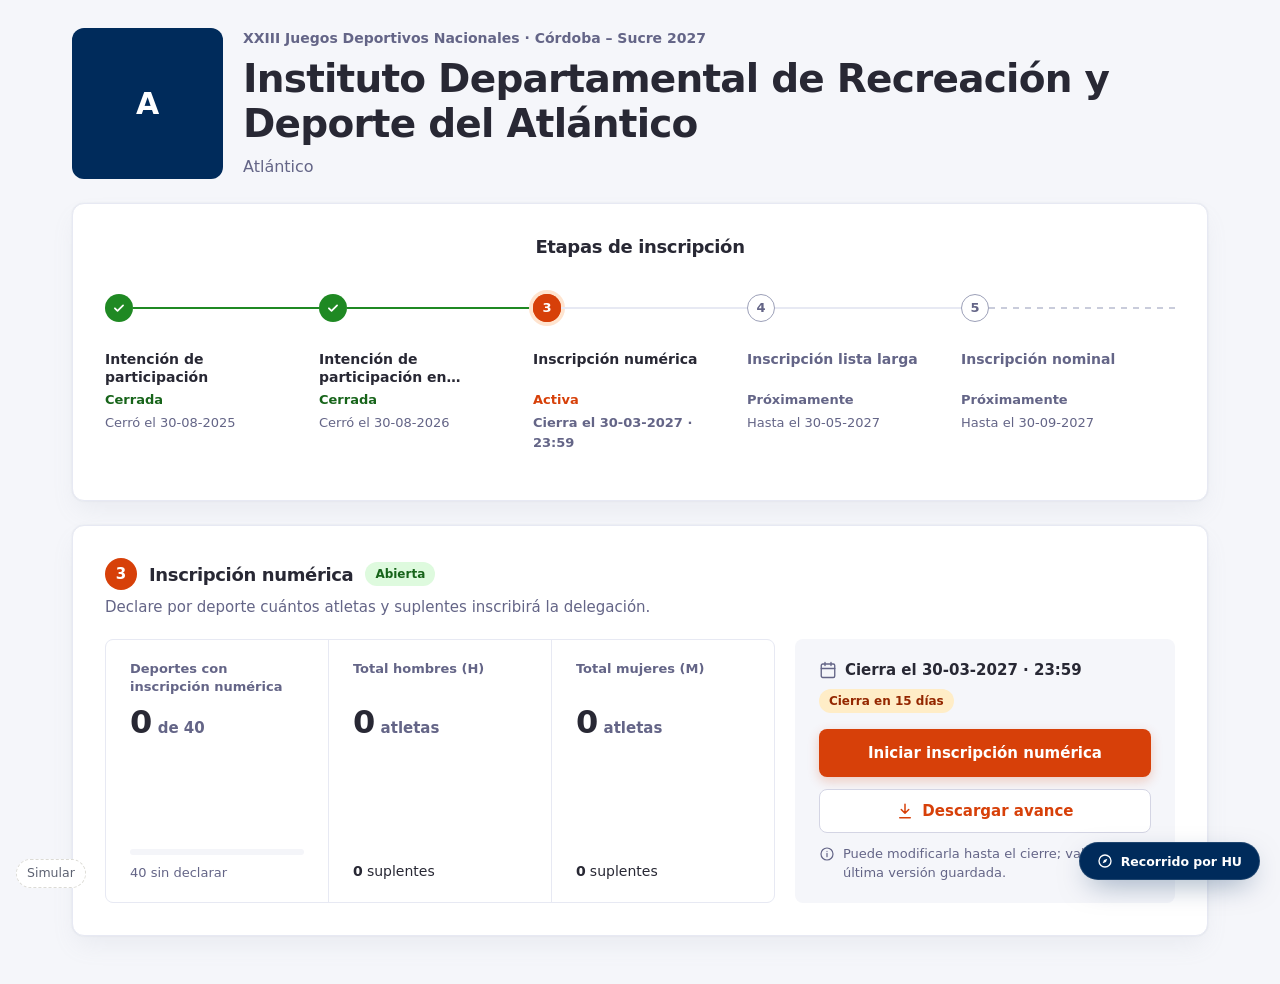
<file: inscripcion-numerica-rol-delegado/fase.html>
<!doctype html>
<html lang="es">
<head>
<meta charset="utf-8">
<meta name="viewport" content="width=device-width,initial-scale=1">
<title>Fase de inscripción numérica, rol delegado</title>
<link rel="stylesheet" href="https://fonts.googleapis.com/css2?family=Google+Sans:wght@400;500;600;700&family=Google+Sans+Code:wght@400;500;600&display=swap">
<style>
/* Una pantalla a la vez a todo el ancho; el sidebar lo pone el shell. */
:root{--panel:#fff;--fg:#1f2330;--muted:#5d6272;--line:#dcdbd5;--accent:#d74009;--font:'Google Sans',system-ui,-apple-system,'Segoe UI',sans-serif;--font-mono:'Google Sans Code',ui-monospace,SFMono-Regular,Menlo,monospace;color-scheme:light}
*{box-sizing:border-box}
html,body{background:#fff}
body{color:var(--fg);font-family:var(--font);margin:0;line-height:1.5}
[hidden]{display:none!important}
.scr:not(.cur){display:none}
.stage{background:#fff}
.stage>.app{min-height:100vh;display:flex;flex-direction:column}
/* Con pocos deportes la página crece y la barra de totales queda al fondo. */
.stage>.app>.page{flex:1 0 auto}

/* ---------- Artboard: la app, siempre clara ---------- */
.app{
  --n-050:#fff3e6;--n-100:#ffedc7;--n-500:#ff7b24;--n-600:#f05705;--n-700:#d74009;--n-900:#942700;
  --g-050:#fafbff;--g-100:#f4f5f9;--g-200:#e8e9f2;--g-300:#d4d5e4;--g-500:#9c9ebf;--g-600:#8788ab;--g-700:#646587;--g-900:#282834;
  --ok-100:#defade;--ok-700:#1f8923;--info-100:#cef4ff;--info-700:#0a55a8;--warn-100:#fef3c7;--warn-700:#b45309;--err-100:#ffe5e9;--err-700:#da1630;
  background:#fff;color:var(--g-900);font-family:'Google Sans',system-ui,-apple-system,'Segoe UI',sans-serif;font-size:14px;position:relative;color-scheme:light
}
.app *{font-family:inherit}
.nav{display:flex;align-items:center;gap:12px;padding:24px 16px 0}
.crumb{display:flex;align-items:center;flex-wrap:wrap;gap:2px 10px;min-width:0;font-weight:500;font-size:14px}
.crumb svg{width:12px;height:12px;stroke:var(--g-900);fill:none;stroke-width:2}
.page{padding:32px 16px 40px;display:flex;flex-direction:column;gap:20px}
.card{border:1px solid var(--g-200);border-radius:20px;background:#fff;padding:32px}
.search{display:flex;align-items:center;gap:10px;border:1px solid var(--g-700);border-radius:99px;height:42px;padding:0 16px;min-width:230px;color:var(--g-700);font-size:13px}
.search svg{width:18px;height:18px;stroke:var(--g-900);fill:none;stroke-width:1.8}
.hdr{display:flex;align-items:flex-start;justify-content:space-between;gap:24px;flex-wrap:wrap}
.hdr h1{font-size:30px;font-weight:700;margin:0 0 6px;letter-spacing:-.01em;max-width:720px}
.hdr p{margin:0;color:var(--g-700);font-size:16px}
.unsaved{display:inline-flex;align-items:center;gap:8px;font-size:13px;font-weight:600;color:var(--warn-700);background:var(--warn-100);border-radius:99px;padding:6px 12px;align-self:center}
.unsaved i{width:8px;height:8px;border-radius:50%;background:var(--warn-700)}
.btn{border-radius:99px;height:50px;padding:0 26px;font-size:16px;font-weight:600;cursor:pointer;display:inline-flex;align-items:center;gap:8px;border:1px solid transparent;white-space:nowrap}
.btn svg{width:18px;height:18px;stroke:currentColor;fill:none;stroke-width:1.8}
.btn.pri{background:var(--n-700);color:#fff}.btn.pri:hover{background:var(--n-900)}
.btn.sec{background:#fff;color:var(--n-700);border-color:var(--g-300)}
.btn.ter{background:none;color:var(--n-700);padding:0 12px;height:36px;font-size:15px}
.btn.sm{height:40px;font-size:14px;padding:0 20px}
.btn[disabled]{opacity:.5;cursor:not-allowed}
.list{border:1px solid var(--g-200);border-radius:16px;overflow:hidden}
.list-h{display:flex;align-items:center;gap:28px;padding:16px 20px;border-bottom:1px solid var(--g-200);font-size:16px}
.sport{border-bottom:1px solid var(--g-200)}.sport:last-child{border-bottom:0}
.sport-r{display:flex;align-items:center;gap:16px;padding:16px 22px;cursor:pointer}
.sport.open>.sport-r{background:#e9eaf0}
.sport-ico{width:40px;height:40px;border-radius:12px;background:#eaf1fb;display:grid;place-items:center;flex:none;color:var(--g-700);font-size:13px;font-weight:600}
.sport-t{flex:1;min-width:0}.sport-t b{display:block;font-size:18px;font-weight:600}.sport-t small{color:var(--g-700);font-size:14px}
.sport-c{color:var(--g-700);font-size:16px}
/* Avance y estado de cada deporte juntos, como un solo botón. */
.sport-sum{display:inline-flex;align-items:center;gap:6px;border:1px solid var(--g-300);border-radius:99px;padding:4px 6px 4px 14px;background:#fff}
.sport-sum:not(:has(.st)){padding-right:14px}
.sport-sum .sport-c{font-size:14px}.sport-sum .st{min-width:0;padding:4px 12px}.sport-sum .st.none{background:var(--g-100)}
.sport-r:hover .sport-sum{border-color:var(--g-500)}
.st{font-size:12px;font-weight:600;border-radius:99px;padding:3px 10px;min-width:92px;text-align:center;color:var(--g-900)}
.st.none{background:transparent}.st.part{background:var(--warn-100);color:var(--warn-700)}.st.full{background:var(--ok-100);color:var(--ok-700)}
.chev{width:20px;height:20px;stroke:var(--g-900);fill:none;stroke-width:2;transition:transform .15s}
.sport.open .chev{transform:rotate(90deg)}
.pruebas{display:none;background:#fafafa;padding:18px 22px 26px 58px}
.sport.open .pruebas{display:block}
.closed-n{border:1px solid #f2d27a;background:var(--warn-100);color:#6b3c06;border-radius:12px;padding:14px 18px;display:flex;flex-direction:column;gap:2px}
.closed-n b{font-weight:700}
.errs{border:1px solid #f4b7c0;background:var(--err-100);border-radius:12px;padding:14px 18px;color:#7d0b1d}
.errs b{display:block;margin-bottom:6px}.errs ul{margin:0;padding-left:20px}
.modal-bg{position:fixed;z-index:60;inset:0;background:rgba(40,40,52,.45);display:flex;align-items:center;justify-content:center;padding:24px}
.modal{background:#fff;border-radius:20px;padding:28px;width:480px;max-width:100%;box-shadow:0 24px 60px rgba(0,0,0,.25)}
.modal h3{margin:0 0 6px;font-size:22px;font-weight:700}.modal p{margin:0 0 18px;color:var(--g-700);font-size:15px}
.modal .foot{display:flex;justify-content:flex-end;gap:10px;margin-top:22px}
.toast{position:fixed;z-index:70;right:24px;top:72px;background:#fff;border:1px solid var(--g-200);border-left:5px solid #28bf2d;border-radius:12px;padding:14px 18px;box-shadow:0 10px 30px rgba(0,0,0,.14);min-width:300px}
.toast.err{border-left-color:var(--err-700)}.toast b{display:block;font-size:15px}.toast span{font-size:13px;color:var(--g-700)}
.empty{text-align:center;padding:60px 20px;color:var(--g-700)}
.empty b{display:block;font-size:20px;color:var(--g-900);margin-bottom:6px}

/* ---------- Marco ---------- */
.vs{display:inline-flex;gap:2px;padding:3px;border:1px solid var(--line);border-radius:99px;background:var(--panel)}
.vs button{font:inherit;font-size:12.5px;font-weight:500;color:var(--muted);background:none;border:2px solid transparent;border-radius:99px;padding:3px 14px;cursor:pointer}
.vs button[aria-pressed="true"]{color:var(--fg);border-color:var(--accent)}
.vs button:disabled{cursor:not-allowed;opacity:.55}
.vs button:focus-visible{outline:2px solid var(--accent);outline-offset:2px}
.vs-l{font-size:12px;color:var(--muted);margin-left:6px}

/* ---------- Artboard: la fase ---------- */
.app .hdr .unsaved{margin-left:auto}
.chip-ok{display:inline-flex;align-items:center;gap:6px;font-size:13px;font-weight:600;color:var(--ok-700);background:var(--ok-100);border-radius:99px;padding:6px 12px}
.chip-gr{display:inline-flex;font-size:12px;font-weight:600;color:var(--g-700);background:var(--g-100);border-radius:99px;padding:5px 12px}
.gr{display:grid;grid-template-columns:minmax(190px,1.5fr) repeat(5,minmax(128px,1fr));gap:8px 10px;align-items:start;padding:10px 0;border-bottom:1px solid var(--g-200)}
.pruebas.g.c4 .gr{grid-template-columns:minmax(190px,1.5fr) repeat(4,minmax(128px,1fr))}
.gr:last-child{border-bottom:0}
/* Columnas con el color de su género (H azul, M rosa, mixto violeta), cebra y hover de fila. */
.pruebas.g .gr{column-gap:0;padding:0;align-items:stretch;border-bottom:0}
.pruebas.g{padding:12px 16px 16px 22px}
.pruebas.g .gr>*{padding:16px 8px}
.pruebas.g .gr>:nth-child(n+2){text-align:center}
.pruebas.g .gr:not(.gh)>.mlab{padding-block:16px;display:flex;flex-direction:column;justify-content:center;align-items:flex-start}
/* Celdas de 120 px (crecen solo si el texto de la modalidad no cabe); el aviso de tope no agranda la fila. */
.pruebas.g .gr:not(.gh){grid-template-rows:minmax(120px,auto)}
.pruebas.g .gr:not(.gh)>.cell{display:flex;flex-direction:column;align-items:center;justify-content:center}
.pruebas.g .cell.off .na,.pruebas.g .cell .ns{padding:0}
.gnote{margin:12px 0 0;padding:10px 14px;border-radius:10px;background:var(--g-100);color:var(--g-700);font-size:13px;line-height:1.5}.gnote b{color:var(--g-900);font-weight:600}
.pruebas.g .gr:not(.gh)>.cell:not(.off):nth-child(n+2):nth-child(-n+3){background:rgba(31,120,209,.07)}
.pruebas.g .gr:not(.gh)>.cell:not(.off):nth-child(n+4):nth-child(-n+5){background:rgba(163,24,95,.06)}
.pruebas.g .gr:not(.gh)>.cell:not(.off):nth-child(6){background:rgba(91,42,166,.07)}
.pruebas.g .gr.gh>*{padding:6px 8px;font-size:14px}
.pruebas.g .gr.gh>:nth-child(n+2):nth-child(-n+3){background:rgba(31,120,209,.15);color:var(--info-700)}
.pruebas.g .gr.gh>:nth-child(n+4):nth-child(-n+5){background:rgba(163,24,95,.13);color:#a3185f}
.pruebas.g .gr.gh>:nth-child(6){background:rgba(91,42,166,.15);color:#5b2aa6}
.pruebas.g .gr:not(.gh):nth-child(odd){background:rgba(40,40,52,.04)}
.pruebas.g .gr:not(.gh):hover{background:rgba(215,64,9,.08)}
/* Donde termina un género, el divisor se marca más fuerte. */
.pruebas.g .gr.gend{border-bottom:2px solid var(--g-600)}
.gr.gh{font-size:12px;font-weight:600;color:var(--g-700);padding:2px 0 8px;border-bottom:1px solid var(--g-300)}
.mlab b{display:block;font-size:15px;font-weight:500;padding-top:6px}
.cell small{display:block;color:var(--g-700);font-size:12px;margin-top:3px}
.cell.off .na{display:block;color:var(--g-500);padding-top:8px}
.cell.ro b{display:block;font-size:24px;padding-top:0}
.cell.ro small{font-size:16px}
.stp{display:inline-flex;align-items:center;border:1px solid var(--g-300);border-radius:10px;overflow:hidden;background:#fff}
.stp button{width:30px;height:36px;border:0;background:var(--g-100);color:var(--g-900);font-size:17px;cursor:pointer;line-height:1}
.stp button:hover{background:var(--g-200)}
.stp input{width:48px;height:36px;border:0;text-align:center;font-size:15px;font-weight:600;color:var(--g-900);background:#fff;outline:0}
.stp:focus-within{border-color:var(--n-700)}
.cell.err .stp{border-color:var(--err-700);background:var(--err-100);box-shadow:0 0 0 1px var(--err-700)}
.cell.err .stp input{background:var(--err-100);color:var(--err-700)}
.cell.warn .stp{border-color:#e0a030;background:var(--warn-100)}
.cell.warn .stp input{background:var(--warn-100)}
.rowmsg{grid-column:1/-1;display:grid;gap:3px}
.msg{font-size:13px;font-weight:500;padding-left:6px}
.msg.err{color:var(--err-700)}.msg.warn{color:var(--warn-700)}
.tbar{position:sticky;bottom:0;z-index:4;background:#fff;border-top:1px solid var(--g-300);box-shadow:0 -6px 18px rgba(0,0,0,.08);padding:24px 21px;display:flex;align-items:center;gap:20px;flex-wrap:wrap}
.tbar .own{font-weight:700;font-size:15px;padding-left:2px}
.tbar .tot{display:flex;flex-direction:column;align-items:center;text-align:center;gap:2px;min-width:72px}
.tbar .tot b{font-size:22px;line-height:1.1;font-weight:700}
.tbar .tot small{font-size:11px;line-height:1.2;color:var(--g-700);width:64px;min-height:2.4em}
.tbar .sp{flex:1}
.rolchip{font-size:12px;font-weight:600;color:var(--n-900);background:var(--n-050);border-radius:99px;padding:4px 10px}
.hintx{font-size:12px;color:var(--g-700)}
.caps{border:1px solid var(--g-200);border-radius:14px;background:#fff;padding:0 18px}
.caps h4{margin:0;font-size:15px;font-weight:700;position:relative}
.caps-h{all:unset;box-sizing:border-box;width:100%;display:flex;align-items:center;gap:10px;flex-wrap:wrap;padding:12px 28px 12px 0;position:relative;cursor:pointer;font-size:15px;font-weight:700;color:var(--g-900)}
.caps-h:focus-visible{outline:2px solid var(--n-700);outline-offset:2px;border-radius:8px}
.caps-h .cn{font-weight:500;color:var(--g-700)}
.caps-h .cx,.caps-h .cw{font-size:12px;font-weight:600;border-radius:99px;padding:3px 10px}
.caps-h .cx{color:var(--info-700);background:var(--info-100)}.caps-h .cw{color:var(--warn-700);background:var(--warn-100)}
.caps-h svg{position:absolute;right:0;top:50%;margin-top:-8px;width:16px;height:16px;transform:rotate(90deg);transition:transform .15s}
.caps.open .caps-h svg{transform:rotate(-90deg)}
.caps .cps{padding:0 0 12px;border-top:1px solid var(--g-200);padding-top:8px}
.caps-h .cb{font-size:12px;font-weight:600;border-radius:99px;padding:3px 10px;color:#fff;background:var(--err-700)}
.caps{scroll-margin-top:72px}
.caps .cpb{border-top:1px solid var(--g-200);padding:12px 0}
.caps .cpb .cps{border-top:0;padding-top:0}
.caps .cpb h5{margin:0 0 6px;font-size:13px;font-weight:700;color:var(--g-900)}
.errs-s{border:1px solid #f4b7c0;background:var(--err-100);border-radius:10px;padding:12px 14px;color:#7d0b1d;margin-bottom:14px}
.errs-s:focus{outline:2px solid var(--err-700);outline-offset:2px}
.errs-s h5{color:#7d0b1d!important}
.errs-s ul{list-style:none;margin:0;padding:0;display:flex;flex-direction:column;gap:6px}
.errs-s li{display:flex;align-items:baseline;justify-content:space-between;gap:12px;flex-wrap:wrap;font-size:13.5px}
.errs-s li>span{flex:1 1 260px;min-width:0}
.errs-s .goto{all:unset;box-sizing:border-box;cursor:pointer;font-size:13px;font-weight:600;color:var(--err-700);text-decoration:underline;white-space:nowrap;padding:2px 4px;border-radius:4px}
.errs-s .goto:focus-visible{outline:2px solid var(--err-700);outline-offset:1px}
.sport-r:focus-visible{outline:2px solid var(--n-700);outline-offset:-2px}
.cp{display:grid;grid-template-columns:230px minmax(0,1fr) 70px;gap:14px;align-items:center;padding:5px 0;position:relative}
.cp small{color:var(--g-700);font-size:12px;margin-left:6px}
.cp .trk{height:10px;border-radius:99px;background:var(--g-200);overflow:hidden}
.cp .trk i{display:block;height:100%;background:var(--ok-700)}
.cp.lim .trk i{background:var(--info-700)}
.cp .cpl{display:block;font-size:12px;font-weight:600;color:var(--info-700);margin-left:6px}
.cp .v{text-align:right;font-size:14px}
.smt{width:100%;border-collapse:collapse;font-size:14px;margin:4px 0 6px}
.smt th{text-align:right;font-size:12px;color:var(--g-700);font-weight:600;padding:6px 8px;border-bottom:1px solid var(--g-300)}
.smt th:first-child,.smt td:first-child{text-align:left}
.smt td{text-align:right;padding:7px 8px;border-bottom:1px solid var(--g-200)}
.smt tr.t td{font-weight:700;border-bottom:0;background:var(--g-100)}
.modal.w{width:660px}
.modal .chiprow{margin:0 0 12px}
.docbg{background:var(--g-200);padding:28px 20px;min-height:300px}
.emp{text-align:center;padding:34px 18px}
.emp b{display:block;font-size:18px;margin:10px 0 6px}
.emp p{margin:0 0 16px;color:var(--g-700);font-size:14px}
.emp .ic{width:52px;height:52px;border-radius:50%;background:var(--g-100);display:grid;place-items:center;margin:0 auto;font-size:22px}

/* ---------- Prototipo ---------- */
.cr-l{background:none;border:0;padding:0;font:inherit;color:inherit;cursor:pointer}
.cr-l:hover{color:var(--n-700);text-decoration:underline}
.fl{position:fixed;top:56px;right:16px;z-index:7000;display:none}
body.sim-on .fl{display:flex}
body:not(.en-shell) .fl{top:auto;right:auto;left:16px;bottom:44px}
.fl .vs{box-shadow:0 2px 8px rgba(0,0,0,.08)}
.sim-p{display:flex;width:max-content;max-width:calc(100vw - 32px);background:var(--panel);border:1px solid var(--line);border-radius:12px;padding:10px 12px;box-shadow:0 8px 24px rgba(0,0,0,.14);flex-direction:column;gap:8px}
.sim-d{position:fixed;left:16px;bottom:12px;z-index:7000;font-size:12.5px;color:var(--muted)}
.sim-d summary{cursor:pointer;padding:4px 10px;border:1px dashed var(--line);border-radius:99px;background:var(--panel);list-style:none;width:max-content}
.sim-d summary:focus-visible{outline:2px solid var(--accent);outline-offset:2px}
body.en-shell .sim-d{display:none}
.sim-g{display:flex;align-items:center;gap:8px;justify-content:space-between}
.sim-g .vs-l{margin:0}
.cert-bg{align-items:flex-start;overflow:auto;padding:0;z-index:7500}
.cert-pan{width:100%;min-height:100%;background:#fff}
.cert-top{display:flex;align-items:center;justify-content:space-between;padding:12px 21px;border-bottom:1px solid var(--g-200);font-weight:600;color:var(--g-900)}

/* ---------- Grilla por declaración, motor y certificado ---------- */
.gtag svg{width:14px;height:14px;margin-right:4px;vertical-align:-2px;stroke:currentColor;fill:none;stroke-width:2.2;stroke-linecap:round;stroke-linejoin:round}
.gtag{display:inline-block;font-size:14px;font-weight:600;border-radius:99px;padding:2px 9px;margin-top:3px;background:var(--g-100);color:var(--g-700)}
.gtag.gH{background:#e4efff;color:var(--info-700)}.gtag.gM{background:#fde7f1;color:#a3185f}.gtag.gX{background:#efe7ff;color:#5b2aa6}
.mlab b{padding-top:2px}
.gr.dis{opacity:.62}
.rn{grid-column:1/-1;font-size:12.5px;color:var(--g-700);padding-left:6px}
.pc{font-style:normal;font-size:10.5px;font-weight:700;color:var(--info-700);background:var(--info-100);border-radius:99px;padding:1px 7px;margin-left:6px;white-space:nowrap}
.cp.av .v{color:var(--info-700);font-weight:600}.cp.av .trk{visibility:hidden}.avn{grid-column:1/-1;font-size:12px;color:var(--g-700);margin:-2px 0 6px}
.fbar{display:flex;align-items:center;gap:12px;flex-wrap:wrap}
.fbar .search{width:380px}
.search input{border:0;outline:0;background:transparent;flex:1;font-size:14px;color:var(--g-900);min-width:0}
.fchips{display:flex;gap:8px;flex-wrap:wrap}
.fch{font:inherit;font-size:14px;font-weight:500;border:1px solid var(--g-300);background:#fff;color:var(--g-700);border-radius:99px;padding:8px 16px;cursor:pointer}
.fch[aria-pressed="true"]{border-color:var(--n-700);color:var(--g-900);background:var(--n-050)}
.caps .cps{display:grid;grid-template-columns:repeat(2,minmax(0,1fr));column-gap:32px}
.caps .cp{grid-template-columns:minmax(150px,215px) minmax(40px,1fr) 80px}
.caps .cp small{display:block;margin:0}
.caps .cp .pc{margin:2px 0 0;display:inline-block}
@media(max-width:1100px){.caps .cps{grid-template-columns:minmax(0,1fr)}}
@media(max-width:640px){.caps{padding:0 12px}.caps .cp{grid-template-columns:minmax(0,1fr) 72px;row-gap:4px}.caps .cp>span:first-child{grid-column:1/-1}.caps .cp .trk{grid-column:1}.caps .cp .v{grid-column:2;white-space:nowrap}}
/* Tres columnas: delegación y rol a la izquierda, totales y revisión al centro, acciones a la derecha. */
.tbar{display:grid;grid-template-columns:minmax(0,1fr) minmax(0,2fr) minmax(0,1fr);gap:16px;align-items:center}
.tb-l{display:flex;align-items:center;gap:12px;min-width:0}
.tb-c{display:flex;align-items:center;justify-content:center;gap:12px;flex-wrap:wrap}
.tb-c .tot{min-width:64px}
.tb-r{display:flex;align-items:center;justify-content:flex-end;gap:10px;flex-wrap:wrap}
.tbar .own{min-width:0;white-space:normal;display:-webkit-box;-webkit-line-clamp:2;-webkit-box-orient:vertical;overflow:hidden;line-height:1.25}
.tb-l .rolchip{flex:none}
/* Con el 25 % estrecho, el rol va sobre el nombre para que éste conserve sus 2 líneas. */
@media(min-width:1101px) and (max-width:1500px){.tb-l{flex-direction:column;align-items:flex-start;gap:6px}}
@media(max-width:1100px){.tbar{grid-template-columns:minmax(0,1fr)}.tb-r{justify-content:flex-start}.tb-c{justify-content:flex-start}}
/* Ventana, avisos y hero de cinco fases */
.sim-n{margin:0;max-width:300px;font-size:11.5px;line-height:1.4;color:var(--muted);white-space:normal}
.stp button[disabled],.stp input[disabled]{opacity:.5;cursor:not-allowed}
.rn.conf{color:var(--g-700)}
.cell .ns{font-size:12px;color:var(--g-700);padding:10px 0}
.tchip{font-size:11.5px;font-weight:600;border-radius:99px;padding:3px 10px;white-space:nowrap;cursor:help}
.tchip.wa{background:var(--warn-100);color:var(--warn-700)}.tchip.in{background:var(--info-100);color:var(--info-700)}
.pre-n{border:1px solid #9fc9ee;background:var(--info-100);color:#073a7a;border-radius:12px;padding:14px 18px;display:flex;flex-direction:column;gap:2px}
.pre-n b{font-weight:700}
.closed-n.pre-top{position:sticky;top:0;z-index:5;border-radius:0;border-width:0 0 1px;padding:12px 21px}
.pre-n.pre-top{position:sticky;top:0;z-index:5;border-radius:0;border-width:0 0 1px;padding:12px 21px}
.cfn{font-size:12.5px;color:var(--g-700);border-top:1px dashed var(--g-300);padding-top:10px}
.cfn summary{cursor:pointer}.cfn ul{margin:6px 0 0;padding-left:20px}
.cert-top .acts{display:flex;gap:10px}
.avwarn{margin:0;padding:10px 21px;background:var(--warn-100);border-bottom:1px solid #f2d27a;color:#6b3c06;font-size:13px}
/* N1: inicio del delegado (quién → etapa → avance → acción), según el lienzo del rediseño */
.app.ini-app{background:#f5f6fa;-webkit-font-smoothing:antialiased}
.ini-app .nav{padding:28px 16px 0}
/* En móvil la barra flotante «Simular» tapaba «Inicio»: la ruta baja por debajo de ella. */
@media(max-width:600px){.ini-app .nav{padding-top:52px}}
.ini{container-type:inline-size}
.ini-m{max-width:1200px;margin:0 auto;padding:16px 32px 48px;display:flex;flex-direction:column;gap:24px}
.ini-h{display:flex;flex-wrap:wrap;align-items:center;gap:16px 20px;padding:12px 0 0}
/* Alto del bloque de textos del hero con el nombre en una línea. */
.ini-av{align-self:stretch;aspect-ratio:1/1;min-height:64px;flex:none;border-radius:12px;background:#002b5b;color:#fff;display:inline-flex;align-items:center;justify-content:center;font-size:30px;font-weight:700}
.ini-hx{flex:1 1 280px;min-width:0;display:flex;flex-direction:column;gap:8px}
.ini-ev{font-size:14px;font-weight:600;color:#646587}
.ini-h h1{margin:0;font-size:39px;line-height:1.15;font-weight:700;letter-spacing:-.02em;text-wrap:pretty;overflow-wrap:anywhere}
.ini-meta{display:flex;flex-wrap:wrap;align-items:center;gap:8px 20px;font-size:14px;color:#646587}
.ini-meta>span{display:inline-flex;align-items:center;gap:6px;min-width:0;overflow-wrap:anywhere}
.ini-meta svg{width:16px;height:16px;flex:none;stroke:currentColor;fill:none;stroke-width:1.8;stroke-linecap:round;stroke-linejoin:round}
.ini-tag{font-size:16px;line-height:1.5;color:#646587}
.ini-sr{position:absolute;width:1px;height:1px;overflow:hidden;clip:rect(0 0 0 0);white-space:nowrap}
.ini-card{background:#fff;border:1px solid #e7e9f3;border-radius:12px;box-shadow:0 0 2px rgba(145,158,171,.2),0 12px 24px -4px rgba(145,158,171,.12);padding:32px;display:flex;flex-direction:column;gap:28px}
.ini-sec{display:flex;flex-direction:column;gap:20px}
.ini-k#ini-etapas{text-align:center}
.ini-k{margin:0;font-size:18px;line-height:1.2;font-weight:600;color:#282834;letter-spacing:-.02em}
.ini-tl{position:relative}
.ini-st{position:relative;list-style:none;margin:0;padding:0;display:grid;grid-template-columns:repeat(5,minmax(0,1fr))}
/* Ancho fijo por etapa y máximo dos líneas por texto, para que la grilla quede cuadrada. */
.ini-st li{position:relative;display:flex;flex-direction:column;gap:12px;padding:16px 16px 16px 0}
.ini-st li:not(:last-child)::after{content:'';position:absolute;top:29px;left:28px;right:0;height:2px;background:#e7e9f3}
.ini-st li.ln-ok::after{background:#1f8923}
.ini-st .ini-rl{padding-bottom:16px}
.ini-st li:last-child::after{content:'';position:absolute;top:29px;left:28px;right:0;height:2px;background:repeating-linear-gradient(90deg,#c9ccdb 0 6px,transparent 6px 12px)}
.ini-nd{width:28px;height:28px;border-radius:50%;display:inline-flex;align-items:center;justify-content:center;flex:none;font-size:13px;font-weight:700;background:#fff;color:#646587;border:1.5px solid #9ca0b8}
.ini-nd svg{width:14px;height:14px;stroke:currentColor;fill:none;stroke-width:3;stroke-linecap:round;stroke-linejoin:round}
.ini-st .done .ini-nd{background:#1f8923;color:#fff;border:0}
.ini-st .cur .ini-nd{position:relative;isolation:isolate;background:#d74009;color:#fff;border:0;box-shadow:0 0 0 4px #ffe4cf}
.ini-st .cur .ini-nd::before{content:'';position:absolute;inset:0;border-radius:50%;background:#d74009;z-index:-1;animation:ini-radar 1.8s ease-out infinite}
@keyframes ini-radar{0%{transform:scale(1);opacity:.45}100%{transform:scale(2.6);opacity:0}}
@media(prefers-reduced-motion:reduce){.ini-st .cur .ini-nd::before{animation:none;opacity:0}}
.ini-st .soon .ini-nd{color:#d74009;border:2px solid #d74009}
.ini-tx{display:flex;flex-direction:column;gap:4px;min-width:0}
.ini-tx b{font-size:14px;font-weight:600;line-height:1.3;color:#282834;min-height:2.6em}
.ini-tx b,.ini-tx .d{display:-webkit-box;-webkit-box-orient:vertical;-webkit-line-clamp:2;line-clamp:2;overflow:hidden}
.ini-sd{display:flex;flex-direction:column;gap:4px}
.ini-tx .s{font-size:13px;font-weight:600;color:#646587}
.ini-tx .d{font-size:13px;color:#646587}
.ini-st .done .s{color:#17641a}.ini-st .cur .s,.ini-st .soon .s{color:#d74009}.ini-st .next b{color:#646587}
.ini-st .cur .ini-sd .d{font-weight:700}
.ini-et{display:flex;flex-direction:column;gap:6px}
.ini-en{width:32px;height:32px;flex:none;border-radius:50%;background:#d74009;color:#fff;display:inline-flex;align-items:center;justify-content:center;font-size:15px;font-weight:700}
.ini-en.gr{background:#646587}
.ini-et>div{display:flex;flex-wrap:wrap;align-items:center;gap:8px 12px}
.ini-et h2{margin:0;font-size:18px;line-height:1.2;font-weight:600;letter-spacing:-.02em}
.ini-et p{margin:0;font-size:15px;line-height:1.5;color:#646587;max-width:640px}
.ini-b{display:inline-flex;align-items:center;height:24px;padding:0 10px;border-radius:99px;font-size:12px;font-weight:700;white-space:nowrap}
.ini-b.ok{background:#defade;color:#17641a}.ini-b.inf{background:#cef4ff;color:#002b5b}.ini-b.gr{background:#f4f5f9;color:#282834}.ini-b.wa{background:#ffedc7;color:#942700}
.ini-row{display:flex;flex-wrap:wrap;gap:20px;align-items:stretch}
.ini-dl{flex:999 1 560px;min-width:0;margin:0;display:grid;grid-template-columns:repeat(auto-fit,minmax(min(200px,100%),1fr));grid-auto-rows:1fr;gap:1px;background:#e7e9f3;border:1px solid #e7e9f3;border-radius:8px;overflow:hidden}
.ini-dl>div{background:#fff;padding:20px 24px;display:flex;flex-direction:column;gap:10px;min-height:132px}
.ini-dl dt{font-size:13px;line-height:18px;min-height:36px;font-weight:600;color:#646587}
.ini-dl dd{margin:0;flex:1;display:flex;flex-direction:column;gap:10px}
.ini-dl dd>.ini-v{margin-block:0}
/* Pie al fondo: el avance y el apoyo de las tres celdas quedan a la misma altura. */
.ini-dl .ft{display:flex;flex-direction:column;gap:8px;margin-top:auto}
.ini-dl dd>.sp,.ini-dl dd>.r{margin-top:auto}
/* El apoyo de H y M reserva la altura del pie con barra para que los números coincidan. */
.ini-dl dd>.sp{min-height:31px;display:flex;align-items:flex-end;gap:.3em}
.ini-v{display:flex;align-items:baseline;gap:6px;font-size:15px;font-weight:600;color:#646587}
.ini-v b{font-size:32px;line-height:1;font-weight:700;letter-spacing:-.02em;color:#282834}
.ini-dl.pre .ini-v b{color:#646587}
.ini-pg{display:block;height:6px;border-radius:99px;background:#f4f5f9;overflow:hidden}
.ini-pg i{display:block;height:6px;border-radius:99px;background:#d74009}
.ini-dl .r{font-size:13px;color:#646587}
.ini-dl .sp{font-size:14px;color:#282834}.ini-dl .sp b{font-weight:700}
.ini-pn{flex:1 1 380px;min-width:min(380px,100%);background:#f5f6fa;border-radius:8px;padding:20px 24px;display:flex;flex-direction:column;justify-content:space-between;gap:16px}
.ini-pz{display:flex;flex-direction:column;gap:8px;align-items:flex-start}
.ini-pz>span:first-child{display:flex;align-items:center;gap:8px;font-size:15px;font-weight:700;color:#282834}
.ini-pz svg{width:18px;height:18px;flex:none;stroke:#646587;fill:none;stroke-width:1.8;stroke-linecap:round;stroke-linejoin:round}
.ini-pz .chs{display:flex;flex-wrap:wrap;gap:8px}
.ini-pz .ini-b.gr{background:#fff}
.ini-ac{display:flex;flex-direction:column;gap:12px}
.ini-cta{all:unset;box-sizing:border-box;display:flex;align-items:center;justify-content:center;gap:8px;width:100%;min-height:48px;padding:0 20px;white-space:nowrap;border-radius:8px;background:#d74009;color:#fff;font-size:15px;font-weight:700;cursor:pointer;box-shadow:0 4px 12px rgba(215,64,9,.24);text-align:center}
.ini-cta:hover{background:#942700}
.ini-cta:focus-visible{outline:2px solid #d74009;outline-offset:2px}
.ini-cta svg{width:18px;height:18px;flex:none;stroke:currentColor;fill:none;stroke-width:2;stroke-linecap:round;stroke-linejoin:round}
.ini-cta[disabled]{background:#e7e9f3;color:#646587;box-shadow:none;cursor:not-allowed}
.ini-cta.sec{min-height:44px;background:#fff;color:#d74009;border:1px solid #d4d5e4;box-shadow:none}
.ini-cta.sec:hover{background:#fff3e6}
.ini-hp{margin:0;display:flex;gap:8px;font-size:13px;line-height:1.45;color:#646587}
.ini-hp>span{display:-webkit-box;-webkit-box-orient:vertical;-webkit-line-clamp:2;line-clamp:2;overflow:hidden;min-width:0}
.ini-hp svg{width:16px;height:16px;flex:none;margin-top:1px;stroke:currentColor;fill:none;stroke-width:1.8;stroke-linecap:round;stroke-linejoin:round}
/* Bajo ~760 px las cinco etapas no caben en fila: pasan a lista vertical con su conector (diseño «compacto»). */
@container (max-width:760px){
 .ini-m{padding:16px 16px 32px}
 .ini-card{padding:20px}
 .ini-h h1{font-size:28px}
 .ini-av{font-size:26px}
}
@container (max-width:400px){
 .ini-av{align-self:auto;aspect-ratio:auto;width:68px;height:68px}
}
/* Si las cinco etapas no caben en una línea cada una, pasan a lista vertical con su conector. */
@container (max-width:1100px){
 .ini-st{display:flex;flex-direction:column}
 .ini-st li{flex-direction:row;gap:14px;padding:0;white-space:normal}
 .ini-st li:not(:last-child)::after,.ini-st li:last-child::after{display:none}
 .ini-rl{display:flex;flex-direction:column;align-items:center;flex:none}
 .ini-rl::after{content:'';flex:1 1 auto;width:2px;min-height:16px;margin:4px 0;border-radius:99px;background:#e7e9f3}
 .ini-st li.ln-ok .ini-rl::after{background:#1f8923}
 .ini-st li:last-child .ini-rl::after{background:repeating-linear-gradient(180deg,#c9ccdb 0 4px,transparent 4px 8px)}
 .ini-tx{gap:2px;padding:3px 0 18px}
 .ini-sd{display:block}
 .ini-tx .d::before{content:" · "}
}
/* N2 y estados N3-N7: la grilla en cards como N1 (cabecera, topes, filtros y un card por deporte). */
.app.ini-app{--ini-sh:0 0 2px rgba(145,158,171,.2),0 12px 24px -4px rgba(145,158,171,.12)}
.stage>.app.ini-app>.ini{flex:1 0 auto}
.ini-app .caps,.ini-app .sport,.ini-app .cfn,.ini-app .list>.empty{background:#fff;border:1px solid #e7e9f3;border-radius:12px;box-shadow:var(--ini-sh)}
.ini-hd{gap:20px}
/* Título sin card: se conserva el relleno superior. */
.ini-app .ini-hd{background:none;border:0;box-shadow:none;padding:28px 0 0}
.ini-hd .nav{padding:0}
.ini-hd .cr-l{text-align:left}
.ini-hd .hdr{gap:12px 24px}
.ini-hd .hdr h1{font-size:39px;line-height:1.15;letter-spacing:-.02em;margin:0 0 8px;text-wrap:pretty}
.ini-hd .hdr p{font-size:16px;line-height:1.5;margin:0}
.ini-hd .ini-dl{flex:none;width:100%}
/* Un indicador por card, en una fila que baja a 2 y 1 columnas según el ancho. */
.ini-kpis{display:grid;grid-template-columns:repeat(4,minmax(0,1fr));gap:16px}
.ini-k1{padding:0;gap:0;overflow:hidden}
.ini-k1{display:flex;flex-direction:column}
.ini-k1 .ini-dl{flex:1;width:100%;display:flex;flex-direction:column;border:0;background:none;border-radius:0}
.ini-k1 .ini-dl>div{flex:1;min-height:0}
@container (max-width:900px){.ini-kpis{grid-template-columns:repeat(2,minmax(0,1fr))}}
@container (max-width:520px){.ini-kpis{grid-template-columns:minmax(0,1fr)}}
.ini-hd .kst{display:flex;align-items:center;min-height:32px}
/* Estado: tag a 1.5x y pegado al rótulo; el resto de KPIs conserva su jerarquía. */
.ini-k1.ini-ks dt{min-height:0}.ini-k1.ini-ks dd{gap:8px}.ini-k1.ini-ks .kst{min-height:0}
.ini-k1.ini-ks .ini-b{height:36px;padding:0 15px;font-size:18px}
/* Número y unidad bajan junto al apoyo, en la misma línea que la barra de la primera card. */
.ini-k1 dd{gap:8px}.ini-k1 dd>.ini-v:has(+.r){margin-top:auto}.ini-k1 dd>.ini-v+.r{margin-top:0}
.ini-flt{gap:16px;padding:20px 32px}
.ini-flt .list-h{padding:0;border:0;gap:4px 12px;flex-wrap:wrap}
.ini-flt .fbar{flex-wrap:nowrap}.ini-flt .fbar .sp{flex:1}.ini-flt .fchips{flex-wrap:nowrap;flex:none}.ini-flt .search{flex:1 1 160px;min-width:140px}
@media(max-width:760px){.ini-flt .fbar{flex-wrap:wrap}.ini-flt .fchips{flex:1 1 100%;min-width:0;flex-wrap:wrap}}
@media(max-width:560px){.modal{padding:18px;overflow-x:auto}.smt th,.smt td{padding:6px 4px;font-size:12px}}
.ini-flt .search{min-width:0;flex:1 1 280px;max-width:380px}
.ini-flt .btn.ter{height:32px;padding:0 8px}
.ini-app .list{display:flex;flex-direction:column;gap:16px;border:0;border-radius:0;overflow:visible}
.ini-app .list>.empty{padding:48px 20px}
.ini-app .sport{overflow:clip}
.ini-app .sport-r{flex-wrap:wrap;padding:20px 24px;gap:12px 16px}
.ini-app .sport-r:hover{background:#fafbff}
.ini-app .sport.open>.sport-r{background:#fff;border-bottom:1px solid #e7e9f3}
.ini-app .sport-t{flex:1 1 200px}
.ini-app .sport-ico{background:#eaf1fb;color:#002b5b;font-weight:700}
.sport-ico img{width:24px;height:24px;display:block}
.ini-app .sport-sum{border-color:#e7e9f3;gap:10px}
.ini-app .sport-pg{width:56px;flex:none}
.ini-app .pruebas{background:#fff}
.ini-app .pruebas.g{padding:16px 24px 24px;overflow-x:auto}
.ini-app .pruebas.g .gr{min-width:820px}
/* Panel lateral «Topes y validaciones»: aprieta el contenido, una columna con divisor y cebra; se abre desde la barra inferior. */
.ini-wrap{display:flex;align-items:flex-start}.ini-wrap>.ini{flex:1 1 0;min-width:0}
.sidep{z-index:5;flex:none;width:380px;position:sticky;top:0;height:calc(100vh - var(--tbarh,102px));overflow:auto;background:#fff;border-left:1px solid #e7e9f3;box-shadow:-10px 0 24px -18px rgba(40,40,52,.3)}
.pre-top+.ini-wrap .sidep{top:64px}
.sp-h{position:sticky;top:0;z-index:3;box-sizing:border-box;height:65px;display:flex;align-items:center;justify-content:space-between;gap:12px;padding:16px;background:#fff;border-bottom:1px solid var(--g-200)}
.sp-h h4{margin:0;font-size:16px;font-weight:600;letter-spacing:-.01em}.sp-h .cn{font-weight:500;color:var(--g-700)}
.sp-x{all:unset;box-sizing:border-box;width:32px;height:32px;display:grid;place-items:center;border-radius:8px;cursor:pointer;font-size:22px;line-height:1;color:var(--g-700)}
.sp-x:hover{background:var(--g-100)}.sp-x:focus-visible{outline:2px solid var(--n-700);outline-offset:1px}
.sp-act{position:sticky;top:65px;z-index:2;display:flex;justify-content:center;align-items:center;width:100%;padding:8px 16px;background:var(--n-700);border-bottom:1px solid var(--g-200)}
.sp-act .btn{background:none;border:0;box-shadow:none;color:#fff;padding:0 16px;border-radius:99px}
.sp-act .btn:hover:not([disabled]){background:rgba(255,255,255,.12);text-decoration:underline}
.sp-act .btn:focus-visible{outline:2px solid #fff;outline-offset:2px;background:rgba(255,255,255,.12)}
.sp-act .btn[disabled]{opacity:.7}
.sp-act>span{display:inline-flex}
.sp-chips{display:flex;flex-wrap:wrap;gap:6px;padding:10px 16px;border-bottom:1px solid var(--g-200)}
.sp-chips span{font-size:12px;font-weight:600;border-radius:99px;padding:3px 10px}
.sp-chips .cb{color:#fff;background:var(--err-700)}.sp-chips .cx{color:var(--info-700);background:var(--info-100)}.sp-chips .cw{color:var(--warn-700);background:var(--warn-100)}
.sp-b h5{margin:0;padding:16px 16px 8px;font-size:16px;line-height:1.3;font-weight:500;color:var(--g-900)}
.sidep .errs-s{margin:0;border-radius:0;border-width:0 0 1px;padding:12px 16px}
.sidep .errs-s h5{padding:0 0 8px}
.sidep .errs-s li{padding:6px 0;border-bottom:1px solid #f4b7c0}.sidep .errs-s li:last-child{border-bottom:0}
.sidep .cps{display:block;padding:0;border:0}
.sidep .cp{grid-template-columns:minmax(0,1fr) auto;gap:6px 12px;align-items:start;padding:12px 16px;border-bottom:1px solid var(--g-200)}
.sidep .cps>.cp:nth-child(even){background:#fafbff}
.sidep .cp .trk{grid-column:1/-1;order:3}.sidep .cp .v{order:2}.sidep .cp small{display:block;margin:2px 0 0}
.sidep .cp .avn{order:4;margin:0}
.sp-btn{position:relative;flex:none;height:40px;padding:0 14px;display:inline-flex;align-items:center;gap:8px;border-radius:99px;font:600 14px/1 var(--font);border:1px solid var(--g-300);background:#fff;color:var(--g-900);cursor:pointer}
.sp-btn svg{width:20px;height:20px;fill:none;stroke:currentColor;stroke-width:1.8;stroke-linecap:round;stroke-linejoin:round}
.sp-btn:hover,.sp-btn.on{border-color:var(--n-700);background:var(--n-050)}.sp-btn:focus-visible{outline:2px solid var(--n-700);outline-offset:2px}
.sp-n{position:absolute;top:-6px;right:-6px;min-width:18px;height:18px;padding:0 5px;border-radius:99px;background:var(--g-700);color:#fff;font-size:11px;font-weight:700;display:grid;place-items:center}
.sp-n.err{background:var(--err-700)}
/* FAB de revisión: flota sobre la barra fija y se corre a la izquierda del panel para no quedar tapado. */
.sp-fab{position:fixed;right:24px;bottom:calc(var(--tbarh,102px) + 16px);z-index:30;width:56px;height:56px;padding:0;justify-content:center;border:0;background:var(--n-700);color:#fff;box-shadow:0 6px 16px rgba(0,0,0,.28);transition:right .2s}
.sp-fab:hover,.sp-fab.on{border:0;background:var(--n-700);filter:brightness(1.15)}.sp-fab:focus-visible{outline:3px solid #fff;box-shadow:0 0 0 5px var(--n-700)}
.sp-fab svg{width:26px;height:26px}.sp-fab .sp-l{position:absolute;width:1px;height:1px;overflow:hidden;clip:rect(0 0 0 0);white-space:nowrap}
.sp-fab .sp-n{top:-4px;right:-4px;border:2px solid #fff;box-sizing:content-box}
/* El anillo da la vuelta al botón según el avance; el texto va a su izquierda. */
.sp-fab .sp-ring{position:absolute;inset:-5px;width:66px;height:66px;transform:rotate(-90deg);fill:none;stroke-width:4;pointer-events:none}
.sp-fab .sp-ring .t{stroke:#fff}.sp-fab .sp-ring .p{stroke:var(--n-700);stroke-linecap:round;transition:stroke-dashoffset .4s}
.sp-fab .sp-ring .t{filter:drop-shadow(0 1px 2px rgba(0,0,0,.2))}
.sp-fab .sp-t{position:absolute;right:calc(100% + 14px);top:50%;transform:translateY(-50%);white-space:nowrap;background:#fff;color:var(--g-900);border-radius:99px;padding:10px 16px;font-size:14px;font-weight:600;box-shadow:0 6px 16px rgba(0,0,0,.18)}
.sp-fab .sp-t b{color:var(--n-700);font-weight:700}
.sp-fab.on{right:404px}
@media(max-width:860px){.sidep{position:fixed;inset:0 0 var(--tbarh,102px) 0;width:auto;height:auto;z-index:20;padding-bottom:84px}.sp-fab,.sp-fab.on{right:16px}}
/* Barra fija: nombre del deporte y columnas de color; cada deporte abierto toma la barra al avanzar el scroll. */
.pruebas.g .gr.gh{position:sticky;top:0;z-index:3;background:#fff;min-height:70px}
.pruebas.g .gr.gh>*{display:flex;align-items:center;justify-content:center}
.pruebas.g .gr.gh>.gh-s{justify-content:center;padding-block:16px}
/* Pegada, la barra lleva detrás una banda fija del ancho del viewport (el card recorta, la fija no). */
.pruebas.g .gr.gh.is-pin{box-shadow:none}
.pruebas.g .gr.gh.is-pin::before{content:'';position:fixed;left:0;right:0;top:inherit;height:var(--ghh,70px);z-index:-1;background:#fff;box-shadow:0 8px 10px -8px rgba(40,40,52,.3)}
.pre-top+.ini .pruebas.g .gr.gh{top:64px}
.gh-s{flex-direction:column;align-items:flex-start!important;gap:1px;line-height:1.25}.gh-s b{display:none;font-size:18px;font-weight:600;color:var(--g-900)}.is-pin .gh-s b{display:block}.gh-s small{font-size:12px;font-weight:500;color:var(--g-700)}
/* Sin pegarse, «Modalidad · género» luce como los demás encabezados; pegada, pasa a texto pequeño bajo el nombre. */
.pruebas.g .gr.gh>.gh-s small{font-size:14px;font-weight:600;color:var(--g-900)}
.pruebas.g .gr.gh.is-pin>.gh-s small{font-size:12px;font-weight:500;color:var(--g-700)}
@media(min-width:1000px){.ini-app .pruebas.g{overflow:visible}}
.ini-app .caps{padding:0 32px;scroll-margin-top:16px}
.ini-app .caps-h{padding:20px 28px 20px 0;font-size:18px;font-weight:600;letter-spacing:-.02em}
.ini-app .caps-h .cn{font-size:15px;letter-spacing:0}
.ini-app .caps .cpb{padding:16px 0 24px}
.ini-app .cfn{padding:16px 32px;font-size:13px}
@container (max-width:760px){
 .ini-flt,.ini-app .caps,.ini-app .cfn{padding-left:20px;padding-right:20px}
 .ini-app .sport-r{padding:16px 20px}
 .ini-app .pruebas.g{padding:12px 12px 16px}
 .ini-hd .hdr h1{font-size:28px}
}
/* Certificado: hoja A4 fiel al PDF de la fase anterior */
.docbg{display:flex;flex-direction:column;align-items:center;gap:20px;overflow:auto}
.doc.sheet{position:relative;box-sizing:border-box;width:794px;height:1123px;flex:none;margin:0;padding:0;background:#fff;color:#1b1f23;box-shadow:0 6px 24px rgba(0,0,0,.15);overflow:hidden;font-size:12px;-webkit-print-color-adjust:exact;print-color-adjust:exact}
.doc.sheet *{-webkit-print-color-adjust:exact;print-color-adjust:exact}
.doc .cb{width:100%;aspect-ratio:1545/218;background:url(../shared/certificado-referencia.png) top / 100% auto no-repeat}
.doc .dh{position:relative;padding:30px 56px 0;text-align:center}
.doc .c1{font-size:15px;font-weight:600;color:#145c43;margin:0}
.doc .c2{font-size:17px;margin:2px 0 16px}
.doc h2{font-size:18px;line-height:1.18;margin:0 0 14px;font-weight:700;text-align:center}
.doc .c3{font-size:12.5px;margin:4px 0}
.doc mark{background:#f8d9bd;color:inherit;padding:1px 5px}
.doc .rule{border:0;border-top:1px solid #4e8a73;margin:14px 56px}
.doc .dec{position:relative;padding:0 56px;font-size:13px;line-height:1.6;text-align:left;margin:0 0 12px}
.doc table.ct{width:calc(100% - 112px);margin:0 56px;border-collapse:collapse;font-size:10.5px;table-layout:fixed}
.doc .ct th{background:#145c43;color:#fff;font-weight:700;text-align:center;padding:8px 4px;border:0;line-height:1.2}
.doc .ct td{background:#f6f6f6;border:0;border-bottom:1px solid #cfcfcf;padding:6px 4px;text-align:center;height:34px;overflow-wrap:anywhere}
.doc .ct td:nth-child(1),.doc .ct td:nth-child(2){text-align:left;padding-left:8px}
.doc .ct th:nth-child(1),.doc .ct th:nth-child(2){text-align:left;padding-left:8px}
.doc .cf{position:absolute;left:56px;right:56px;bottom:38px}
.doc .cf b{display:block;font-size:12px;color:#7b7e86}
.doc .cf span{display:block;font-size:11.5px;color:#9a9da6}
.doc .cf2{display:flex;justify-content:space-between;align-items:center;margin-top:8px}
.doc .cf2 .lg{height:17px;width:auto;display:block;filter:grayscale(1) opacity(.55)}
.doc .cf2 .pgn{font-weight:700;font-size:12px;color:#9a9da6;display:inline}
.doc.av .dh{padding:16px 56px 0}
.doc.av .c1{font-size:13px;margin:0 0 4px}
.doc.av h2{font-size:15px;margin:4px 0 8px}
.doc.av .c3{font-size:11.5px;margin:2px 0}
.doc.av .avb{margin:10px 56px 8px;padding:5px 10px;border:1.5px solid #b45309;background:#fff3e6;color:#942700;font-weight:700;font-size:11px;text-align:center;letter-spacing:.02em}
.doc.av .avn2{margin:6px 56px 8px;font-size:10.5px;color:#4a4d57;line-height:1.4}
.doc.av table.ct td{height:24px;padding:3px 4px;font-size:10px}
.doc.av .ct th{padding:6px 4px;font-size:10px}
.doc.av .avs td:first-child,.doc.av .avs th:first-child{text-align:left;padding-left:8px}
.doc.av .wm{position:absolute;inset:0;pointer-events:none;z-index:2;background:url("data:image/svg+xml,%3Csvg xmlns='http://www.w3.org/2000/svg' width='170' height='100'%3E%3Cg transform='rotate(-30 85 50)' fill='%23d74009' fill-opacity='.09' font-family='Google Sans,Arial,sans-serif' text-anchor='middle'%3E%3Ctext x='85' y='48' font-size='19' font-weight='700'%3EBORRADOR%3C/text%3E%3Ctext x='85' y='58' font-size='7' font-weight='700'%3Eno es el certificado%3C/text%3E%3C/g%3E%3C/svg%3E") 0 0/170px 100px repeat;-webkit-print-color-adjust:exact;print-color-adjust:exact}
.doc.av .wm>*{display:none}
#print-root{display:none}
@media print{
  @page{size:A4;margin:0}
  html,body{background:#fff!important;margin:0!important;padding:0!important}
  body.cert-open>*:not(#print-root){display:none!important}
  body.cert-open #print-root{display:block}
  #print-root .doc.sheet{box-shadow:none;margin:0;break-after:page;page-break-after:always}
  #print-root .doc.sheet:last-child{break-after:auto;page-break-after:auto}
}
</style>
</head>
<body>
<main>
<div class="scr" id="n1"></div>
<div class="scr" id="n2"></div>
<div class="scr" id="n3"></div>
<div class="scr" id="n4"></div>
<div class="scr" id="n5"></div>
<div class="scr" id="n6"></div>
<div class="scr" id="n7"></div>
<div class="scr" id="estados"></div>
</main>

<script src="../shared/config-demo.js?v=0.1.0"></script>
<script src="../shared/datos-inscnum.js"></script>
<script src="../shared/limites-conjuntos.js?v=0.1.0"></script>
<script src="../shared/iconos-deportes.js"></script>
<script>
(function(){
var I={
 chevR:'<svg viewBox="0 0 12 12"><path d="M4 2l4 4-4 4"/></svg>',
 search:'<svg viewBox="0 0 24 24"><circle cx="11" cy="11" r="7"/><path d="M20 20l-4-4"/></svg>',
 dl:'<svg viewBox="0 0 20 20"><path d="M10 3v10M6 9.5l4 4 4-4M3.5 16.5h13"/></svg>',
 shield:'<svg viewBox="0 0 24 24" aria-hidden="true"><path d="M12 3l7 3v5c0 4.5-3 8-7 10-4-2-7-5.5-7-10V6l7-3z"/><path d="M9 12l2 2 4-4"/></svg>',
 exp:'<svg viewBox="0 0 20 20" aria-hidden="true"><path d="M5 4.5l5 5 5-5M5 10.5l5 5 5-5"/></svg>',
 con:'<svg viewBox="0 0 20 20" aria-hidden="true"><path d="M5 9.5l5-5 5 5M5 15.5l5-5 5 5"/></svg>',
 chev:'<svg class="chev" viewBox="0 0 20 20"><path d="M7 4l6 6-6 6"/></svg>'
};
function nav(trail){return '<div class="nav"><div class="crumb">'+trail.map(function(t,i){return (i?I.chevR+' ':'')+(i<trail.length-1?'<button type="button" class="cr-l" data-go="n1">'+t+'</button>':t)}).join(' ')+'</div></div>'}
function modal(inner){return '<div class="modal-bg"><div class="modal">'+inner+'</div></div>'}
/* ---------- Datos reales y motor ---------- */
var WIN='activa',SIMWIN=null,SIM=false,BN={};
function esc(s){return String(s).replace(/&/g,'&amp;').replace(/</g,'&lt;').replace(/"/g,'&quot;')}
function norm(s){return String(s).toLowerCase().normalize('NFD').replace(/[̀-ͯ]/g,'')}
/* Solo se rotula lo que sigue pendiente de confirmar; el resto de valores va sin etiqueta. */
function chip(o){
 if(!o||o.confirmado!==false)return '';
 return '<em class="pc" title="Valor pendiente de confirmación">por confirmar</em>';
}
function p2(n){return n<10?'0'+n:''+n}
function dmy(d){return p2(d.getDate())+'-'+p2(d.getMonth()+1)+'-'+d.getFullYear()}
function nowHM(){var d=new Date();return p2(d.getHours())+':'+p2(d.getMinutes())}

/* Datos reales: reglas de cupos y las declaraciones de la delegación (shared/datos-inscnum.js). */
var D=window.INSCNUM_DATA;
if(!D){document.body.insertAdjacentHTML('afterbegin','<p style="padding:20px">No se cargó shared/datos-inscnum.js.</p>');return}
var AT=D.atlantico,RL={};
/* Ventana: la escribe la pantalla A5 del admin; sin clave se usan los valores por defecto. */
var WK='naowee-inscnum-ventana',WDEF={abre:'2027-03-01T08:00',cierra:'2027-03-30T23:59',hoy:'2027-03-15T12:00'};
function hoyD(h){return new Date(String(h).length===10?h+'T12:00':h)}
function winCfg(){
 var c={abre:WDEF.abre,cierra:WDEF.cierra,hoy:WDEF.hoy};
 try{var j=JSON.parse(localStorage.getItem(WK)||'null');if(j&&typeof j==='object'){if(j.abre&&!isNaN(new Date(j.abre)))c.abre=j.abre;if(j.cierra&&!isNaN(new Date(j.cierra)))c.cierra=j.cierra;if('hoy' in j)c.hoy=(j.hoy&&!isNaN(hoyD(j.hoy)))?j.hoy:null}}catch(_){}
 return c;
}
function winNow(c){return c.hoy?hoyD(c.hoy):new Date()}
function winState(){var c=winCfg(),n=winNow(c);return n<new Date(c.abre)?'abre':(n>new Date(c.cierra)?'cerrada':'activa')}
function wDmy(s){var d=new Date(s);return p2(d.getDate())+'-'+p2(d.getMonth()+1)+'-'+d.getFullYear()}
function wHm(s){var d=new Date(s);return p2(d.getHours())+':'+p2(d.getMinutes())}
function cierreDmy(){return wDmy(winCfg().cierra)}
function abreTxt(){var c=winCfg();return wDmy(c.abre)+' a las '+wHm(c.abre)}
WIN=winState();
D.reglas.concat(D.reglasGrupo||[]).forEach(function(r){RL[r.id]=r});
var DELE_UP=(D.resumenDelegaciones.filter(function(r){return /ATL[ÁA]NTICO/i.test(r.nombre)&&r.filas===AT.length})[0]||{nombre:'ATLÁNTICO'}).nombre;
var MINW={de:1,del:1,la:1,las:1,el:1,los:1,y:1,en:1,para:1};
var DELE=DELE_UP.toLowerCase().split(' ').map(function(w,i){return i&&MINW[w]?w:w.charAt(0).toUpperCase()+w.slice(1)}).join(' ');
/* D19: donde hay cupo mixto, «Mixto» se captura como hombres + mujeres con el tope de la suma. Ecuestre sigue mixto. */
var MJ_EXC={Ecuestre:1};
function grpRule(rs){
 for(var i=0;i<rs.length;i++){var r=rs[i].reglaId&&RL[rs[i].reglaId];if(r)return r}
 var m=(D.mapaNombres||[]).filter(function(n){return n.deporte===rs[0].deporte&&n.modalidad===rs[0].modalidad})[0];
 return m&&m.reglaId?RL[m.reglaId]||null:null;
}
function mixJ(r){
 /* Límite conjunto de shared/limites-conjuntos.js; en una agrupación vale el mayor del grupo, como los cupos. */
 var LC=window.INSCNUM_LC||{},ids=r.agrupa?r.agrupa.map(function(x){return x.id}):[r.id],a=null,s=null;
 ids.forEach(function(i){var v=LC[i];if(!v)return;if(v.a!=null&&(a==null||v.a>a))a=v.a;if(v.s!=null&&(s==null||v.s>s))s=v.s});
 var m=mixCap(r);
 return {a:a,s:s,o:m?m.o:{confirmado:true,fuente:'HOJA',citaHoja:r.mixtaComposicion||'Límite conjunto'}};
}
var ROWS=(function(){
 var G={},ord=[],out=[],sxOf={Hombres:'H',Mujeres:'M',Mixto:'X'};
 AT.forEach(function(a){var k=a.deporte+'|'+a.modalidad;if(!G[k]){G[k]=[];ord.push(k)}G[k].push(a)});
 ord.forEach(function(k){
  var rs=G[k],r=grpRule(rs),mx=rs.filter(function(a){return a.sexo==='Mixto'})[0],aff=!!(r&&r.generos&&r.generos.X&&!MJ_EXC[rs[0].deporte]);
  if(!aff){rs.forEach(function(a){out.push({a:a,eco:!!(MJ_EXC[a.deporte]&&a.sexo==='Mixto')})});return}
  var g=mixJ(r);
  ['Hombres','Mujeres'].forEach(function(sx){
   var f=rs.filter(function(a){return a.sexo===sx})[0],b=f||(mx&&{deporte:mx.deporte,modalidad:mx.modalidad,sexo:sx,fecha:mx.fecha});
   if(!b)return;
   out.push({a:{deporte:b.deporte,modalidad:b.modalidad,sexo:sx,fecha:b.fecha,reglaId:b.reglaId||r.id,sinRegla:false},mj:g});
  });
 });
 var rows=out.map(function(e,i){var a=e.a;return {i:i,dep:a.deporte,mod:a.modalidad,sexo:a.sexo,sx:sxOf[a.sexo],fecha:a.fecha,rule:a.reglaId?RL[a.reglaId]:null,dis:!!a.sinRegla&&!e.eco,mj:e.mj||null}});
 rows.forEach(function(r){if(!r.mj)return;var g=r.mj;if(r.sx==='H')g.hi=r.i;else g.mi=r.i});
 rows.forEach(function(r){if(r.mj&&(r.mj.hi==null||r.mj.mi==null))r.mj=null});
 return rows;
})();
window.INSCNUM_FILAS=ROWS.length;
var SPN=[];ROWS.forEach(function(r){if(SPN.indexOf(r.dep)<0)SPN.push(r.dep)});
/* Iconos de género para el tag de cada fila (hombre, mujer, mixto). */
var GIC={H:'<svg viewBox="0 0 24 24" aria-hidden="true"><circle cx="10" cy="14" r="5"/><path d="M14 10l6-6M15 4h5v5"/></svg>',M:'<svg viewBox="0 0 24 24" aria-hidden="true"><circle cx="12" cy="9" r="5"/><path d="M12 14v8M9 18h6"/></svg>',X:'<svg viewBox="0 0 24 24" aria-hidden="true"><circle cx="9" cy="9" r="4"/><circle cx="15" cy="15" r="4"/></svg>'};
var FL=[['ah','Atletas hombres','a','H'],['sh','Suplentes hombres','s','H'],['am','Atletas mujeres','a','M'],['sm','Suplentes mujeres','s','M'],['mx','Cupos mixtos','x','X']];
var FLM={};FL.forEach(function(f){FLM[f[0]]=f});
var SXS={H:'Hombre',M:'Mujer',X:'Mixto'};
function RI(dep,mod,sexo){for(var i=0;i<ROWS.length;i++){var r=ROWS[i];if(r.dep===dep&&r.mod===mod&&r.sexo===sexo)return r.i}return -1}
function pv(l){var v={};l.forEach(function(e){v[RI(e[0],e[1],e[2])+'.'+e[3]]=e[4]});return v}
function gv(x,row,f){return x.v[row.i+'.'+f]||0}
/* Confirmada y sin cambios: queda a la vista; «Modificar declaración» la reabre hasta el cierre. */
function isLocked(x){return !!(x.confirmed&&!x.dirty&&!x.editing&&!x.ro&&!x.dis)}

/* Cupo mixto: solo si la composición está confirmada; con tope de equipos mixtos manda ese tope. */
function mixCap(r){
 if(!r||!r.composicion||(r.topeDelegacion&&r.topeDelegacion.equiposMixtos!=null))return null;
 var c=null,eq=1;
 r.composicion.forEach(function(k){if(k.confirmado===false)return;if(k.tipo==='mixta'&&!c)c=k;if(k.tipo==='topeEquipos'&&k.equipos)eq=k.equipos});
 if(!c)return null;
 var t=c.total||((c.fem||0)+(c.masc||0));
 return t?{c:t*eq,t:t,o:c}:null;
}
/* Estado de cada celda: off (no aplica), nosup (sin suplentes), def (sin tope) o cap (con tope). */
function cs(row,f){
 var fl=FLM[f];if(row.dis||fl[3]!==row.sx)return {k:'off'};
 if(f==='mx'){var m=mixCap(row.rule);return m?{k:'cap',c:m.c,m:m}:{k:'def'}}
 var r=row.rule;if(!r||r.sinCupo)return {k:'def'};
 var s=row.sx==='H'?r.masc:r.fem,c=fl[2]==='a'?s.atletas:s.suplentes;
 if(fl[2]==='s'&&s.sinSuplentes)return {k:'nosup'};
 return typeof c==='number'?{k:'cap',c:c}:{k:'def'};
}
/* Equipo de rango (4 a 8): el mínimo vale para todos los géneros y la nota es de composición mixta. */
function eqR(r){return !!(r&&r.composicion&&r.composicion.some(function(k){return k.tipo==='equipoRango'&&k.confirmado!==false}))}
function genNota(row){var r=row.rule;return r&&row.sx!=='X'?(row.sx==='H'?r.masc:r.fem).nota:null}
/* Los máximos son duros (la grilla los limita, no los marca). Aquí solo hay mínimos (m, bloquean) y avisos (a). */
function modComp(o){return o.confirmado!==false&&o.alcance==='modalidad'}
function blocks(i){return i.k==='m'}
function red(i,x){return i.k==='m'&&!!x.tried}
/* Las pruebas no entran en esta fase (D14): solo cuentan los topes de modalidad por delegación y género. */
function tVale(t){return !!t&&t.alcance==='modalidad'&&t.atletas!=null&&!t.aviso}
/* Criterio aplicado (D2/D3) de la regla de la fila. */
/* Criterios que hablan de pruebas no se muestran: las pruebas no entran en esta fase (D14). */
var CRIT_OUT={'tenis-de-campo':1,atletismo:1,patinaje:1,triatlon:1,tejo:1,'tiro-deportivo':1};
function critOk(c){return !CRIT_OUT[c.id]&&!/prueba/i.test(c.criterio)}
function critTxt(c){return c.criterio.replace(/,? Tenis de Mesa 3 a 4 por equipo/,'')}
function critOf(r){if(!r)return null;var l=(D.criteriosAplicados||[]).filter(function(c){return c.ref===r.id&&c.tipo!=='decision'&&critOk(c)});return l[0]||null}
/* Máximo duro de una celda por reglas de la fila: cupo, composición mixta, suplentes por arma y atletas por equipo. */
function rowLim(row,f){
 var s=cs(row,f),m=s.k==='cap'?s.c:Infinity,r=row.rule,mi=r&&r.minimo,mxe=r&&r.maximoEquipo,eq=eqR(r);
 if(row.dis||s.k==='off'||s.k==='nosup'||!r)return m;
 if(mi&&mi.generos&&mi.generos.indexOf(row.sx)<0&&!eq)mi=null;
 if(mi&&(row.sx!=='X'||eq)&&row.sx!=='X'){
  var fa=row.sx==='H'?'ah':'am',fs=row.sx==='H'?'sh':'sm';
  if(f===fs&&typeof mi.maxSuplentesPorArma==='number'&&modComp(mi))m=Math.min(m,mi.maxSuplentesPorArma);
  if(f===fa&&mxe&&mxe.alcance==='modalidad'&&mxe.confirmado!==false&&!mxe.fijo)m=Math.min(m,mxe.atletas);
 }
 return m;
}
function rowIss(x,row){
 var out=[],r=row.rule;if(row.dis)return out;
 var mi=r&&r.minimo;
 var eq=eqR(r);
 if(mi&&mi.generos&&mi.generos.indexOf(row.sx)<0&&!eq)mi=null;
 if(mi&&(row.sx!=='X'||eq)){
  var fa=row.sx==='H'?'ah':(row.sx==='M'?'am':'mx'),fs=row.sx==='H'?'sh':'sm',v=gv(x,row,fa),mc=modComp(mi);
  if(mc&&typeof mi.atletas==='number'&&(eq||!genNota(row))&&v>0&&v<mi.atletas)out.push({f:fa,k:'m',unit:true,o:mi,msg:'Faltan '+(mi.atletas-v)+' para el mínimo de '+mi.atletas+' · '+row.mod+' · '+row.sexo});
   }
 var mh=row.sx==='X'&&mixCap(r);
 if(mh&&mh.o.maxHombres&&gv(x,row,'mx')>0)out.push({f:'mx',k:'a',o:mh.o,msg:'Aviso informativo: máx. '+mh.o.maxHombres+' hombres por equipo mixto; la grilla solo cuenta el total y no distingue hombres, así que no lo valida · '+row.mod});
 if(row.sx==='X'&&r&&r.mixtaComposicion&&!mixCap(r)&&gv(x,row,'mx')>0)out.push({f:'mx',k:'a',o:{fuente:'HOJA',confirmado:true,citaHoja:r.mixtaComposicion},msg:'Composición mixta («'+r.mixtaComposicion+'»): la grilla solo cuenta el total, no la valida'});
 return out;
}
/* Topes de delegación que la grilla cuenta (por género): son duros y limitan cada celda (`cells`). */
function topes(x){
 var G={},ord=[];
 function ln(k,n,sub,max,mode,dep,t){if(!G[k]){G[k]={n:n,sub:sub,max:max,mode:mode,dep:dep,u:{},cells:[],conf:true,cita:[],md:[]};ord.push(k)}var g=G[k];if(t.confirmado===false){g.conf=false;if(t.matrizDice)g.md.push(t.matrizDice)}else{var ct=t.citaMatriz||t.citaHoja;if(t.fuente==='HOJA')g.hoja=true;if(ct&&g.cita.indexOf(ct)<0)g.cita.push(ct)}return g}
 x.rows.forEach(function(row){
  var r=row.rule,t=r&&r.topeDelegacion;if(!t||row.dis)return;
  var u=row.mod+' · '+row.sexo,L,uc=t.confirmado===false?'~':'';
  if(!tVale(t)||row.sx==='X')return;
  var cf=row.sx==='H'?'ah':'am',v=gv(x,row,cf);
  if(t.por==='genero'){L=ln(r.id+':g:'+row.sx+uc,row.dep+' · '+(t.etiqueta||row.mod)+' · '+(row.sx==='H'?'Hombres':'Mujeres'),'atletas por delegación y género',t.atletas,'sum',row.dep,t);L.u[row.mod]=(L.u[row.mod]||0)+v;L.cells.push(row.i+'.'+cf)}
  else{L=ln(r.id,row.dep,'atletas por delegación',t.atletas,'sum',row.dep,t);L.u[u]=(L.u[u]||0)+v;L.cells.push(row.i+'.'+cf)}
 });
 /* Total («hasta N») entre todas las modalidades del deporte: la grilla lo cuenta sumando ambos géneros. */
 var TT={};
 x.rows.forEach(function(row){
  var r=row.rule,m=r&&r.masc;if(row.dis||!m||!m.hasta||typeof m.atletas!=='number'||row.sx==='X')return;
  var T=TT[row.dep]||(TT[row.dep]={max:m.atletas,val:0,cells:[],ct:(critOf(r)||{}).citas}),tf=row.sx==='H'?'ah':'am';
  T.val+=gv(x,row,tf);T.cells.push(row.i+'.'+tf);
 });
 var TO=Object.keys(TT).map(function(d){var T=TT[d];return {n:d,sub:'atletas por delegación, todas las modalidades',max:T.max,val:T.val,cells:T.cells,conf:true,dep:d,hint:'',o:{confirmado:true,fuente:'HOJA',citaHoja:(T.ct&&T.ct.hoja)||'Hasta '+T.max}}});
 return ord.map(function(k){
  var L=G[k],val=0;
  Object.keys(L.u).forEach(function(u){val+=L.u[u]});
  return {n:L.n,sub:L.sub,max:L.max,val:val,cells:L.cells,conf:L.conf,dep:L.dep,hint:'',o:L.conf?(L.hoja?{confirmado:true,fuente:'HOJA',citaHoja:L.cita.join(' · ')}:{confirmado:true,citaMatriz:L.cita.join(' · ')}):{confirmado:false,matrizDice:L.md.join(' · ')}};
 }).concat(TO,jointTopes(x));
}
/* Tope conjunto hombres + mujeres (D19): una sola suma que limita las dos celdas. */
function jointTopes(x){
 var out=[];
 x.rows.forEach(function(row){
  var g=row.mj;if(!g||row.sx!=='H'||row.dis)return;
  var mr=ROWS[g.mi];
  [['ah','am','atletas',g.a],['sh','sm','suplentes',g.s]].forEach(function(p){
   if(p[3]==null)return;
   out.push({n:row.dep+' · '+row.mod,sub:'Hombres + Mujeres · '+p[2],max:p[3],val:gv(x,row,p[0])+gv(x,mr,p[1]),cells:[row.i+'.'+p[0],mr.i+'.'+p[1]],conf:true,dep:row.dep,hint:'',jt:true,o:g.o});
  });
 });
 return out;
}
/* Máximo permitido de una celda: el menor entre el de la fila y lo que queda de cada tope de delegación que la cuenta. */
function limOf(x,k,tp){
 var row=ROWS[parseInt(k,10)],f=k.split('.')[1],lim={max:rowLim(row,f),by:'fila'},cur=gv(x,row,f);
 (tp||topes(x)).forEach(function(c){
  if(!c.cells||c.cells.indexOf(k)<0)return;
  var rem=Math.max(0,c.max-(c.val-cur));
  if(rem<=lim.max){lim.max=rem;lim.by=c.jt?'suma':'deleg';lim.g=c}
 });
 return lim;
}
function analyze(x){
 var an={ri:{},sp:{},t:{ah:0,sh:0,am:0,sm:0,mx:0},all:[],nd:0,pend:0};
 x.sports.forEach(function(n){an.sp[n]={n:0,tot:0,err:false,bad:false}});
 x.rows.forEach(function(row){
  var s=an.sp[row.dep],iss=rowIss(x,row),sum=0;an.ri[row.i]=iss;
  FL.forEach(function(f){var v=gv(x,row,f[0]);an.t[f[0]]+=v;sum+=v});
  if(!row.dis){s.tot++;if(sum>0)s.n++}
  iss.forEach(function(i){i.ri=row.i;if(!blocks(i))return;an.all.push(i);s.bad=true});
 });
 an.topes=topes(x);
 x.sports.forEach(function(n){var s=an.sp[n];s.k=s.n===0?'none':(s.n===s.tot&&!s.bad?'full':'part');s.l={none:'Sin declarar',part:'Parcial',full:'Completo'}[s.k];if(s.n)an.nd++;if(s.k!=='full')an.pend++;});
 return an;
}
function cell(x,an,row,f,iss){
 var s=cs(row,f[0]);
 if(s.k==='off')return '<div class="cell off"><span class="na">—</span></div>';
 if(s.k==='nosup')return '<div class="cell off"><small class="ns" title="Esta modalidad no tiene suplentes">Sin suplentes</small></div>';
 var v=gv(x,row,f[0]),k=row.i+'.'+f[0];
 var txt=s.k==='cap'?'de '+s.c:(f[0]==='mx'&&row.rule&&row.rule.mixtaComposicion?esc(row.rule.mixtaComposicion):'Sin tope');
 if(x.ro)return '<div class="cell ro"><b>'+v+'</b><small>'+txt+'</small></div>';
 var bad=iss.filter(function(i){return i.f===f[0]});
 var lm=limOf(x,k,an.topes);
 var hit=isFinite(lm.max)&&v>=lm.max&&!(lm.by==='fila'&&lm.max===0);
 var cls=(bad.some(function(i){return red(i,x)})?' err':(bad.length?' warn':''))+(hit?' lim':'');
 var lock=x.dis||isLocked(x),dd=lock?' disabled':'',ddp=(lock||hit)?' disabled':'';
 /* El máximo se muestra junto al campo; si lo fija el tope de la delegación, el aviso nombra ese tope. */
 var mxt=isFinite(lm.max)?'máx. '+lm.max+(lm.by==='deleg'&&s.k==='cap'&&lm.max<s.c?' · cupo '+s.c:''):txt;
 return '<div class="cell'+cls+'"><div class="stp"><button type="button"'+dd+' data-step="-1" data-k="'+k+'" aria-label="Restar 1">−</button><input type="text"'+dd+' inputmode="numeric" data-k="'+k+'" value="'+v+'" aria-label="'+f[1]+', '+esc(row.mod)+' · '+row.sexo+'"><button type="button"'+ddp+' data-step="1" data-k="'+k+'" aria-label="Sumar 1">+</button></div><small>'+mxt+'</small></div>';
}
/* La columna de cupos mixtos solo existe en los deportes que aún tienen filas mixtas (Ecuestre). */
function colsOf(rows){return rows.some(function(r){return r.sx==='X'&&!r.dis})?FL:FL.slice(0,4)}
function rowHtml(x,an,row,cols){
 var iss=an.ri[row.i]||[],out='';
 var lab='<div class="mlab"><b>'+esc(row.mod)+'</b><span class="gtag g'+row.sx+'">'+GIC[row.sx]+row.sexo+'</span></div>';
 out='<div class="gr'+(row.dis?' dis':'')+'">'+lab+cols.map(function(f){return cell(x,an,row,f,iss)}).join('');
 if(row.dis)out+='<div class="rn">Las reglas oficiales no habilitan este género en esta modalidad</div>';
 else{
  if(iss.length)out+='<div class="rowmsg">'+iss.map(function(i){
   var rd=red(i,x);
   return '<div class="msg '+(rd?'err':'warn')+'" role="alert">'+(i.k==='m'&&rd?'Bloquea la confirmación: ':'')+esc(i.msg)+chip(i.o)+(i.tag?'<em class="pc" title="'+esc(i.tag)+'">'+i.tag+'</em>':'')+'</div>'}).join('')+'</div>';
  var cr=row.sx!=='H'&&row.rule&&row.rule.mixtaFuente?critOf(row.rule):null;
  if(cr)out+='<div class="rn conf" role="status">Criterio aplicado: '+esc(cr.criterio)+'</div>';
 }
 return out+'</div>';
}
function sportRowN(x,an,n){
 var s=an.sp[n],open=!!x.open[n],rows=x.by[n],mods={};
 rows.forEach(function(r){mods[r.mod]=1});var nm=Object.keys(mods).length;
 var body='';
 if(open){
  var q=norm(x.q||''),all=!q||norm(n).indexOf(q)>=0;
  var rs=rows.filter(function(r){return all||norm(r.mod).indexOf(q)>=0});
  var GO_={H:0,M:1,X:2};rs=rs.map(function(r,i){return [r,i]}).sort(function(a,b){return (GO_[a[0].sx]-GO_[b[0].sx])||(a[1]-b[1])}).map(function(a){return a[0]});
  /* Los géneros que no están habilitados no llevan fila: una sola nota los lista. */
  var nd=rs.filter(function(r){return r.dis}),gn={};rs=rs.filter(function(r){return !r.dis});
  nd.forEach(function(r){(gn[r.sexo]=gn[r.sexo]||[]).push(r.mod)});
  var gnote=nd.length?'<p class="gnote">Las reglas oficiales no habilitan: '+Object.keys(gn).map(function(k){return '<b>'+k+'</b> en '+gn[k].map(esc).join(', ')}).join('; ')+'.</p>':'';
  var cols=colsOf(rows);
  body='<div class="pruebas g'+(cols.length<5?' c4':'')+'"><div class="gr gh"><span class="gh-s"><b>'+esc(n)+'</b><small>Modalidad · género</small></span>'+cols.map(function(f){return '<span>'+f[1]+'</span>'}).join('')+'</div>'+rs.map(function(r,i){var h=rowHtml(x,an,r,cols),nx=rs[i+1];return nx&&nx.sx!==r.sx?h.replace('class="gr','class="gr gend'):h}).join('')+gnote+'</div>';
 }
 return '<div class="sport'+(open?' open':'')+'"><div class="sport-r" data-open="'+esc(n)+'"><div class="sport-ico" aria-hidden="true">'+InscNum.iconoDeporteHTML(n,24)+'</div><div class="sport-t"><b>'+esc(n)+'</b><small>'+nm+(nm===1?' modalidad':' modalidades')+' · '+rows.length+(rows.length===1?' declaración':' declaraciones')+'</small></div>'+topeChip(an,n)+'<span class="sport-sum"><span class="sport-c">'+s.n+' de '+s.tot+' declaradas</span><span class="ini-pg sport-pg" aria-hidden="true"><i style="width:'+(s.tot?Math.round(s.n/s.tot*100):0)+'%"></i></span>'+(x.dis?'':'<span class="st '+s.k+'">'+s.l+'</span>')+'</span>'+I.chev+'</div>'+body+'</div>';
}
/* El panel de topes va colapsado: la fila del deporte repite su aviso para que no pase inadvertido. */
function topeChip(an,n){
 var l=an.topes.filter(function(c){return c.dep===n&&c.val>=c.max});if(!l.length)return '';
 var tip=l.map(function(c){return c.n+': '+c.val+' de '+c.max+' · tope alcanzado'}).join(' · ');
 return '<span class="tchip in" title="'+esc(tip)+'">Tope alcanzado</span>';
}
function visSports(x,an){
 var q=norm(x.q||'');
 return x.sports.filter(function(n){
  var s=an.sp[n];
  if(x.chip==='pend'&&s.k==='full')return false;
  if(q&&norm(n).indexOf(q)<0&&!x.by[n].some(function(r){return norm(r.mod).indexOf(q)>=0}))return false;
  return true;
 });
}
function capsPanel(x,an){
 var nb=x.tried?an.all.length:0;
 if(!an.topes.length&&!nb)return '';
 var cpR=function(c){
  var cls=c.val>=c.max?'lim':'',w=c.max?Math.min(100,Math.round(c.val/c.max*100)):100;
  return '<div class="cp '+cls+'"'+(c.jt?' title="Hombres + Mujeres: '+c.val+' de '+c.max+'"':'')+'><span><b>'+esc(c.n)+'</b><small>'+c.sub+'</small>'+chip(c.o)+(c.val>=c.max?'<span class="cpl">Tope alcanzado</span>':'')+'</span><span class="trk"><i style="width:'+w+'%"></i></span><b class="v">'+c.val+' de '+c.max+'</b></div>';
 };
 var rows=an.topes.filter(function(c){return !c.jt}).map(cpR).join(''),jrows=an.topes.filter(function(c){return c.jt}).map(cpR).join('');
 var nx=an.topes.filter(function(c){return c.val>=c.max}).length,op=!!x.capsOpen;
 var errs='';
 if(nb){
  var bl=an.all.slice(0,12),al=x.focusErrs?' role="alert" aria-live="assertive"':' role="region"';
  errs='<section class="errs-s" tabindex="-1" aria-label="Para poder confirmar"'+al+'><h5>Para poder confirmar</h5><ul>'+bl.map(function(i){
   var row=i.ri!=null?x.rows.filter(function(r){return r.i===i.ri})[0]:null,dep=row?row.dep:i.dep;
   return '<li><span>'+esc(i.msg)+(i.o&&i.o.confirmado===false?' (por confirmar)':'')+'</span><button type="button" class="goto" data-goto="'+(row&&i.f?row.i+'.'+i.f:'')+'" data-gd="'+esc(dep||'')+'">Ir a la fila</button></li>'}).join('')+(nb>12?'<li><span>y '+(nb-12)+' más</span></li>':'')+'</ul></section>';
 }
 if(!op)return '';
 var chips=(nb?'<span class="cb">'+nb+' para confirmar</span>':'')+(nx?'<span class="cx">'+plural(nx,'al tope','al tope')+'</span>':'');
 return '<aside class="sidep" id="caps-'+x.id+'" aria-label="Topes y validaciones"><div class="sp-h"><h4>Topes y validaciones'+(an.topes.length?'<span class="cn"> · '+plural(an.topes.length,'regla','reglas')+'</span>':'')+'</h4><button type="button" class="sp-x" data-act="caps" aria-label="Cerrar el panel">×</button></div>'+
  (chips?'<div class="sp-chips">'+chips+'</div>':'')+'<div class="sp-b">'+(x.id==='n2'?'<div class="sp-act">'+(x.dis?'<span title="La inscripción aún no abre"><button class="btn sec sm" type="button" disabled>'+I.dl+'Descargar avance</button></span>':'<button class="btn sec sm" type="button" data-act="avance" title="Descarga un borrador con lo declarado hasta ahora">'+I.dl+'Descargar avance</button>')+'</div>':'')+errs+(rows?'<h5>Topes de la delegación</h5><div class="cps">'+rows+'</div>':'')+(jrows?'<h5>Límite conjunto · Hombres + Mujeres</h5><div class="cps">'+jrows+'</div>':'')+'</div></aside>';
}
function bar(x,an){
 var t=an.t;
 var tiles=FL.filter(function(f){return f[0]!=='mx'||t.mx>0}).map(function(f){return [f[1],t[f[0]]]}).map(function(a){return '<div class="tot" role="group" aria-label="'+a[0]+': '+a[1]+'"><b>'+a[1]+'</b><small>'+a[0]+'</small></div>'}).join('');
 var right;
 if(x.ro)right='<button class="btn pri sm" type="button" data-act="cert">'+I.dl+'Descargar certificado (PDF)'+'</button>';
 else{
  var lk=isLocked(x),vacio=!(t.ah+t.sh+t.am+t.sm+t.mx);
  /* Guardar solo aparece con cambios; confirmar exige algo declarado y cambios desde la última confirmación. */
  var noConf=(vacio?'Declare al menos una cantidad para confirmar':((x.confirmed&&!x.dirty)?'No hay cambios por confirmar':''));
  var nbe=x.tried?an.all.length:0,ncp=an.topes.length;
  var pct=SPN.length?Math.round(an.nd/SPN.length*100):0;
  var side=(x.caps||x.tried)&&(ncp||nbe)?'<button type="button" class="sp-btn sp-fab'+(x.capsOpen?' on':'')+'" data-act="caps" aria-expanded="'+!!x.capsOpen+'" aria-controls="caps-'+x.id+'" title="'+pct+'% de avance · Revisión: topes y validaciones ('+(nbe||ncp)+')" aria-label="'+pct+'% de avance. Revisa tu progreso: topes y validaciones ('+(nbe||ncp)+')"><span class="sp-l">Revisión</span><svg class="sp-ring" viewBox="0 0 66 66" aria-hidden="true"><circle class="t" cx="33" cy="33" r="30"/><circle class="p" cx="33" cy="33" r="30" stroke-dasharray="188.5" stroke-dashoffset="'+(188.5*(1-pct/100)).toFixed(1)+'"/></svg><span class="sp-t"><b>'+pct+'%</b> Revisa tu progreso</span>'+I.shield+'<span class="sp-n'+(nbe?' err':'')+'">'+(nbe||ncp)+'</span></button>':'';
  var dav=x.id==='n2'?(x.dis?'<span title="La inscripción aún no abre"><button class="btn sec sm" type="button" disabled>'+I.dl+'Descargar avance</button></span>':'<button class="btn sec sm" type="button" data-act="avance" title="Descarga un borrador con lo declarado hasta ahora">'+I.dl+'Descargar avance</button>'):'';
  right=(x.dis?'':lk?'<button class="btn pri sm" type="button" data-act="modify">Modificar declaración</button>':(x.dirty?'<button class="btn sec sm" type="button" data-act="save">Guardar borrador</button>':'')+
   (noConf?'<span title="'+noConf+'"><button class="btn pri sm" type="button" disabled>Confirmar</button></span>':'<button class="btn pri sm" type="button" data-act="confirm">Confirmar</button>'));
 }
 var role=x.ro?'':'<span class="rolchip">'+(x.role==='aux'?'Auxiliar':'Gestor')+'</span>';
 return '<div class="tbar"><div class="tb-l">'+role+'<span class="own" title="'+esc(DELE)+'">'+esc(DELE)+'</span></div><div class="tb-c">'+tiles+'</div><div class="tb-r">'+right+'</div></div>'+side;
}
function filterBar(x,an,extra){
 var ch=[['todos','Todos',x.sports.length],['pend','Pendientes',an.pend]];
 return '<div class="fbar"><label class="search">'+I.search+'<input type="search" data-q value="'+esc(x.q||'')+'" placeholder="Buscar deporte o modalidad" aria-label="Buscar deporte o modalidad" autocomplete="off"></label><div class="fchips" role="group" aria-label="Filtro por estado">'+ch.map(function(c){return '<button type="button" class="fch" data-chip="'+c[0]+'" aria-pressed="'+(x.chip===c[0])+'">'+c[1]+' ('+c[2]+')</button>'}).join('')+'</div>'+(extra||'')+'</div>';
}
function confNote(x){
 var ids={};x.rows.forEach(function(r){if(r.rule)ids[r.rule.id]=1});
 var l=(D.criteriosAplicados||[]).filter(function(c){
  var hit=ids[c.ref]||(c.refs||[]).some(function(k){return ids[k]});
  return hit&&critOk(c)&&(c.tipo==='complementario'||c.tipo==='precedencia'||c.tipo==='equivalencia')});
 if(!l.length)return '';
 return '<details class="cfn"><summary>Criterios aplicados · '+l.length+'</summary><ul>'+l.map(function(c){return '<li><b>'+esc(c.tema)+'.</b> Criterio aplicado: '+esc(critTxt(c))+'</li>'}).join('')+'</ul></details>';
}
/* Cabecera en card: migas, título y resumen de avance (mismos KPIs que N1). */
function hdCard(x,an){
 var t=an.t,tot=x.sports.length,nd=an.nd,at=t.ah+t.am,su=t.sh+t.sm;
 var st=x.ro?['gr','Cerrada','Solo lectura']:(x.dis?['inf','Aún no abre','Sin captura']:(isLocked(x)?['ok','Confirmada','Modificable hasta el cierre']:(x.confirmed&&x.editing&&!x.dirty?['wa','Modificando','Sin cambios pendientes']:['wa','Borrador',x.dirty?'Cambios sin guardar':'Sin confirmar'])));
 var sub=function(h,m){return '<span class="r">Hombres '+h+' · Mujeres '+m+(t.mx?' · Mixtos '+t.mx:'')+'</span>'};
 var card1=function(inner,cl){return '<section class="ini-card ini-k1'+(cl||'')+'"><dl class="ini-dl'+(x.dis?' pre':'')+'">'+inner+'</dl></section>'};
 var kpi=function(l,v,u,r){return card1('<div><dt>'+l+'</dt><dd><span class="ini-v"><b>'+v+'</b>'+u+'</span>'+r+'</dd></div>')};
 return '<section class="ini-card ini-hd" aria-labelledby="n2-h1">'+
  '<div class="hdr"><div><h1 id="n2-h1">Declaración numérica de la delegación</h1><p>Indique cuántos atletas y suplentes, hombres y mujeres, llevará '+esc(DELE)+' en cada modalidad.</p></div>'+'</div></section>'+
  '<div class="ini-kpis" role="group" aria-label="Resumen de la declaración">'+
  kpi('Deportes con inscripción numérica',nd,'de '+tot,'<span class="ft"><span class="ini-pg" aria-hidden="true"><i style="width:'+(tot?nd/tot*100:0)+'%"></i></span><span class="r">'+(tot-nd)+' sin declarar</span></span>')+
  kpi('Total atletas',at,at===1?'atleta':'atletas',sub(t.ah,t.am))+
  kpi('Total suplentes',su,su===1?'suplente':'suplentes',sub(t.sh,t.sm))+
  card1('<div><dt>Estado de la declaración</dt><dd><span class="kst"><span class="ini-b '+st[0]+'">'+st[1]+'</span></span><span class="r">'+st[2]+'</span></dd></div>',' ini-ks')+'</div>';
}
function gridApp(x){
 var an=analyze(x);x.an=an;
 var vis=visSports(x,an);
 var list=vis.map(function(n){return sportRowN(x,an,n)}).join('')||'<div class="empty"><b>Sin resultados</b>Ningún deporte coincide con el filtro.</div>';
 var yaCerro=WIN==='cerrada';
 var closed=x.ro?'<div class="closed-n pre-top" role="status">'+(yaCerro?'<b>Inscripción numérica cerrada el '+cierreDmy().replace(/-/g,'/')+'</b><span>Puede consultar lo que declaró su delegación y descargar los reportes y el certificado, que es siempre el mismo. La declaración ya no es editable, salvo un cambio extraordinario autorizado por el comité.</span>':'<b>Así quedará al cerrar el '+cierreDmy().replace(/-/g,'/')+'</b><span>La inscripción sigue abierta. Al cierre solo se podrá consultar lo declarado y descargar los reportes y el certificado (siempre el mismo, las veces que quiera); la edición solo se reabre por un cambio extraordinario del comité.</span>')+'</div>':'';
 var pre=!x.ro&&x.dis?'<div class="pre-n pre-top" role="status"><b>La inscripción numérica aún no abre</b><span>Abre el '+abreTxt()+' (presunta, sin confirmación oficial). Hasta entonces no puede declarar ni guardar.</span></div>':'';
  return '<div class="app ini-app">'+pre+(x.ro?closed:'')+'<div class="ini-wrap"><div class="ini"><div class="ini-m">'+
  hdCard(x,an)+
  '<section class="ini-card ini-flt" aria-label="Filtros de la declaración">'+(function(){var bt='<span class="sp"></span><button class="btn ter" type="button" data-act="expand">'+I.exp+'Expandir todo</button><button class="btn ter" type="button" data-act="collapse">'+I.con+'Contraer todo</button>';return x.filters&&!x.ro?filterBar(x,an,bt):'<div class="fbar">'+bt+'</div>'})()+'</section>'+
  '<div class="list">'+list+'</div>'+
  (x.conf?confNote(x):'')+
  '</div></div>'+((x.caps||x.tried)?capsPanel(x,an):'')+'</div>'+bar(x,an)+(x.toast?'<div class="toast"><b>'+x.toast+'</b><span>'+nowHM()+'</span></div>':'')+(x.sv?modal('<h3>Guardar borrador</h3><p>Se guardará lo declarado hasta ahora. Podrá seguir editando y confirmar la declaración más adelante, hasta el cierre.</p><div class="foot"><button class="btn sec sm" type="button" data-act="svclose">Cancelar</button><button class="btn pri sm" type="button" data-act="svok">Guardar borrador</button></div>'):'')+(x.av?'<div class="modal-bg cert-bg"><div class="cert-pan">'+avBar(x)+'<div class="docbg">'+avHtml(x)+'</div></div></div>':'')+'</div>';
}
/* El rol lo manda el panel del shell (localStorage + postMessage). */
function rolVer(){var v='gestor';try{v=localStorage.getItem('naowee-inscnum-rol-ver')==='auxiliar'?'aux':'gestor'}catch(_){}return v}
function applyRol(){var r=rolVer();Object.keys(BN).forEach(function(k){var b=BN[k];if(b.x&&b.x.role!==r){b.x.role=r;if(k===curScr)draw(b)}else if(!b.x&&k===curScr)draw(b)})}
function mkInst(o){
 var rows=ROWS.filter(function(r){return o.sports.indexOf(r.dep)>=0}),by={};
 rows.forEach(function(r){(by[r.dep]=by[r.dep]||[]).push(r)});
 var x={id:o.id||'g',sports:SPN.filter(function(n){return by[n]}),rows:rows,by:by,v:o.v||{},meta:o.meta||{last:null},open:{},role:rolVer(),dirty:false,tried:!!o.tried,toast:'',ro:!!o.ro,caps:!!o.caps,capsOpen:!!o.capsOpen,q:'',chip:'todos',filters:!!o.filters,conf:!!o.conf};
 (o.open||[]).forEach(function(id){x.open[id]=true});
 return x;
}
/* Tope duro: lo tecleado, pegado o sumado se limita al máximo permitido de la celda. */
/* Lo guardado o confirmado sobrevive a recargas y lo lee el inicio; «Reiniciar demo» lo borra por el prefijo. */
var DK='naowee-inscnum-declaracion';
function saveDecl(x){try{localStorage.setItem(DK,JSON.stringify({v:x.v,last:x.meta.last,conf:x.meta.conf||null,confirmed:!!x.confirmed}))}catch(_){}}
function loadDecl(x){try{var j=JSON.parse(localStorage.getItem(DK)||'null');if(!j||typeof j.v!=='object')return;
 Object.keys(j.v).forEach(function(k){var n=+j.v[k];if(ROWS[parseInt(k,10)]&&n>0)x.v[k]=Math.min(999,n)});
 if(j.last)x.meta.last=new Date(j.last);if(j.conf)x.meta.conf=new Date(j.conf);x.confirmed=!!j.confirmed&&Object.keys(x.v).length>0}catch(_){}}
function setV(x,k,n){x.v[k]=Math.max(0,Math.min(999,limOf(x,k).max,n||0));x.meta.last=new Date();(x.rm=x.rm||{})[parseInt(k,10)]={t:x.meta.last,rol:x.role};x.dirty=true;x.confirmed=false;x.toast=''}
function autoOpen(x){
 var q=norm(x.q||'');if(q.length<2)return;
 var m=x.sports.filter(function(n){return norm(n).indexOf(q)>=0||x.by[n].some(function(r){return norm(r.mod).indexOf(q)>=0})});
 if(m.length<=8)m.forEach(function(n){x.open[n]=true});
}
function instClick(b,e){
 var x=b.x,t;
 if(x.ro&&!e.target.closest('[data-open],[data-act="cert"],[data-act="certclose"],[data-act="print"]'))return false;
 if((x.dis||isLocked(x))&&e.target.closest('[data-step],[data-act="save"],[data-act="confirm"]'))return false;
 if((t=e.target.closest('[data-step]'))){var k=t.getAttribute('data-k');setV(x,k,(x.v[k]||0)+(+t.getAttribute('data-step')));return true}
 if((t=e.target.closest('[data-chip]'))){x.chip=t.getAttribute('data-chip');return true}
 if((t=e.target.closest('[data-goto]'))){var gd=t.getAttribute('data-gd');if(gd){x.open[gd]=true;x.q='';x.chip='todos';x.focusK=t.getAttribute('data-goto');x.focusD=gd}return true}
 if((t=e.target.closest('[data-act]'))){
  var a=t.getAttribute('data-act');
  if(a==='save')x.sv=true;
  else if(a==='svclose')x.sv=false;
  else if(a==='svok'){x.sv=false;x.dirty=false;saveDecl(x);x.go='n1';x.goMsg='Borrador guardado'}
  else if(a==='modify'){x.editing=true;x.toast='Puede modificar la declaración hasta el cierre'}
  else if(a==='confirm'){if(analyze(x).all.length){x.tried=true;x.toast='';x.capsOpen=true;x.focusErrs=true}else x.go=WIN==='cerrada'?'n7':'n6'}
  else if(a==='cert'){if(b.id==='n7')x.cert=true;else{x.go='n7';x.goCert=true}}
  else if(a==='certclose')x.cert=false;
  else if(a==='avance')x.av=true;
  else if(a==='avclose')x.av=false;
  else if(a==='avprint'){doPrint();return false}
  else if(a==='avxlsx'){dlAvance(b);return false}
  else if(a==='print'){doPrint();return false}
  else if(a==='caps')x.capsOpen=!x.capsOpen;
  else if(a==='expand')x.sports.forEach(function(id){x.open[id]=true});
  else if(a==='collapse')x.open={};
  return true;
 }
 if((t=e.target.closest('[data-open]'))){var id=t.getAttribute('data-open');x.open[id]=!x.open[id];return true}
 return false;
}

/* ---------- Tableros ---------- */
function plural(n,s,p){return n+' '+(n===1?s:p)}
function daysLeft(){var c=winCfg(),t=winNow(c),e=new Date(c.cierra);t=new Date(t.getFullYear(),t.getMonth(),t.getDate());e=new Date(e.getFullYear(),e.getMonth(),e.getDate());return Math.round((e-t)/864e5)}
function pillTxt(){var d=daysLeft(),f=cierreDmy();return d>1?'Cierra en '+d+' días · '+f:(d===1?'Cierra mañana · '+f:(d===0?'Cierra hoy · '+f:'Cierre: '+f))}
function dayDiff(iso){var t=winNow(winCfg()),e=new Date(iso);t=new Date(t.getFullYear(),t.getMonth(),t.getDate());e=new Date(e.getFullYear(),e.getMonth(),e.getDate());return Math.round((e-t)/864e5)}
function cierraChip(){var d=daysLeft();return d>1?'Cierra en '+d+' días':(d===1?'Cierra mañana':'Cierra hoy')}
function abreChip(){var d=dayDiff(winCfg().abre);return d>1?'Faltan '+d+' días para abrir':(d===1?'Abre mañana':'Abre hoy')}
var IC={
 ok:'<svg viewBox="0 0 24 24" aria-hidden="true"><path d="M5 12.5l4.5 4.5L19 7.5"/></svg>',
 mail:'<svg viewBox="0 0 24 24" aria-hidden="true"><rect x="3" y="5" width="18" height="14" rx="2"/><path d="M3 7l9 6 9-6"/></svg>',
 tel:'<svg viewBox="0 0 24 24" aria-hidden="true"><path d="M22 16.92v3a2 2 0 0 1-2.18 2 19.8 19.8 0 0 1-8.63-3.07 19.5 19.5 0 0 1-6-6A19.8 19.8 0 0 1 2.12 4.18 2 2 0 0 1 4.11 2h3a2 2 0 0 1 2 1.72c.13.96.36 1.9.7 2.81a2 2 0 0 1-.45 2.11L8.09 9.91a16 16 0 0 0 6 6l1.27-1.27a2 2 0 0 1 2.11-.45c.91.34 1.85.57 2.81.7A2 2 0 0 1 22 16.92z"/></svg>',
 cal:'<svg viewBox="0 0 24 24" aria-hidden="true"><rect x="3" y="4" width="18" height="18" rx="2"/><path d="M16 2v4M8 2v4M3 10h18"/></svg>',
 lock:'<svg viewBox="0 0 24 24" aria-hidden="true"><rect x="4" y="11" width="16" height="10" rx="2"/><path d="M8 11V7a4 4 0 0 1 8 0v4"/></svg>',
 arr:'<svg viewBox="0 0 24 24" aria-hidden="true"><path d="M5 12h14M13 6l6 6-6 6"/></svg>',
 dl:'<svg viewBox="0 0 24 24" aria-hidden="true"><path d="M12 3v12M7 10l5 5 5-5M5 21h14"/></svg>',
 inf:'<svg viewBox="0 0 24 24" aria-hidden="true"><circle cx="12" cy="12" r="9"/><path d="M12 11v5M12 8h.01"/></svg>'
};
/* Sin cantidades guardadas (mismo criterio de «0 de N») se invita a iniciar. */
function ctaLbl(){return analyze(BN.n2.x).nd>0?'Continuar inscripción numérica':'Iniciar inscripción numérica'}
function n1Ahora(b){
 var cl=b.state==='cerrada',pre=b.state==='abre',c=winCfg(),an=analyze(BN.n2.x),t=an.t,nd=an.nd,tot=SPN.length;
 var cie=wDmy(c.cierra)+' · '+wHm(c.cierra),abr=wDmy(c.abre)+' · '+wHm(c.abre);
 /* Fechas oficiales de las etapas; la apertura de la numérica es presunta. */
 var ph=[['done','Intención de participación','Cerrada','Cerró el 30-08-2025'],['done','Intención de participación en deportes y modalidades','Cerrada','Cerró el 30-08-2026'],
  cl?['done','Inscripción numérica','Cerrada','Cerró el '+cie]:(pre?['soon','Inscripción numérica','Aún no abre','Abre el '+abr+' (presunta, sin confirmación oficial)']:['cur','Inscripción numérica','Activa','Cierra el '+cie]),
  ['next','Inscripción lista larga','Próximamente','Hasta el 30-05-2027'],['next','Inscripción nominal','Próximamente','Hasta el 30-09-2027']];
 var reached=pre?1:2;
 var st=ph.map(function(p,i){return '<li class="'+p[0]+(i<reached?' ln-ok':'')+'"'+(i===2&&!cl?' aria-current="step"':'')+'><span class="ini-rl"><span class="ini-nd">'+(p[0]==='done'?IC.ok+'<span class="ini-sr">Etapa '+(i+1)+'</span>':i+1)+'</span></span><span class="ini-tx"><b>'+p[1]+'</b><span class="ini-sd"><span class="s">'+p[2]+'</span>'+(p[3]?'<span class="d">'+p[3]+'</span>':'')+'</span></span></li>'}).join('');
 var badge=cl?['gr','Cerrada']:(pre?['inf','Aún no abre']:['ok','Abierta']);
 var plazo=cl?[IC.lock,'Cerró el '+cie,'gr','Solo lectura']:(pre?[IC.cal,'Abre el '+abr+' (presunta, sin confirmación oficial)','inf',abreChip()]:[IC.cal,'Cierra el '+cie,'wa',cierraChip()]);
 var ayuda=cl?'Solo puede consultar la declaración y descargar los reportes y el certificado.':(pre?'La declaración se habilita cuando abra la ventana de inscripción.':'Puede modificarla hasta el cierre; vale la última versión guardada.');
 var cta=cl?'<button class="ini-cta" type="button" data-go="n7" data-cert>'+IC.dl+'Descargar certificado</button>'+'<button class="ini-cta sec" type="button" data-go="n7">Ver declaración</button>'
  :'<button class="ini-cta" type="button" data-go="n2"'+(pre?' disabled':'')+'>'+ctaLbl()+'</button>'+(pre?'':'<button class="ini-cta sec" type="button" data-av>'+IC.dl+'Descargar avance</button>');
 var tot2=function(a,s){return '<span class="ini-v"><b>'+a+'</b>'+(a===1?'atleta':'atletas')+'</span><span class="sp"><b>'+s+'</b> '+(s===1?'suplente':'suplentes')+'</span>'};
 return '<div class="app ini-app"><div class="ini"><div class="ini-m">'+
  '<section class="ini-h" aria-labelledby="ini-org"><span class="ini-av" aria-hidden="true">A</span><div class="ini-hx"><span class="ini-ev">XXIII Juegos Deportivos Nacionales · Córdoba – Sucre 2027</span><h1 id="ini-org">'+esc(DELE)+'</h1>'+
  '<div class="ini-meta"><span class="ini-tag"><span class="ini-sr">Departamento: </span>Atlántico</span></div></div></section>'+
  '<section class="ini-card" aria-labelledby="ini-etapas"><div class="ini-sec"><h2 class="ini-k" id="ini-etapas">Etapas de inscripción</h2><div class="ini-tl"><ol class="ini-st">'+st+'</ol></div></div></section>'+
  '<section class="ini-card" aria-labelledby="ini-etapa">'+
  '<div class="ini-sec"><div class="ini-et"><div><span class="ini-en'+(cl?' gr':'')+'" aria-hidden="true">3</span><h2 id="ini-etapa"><span class="ini-sr">Etapa 3 de 5: </span>Inscripción numérica</h2><span class="ini-b '+badge[0]+'">'+badge[1]+'</span></div><p>'+(cl?'Resumen de lo que la delegación declaró al cierre de la ventana.':'Declare por deporte cuántos atletas y suplentes inscribirá la delegación.')+'</p></div>'+
  '<div class="ini-row"><dl class="ini-dl'+(pre?' pre':'')+'">'+
   '<div><dt>Deportes con inscripción numérica</dt><dd><span class="ini-v"><b>'+nd+'</b>de '+tot+'</span><span class="ft"><span class="ini-pg" aria-hidden="true"><i style="width:'+(tot?nd/tot*100:0)+'%"></i></span><span class="r">'+(tot-nd)+' sin declarar</span></span></dd></div>'+
   '<div><dt>Total hombres (H)</dt><dd>'+tot2(t.ah,t.sh)+'</dd></div>'+
   '<div><dt>Total mujeres (M)</dt><dd>'+tot2(t.am,t.sm)+'</dd></div></dl>'+
  '<div class="ini-pn"><div class="ini-pz"><span>'+plazo[0]+'<span>'+plazo[1]+'</span></span><span class="chs"><span class="ini-b '+plazo[2]+'">'+plazo[3]+'</span></span></div>'+
   '<div class="ini-ac">'+cta+'<p class="ini-hp">'+IC.inf+'<span title="'+esc(ayuda)+'">'+ayuda+'</span></p></div></div>'+
  '</div></div></section></div></div>'+(b.toast?'<div class="toast"><b>'+b.toast+'</b><span>'+nowHM()+'</span></div>':'')+'</div>';
}

function n6Data(){
 var x=BN.n2.x,o={};
 x.rows.forEach(function(r){var a=o[r.dep]||(o[r.dep]=[0,0,0,0,0]);['ah','sh','am','sm','mx'].forEach(function(f,i){a[i]+=gv(x,r,f)})});
 return SPN.filter(function(n){return o[n]&&o[n].some(function(v){return v>0})}).map(function(n){return [n].concat(o[n])});
}
function n6Ahora(b){
 var s=b.state,t=[0,0,0,0,0],data=n6Data();
 data.forEach(function(r){for(var i=0;i<5;i++)t[i]+=r[i+1]});
 var nc=t[4]>0?6:5,cl=function(r){return r.slice(0,nc).map(function(v,i){return '<td>'+(i?v:esc(v))+'</td>'}).join('')};
 var rows=data.map(function(r){return '<tr>'+cl(r)+'</tr>'}).join('')||'<tr><td colspan="'+nc+'" style="text-align:left;color:#646587">Aún no se han capturado cantidades en la grilla.</td></tr>';
 var tbl='<table class="smt"><thead><tr><th>Deporte</th><th>Atletas H</th><th>Suplentes H</th><th>Atletas M</th><th>Suplentes M</th>'+(t[4]>0?'<th>Mixtos</th>':'')+'</tr></thead><tbody>'+rows+'<tr class="t">'+cl(['Total'].concat(t))+'</tr></tbody></table><p style="margin:8px 0 0;font-size:13px">Hombres: '+(t[0]+t[1])+' · Mujeres: '+(t[2]+t[3])+' · '+data.length+' deportes</p>';
 var hm=nowHM();
 var chip=s==='sin'?'<div class="chiprow"><span class="unsaved"><i></i>Cambios sin guardar</span></div>':s==='ok'?'<div class="chiprow"><span class="chip-ok">Guardado a las '+hm+'</span></div>':'';
 var err=s==='err'?'<div class="errs" role="alert" style="margin-top:12px"><b>No se pudo guardar la declaración.</b>Revise su conexión e inténtelo de nuevo; lo que escribió sigue en pantalla.</div>':'';
 var se='<button class="btn sec sm" data-go="n2">Seguir editando</button>';
 var foot=s==='sin'?se+'<button class="btn pri sm" data-n6="1">Guardar y confirmar</button>':s==='ok'?se+'<button class="btn pri sm" data-n6="1">Confirmar</button>':se+'<button class="btn pri sm" data-n6="1">Reintentar</button>';
 var toast=s==='ok'?'<div class="toast"><b>Declaración guardada</b><span>Guardada a las '+hm+'</span></div>':s==='err'?'<div class="toast err"><b>No se pudo guardar</b><span>Ocurrió un error al guardar tu declaración.</span></div>':'';
 var mod=modal('<h3>Confirmar declaración numérica</h3><p>Revise el resumen. Esta es la declaración que quedará registrada para su delegación; podrá modificarla hasta el cierre y valdrá la última versión guardada.</p>'+chip+tbl+err+'<div class="foot">'+foot+'</div>').replace('class="modal"','class="modal w"');
 return gridApp(BN.n2.x).slice(0,-6)+mod+toast+'</div>';
}

/* Certificado fiel al PDF de la fase anterior: una página cada ~12 declaraciones, con banner y encabezado repetidos. */
var CERT_PER=12;
function isoS(s){var a=s.split('-');return a[2]+'/'+a[1]+'/'+a[0]}
function lastUpd(){
 var m=BN.n2.x.meta.last;if(m)return dmy(m)+' a las '+p2(m.getHours())+':'+p2(m.getMinutes());
 /* La fuente solo trae la fecha de la intención; sin edición en esta sesión la hora no se conoce. */
 var mx=AT.reduce(function(a,r){return r.fecha>a?r.fecha:a},'');var a=mx.split('-');return a[2]+'-'+a[1]+'-'+a[0];
}
function certHtml(x){
 var n=Math.max(1,Math.ceil(x.rows.length/CERT_PER)),out='',up=lastUpd(),now=new Date(),today=dmy(now)+' a las '+p2(now.getHours())+':'+p2(now.getMinutes());
 for(var p=0;p<n;p++){
  var rs=x.rows.slice(p*CERT_PER,(p+1)*CERT_PER);
  out+='<section class="doc sheet" aria-label="Página '+(p+1)+' de '+n+'"><div class="cb" role="img" aria-label="Banner XXIII Juegos Deportivos Nacionales 2027"></div>'+
   '<div class="dh"><p class="c1">XXIII Juegos deportivos nacionales</p><p class="c2">Córdoba – Sucre 2027</p>'+
   '<h2>REPORTE DE<br>INSCRIPCIÓN NUMÉRICA EN DEPORTES, MODALIDADES Y GÉNERO</h2>'+
   '<p class="c3">Fecha de última actualización de inscripción numérica: <mark>'+up+'</mark></p><p class="c3"><mark>DELEGACIÓN: '+esc(DELE_UP)+'</mark></p>'+'</div>'+
   (p===0?'<hr class="rule"><p class="dec">La delegación <mark>'+esc(DELE)+'</mark> ha declarado la cantidad de atletas y suplentes que llevará a los juegos, por deporte, modalidad y género, en los siguientes registros:</p>':'<hr class="rule">')+
   '<table class="ct"><colgroup><col style="width:15%"><col style="width:17%"><col style="width:8%"><col style="width:10%"><col style="width:10%"><col style="width:10%"><col style="width:10%"><col style="width:10%"><col style="width:10%"></colgroup><thead><tr><th>Deporte</th><th>Modalidad</th><th>Género</th><th>Fecha de intención</th><th>Cupos MASC</th><th>Suplentes MASC</th><th>Cupos FEM</th><th>Suplentes FEM</th><th>Cupos mixtos</th></tr></thead><tbody>'+
   rs.map(function(r){return '<tr><td>'+esc(r.dep)+'</td><td>'+esc(r.mod)+'</td><td>'+SXS[r.sx]+'</td><td>'+isoS(r.fecha)+'</td>'+FL.map(function(fl){var k=cs(r,fl[0]).k;return '<td>'+(k==='off'||k==='nosup'?'–':gv(x,r,fl[0]))+'</td>'}).join('')+'</tr>'}).join('')+'</tbody></table>'+
   '<div class="cf"><b>Informe generado el '+today+'</b><span>Fecha de cierre de inscripción numérica: '+cierreDmy()+'</span><div class="cf2"><img class="lg" src="../shared/logos/naowee.svg" alt="Naowee"><span class="pgn">Pág '+(p+1)+' de '+n+'</span></div></div></section>';
 }
 return out;
}
/* Avance del borrador: mismo diseño, banner y membrete del certificado, con marca de agua para no confundirlo con N7. */
var AV_P1=22,AV_PER=29,AV_LEY='BORRADOR — no es el certificado';
/* Cupo conjunto hombres + mujeres (D19) que cubre esta celda, si lo hay. */
function jf(row,f){var g=row.mj;if(!g)return null;var m=(f==='ah'||f==='am')?g.a:g.s;return m==null?null:m}
function avCap(x,row,f){var s=cs(row,f),m=jf(row,f),c=s.k==='cap'?s.c:null;return m==null?c:(c==null?m:Math.min(c,m))}
function avCell(x,row,f){
 var s=cs(row,f);if(s.k==='off'||s.k==='nosup')return '–';
 var v=gv(x,row,f),c=avCap(x,row,f),m=jf(row,f);return c!=null?v+' de '+c+(m!=null?' (suma H + M: '+m+')':''):v+' · sin tope';
}
function avFlds(row){return row.sx==='H'?['ah','sh']:(row.sx==='M'?['am','sm']:['mx',null])}
function avStat(x){
 var t={};FL.forEach(function(f){t[f[0]]={d:0,c:0}});var nr=0,nd=0;
 x.rows.forEach(function(row){
  if(row.dis)return;nd++;var sum=0;
  FL.forEach(function(f){var v=gv(x,row,f[0]);sum+=v;t[f[0]].d+=v;var c=avCap(x,row,f[0]);if(row.mj&&row.sx==='M'&&jf(row,f[0])!=null)c=null;if(c!=null)t[f[0]].c+=c});
  if(sum>0)nr++;
 });
 return {t:t,nr:nr,nd:nd};
}
function avMeta(x){
 var now=new Date();
 return {hoy:dmy(now)+' a las '+p2(now.getHours())+':'+p2(now.getMinutes()),est:'Borrador, sin confirmar'+(x.dirty?' · con cambios sin guardar':'')};
}
function avHtml(x){
 var st=avStat(x),m=avMeta(x),an=analyze(x),rows=x.rows,pages=[],i=AV_P1;
 pages.push(rows.slice(0,AV_P1));
 while(i<rows.length){pages.push(rows.slice(i,i+AV_PER));i+=AV_PER}
 var n=pages.length,out='';
 var sum='<table class="ct avs"><colgroup><col style="width:24%"><col style="width:15%"><col style="width:15%"><col style="width:15%"><col style="width:15%"><col style="width:16%"></colgroup><thead><tr><th></th>'+FL.map(function(f){return '<th>'+f[1]+'</th>'}).join('')+'</tr></thead><tbody>'+
  '<tr><td><b>Declarados</b></td>'+FL.map(function(f){return '<td>'+st.t[f[0]].d+'</td>'}).join('')+'</tr>'+
  '<tr><td>Cupo (filas con tope)</td>'+FL.map(function(f){return '<td>'+st.t[f[0]].c+'</td>'}).join('')+'</tr></tbody></table>'+
  '<p class="avn2">Deportes con cantidades: <b>'+an.nd+' de '+SPN.length+'</b> · Declaraciones con cantidades: <b>'+st.nr+' de '+st.nd+'</b>. El cupo suma solo las filas que tienen tope definido. Donde hay cupo mixto, hombres + mujeres lo cuentan una sola vez.</p>';
 pages.forEach(function(rs,p){
  out+='<section class="doc sheet av" aria-label="Página '+(p+1)+' de '+n+'"><div class="cb" role="img" aria-label="Banner XXIII Juegos Deportivos Nacionales 2027"></div>'+
   '<div class="wm" aria-hidden="true"><b>BORRADOR</b><span>no es el certificado</span></div>'+
   '<div class="dh"><p class="c1">XXIII Juegos deportivos nacionales · Córdoba – Sucre 2027</p>'+
   '<h2>AVANCE DE LA INSCRIPCIÓN NUMÉRICA<br>DEPORTES, MODALIDADES Y GÉNERO</h2>'+
   (p===0?'<p class="c3">Estado: <mark>'+m.est+'</mark></p><p class="c3"><mark>DELEGACIÓN: '+esc(DELE_UP)+'</mark></p><p class="c3">Generado el '+m.hoy+'</p>':'<p class="c3">DELEGACIÓN: '+esc(DELE_UP)+' · '+m.est+'</p>')+'</div>'+
   '<p class="avb">'+AV_LEY+' · Declaración sin confirmar</p>'+
   (p===0?sum:'')+
   '<table class="ct at"><colgroup><col style="width:24%"><col style="width:28%"><col style="width:11%"><col style="width:18.5%"><col style="width:18.5%"></colgroup><thead><tr><th>Deporte</th><th>Modalidad</th><th>Género</th><th>Atletas</th><th>Suplentes</th></tr></thead><tbody>'+
   rs.map(function(r){var f=avFlds(r);return '<tr><td>'+esc(r.dep)+'</td><td>'+esc(r.mod)+'</td><td>'+SXS[r.sx]+'</td><td>'+avCell(x,r,f[0])+'</td><td>'+(f[1]?avCell(x,r,f[1]):'–')+'</td></tr>'}).join('')+'</tbody></table>'+
   (p===n-1?'<p class="avn2">En el género Mixto, la columna Atletas corresponde a los cupos mixtos.</p>':'')+
   '<div class="cf"><b>Avance generado el '+m.hoy+' · '+AV_LEY+'</b><span>Fecha de cierre de inscripción numérica: '+cierreDmy()+'</span><div class="cf2"><img class="lg" src="../shared/logos/naowee.svg" alt="Naowee"><span class="pgn">Pág '+(p+1)+' de '+n+'</span></div></div></section>';
 });
 return out;
}
function avCsv(x){
 var m=avMeta(x),st=avStat(x),q=function(v){return '"'+String(v).replace(/"/g,'""')+'"'},L=[];
 var l=function(a){L.push(a.map(q).join(';'))};
 l(['XXIII Juegos deportivos nacionales · Córdoba – Sucre 2027']);l(['Avance de la inscripción numérica en deportes, modalidades y género']);
 l([AV_LEY]);l(['Delegación: '+DELE_UP]);l(['Estado: '+m.est]);l(['Generado el '+m.hoy]);
 l(['Declaraciones con cantidades: '+st.nr+' de '+st.nd]);l(['En el género Mixto, Atletas corresponde a los cupos mixtos.']);L.push('');
 l(['Deporte','Modalidad','Género','Atletas declarados','Cupo de atletas','Suplentes declarados','Cupo de suplentes']);
 var cp=function(row,f){if(!f)return '–';var s=cs(row,f),c=avCap(x,row,f);return c!=null?c:(s.k==='def'?'Sin tope':'–')};
 var dv=function(row,f){if(!f)return '–';var s=cs(row,f);return s.k==='off'||s.k==='nosup'?'–':gv(x,row,f)};
 x.rows.forEach(function(r){var f=avFlds(r);l([r.dep,r.mod,SXS[r.sx],dv(r,f[0]),cp(r,f[0]),dv(r,f[1]),cp(r,f[1])])});
 L.push('');l(['Totales declarados']);
 FL.forEach(function(f){l([f[1],st.t[f[0]].d,'Cupo (filas con tope)',st.t[f[0]].c])});
 return L.join('\r\n');
}
/* Excel real con SheetJS (carga perezosa); si no carga, cae al CSV con aviso. */
var XLSX_URL='https://cdnjs.cloudflare.com/ajax/libs/xlsx/0.18.5/xlsx.full.min.js',XL_P=null;
function loadXlsx(){
 if(window.XLSX)return Promise.resolve(window.XLSX);
 if(XL_P)return XL_P;
 XL_P=new Promise(function(ok,ko){var t=document.createElement('script');t.src=XLSX_URL;t.onload=function(){window.XLSX?ok(window.XLSX):ko()};t.onerror=function(){XL_P=null;ko()};document.head.appendChild(t)});
 return XL_P;
}
var AV_COLS=['Delegación','Deporte','Modalidad','Sexo','Cupos Masculinos','Suplentes Masculinos','Cupos Femeninos','Suplentes Femeninos','Cupos Mixtos','Fecha de registro','Rol registrador','Correo electrónico'];
var SXL={H:'Masculino',M:'Femenino',X:'Mixto'},CORREO={gestor:'g***@ejemplo.gov.co',aux:'a***@ejemplo.gov.co'};
/* Una fila por combinación deporte + modalidad + sexo; las columnas de otro género quedan vacías. */
function avRows(x){
 var out=[];
 x.rows.forEach(function(r){
  if(r.dis)return;
  var rm=(x.rm||{})[r.i],c=function(f){var k=cs(r,f).k;return k==='off'||k==='nosup'?'':gv(x,r,f)};
  out.push([DELE,r.dep,r.mod,SXL[r.sx],c('ah'),c('sh'),c('am'),c('sm'),c('mx'),rm?dmy(rm.t)+' '+p2(rm.t.getHours())+':'+p2(rm.t.getMinutes()):'',rm?(rm.rol==='aux'?'Auxiliar':'Gestor'):'',rm?CORREO[rm.rol==='aux'?'aux':'gestor']:'']);
 });
 return out;
}
function xlsxBlob(X,x){
 var m=avMeta(x),st=avStat(x),wb=X.utils.book_new();
 var mem=[['XXIII Juegos deportivos nacionales · Córdoba – Sucre 2027'],['Avance de la inscripción numérica en deportes, modalidades y género'],[AV_LEY],['Delegación: '+DELE_UP],['Estado: '+m.est],['Generado el '+m.hoy],['Declaraciones con cantidades: '+st.nr+' de '+st.nd],['Fecha de cierre de inscripción numérica: '+cierreDmy()]];
 var w1=X.utils.aoa_to_sheet(mem);w1['!cols']=[{wch:84}];X.utils.book_append_sheet(wb,w1,'Membrete');
 var w2=X.utils.aoa_to_sheet([AV_COLS].concat(avRows(x)));w2['!cols']=[12,22,24,11,16,19,16,19,13,18,15,34].map(function(n){return {wch:n}});X.utils.book_append_sheet(wb,w2,'Avance');
 return new Blob([X.write(wb,{bookType:'xlsx',type:'array'})],{type:'application/vnd.openxmlformats-officedocument.spreadsheetml.sheet'});
}
function dlBlob(name,blob){var a=document.createElement('a');a.href=URL.createObjectURL(blob);a.download=name;document.body.appendChild(a);a.click();setTimeout(function(){a.remove();URL.revokeObjectURL(a.href)},500)}
function dlAvance(b){
 var x=b.x,dn=new Date(),base='avance-inscripcion-numerica-'+norm(DELE).replace(/\s+/g,'-')+'-borrador-'+dn.getFullYear()+p2(dn.getMonth()+1)+p2(dn.getDate());
 loadXlsx().then(function(X){var bl=xlsxBlob(X,x);dlBlob(base+'.xlsx',bl);x.avnote=''})
 .catch(function(){dlFile(base+'.csv','text/csv;charset=utf-8',avCsv(x));x.avnote='No se pudo cargar el generador de Excel; se descargó el avance en CSV.'})
 .then(function(){if(x.av)draw(b)});
}
function dlFile(name,mime,txt){
 var b=new Blob(['﻿'+txt],{type:mime}),a=document.createElement('a');
 a.href=URL.createObjectURL(b);a.download=name;document.body.appendChild(a);a.click();
 setTimeout(function(){a.remove();URL.revokeObjectURL(a.href)},500);
}
function avBar(x){return '<div class="cert-top"><span>Avance de la declaración · borrador</span><span class="acts"><button class="btn sec sm" type="button" data-act="avclose">Volver</button><button class="btn sec sm" type="button" data-act="avxlsx">'+I.dl+'Descargar Excel</button><button class="btn pri sm" type="button" data-act="avprint">Imprimir / Guardar como PDF</button></span></div>'+(x.avnote?'<p class="avwarn" role="status">'+esc(x.avnote)+'</p>':'')}
function printOn(){return !!((BN.n7&&BN.n7.x.cert&&curScr==='n7')||(BN.n2&&BN.n2.x.av&&curScr==='n2'))}
function fillPrint(){var el=document.getElementById('print-root');if(el)el.innerHTML=(BN.n2.x.av&&curScr==='n2')?avHtml(BN.n2.x):certHtml(BN.n2.x)}
function doPrint(){
 fillPrint();document.body.classList.add('cert-open');
 try{window.print()}catch(_){}
 if(!printOn())document.body.classList.remove('cert-open');
}
function certBar(){return '<div class="cert-top"><span>Reporte de inscripción numérica</span><span class="acts"><button class="btn sec sm" type="button" data-act="certclose">Volver</button><button class="btn pri sm" type="button" data-act="print">Imprimir / Guardar como PDF</button></span></div>'}
function n7Ahora(b){
 return gridApp(b.x)+(b.x.cert?'<div class="modal-bg cert-bg"><div class="cert-pan">'+certBar()+'<div class="docbg">'+certHtml(BN.n2.x)+'</div></div></div>':'');
}

var EST=[['Aún no abre','⏳','La inscripción numérica aún no abre',null,'<span class="chip-gr">Aún no abre</span>'],
 ['Abierta','✎','Inscripción numérica abierta',null,'<button class="btn pri sm" type="button" data-go="n2">{CTA}</button>'],
 ['Cerrada','✓','Inscripción numérica cerrada',null,'<button class="btn sec sm" type="button" data-go="n7" data-cert>Descargar certificado</button>']];
function estTxt(x){return x[0]==='Abierta'?pillTxt()+'. Puede modificar la declaración cuantas veces quiera hasta el cierre; vale la última versión guardada.':(x[0]==='Cerrada'?'Cerró el '+cierreDmy()+' · '+wHm(winCfg().cierra)+'. Solo puede consultar lo declarado y descargar los reportes y el certificado.':'Abre el '+abreTxt()+' (presunta, sin confirmación oficial). Cuando abra podrá declarar los atletas y suplentes de su delegación.')}
function estAhora(b){var x=EST[{abre:0,abierta:1,cerrada:2}[b.state]];return '<div class="app">'+nav(['Inicio',DELE,'Inscripción numérica'])+'<div class="page"><div class="card"><div class="emp"><div class="ic">'+x[1]+'</div><b>'+x[2]+'</b><p>'+estTxt(x)+'</p>'+x[4].replace('{CTA}',ctaLbl())+'</div></div></div></div>'}
var BOARDS=[
 {id:'n1',ahora:n1Ahora,state:'activa',ctl:{label:'Estado',opts:[['abre','Aún no abre'],['activa','Activa'],['cerrada','Cerrada']]}},
 {id:'n2',win:true,mk:function(){var x=mkInst({caps:true,filters:true,conf:true,sports:SPN,open:['Actividades Subacuáticas']});loadDecl(x);return x}},
 {id:'n3',mk:function(){return mkInst({sports:['Actividades Subacuáticas','Esgrima'],open:['Actividades Subacuáticas'],caps:true,capsOpen:true,v:pv([['Actividades Subacuáticas','Cortas - Piscina','Hombres','ah',2],['Actividades Subacuáticas','Cortas - Piscina','Hombres','sh',2],['Actividades Subacuáticas','Cortas - Piscina','Mujeres','am',2],['Actividades Subacuáticas','Cortas - Piscina','Mujeres','sm',1]])})}},
 {id:'n4',mk:function(){return mkInst({sports:['Baloncesto','Tiro Deportivo'],open:['Baloncesto','Tiro Deportivo'],caps:true,v:pv([['Baloncesto','Conjunto 5x5','Hombres','ah',8],['Baloncesto','Conjunto 5x5','Mujeres','am',12],['Tiro Deportivo','Pistola','Hombres','sh',1]])})},
  ctl:{label:'Vista',opts:[['edit','Al editar'],['conf','Al confirmar']]}},
 {id:'n5',mk:function(){return mkInst({sports:['Esgrima','Atletismo'],open:['Esgrima','Atletismo'],caps:true,capsOpen:true,conf:true,v:pv([['Esgrima','Espada','Hombres','ah',5],['Esgrima','Florete','Hombres','ah',4],['Esgrima','Sable','Hombres','ah',3],['Esgrima','Espada','Mujeres','am',4],['Atletismo','Pista','Hombres','ah',40],['Atletismo','Campo','Hombres','ah',30],['Atletismo','Marcha','Mujeres','am',10]])})}},
 {id:'n6',ahora:n6Ahora,state:'sin',ctl:{label:'Estado',opts:[['sin','Sin guardar'],['ok','Guardado'],['err','Error']]}},
 {id:'n7',win:true,mk:function(){return mkInst({sports:SPN,open:['Actividades Subacuáticas'],ro:true,v:BN.n2.x.v,meta:BN.n2.x.meta})},ahora:n7Ahora},
 {id:'estados',ahora:estAhora,state:'abierta',ctl:{label:'Momento',opts:[['abre','Aún no abre'],['abierta','Abierta'],['cerrada','Cerrada']]}}
];

function setCtl(b,v){
 if(b.id==='n4'){b.x.tried=v==='conf'}
 else{b.state=v;if(b.id==='n1'){SIMWIN=WIN=v;syncWin()}}
 b.cur=v;
}
function simGroups(b){
 var gs=[];
 if(b.ctl)gs.push(['data-ctl',b.ctl]);
 if(b.win)gs.push(['data-win',{label:'Ventana',opts:[['abre','Aún no abre'],['activa','Activa'],['cerrada','Cerrada']]}]);
 return gs;
}
/* Dentro del shell «Simular» vive en su panel: se le mandan los grupos y él devuelve la opción elegida. */
var EN_SHELL=window.parent!==window;
if(EN_SHELL)document.body.classList.add('en-shell');
function simEstado(){
 if(!EN_SHELL)return;
 var b=BN[curScr];
 try{parent.postMessage({type:'inscnum-simular-estado',disponible:!!(b&&simGroups(b).length),abierto:SIM},'*')}catch(_){}
}
function setSim(v){
 SIM=!!v;document.body.classList.toggle('sim-on',SIM);
 var d=document.getElementById('sim-d');if(d&&d.open!==SIM)d.open=SIM;
 simEstado();
}
function simPost(b){
 if(!EN_SHELL)return;
 var cur={'data-ctl':b.cur,'data-win':WIN};
 var gs=simGroups(b);
 var gr=gs.map(function(g){return {attr:g[0],label:g[1].label,opts:g[1].opts,n:g[1].n||'',cur:cur[g[0]]}});
 try{parent.postMessage({type:'inscnum-sim',grupos:gr},'*')}catch(_){}
}
window.addEventListener('message',function(e){
 var d=e.data;
 if(d&&d.type==='inscnum-simular'){setSim(d.accion==='abrir'?true:d.accion==='cerrar'?false:!SIM);return}
 var b=BN[curScr];if(!d||!b||!b.el)return;
 if(d.type==='inscnum-sim-get')return simPost(b);
 if(d.type!=='inscnum-sim-set')return;
 var t=b.el.querySelector('.fl ['+d.attr+'="'+String(d.val).replace(/"/g,'')+'"]');if(t)t.click();
});
function simHtml(b){
 var gs=simGroups(b);
 if(!gs.length)return '';
 return '<div class="sim"><div class="sim-p" aria-label="Simulación de estados">'+gs.map(function(g){return '<div class="sim-g"><span class="vs-l">'+g[1].label+'</span><div class="vs" role="group" aria-label="'+g[1].label+'">'+g[1].opts.map(function(o){return '<button type="button" '+g[0]+'="'+o[0]+'">'+o[1]+'</button>'}).join('')+'</div></div>'+(g[1].n?'<p class="sim-n">'+g[1].n+'</p>':'')}).join('')+'</div></div>';
}
function shellE(b){
 return '<div class="fl">'+simHtml(b)+'</div><div class="stage"></div>';
}
var curScr=null;
function show(id){
 if(!BN[id])id='n1';
 var same=id===curScr,b=BN[id];
 if(!SIMWIN){WIN=winState();syncWin()}
 Object.keys(BN).forEach(function(k){BN[k].el.classList.toggle('cur',k===id)});
 if(id==='n1'){b.state=WIN;b.cur=WIN}
 if(same)return;
 if(curScr==='n7'&&id!=='n7'&&BN.n7)BN.n7.x.cert=false;
 if(curScr==='n2'&&id!=='n2'&&BN.n2)BN.n2.x.av=false;
 curScr=id;draw(b);window.scrollTo(0,0);
 try{parent.postMessage({type:'inscnum-screen',id:id},'*')}catch(_){}
 simEstado();
 if(location.hash!=='#'+id){try{location.hash=id}catch(_){}}
}
/* La grilla (N2) sigue a la ventana: solo lectura al cerrar, deshabilitada antes de abrir. */
function syncWin(){if(BN.n2&&BN.n2.x){BN.n2.x.ro=WIN==='cerrada';BN.n2.x.dis=WIN==='abre'}}
function go(id,cert){show(id);if(id==='n7'&&cert){BN.n7.x.cert=true;draw(BN.n7)}}
function flash1(msg){var b=BN.n1;b.toast=msg;draw(b);clearTimeout(b.tt);b.tt=setTimeout(function(){b.toast='';draw(b)},2800)}
function flash(b,msg){b.x.toast=msg;draw(b);clearTimeout(b.tt);b.tt=setTimeout(function(){b.x.toast='';draw(b)},2800)}
/* Marca la barra del deporte como «pegada» solo cuando el scroll ya pasó su posición natural. */
function stk(){var tb=document.querySelector('.scr.cur .tbar')||document.querySelector('.tbar');if(tb)document.documentElement.style.setProperty('--tbarh',tb.offsetHeight+'px');Array.prototype.forEach.call(document.querySelectorAll('.pruebas.g .gr.gh'),function(h){var p=h.parentElement,top=parseFloat(getComputedStyle(h).top)||0,nat=p.getBoundingClientRect().top+(parseFloat(getComputedStyle(p).paddingTop)||0);var st=nat<top-0.5;h.style.setProperty('--ghh',h.offsetHeight+'px');h.classList.toggle('is-stuck',st);h.classList.toggle('is-pin',st&&Math.abs(h.getBoundingClientRect().top-top)<1)})}
window.addEventListener('scroll',stk,{passive:true});window.addEventListener('resize',stk);
function draw(b){
 var st=b.stage,ae=document.activeElement,fk=null,pos=0;
 if(ae&&ae.tagName==='INPUT'&&st.contains(ae)){fk=ae.hasAttribute('data-q')?'input[data-q]':'input[data-k="'+ae.getAttribute('data-k')+'"]';pos=ae.selectionStart}
 var sy=st.scrollTop,sx=st.scrollLeft;
 st.innerHTML=b.ahora(b);
 st.scrollTop=sy;st.scrollLeft=sx;
 if(fk){var n=st.querySelector(fk);if(n){n.focus();try{n.setSelectionRange(pos,pos)}catch(_){}}}
 if(b.x&&b.x.focusErrs){b.x.focusErrs=false;var es=st.querySelector('.errs-s');if(es){var cp=st.querySelector('.sidep');try{(cp||es).scrollIntoView({block:'start'})}catch(_){}es.focus({preventScroll:true})}}
 if(b.x&&b.x.focusD){var fd=b.x.focusD,fk=b.x.focusK,ft=null;b.x.focusD=b.x.focusK=null;
  if(fk)ft=st.querySelector('input[data-k="'+fk+'"]:not([disabled])');
  if(!ft)Array.prototype.forEach.call(st.querySelectorAll('.sport-r'),function(n){if(n.getAttribute('data-open')===fd){n.setAttribute('tabindex','-1');ft=n}});
  if(ft){try{ft.scrollIntoView({block:'center'})}catch(_){}ft.focus({preventScroll:true})}}
 var on=printOn();if(on)fillPrint();document.body.classList.toggle('cert-open',on);
 Array.prototype.forEach.call(b.el.querySelectorAll('[data-win]'),function(x){x.setAttribute('aria-pressed',String(x.getAttribute('data-win')===WIN))});
 Array.prototype.forEach.call(b.el.querySelectorAll('[data-ctl]'),function(x){x.setAttribute('aria-pressed',String(x.getAttribute('data-ctl')===b.cur))});
 if(b.id===curScr)simPost(b);
 stk();
}
BOARDS.forEach(function(b){
 if(b.mk){b.x=b.mk();b.x.id=b.id;if(!b.ahora)b.ahora=function(){return gridApp(b.x)}}
 if(b.ctl)b.cur=b.ctl.opts[0][0];
 b.el=document.getElementById(b.id);
 BN[b.id]=b;b.el.innerHTML=shellE(b);
 b.stage=b.el.querySelector('.stage');
 b.el.addEventListener('click',function(e){
  var t;
  if(e.target.closest('[data-av]')){BN.n2.x.av=true;go('n2');return}
  if((t=e.target.closest('[data-win]'))){SIMWIN=WIN=t.getAttribute('data-win');syncWin();if(WIN==='cerrada'&&b.id!=='n7')go('n7');else if(WIN!=='cerrada'&&b.id==='n7')go('n2');else draw(b);return}
  if(e.target.closest('[data-n6]')){if(b.state!=='err'){BN.n2.x.dirty=false;BN.n2.x.confirmed=true;BN.n2.x.editing=false;BN.n2.x.meta.conf=new Date();saveDecl(BN.n2.x);go('n1');flash1('Declaración confirmada')}return}
  if((t=e.target.closest('[data-go]'))){go(t.getAttribute('data-go'),t.hasAttribute('data-cert'));return}
  var c=e.target.closest('[data-ctl]');
  if(c){setCtl(b,c.getAttribute('data-ctl'));draw(b);return}
  if(b.x&&e.target.closest('.stage')&&instClick(b,e)){
   var g=b.x.go,gc=b.x.goCert;b.x.go=null;b.x.goCert=false;draw(b);
   if(g){go(g,gc);if(b.x.goMsg){flash1(b.x.goMsg);b.x.goMsg=''}}
   else if(b.x.toast){clearTimeout(b.tt);b.tt=setTimeout(function(){b.x.toast='';draw(b)},2800)}
  }
 });
 b.el.addEventListener('input',function(e){
  var t=e.target;
  if(b.x&&t.tagName==='INPUT'&&t.hasAttribute('data-q')){b.x.q=t.value;autoOpen(b.x);draw(b);return}
  if(b.x&&!b.x.dis&&!b.x.ro&&!isLocked(b.x)&&t.tagName==='INPUT'&&t.hasAttribute('data-k')){setV(b.x,t.getAttribute('data-k'),parseInt(t.value.replace(/\D/g,''),10)||0);draw(b)}
 });
});
syncWin();
BOARDS.forEach(draw);

/* Pantalla inicial por hash; el shell y el tour cambian de pantalla con esto. */
function hashId(){return location.hash.replace('#','')}
window.addEventListener('hashchange',function(){show(hashId())});
/* El admin escribe la ventana en otra pestaña o marco: reaccionamos sin recargar. */
window.addEventListener('message',function(e){var d=e.data;if(d&&d.type==='inscnum-rol'){try{localStorage.setItem('naowee-inscnum-rol-ver',d.rol==='auxiliar'?'auxiliar':'gestor')}catch(_){}applyRol()}});
window.addEventListener('storage',function(e){
 if(e.key==='naowee-inscnum-rol-ver'){applyRol();return}
 if(e.key!==null&&e.key!==WK)return;
 SIMWIN=null;WIN=winState();syncWin();
 if(curScr==='n7'&&WIN!=='cerrada'){BN.n7.x.cert=false;go('n2');return}
 if(curScr==='n1'){BN.n1.state=WIN;BN.n1.cur=WIN}
 draw(BN[curScr||'n1']);
});
window.InscNumShowScreen=function(id){show(id);if(id==='n7'&&BN.n7.x.cert){BN.n7.x.cert=false;draw(BN.n7)}};
/* Sin shell, la herramienta queda a mano en un desplegable discreto al pie. */
if(!EN_SHELL){
 var dd=document.createElement('details');dd.className='sim-d';dd.id='sim-d';
 dd.innerHTML='<summary>Simular</summary>';
 dd.addEventListener('toggle',function(){if(dd.open!==SIM)setSim(dd.open)});
 document.body.appendChild(dd);
}
show(hashId()||'n1');
simEstado();
})();
</script>
<div id="print-root" aria-hidden="true"></div>
<script>
/* El avatar del hero es cuadrado del alto del texto: CSS no transfiere el alto estirado al ancho. */
(function(){var q=0;function fit(){q=0;var a=document.querySelector('.ini-av'),h=document.querySelector('.ini-hx');if(!a||!h)return;a.style.width='';if(getComputedStyle(a).alignSelf==='stretch'){for(var i=0;i<3;i++)a.style.width=h.offsetHeight+'px'}}
function sch(){if(!q)q=requestAnimationFrame(fit)}
addEventListener('resize',sch);new MutationObserver(sch).observe(document.documentElement,{childList:true,subtree:true});sch()})();
</script>
<script src="../shared/tour.js"></script>
<script>
mountTour({
 'HU-IN-04':{rol:'Gestor de una delegación',title:'Grilla de captura de la delegación',
  purpose:'Como Gestor de una Delegación, quiero ver los deportes y modalidades en los que mi delegación declaró intención de participación y registrar allí las cantidades, para declarar el tamaño de mi delegación sin salirme de lo que ya manifesté.',
  steps:[
   {board:'n2',sel:'#n2 .ini-flt',body:'La grilla lista <b>únicamente</b> los deportes, modalidades y géneros que la delegación declaró en la intención de participación ('+(window.INSCNUM_FILAS||'')+' filas de captura; donde hay cupo mixto, Mixto se captura como hombres + mujeres). Ningún otro aparece para capturar.'},
   {board:'n2',sel:'#n2 .sport-r',body:'Cada deporte se abre en una fila por <b>declaración</b> (modalidad + género) y dice cuántas lleva declaradas («N de M») y en qué estado está: Sin declarar, Parcial o Completo.'},
   {board:'n2',sel:'#n2 .tbar .own',body:'<b>La delegación solo ve y edita lo suyo.</b> La barra fija nombra a la delegación y nunca muestra datos de otras delegaciones.'}
  ]},
 'HU-IN-06':{rol:'Gestor de una delegación',title:'Registro de cantidad de atletas y suplentes',
  purpose:'Como Gestor de una Delegación, quiero ingresar la cantidad de atletas y de suplentes por deporte, modalidad y género, para declarar formalmente cuántas personas llevará mi delegación.',
  steps:[
   {board:'n2',sel:'#n2 .gr.gh',body:'Por cada fila habilitada se capturan <b>atletas y suplentes</b> de hombres y de mujeres. Donde hay cupo mixto, no hay columna mixta: el límite es la <b>suma hombres + mujeres</b>.'},
   {board:'n2',sel:'#n2 .stp',body:'Escriba la cantidad o use <b>− / +</b>. Los totales de la barra inferior se recalculan al instante.'},
   {board:'n2',sel:'#n2 .cell small',body:'Debajo de cada celda se ve el <b>cupo oficial</b> de esa combinación («máx. 18»): cada valor se limita a ese máximo y no puede superarlo.'},
   {board:'n6',sel:'#n6 .modal p',body:'Tras confirmar, la declaración <b>sigue modificable hasta el cierre</b> con «Modificar declaración», las veces que sea necesario; vale la última versión guardada. El Auxiliar tiene los mismos permisos que el Gestor y el rol de quien registra queda guardado para el reporte.'}
  ]},
 'HU-IN-07':{rol:'Sistema · lo ve el Gestor',title:'Validación contra el cupo parametrizado',
  purpose:'Como sistema, quiero validar que la cantidad de atletas y suplentes registrada no exceda el cupo oficial para esa combinación de deporte, modalidad y género, para que ninguna delegación declare por encima del tope oficial.',
  steps:[
   {board:'n3',sel:'#n3 .cell.lim',body:'<b>El tope es duro: no se puede superar.</b> Si escribes o pegas más del cupo de la <b>combinación exacta</b> (o de la suma hombres + mujeres del cupo mixto), el sistema limita el valor al máximo; no hay error ni bloqueo.'},
   {board:'n3',sel:'#n3 .cell.lim small',body:'Junto a cada campo se lee el máximo que le queda («máx. 2»). Al llegar a él el botón <b>+</b> se deshabilita.'},
   {board:'n3',sel:'#n3 input[aria-label^="Suplentes hombres"]',body:'<b>Atletas y suplentes se limitan por separado</b>, cada uno a su propio máximo: aquí los suplentes llegan a 2 por su cupo y los atletas, en cambio, comparten la suma de 4 entre hombres y mujeres.'},
   {board:'n3',sel:'#n3 .sidep',open:'#n3 [data-act="caps"]',body:'Como nada se puede exceder, <b>Confirmar no se bloquea por topes</b>; solo los mínimos de equipo impiden confirmar.'}
  ]},
 'HU-IN-08':{rol:'Sistema · lo ve el Gestor',title:'Validación de reglas de composición de equipo',
  purpose:'Como sistema, quiero aplicar las reglas de composición propias de cada modalidad, para que lo declarado sea inscribible según el reglamento y no solo un número dentro del tope.',
  steps:[
   {board:'n4',sel:'#n4 .mlab',body:'Algunas modalidades traen reglas que <b>no son un simple máximo</b>: aquí Baloncesto exige un mínimo de 3 atletas por equipo en 3x3 y de 10 en 5x5; el máximo es el cupo de la modalidad. Si no se alcanza el mínimo, el aviso aparece bajo la fila.'},
   {board:'n4',sel:'#n4 .msg.warn',open:'#n4 [data-ctl="edit"]',body:'Al editar, quedar por debajo del mínimo es un <b>aviso ámbar</b> que dice cuántos faltan.'},
   {board:'n4',sel:'#n4 .msg.err',open:'#n4 [data-ctl="conf"]',body:'Al pulsar <b>Confirmar</b> el mismo mínimo se vuelve un bloqueo rojo: la declaración no es inscribible. Los mínimos siguen siendo la única regla que bloquea.'},
   {board:'n4',sel:'#n4 .sport:last-child .cell.lim',body:'Los máximos de composición no se pueden superar: en Tiro Deportivo el tope es <b>máx. 1 suplente por arma</b> y el campo limita el valor, sin mensaje de error.'}
  ]},
 'HU-IN-09':{rol:'Sistema · lo ve el Gestor',title:'Validación de topes agregados de la delegación',
  purpose:'Como sistema, quiero validar los topes que aplican al conjunto de la delegación y no a una fila individual, para que el total declarado respete los límites del evento.',
  steps:[
   {board:'n5',sel:'#n5 .sidep',body:'Algunos topes cuentan a <b>toda la delegación</b>, no a una fila: este resumen fijo los muestra mientras capturas.'},
   {board:'n5',sel:'#n5 .cp',open:'#n5 [data-act="caps"]',body:'Esgrima: <b>máx. 12 atletas por delegación y género</b>, sumando Espada, Florete y Sable. Atletismo: <b>hasta 90 atletas</b> entre todas sus modalidades. Cada fila puede estar dentro de su cupo y aun así la suma llega al tope. Las pruebas no entran en esta fase: se declara solo por deporte, modalidad y género.'},
   {board:'n5',sel:'#n5 .cp.lim',open:'#n5 [data-act="caps"]',body:'El tope de la delegación también es duro: la suma no se puede superar. Al llegar a «12 de 12» el resumen dice <b>Tope alcanzado</b> y cada campo restante limita su máximo a lo que queda.'}
  ]},
 'HU-IN-16':{rol:'Gestor de una delegación',title:'Certificado de inscripción numérica por delegación',
  purpose:'Como Gestor de una Delegación, quiero descargar el certificado oficial de mi inscripción numérica al cierre de la fase, para tener el soporte formal de lo que declaró mi delegación.',
  steps:[
   {board:'n7',sel:'#n7 .closed-n',body:'Al cerrar la ventana la declaración queda en <b>solo lectura</b>: se consulta y se descargan los reportes y el certificado; solo un cambio extraordinario del comité la reabre.'},
   {board:'n7',sel:'#n7 .tbar .btn.pri',body:'Aparece <b>Descargar certificado (PDF)</b> al terminar la fase: un documento por delegación, descargable las veces que se quiera y siempre el mismo.'},
   {board:'n7',sel:'#n7 .doc .dh',open:'#n7 [data-act="cert"]',body:'Mismo formato del certificado de la fase anterior: banner, «XXIII Juegos deportivos nacionales · Córdoba – Sucre 2027», fecha de última actualización y delegación.'},
   {board:'n7',sel:'#n7 .doc thead',open:'#n7 [data-act="cert"]',body:'Se añaden las <b>columnas nuevas</b>: Cupos MASC, Suplentes MASC, Cupos FEM, Suplentes FEM y Cupos mixtos (este último solo se llena en Ecuestre), con lo que capturaste en la grilla.'}
  ]},
 'HU-IN-P10':{rol:'Gestor de una delegación',title:'Descargar avance de la declaración',
  purpose:'Como Gestor de una Delegación, quiero descargar un reporte ligero de mi avance mientras inscribo, para revisar cómo voy antes de confirmar.',
  steps:[
   {board:'n2',sel:'#n2 .sidep [data-act="avance"]',open:'#n2 [data-act="caps"]',body:'Mientras la declaración es un borrador, <b>Descargar avance</b> está en el panel «Revisión» de la barra inferior. También aparece en el inicio, junto al botón principal de la tarjeta «Inscripción numérica».'},
   {board:'n2',sel:'#n2 .doc.av .dh',open:'#n2 .sidep [data-act="avance"] || #n2 [data-act="avance"] || #n2 [data-act="caps"]',body:'Mismo membrete del certificado, pero rotulado como <b>borrador sin confirmar</b>, con la delegación y la fecha y hora de generación.'},
   {board:'n2',sel:'#n2 .doc.av .wm',open:'#n2 .sidep [data-act="avance"] || #n2 [data-act="avance"] || #n2 [data-act="caps"]',body:'La marca de agua y la leyenda <b>«BORRADOR — no es el certificado»</b> evitan confundirlo con el certificado oficial del cierre.'},
   {board:'n2',sel:'#n2 .doc.av .avs',open:'#n2 .sidep [data-act="avance"] || #n2 [data-act="avance"] || #n2 [data-act="caps"]',body:'Resume los totales declarados frente al cupo; debajo, cada deporte, modalidad y género con sus atletas y suplentes declarados contra el cupo. Es la vista previa del borrador.'},
   {board:'n2',sel:'#n2 [data-act="avxlsx"]',open:'#n2 .sidep [data-act="avance"] || #n2 [data-act="avance"] || #n2 [data-act="caps"]',body:'<b>Descargar Excel</b> genera un .xlsx con una hoja «Membrete» y otra con las columnas Delegación, Deporte, Modalidad, Sexo, cupos y suplentes masculinos y femeninos, cupos mixtos (solo Ecuestre), fecha de registro, rol registrador y correo. La vista previa PDF sigue disponible con «Imprimir / Guardar como PDF».'},
   {board:'n1',sel:'#n1 .ini-cta.sec[data-av]',body:'Desde el inicio el mismo botón abre el avance de la grilla.'}
  ]}
});
</script>
</body>
</html>
</file>
<file: shared/tokens.css>
/* ═══════════════════════════════════════════════════════════════
   NAOWEE ORGANISMOS — Tokens semánticos (puente al DS oficial @naowee-*)
   Módulo Registro de Organismos — Jerarquía SUID · v0.1.0
   Ministerio del Deporte / SUID.
   Port 1:1 aprobado de Eventos/demo/shared/tokens.css (mismos valores,
   mismo puente al Design System v1.9.0). No re-derivar.
   ═══════════════════════════════════════════════════════════════ */

:root {
  /* ─── Marca ─── */
  --naranja: #FF7500;          /* imagotipo Naowee */
  --azul: #002B5B;             /* institucional Ministerio */
  --accent: #d74009;           /* acción, links, focus, CTA, estado activo */

  /* ─── Texto ─── */
  --text-primary: #282834;
  --text-secondary: #646587;
  --text-muted: #9ca0b8;       /* placeholders, deshabilitado, "—" */

  /* ─── Superficies ─── */
  --surface: #ffffff;
  --bg: #ffffff;
  --bg-soft: #f5f6fa;
  --th-bg: #f4f5f9;              /* fondo de encabezados de tabla / pills gris (DS gray-100) */

  /* ─── Bordes ─── */
  --border: #e7e9f3;
  --border-dark: #d0d4e6;

  /* ─── Bordes de campo (inputs / searchbox / dropdown) ─── */
  --field-border-idle: #d0d4e6;
  --field-border-hover: #b9bdd4;

  /* ─── Fondos accent (estados activos / hover de opciones) ─── */
  --accent-bg: #fff3e6;
  --accent-bg-warm: #ffe4cf;

  /* ─── Semánticos / estados ─── */
  --green: #1f8923;            --green-bg: #e6f4e7;   --green-border: #b7dfb9;
  --blue-info: #1f78d1;        --blue-bg: #eef5ff;     --blue-border: #c0d8f8;
  --orange-bg: #fff3e6;        --orange-border: #ffbf75;
  --red: #c0392b;              --red-bg: #fff0ee;     --red-border: #ffc4bb;
  --purple: #7c3aed;           --purple-bg: #f3eeff;

  /* ─── Feedback fills (Message — valores CANÓNICOS del DS §feedback v1.9.0) ─── */
  --naowee-color-feedback-fill-informative-quiet: #cef4ff; --naowee-color-feedback-fill-informative-loud: #006aff;
  --naowee-color-feedback-fill-positive-quiet: #defade;    --naowee-color-feedback-fill-positive-loud: #1f8923;
  --naowee-color-feedback-fill-caution-quiet: #ffedc7;     --naowee-color-feedback-fill-caution-loud: #d74009;
  --naowee-color-feedback-fill-negative-quiet: #ffe5e9;    --naowee-color-feedback-fill-negative-loud: #da1630;
  --naowee-color-feedback-fill-neutral-quiet: #f4f5f9;     --naowee-color-feedback-fill-neutral-loud: #646587;
  /* texto quiet-on-fill (badges) — loud-on-fill = #fff */
  --naowee-color-feedback-text-informative-quiet-on-fill: #002b5b;
  --naowee-color-feedback-text-positive-quiet-on-fill: #17641a;
  --naowee-color-feedback-text-caution-quiet-on-fill: #942700;
  --naowee-color-feedback-text-negative-quiet-on-fill: #c4031d;
  --naowee-color-feedback-text-neutral-quiet-on-fill: #282834;

  /* ─── Etiqueta de sección (sidebar) ─── */
  --section-label-color: #b5b9d4;

  /* ─── Layout ─── */
  --sidebar-w: 274px;
  --sidebar-w-collapsed: 72px;
  --header-h: 88px;

  /* ─── Radius ─── */
  --radius-sm: 6px;
  --radius-md: 8px;
  --radius-lg: 12px;
  --radius-xl: 20px;
  --radius-full: 9999px;

  /* ─── Sombras ─── */
  --shadow-sm: 0 1px 4px rgba(0, 0, 0, 0.08);
  --shadow-md: 0 4px 16px rgba(0, 0, 0, 0.12);
  --shadow-card: 0 0 2px rgba(145, 158, 171, 0.2), 0 12px 24px -4px rgba(145, 158, 171, 0.12);
  --shadow-sheet: 0 -8px 40px rgba(40, 40, 52, 0.22);

  /* ─── Easing — Apple-style smooth-out ─── */
  --easing-smoothout: cubic-bezier(0.32, 0.72, 0, 1);
  --easing-bounce-soft: cubic-bezier(0.16, 1, 0.3, 1);

  /* ─── Durations ─── */
  --duration-fast: 140ms;
  --duration-normal: 200ms;
  --duration-slow: 360ms;

  /* ─── Tipografía ─── */
  --font-family: 'Google Sans', system-ui, -apple-system, 'Segoe UI', sans-serif;
  --font-mono: 'Google Sans Code', ui-monospace, SFMono-Regular, Menlo, monospace;
}

* {
  box-sizing: border-box;
}

html, body {
  margin: 0;
  padding: 0;
  font-family: var(--font-family);
  color: var(--text-primary);
  background: var(--bg);
  -webkit-font-smoothing: antialiased;
  -moz-osx-font-smoothing: grayscale;
}

a {
  color: var(--accent);
  text-decoration: none;
}

a:hover {
  text-decoration: underline;
}
</file>
<file: shared/components.css>
/* ═══════════════════════════════════════════════════════════════
   NAOWEE ORGANISMOS — Componentes canónicos (port local del DS v1.9.0)
   Port 1:1 de los componentes del Design System oficial
   (naowee-design-system/dist/design-system.css) mapeados a los TOKENS
   LOCALES del módulo (tokens.css) — mismo criterio que Eventos: el módulo
   NO carga el DS por CDN, porta lo que usa.

   T1 (scaffolding) usa: empty-state (stubs), badge semántico (estados),
   botón (acciones). Los componentes de dominio (formularios, tablas,
   dropdowns…) se portarán en su tarea (T2+), no antes — sin CSS muerto.
   ═══════════════════════════════════════════════════════════════ */

/* Glow naranja canónico del botón loud (DS §Button). */
:root {
  --naowee-shadow-loud-xs: 0 2px 6px rgba(215, 64, 9, .14);
  --naowee-shadow-loud-sm: 0 4px 12px rgba(215, 64, 9, .18);
  --naowee-shadow-loud-lg: 0 10px 28px rgba(215, 64, 9, .32);
}

/* ─────────────────────── Botón (.naowee-btn) ───────────────────────
   CSS canónico del DS §Button, mapeado a tokens locales (valores idénticos:
   --accent #d74009). loud = glow naranja fijo (el hover NO oscurece: fondo
   idle fijo + elevación); quiet = fill accent tenue + texto accent. */
.naowee-btn {
  display: inline-flex; align-items: center; justify-content: center; gap: 8px;
  position: relative;
  height: 44px; padding: 0 20px; border-radius: var(--radius-md);
  font-family: inherit; font-size: 13px; font-weight: 700; letter-spacing: .2px;
  border: 1px solid transparent; cursor: pointer; white-space: nowrap;
  text-decoration: none;
  transition: transform var(--duration-fast) var(--easing-smoothout),
              box-shadow var(--duration-fast) var(--easing-smoothout),
              background var(--duration-fast), border-color var(--duration-fast);
  font-feature-settings: 'case' 1;
}
.naowee-btn:hover { text-decoration: none; }
.naowee-btn svg { width: 17px; height: 17px; flex-shrink: 0; }
.naowee-btn:active { transform: scale(.97); }
.naowee-btn:focus-visible { outline: none; box-shadow: 0 0 0 3px rgba(215, 64, 9, .22); }
.naowee-btn--small { height: 34px; padding: 0 14px; font-size: 12px; }
.naowee-btn--small svg { width: 15px; height: 15px; }

/* Loud (primario) — bg fijo + elevación naranja en hover (nunca oscurece). */
.naowee-btn--loud { background: var(--accent); color: #fff; box-shadow: var(--naowee-shadow-loud-sm); }
.naowee-btn--loud:hover,
.naowee-btn--loud:focus-visible {
  background: var(--accent); box-shadow: var(--naowee-shadow-loud-lg); outline: none; transform: translateY(-1px);
}
.naowee-btn--loud:active { background: var(--accent); box-shadow: var(--naowee-shadow-loud-xs); transform: scale(.97); }
.naowee-btn--loud:disabled, .naowee-btn--loud[disabled] {
  background: var(--border-dark); color: var(--text-muted); cursor: not-allowed;
  pointer-events: none; box-shadow: none;
}

/* Quiet (secundario) — fill accent tenue + texto accent. */
.naowee-btn--quiet { background: var(--accent-bg); color: var(--accent); }
.naowee-btn--quiet:hover { background: var(--accent-bg-warm); }
.naowee-btn--quiet:active { background: var(--accent-bg-warm); }
.naowee-btn--quiet svg { color: var(--accent); }

/* Mute (terciario / ghost canónico del DS) — sin fill, label accent, hover
   naranja claro. Port EXACTO de Eventos/demo/shared/forms.css (DS §Button
   mute/quiet). En el DS la clase es .naowee-btn--mute (no existe --ghost);
   T1 tenía un --ghost paralelo con borde → reemplazado por el canónico. */
.naowee-btn--mute { background: transparent; color: var(--accent); }
.naowee-btn--mute:hover { background: var(--accent-bg); }
.naowee-btn--mute:active { background: var(--accent-bg-warm); }
.naowee-btn--mute svg { color: var(--accent); }
.naowee-btn--mute:focus-visible { outline: none; box-shadow: 0 0 0 3px rgba(215, 64, 9, .15); }

/* ─────────────────── Badge de estado (.naowee-badge) ───────────────────
   Port 1:1 del DS §Badge. Mapa semántico ÚNICO (centralizado en estados.js):
   Activo → positive · En revisión/Suspendido → caution ·
   Preinscrito/Inactivo → neutral · Rechazado/Cancelado → negative.
   loud = fill sólido + texto claro; quiet = fill tenue + texto oscuro. */
.naowee-badge {
  display: inline-flex; align-items: center; justify-content: center; gap: 4px;
  height: 20px; min-width: 20px; padding: 2px 8px;
  border-radius: var(--radius-full);
  font-family: inherit; font-size: 10px; font-weight: 600; line-height: 12px;
  letter-spacing: .2px; text-align: center; white-space: nowrap;
  border: none; font-feature-settings: 'case' 1;
}
.naowee-badge--small { height: 16px; min-width: 16px; padding: 1px 6px; font-size: 9px; line-height: 10px; }
.naowee-badge--large { height: 24px; min-width: 24px; padding: 2px 10px; font-size: 12px; line-height: 16px; }
.naowee-badge svg { width: 10px; height: 10px; flex-shrink: 0; }

/* Colores canónicos: fondo = feedback-fill-*, texto quiet = feedback-text-*-quiet-on-fill. */
.naowee-badge--positive { background: var(--naowee-color-feedback-fill-positive-loud); color: #fff; }
.naowee-badge--positive.naowee-badge--quiet { background: var(--naowee-color-feedback-fill-positive-quiet); color: var(--naowee-color-feedback-text-positive-quiet-on-fill); }
.naowee-badge--informative { background: var(--naowee-color-feedback-fill-informative-loud); color: #fff; }
.naowee-badge--informative.naowee-badge--quiet { background: var(--naowee-color-feedback-fill-informative-quiet); color: var(--naowee-color-feedback-text-informative-quiet-on-fill); }
.naowee-badge--caution { background: var(--naowee-color-feedback-fill-caution-loud); color: #fff; }
.naowee-badge--caution.naowee-badge--quiet { background: var(--naowee-color-feedback-fill-caution-quiet); color: var(--naowee-color-feedback-text-caution-quiet-on-fill); }
.naowee-badge--negative { background: var(--naowee-color-feedback-fill-negative-loud); color: #fff; }
.naowee-badge--negative.naowee-badge--quiet { background: var(--naowee-color-feedback-fill-negative-quiet); color: var(--naowee-color-feedback-text-negative-quiet-on-fill); }
.naowee-badge--neutral { background: var(--naowee-color-feedback-fill-neutral-loud); color: #fff; }
.naowee-badge--neutral.naowee-badge--quiet { background: var(--naowee-color-feedback-fill-neutral-quiet); color: var(--naowee-color-feedback-text-neutral-quiet-on-fill); }
.naowee-badge--brand { background: var(--accent); color: #fff; }
.naowee-badge--brand.naowee-badge--quiet { background: var(--accent-bg); color: var(--accent); }

/* ─────────────────── Empty state (.naowee-empty-state) ───────────────────
   Port 1:1 del DS §EmptyState. Usado por los stubs de T1
   ("Disponible en la próxima versión"). */
.naowee-empty-state {
  display: flex; flex-direction: column; align-items: center; justify-content: center;
  gap: 6px; padding: 60px 24px; text-align: center;
  color: var(--text-secondary);
}
.naowee-empty-state__icon {
  width: 48px; height: 48px; margin-bottom: 8px;
  color: var(--section-label-color);
  display: inline-flex; align-items: center; justify-content: center;
}
.naowee-empty-state__icon svg { width: 100%; height: 100%; }
.naowee-empty-state__title {
  font-family: inherit; font-size: 16px; font-weight: 700;
  color: var(--text-primary); margin: 0; line-height: 1.3;
}
.naowee-empty-state__description {
  font-family: inherit; font-size: 13px; font-weight: 400;
  color: var(--text-secondary); margin: 0; max-width: 340px; line-height: 1.5;
}
.naowee-empty-state__action { margin-top: 16px; }

/* ─────────────────── Searchbox (.naowee-searchbox) ───────────────────
   Port 1:1 de Eventos/demo/shared/list-components.css (DS §Searchbox).
   pill (radius-full), ícono inline, clear visible con --has-value. */
.naowee-searchbox { position: relative; flex: 1; min-width: 220px; max-width: 380px; width: 100%; }
.naowee-searchbox__input-wrap {
  display: flex; align-items: center; gap: 8px; height: 44px; padding: 0 12px;
  background: var(--surface); border: 1px solid var(--field-border-idle); border-radius: var(--radius-full);
  transition: border-color var(--duration-normal) var(--easing-smoothout),
              box-shadow var(--duration-normal) var(--easing-smoothout);
  overflow: hidden; font-feature-settings: 'case' 1;
}
.naowee-searchbox__input-wrap:hover { border-color: var(--field-border-hover); }
.naowee-searchbox__input-wrap:focus-within { border-color: var(--accent); box-shadow: 0 0 0 3px rgba(215, 64, 9, .15); }
.naowee-searchbox__icon { width: 20px; height: 20px; flex-shrink: 0; color: var(--text-muted); display: flex; align-items: center; justify-content: center; }
.naowee-searchbox__icon svg { width: 20px; height: 20px; }
.naowee-searchbox__input { flex: 1; min-width: 0; height: 100%; border: none; background: transparent; outline: none; font-family: inherit; font-size: 14px; font-weight: 400; color: var(--text-primary); padding: 0; }
.naowee-searchbox__input::placeholder { color: var(--text-muted); }
.naowee-searchbox__input::-webkit-search-decoration,
.naowee-searchbox__input::-webkit-search-cancel-button,
.naowee-searchbox__input::-webkit-search-results-button,
.naowee-searchbox__input::-webkit-search-results-decoration { -webkit-appearance: none; appearance: none; display: none; }
.naowee-searchbox__clear { width: 24px; height: 24px; border-radius: var(--radius-md); border: none; background: transparent; color: var(--text-muted); display: none; align-items: center; justify-content: center; cursor: pointer; flex-shrink: 0; transition: background var(--duration-fast), color var(--duration-fast); }
.naowee-searchbox__clear svg { width: 20px; height: 20px; }
.naowee-searchbox__clear:hover { background: var(--bg-soft); color: var(--text-secondary); }
.naowee-searchbox--has-value .naowee-searchbox__clear { display: flex; }

/* ─────────────────── Dropdown (.naowee-dropdown) ───────────────────
   Port del DS §Dropdown (forms). Toggle: clase .naowee-dropdown--open en el
   WRAPPER (regla dura del ritual — no .open en trigger+menu). Aquí en tamaño
   único (44px) para toolbars de filtro; single-select con check. */
.naowee-dropdown { position: relative; font-feature-settings: 'case' 1; }
.naowee-dropdown__trigger {
  display: flex; align-items: center; gap: 8px; width: 100%; min-height: 44px;
  padding: 0 14px; background: var(--surface);
  border: 1px solid var(--field-border-idle); border-radius: var(--radius-md);
  font-family: inherit; font-size: 14px; font-weight: 500; color: var(--text-primary);
  cursor: pointer; white-space: nowrap; text-align: left;
  transition: border-color var(--duration-normal) var(--easing-smoothout),
              box-shadow var(--duration-normal) var(--easing-smoothout);
}
.naowee-dropdown__trigger:hover { border-color: var(--field-border-hover); }
.naowee-dropdown__trigger:focus-visible,
.naowee-dropdown--open .naowee-dropdown__trigger {
  outline: none; border-color: var(--accent); border-width: 2px; padding: 0 13px;
  box-shadow: 0 0 0 3px rgba(215, 64, 9, .12);
}
.naowee-dropdown__icon { width: 18px; height: 18px; flex-shrink: 0; color: var(--text-secondary); display: flex; }
.naowee-dropdown__icon svg { width: 18px; height: 18px; }
.naowee-dropdown__value { flex: 1; min-width: 0; overflow: hidden; text-overflow: ellipsis; white-space: nowrap; }
.naowee-dropdown__value.is-placeholder { color: var(--text-secondary); }
.naowee-dropdown__chevron { width: 18px; height: 18px; flex-shrink: 0; color: var(--text-secondary); display: flex; align-items: center; justify-content: center; transition: transform var(--duration-normal) var(--easing-smoothout), color var(--duration-fast); }
.naowee-dropdown__chevron svg { width: 18px; height: 18px; }
.naowee-dropdown__trigger:hover .naowee-dropdown__chevron,
.naowee-dropdown--open .naowee-dropdown__chevron { color: var(--accent); }
.naowee-dropdown--open .naowee-dropdown__chevron { transform: rotate(180deg); }
.naowee-dropdown__menu {
  position: absolute; top: calc(100% + 6px); left: 0; right: 0; z-index: 40;
  background: var(--surface); border: 1px solid var(--border);
  border-radius: var(--radius-lg); box-shadow: var(--shadow-md);
  padding: 6px; max-height: 0; overflow: hidden; opacity: 0; pointer-events: none;
  transform: translateY(-6px);
  transition: max-height var(--duration-normal) var(--easing-smoothout),
              opacity var(--duration-fast), transform var(--duration-normal) var(--easing-smoothout);
}
.naowee-dropdown--open .naowee-dropdown__menu {
  max-height: 320px; overflow-y: auto; opacity: 1; pointer-events: auto; transform: translateY(0);
}
.naowee-dropdown__opt {
  display: flex; align-items: center; gap: 8px; padding: 9px 12px; border-radius: var(--radius-md);
  font-size: 13.5px; font-weight: 500; color: var(--text-primary); cursor: pointer;
  transition: background var(--duration-fast), color var(--duration-fast);
}
.naowee-dropdown__opt:hover { background: var(--bg-soft); }
.naowee-dropdown__opt.is-selected { background: var(--accent-bg); color: var(--accent); font-weight: 600; }
.naowee-dropdown__opt-dot { width: 8px; height: 8px; border-radius: 50%; flex-shrink: 0; }
.naowee-dropdown__opt-check { width: 16px; height: 16px; flex-shrink: 0; margin-left: auto; color: var(--accent); opacity: 0; }
.naowee-dropdown__opt.is-selected .naowee-dropdown__opt-check { opacity: 1; }

/* ─────────────────── Message (.naowee-message) inline banner ───────────
   Port compacto del DS §Message (bg quiet + ícono loud). Variantes usadas:
   informative (nota de jurisdicción / solo lectura). */
.naowee-message {
  display: flex; align-items: flex-start; gap: 10px; padding: 12px 14px;
  border-radius: var(--radius-xl); font-family: inherit; color: var(--text-primary); text-align: left;
}
/* Ícono canónico: círculo de color (fondo loud) con glifo blanco. */
.naowee-message__icon {
  width: 20px; height: 20px; flex-shrink: 0; padding: 2px; color: #fff;
  border-radius: var(--radius-full);
  display: flex; align-items: center; justify-content: center;
}
.naowee-message__icon svg { width: 16px; height: 16px; }
.naowee-message__body { flex: 1; min-width: 0; }
.naowee-message__title { font-size: 16px; font-weight: 700; line-height: 20px; margin: 0 0 2px; }
.naowee-message__text { font-size: 14px; font-weight: 400; line-height: 18px; margin: 0; }
/* Sin aire debajo: la nota se ajusta al texto, sin importar qué hoja le ponga margen a los <p>. */
.naowee-message__body > :last-child { margin-bottom: 0; }
.naowee-message--informative { background: var(--naowee-color-feedback-fill-informative-quiet); }
.naowee-message--informative .naowee-message__icon { background: var(--naowee-color-feedback-fill-informative-loud); }
.naowee-message--positive { background: var(--naowee-color-feedback-fill-positive-quiet); }
.naowee-message--positive .naowee-message__icon { background: var(--naowee-color-feedback-fill-positive-loud); }
.naowee-message--caution { background: var(--naowee-color-feedback-fill-caution-quiet); }
.naowee-message--caution .naowee-message__icon { background: var(--naowee-color-feedback-fill-caution-loud); }
.naowee-message--negative { background: var(--naowee-color-feedback-fill-negative-quiet); }
.naowee-message--negative .naowee-message__icon { background: var(--naowee-color-feedback-fill-negative-loud); }

/* ─────────────────── Card (.naowee-card) ───────────────────
   Port minimal del DS §Card (outline). Contenedor del panel de resumen. */
.naowee-card {
  background: var(--surface); border: 1px solid var(--border);
  border-radius: var(--radius-xl); padding: 20px;
}
.naowee-card--flush { padding: 0; }

/* ═══════════════════════════════════════════════════════════════
   LAYOUT HELPERS (locales del módulo — NO son componentes del DS)
   Encabezado de página + tarjeta contenedora. Se reusan en T2+.
   ═══════════════════════════════════════════════════════════════ */
.page-head { margin: 0 0 22px; }
.page-head__title {
  font-size: clamp(22px, 2.4vw, 26px); font-weight: 700; letter-spacing: -.6px;
  color: var(--azul); margin: 0 0 6px; line-height: 1.15;
}
.page-head__sub {
  font-size: 14px; font-weight: 400; color: var(--text-secondary);
  margin: 0; max-width: 720px; line-height: 1.55;
}
.stub-card {
  background: var(--surface); border: 1px solid var(--border);
  border-radius: var(--radius-xl);
  padding: 20px; animation: stubIn .4s var(--easing-smoothout) both;
}
@keyframes stubIn {
  from { opacity: 0; transform: translateY(12px); }
  to { opacity: 1; transform: translateY(0); }
}
@media (prefers-reduced-motion: reduce) {
  .stub-card { animation: none; }
}
</file>
<file: shared/inscnum.css>
/* NAOWEE INSCRIPCIÓN NUMÉRICA — estilos propios del demo (landing, header del shell,
   y contenido embebido). Carga después de shell.css y components.css. */

/* ═══ Landing ═══ */
body.landing {
  background:
    radial-gradient(1200px 600px at 85% -10%, rgba(255, 117, 0, .08), transparent 60%),
    radial-gradient(900px 500px at -5% 110%, rgba(0, 43, 91, .08), transparent 55%),
    linear-gradient(180deg, #f8f9fc 0%, #eef0f7 100%);
  min-height: 100vh; padding: 56px 24px; display: flex; flex-direction: column;
}
.landing .wrap { max-width: 1080px; width: 100%; margin: 0 auto; flex: 1; display: flex; flex-direction: column; }

.masthead { display: flex; align-items: center; gap: 16px; margin-bottom: 48px; }
.masthead__logos { display: flex; align-items: center; gap: 12px; }
.masthead__logos img { height: 40px; width: auto; display: block; }
.masthead__sep { width: 1px; height: 30px; background: var(--border-dark); }
.masthead__chip {
  margin-left: auto; display: inline-flex; align-items: center; gap: 7px;
  padding: 7px 13px; background: var(--surface); border: 1px solid var(--border);
  border-radius: var(--radius-full); font-size: 12px; font-weight: 600; color: var(--text-secondary);
}
.masthead__nw { height: 16px; width: auto; display: block; margin-left: 4px; }
.masthead__chip .dot { width: 7px; height: 7px; border-radius: 50%; background: var(--naranja); }

.hero { max-width: 720px; margin-bottom: 40px; }
.hero .eyebrow {
  display: inline-block; font-size: 12px; font-weight: 700; letter-spacing: 1px;
  text-transform: uppercase; color: var(--naranja); margin-bottom: 14px;
}
.hero h1 {
  font-size: clamp(30px, 4vw, 44px); font-weight: 700; line-height: 1.05;
  letter-spacing: -1.2px; color: var(--azul); margin: 0 0 16px;
}
.hero p { font-size: 16px; line-height: 1.6; color: var(--text-secondary); margin: 0; }
.hero .note {
  margin-top: 18px; font-size: 13px; color: var(--text-muted);
  border-left: 3px solid var(--border-dark); padding-left: 14px;
}

.roles-label {
  font-size: 11px; font-weight: 700; letter-spacing: .8px; text-transform: uppercase;
  color: var(--text-muted); margin: 0 0 14px;
}
.roles-label span { text-transform: none; font-weight: 600; }
.grid { display: grid; grid-template-columns: repeat(auto-fit, minmax(300px, 1fr)); gap: 16px; }

.role-card {
  position: relative; overflow: hidden; display: flex; flex-direction: column; gap: 14px;
  background: var(--surface); border: 1px solid var(--border); border-radius: var(--radius-xl);
  padding: 24px; text-decoration: none; color: var(--text-primary);
  transition: transform var(--duration-normal) var(--easing-smoothout),
              box-shadow var(--duration-normal) var(--easing-smoothout),
              border-color var(--duration-normal) var(--easing-smoothout);
}
.role-card::before {
  content: ''; position: absolute; inset: 0 auto 0 0; width: 4px;
  background: var(--role-color, var(--naranja)); transform: scaleY(0); transform-origin: top;
  transition: transform var(--duration-normal) var(--easing-smoothout);
}
.role-card:hover {
  transform: translateY(-3px); box-shadow: var(--shadow-card); text-decoration: none;
  border-color: color-mix(in srgb, var(--role-color, var(--naranja)) 45%, var(--border));
}
.role-card:hover::before { transform: scaleY(1); }
.role-card:focus-visible {
  outline: none; border-color: var(--role-color, var(--naranja));
  box-shadow: 0 0 0 3px color-mix(in srgb, var(--role-color, var(--naranja)) 18%, transparent);
}
.role-card__top { display: flex; align-items: center; gap: 13px; }
.role-card__avatar {
  width: 46px; height: 46px; border-radius: var(--radius-md); flex-shrink: 0;
  display: flex; align-items: center; justify-content: center; font-weight: 700; font-size: 15px;
  background: color-mix(in srgb, var(--role-color) 14%, #fff); color: var(--role-color);
}
.role-card__name { font-size: 16px; font-weight: 700; line-height: 1.25; }
.role-card__tag { font-size: 10px; font-weight: 700; letter-spacing: .4px; color: var(--text-muted); text-transform: uppercase; margin-top: 3px; }
.role-card__desc { font-size: 13px; line-height: 1.5; color: var(--text-secondary); flex: 1; margin: 0; }
.role-card__cta { display: inline-flex; align-items: center; gap: 6px; font-size: 13px; font-weight: 700; color: var(--role-color); }
.role-card__cta svg { width: 15px; height: 15px; transition: transform var(--duration-normal) var(--easing-smoothout); }
.role-card:hover .role-card__cta svg { transform: translateX(3px); }

/* Tarjeta secundaria (vista anterior) */
.rp-cta {
  display: flex; align-items: center; gap: 16px; margin-top: 24px; padding: 18px 22px;
  background: var(--surface); border: 1px solid var(--accent-bg-warm); border-radius: var(--radius-xl);
  text-decoration: none; color: var(--text-primary); box-shadow: 0 1px 3px rgba(215, 64, 9, .05);
  transition: transform var(--duration-normal) var(--easing-smoothout), box-shadow var(--duration-normal), border-color var(--duration-normal);
}
.rp-cta:hover { transform: translateY(-2px); box-shadow: var(--shadow-card); border-color: var(--accent); text-decoration: none; }
.rp-cta__ico { flex-shrink: 0; width: 46px; height: 46px; border-radius: var(--radius-md); display: flex; align-items: center; justify-content: center; background: var(--accent-bg); color: var(--accent); }
.rp-cta__ico svg { width: 24px; height: 24px; }
.rp-cta__body { flex: 1; font-size: 14px; line-height: 1.5; color: var(--text-secondary); }
.rp-cta__body strong { display: block; font-size: 15px; color: var(--text-primary); margin-bottom: 2px; }
.rp-cta__arrow { flex-shrink: 0; color: var(--accent); }
.rp-cta__arrow svg { width: 20px; height: 20px; transition: transform var(--duration-normal) var(--easing-smoothout); }
.rp-cta:hover .rp-cta__arrow svg { transform: translateX(4px); }

.foot { margin-top: auto; padding-top: 48px; font-size: 12px; color: var(--text-muted); }
.foot strong { color: var(--text-secondary); }

@media (max-width: 600px) {
  body.landing { padding: 32px 16px; }
  .masthead { flex-wrap: wrap; gap: 12px; }
  .masthead__chip { margin-left: 0; }
}
@media (prefers-reduced-motion: reduce) {
  .role-card, .role-card::before, .role-card__cta svg { transition: none; }
}

/* ═══ Shell: header con marca ═══ */
.header-brand { display: flex; align-items: center; gap: 12px; min-width: 0; }
.header-brand .sb-logo-img { height: 36px; width: auto; display: block; flex-shrink: 0; }
.header-brand .logo-sep { width: 1px; height: 28px; background: var(--border); flex-shrink: 0; }
@media (max-width: 600px) { .header-brand { gap: 8px; } .header-brand .sb-logo-img { height: 28px; } .header-brand .logo-sep { height: 22px; } }

.profile-dd__user small.inscnum-wrap { white-space: normal; line-height: 1.4; }

/* ═══ Contenido embebido (iframe a todo el contenedor) ═══ */
/* Sin franja inferior: el flotante «Historias» flota sobre la maqueta. */
.page.page--embed { padding: 0; overflow: hidden; background: var(--surface); }
.page--embed .page-inner { max-width: none; height: 100%; margin: 0; }
.stage-frame { display: block; width: 100%; height: 100%; border: 0; background: var(--surface); }


/* Usuario de la maqueta, subido al header del shell. */
.hdr-user { margin-left: auto; display: flex; align-items: center; gap: 20px; color: #282834; }
.hdr-av { width: 34px; height: 34px; border-radius: 50%; background: #eef1ff; color: #d74009; display: grid; place-items: center; font-size: 13px; font-weight: 600; }
.hdr-me { display: flex; align-items: center; gap: 10px; }

/* ═══ Flotante del shell (shared/hu-launcher.js): pantallas, perfil e historias ═══
   El botón abre un panel lateral derecho; solo la lista de historias hace scroll. */
.tt-launch{position:fixed;right:20px;bottom:16px;z-index:80;display:flex;align-items:center;gap:8px;background:#002B5B;border:1px solid rgba(255,255,255,.12);border-radius:999px;padding:10px 17px;font-family:"Google Sans",system-ui,sans-serif;font-size:12.5px;font-weight:700;color:#fff;cursor:pointer;box-shadow:0 10px 30px -10px rgba(0,43,91,.55);transition:box-shadow .16s,transform .16s;touch-action:none;user-select:none;-webkit-user-select:none;}
.tt-launch.is-dragging{cursor:grabbing;transition:none;transform:none;}
.tt-launch:hover{box-shadow:0 14px 36px -10px rgba(0,43,91,.6);transform:translateY(-1px);}
.tt-panel{position:fixed;top:0;right:0;bottom:0;z-index:81;width:400px;max-width:100vw;flex-direction:column;background:#fff;color:#282834;border-left:1px solid #e7e9f3;box-shadow:-12px 0 32px -18px rgba(20,22,38,.3);padding:8px;display:flex;font-family:"Google Sans",system-ui,sans-serif;transform:translateX(100%);visibility:hidden;transition:transform .25s ease,visibility 0s .25s;}
.tt-panel.open{transform:none;visibility:visible;transition:transform .25s ease;}
/* Panel lateral: empuja header y maqueta sin achicarlos; «ajustar» los encoge al espacio libre. */
.main{transition:transform .25s ease,margin-right .25s ease;}
body.tt-open:not(.tt-fit) .main{transform:translateX(-400px);}
body.tt-open.tt-fit .main{margin-right:400px;}
body.tt-open .tt-launch{display:none;}
.tt-aj.is-on{background:#fff3e6;color:#d74009;}
.tt-body{overflow:auto;min-height:0;flex:1;}
.tt-panel-h{display:flex;align-items:center;justify-content:space-between;font-size:13px;font-weight:700;padding:8px 10px 2px;flex-shrink:0;}
.tt-x{background:none;border:0;cursor:pointer;font-size:20px;line-height:1;color:#646587;padding:2px 6px;border-radius:8px;}
.tt-x:hover{background:#f6f7fb;}
.tt-panel-sub{font-size:11px;color:#646587;padding:0 10px 8px;line-height:1.4;}
.tt-grp{font-size:9.5px;font-weight:700;text-transform:uppercase;letter-spacing:.06em;color:#646587;padding:12px 10px 4px;}
.tt-grp--sub{padding-top:8px;}
.tt-scrs{display:flex;flex-direction:column;gap:4px;padding:0 4px;}
.tt-scr{display:flex;align-items:flex-start;gap:10px;min-width:0;background:none;border:1px solid #e7e9f3;border-radius:10px;padding:8px 10px;cursor:pointer;font-family:inherit;font-size:12.5px;color:#282834;text-align:left;}
.tt-scr b{font-family:"Google Sans Code",ui-monospace,SFMono-Regular,Menlo,monospace;font-size:10px;font-weight:700;color:#d74009;background:#fff3e6;border-radius:6px;padding:3px 6px;flex-shrink:0;min-width:30px;text-align:center;}
.tt-scr-b{display:flex;flex-direction:column;gap:4px;min-width:0;}
.tt-scr-t{font-weight:600;line-height:1.3;}
.tt-scr-n{display:block;position:relative;padding-left:12px;font-size:11.5px;font-weight:400;line-height:1.4;color:#646587;}
.tt-scr-n::before{content:'';position:absolute;left:2px;top:7px;width:4px;height:4px;border-radius:50%;background:#9c9ebf;}
.tt-scr:hover{background:#fff3e6;}
.tt-scr.is-active{background:#fff3e6;border-color:#d74009;}
.tt-scr.is-active b{background:#fff;}
/* Inicio y Reiniciar demo: botones de icono junto a cerrar. */
.tt-h-acts{display:flex;align-items:center;gap:2px;}
.tt-ib{display:inline-flex;align-items:center;justify-content:center;width:28px;height:28px;background:none;border:0;border-radius:8px;color:#646587;cursor:pointer;text-decoration:none;}
.tt-ib:hover{background:#f6f7fb;color:#282834;text-decoration:none;}
#ttReset:hover{color:#d74009;}
.tt-reset-go{height:28px;padding:0 12px;border:0;border-radius:8px;background:#da1630;color:#fff;font-family:inherit;font-size:12px;font-weight:700;cursor:pointer;}
.tt-reset-go:hover{background:#b0101f;}
a.tt-seg-b{text-align:center;text-decoration:none;}
.tt-sim .tt-seg{margin-bottom:2px;}
.tt-sim-l{font-size:11.5px;font-weight:600;color:#282834;padding:6px 10px 4px;}
.tt-sim-n{margin:4px 10px 0;font-size:11px;line-height:1.4;color:#646587;}
.tt-hu{border-radius:10px;}
.tt-hu.is-open{background:#f9fafd;}
.tt-item{width:100%;display:flex;align-items:flex-start;gap:9px;background:none;border:0;cursor:pointer;padding:8px 10px;border-radius:10px;text-align:left;font-family:inherit;color:inherit;}
.tt-item:hover{background:#fff3e6;}
.tt-item-code{font-family:"Google Sans Code",ui-monospace,SFMono-Regular,Menlo,monospace;font-size:9.5px;font-weight:700;color:#d74009;background:#fff3e6;border-radius:6px;padding:3px 6px;flex-shrink:0;min-width:64px;text-align:center;letter-spacing:.02em;}
.tt-item-b{display:flex;flex-direction:column;gap:3px;min-width:0;}
.tt-item-t{font-size:12.5px;font-weight:600;line-height:1.3;}
.tt-item-h{font-size:11.5px;color:#646587;line-height:1.4;display:-webkit-box;-webkit-line-clamp:2;-webkit-box-orient:vertical;overflow:hidden;}
.tt-hu.is-open .tt-item-h{display:block;-webkit-line-clamp:unset;}
.tt-det{display:none;padding:0 10px 10px 10px;}
.tt-hu.is-open .tt-det{display:block;}
.tt-crit{margin:4px 0 10px;padding-left:18px;font-size:11.5px;line-height:1.45;color:#282834;}
.tt-crit li{margin-bottom:5px;}
.tt-go{font-family:inherit;font-size:12.5px;font-weight:700;color:#fff;background:#d74009;border:0;border-radius:10px;padding:8px 15px;cursor:pointer;}
.tt-go:hover{background:#b93607;}
@media (prefers-reduced-motion:reduce){.tt-launch,.tt-panel,.main{transition:none;}.tt-launch:hover{transform:none;}}
@media (max-width:760px){.tt-launch{right:14px;}}

.tt-seg{display:flex;gap:2px;margin:0 4px;padding:2px;background:#f6f7fb;border:1px solid #e7e9f3;border-radius:10px;}
.tt-seg-b{flex:1;font-family:inherit;font-size:12px;font-weight:600;color:#646587;background:none;border:0;border-radius:8px;padding:6px 8px;cursor:pointer;}
.tt-seg-b:hover{color:#282834;}
.tt-seg-b.is-active{background:#fff;color:#d74009;font-weight:700;box-shadow:0 1px 3px rgba(20,22,38,.14);}

.tt-simpan{margin:0 4px;}
.tt-sw{width:100%;display:flex;align-items:center;justify-content:space-between;gap:10px;font-family:inherit;font-size:12px;font-weight:600;color:#282834;text-align:left;background:#f6f7fb;border:1px solid #e7e9f3;border-radius:10px;padding:8px 10px;cursor:pointer;}
.tt-sw-k{flex-shrink:0;position:relative;width:30px;height:18px;border-radius:999px;background:#c9cbe0;transition:background .15s;}
.tt-sw-k::after{content:'';position:absolute;top:2px;left:2px;width:14px;height:14px;border-radius:50%;background:#fff;transition:transform .15s;}
.tt-sw[aria-pressed="true"] .tt-sw-k{background:#d74009;}
.tt-sw[aria-pressed="true"] .tt-sw-k::after{transform:translateX(12px);}
.tt-sw:disabled{cursor:not-allowed;color:#9c9ebf;}
.tt-sw:focus-visible{outline:2px solid #d74009;outline-offset:2px;}
.tt-simpan .tt-sim-n{margin:4px 6px 0;}
.tt-simpan .tt-sim-n[hidden]{display:none;}
@media (prefers-reduced-motion:reduce){.tt-sw-k,.tt-sw-k::after{transition:none;}}
</file>
<file: shared/shell.css>
/* ═══════════════════════════════════════════════════════════════
   NAOWEE ORGANISMOS — Shell (header + contenido a ancho completo)
   Sin sidebar ni drawer: la navegación vive en el flotante «Historias».
   Tokens en tokens.css.
   ═══════════════════════════════════════════════════════════════ */

body {
  font-size: 14px;
}
a { color: inherit; text-decoration: none; }
a:hover { text-decoration: none; }

/* ═══ SHELL ═══ */
.shell { display: flex; height: 100vh; overflow: hidden; }

/* ═══ MAIN ═══ */
.main { flex: 1; display: flex; flex-direction: column; overflow: hidden; min-width: 0; }

/* ═══ TOP HEADER ═══ */
.top-header {
  height: var(--header-h); background: var(--surface); border-bottom: 1px solid var(--border);
  display: flex; align-items: center; gap: 16px; padding: 0 24px; flex-shrink: 0;
  position: relative; z-index: 20;
}
/* La barra superior solo lleva branding a la izquierda y el chip
   de identidad a la derecha (sin título de página: ese vive en el H1 del
   contenido). El chip se ancla a la derecha en todos los viewports. */

/* ═══ Profile switcher (user-chip) ═══ */
.profile-switcher { position: relative; margin-left: auto; }
.user-chip {
  display: flex; align-items: center; gap: 10px;
  border: 1px solid var(--border); border-radius: var(--radius-full);
  padding: 8px 16px 8px 8px; cursor: pointer; background: #fff; max-width: 240px;
  transition: border-color var(--duration-fast), box-shadow var(--duration-fast);
}
.user-chip:hover { border-color: var(--border-dark); }
.ava { position: relative; flex-shrink: 0; }
.ava-ring {
  width: 40px; height: 40px; border-radius: 50%;
  display: flex; align-items: center; justify-content: center;
  font-size: 13px; font-weight: 700;
}
.ava-dot {
  position: absolute; bottom: -1px; right: -1px; width: 12px; height: 12px;
  background: var(--green); border: 2px solid #fff; border-radius: 50%;
}
.user-info { display: flex; flex-direction: column; gap: 1px; min-width: 0; }
.user-name {
  font-size: 13px; font-weight: 700; color: var(--text-primary);
  max-width: 140px; overflow: hidden; text-overflow: ellipsis; white-space: nowrap;
}
.user-role {
  font-size: 11px; color: var(--text-secondary);
  max-width: 140px; overflow: hidden; text-overflow: ellipsis; white-space: nowrap;
}
.user-chip__chevron {
  display: flex; align-items: center; justify-content: center;
  width: 24px; height: 24px; border-radius: 6px; background: transparent;
  border: none; cursor: pointer; color: var(--text-secondary); flex-shrink: 0; margin-left: 2px;
  transition: background var(--duration-fast), color var(--duration-fast);
}
.user-chip__chevron:hover { background: #FFEDC7; color: var(--accent); }
.user-chip__chevron svg { width: 14px; height: 14px; transition: transform var(--duration-normal) ease; }
.profile-switcher.open .user-chip__chevron svg { transform: rotate(180deg); }

.profile-dd {
  position: absolute; top: calc(100% + 8px); right: 0; z-index: 100;
  width: 280px; background: #fff;
  border: 1px solid var(--border); border-radius: 12px;
  box-shadow: 0 8px 24px rgba(40, 40, 52, .12);
  opacity: 0; transform: translateY(-6px); pointer-events: none;
  transition: opacity var(--duration-normal), transform var(--duration-normal); padding: 6px;
}
.profile-switcher.open .profile-dd { opacity: 1; transform: translateY(0); pointer-events: auto; }
.profile-dd__header { display: flex; align-items: flex-start; gap: 12px; padding: 12px 12px 10px; }
.profile-dd__user { display: flex; flex-direction: column; gap: 2px; min-width: 0; flex: 1; }
.profile-dd__user strong {
  font-size: 14px; font-weight: 700; color: var(--text-primary); line-height: 1.25;
  overflow: hidden; text-overflow: ellipsis; white-space: nowrap;
}
.profile-dd__user small {
  font-size: 11.5px; color: var(--text-secondary); font-weight: 500;
  overflow: hidden; text-overflow: ellipsis; white-space: nowrap; margin-bottom: 2px;
}
.profile-dd__current-role {
  display: inline-flex; align-items: center; gap: 4px;
  font-size: 11px; font-weight: 700; letter-spacing: .2px; margin-top: 2px;
}
.profile-dd__check-ico { display: inline-flex; align-items: center; justify-content: center; width: 12px; height: 12px; }
.profile-dd__check-ico svg { width: 12px; height: 12px; }
.profile-dd__sep { height: 1px; background: var(--border); margin: 4px -6px; }
.profile-dd__label {
  font-size: 10px; font-weight: 700; letter-spacing: .6px; text-transform: uppercase;
  color: var(--section-label-color); padding: 6px 12px 4px;
}
.profile-dd__item {
  display: flex; align-items: center; gap: 10px; padding: 9px 12px; cursor: pointer;
  font-size: 13px; font-weight: 500; color: var(--text-primary);
  transition: background var(--duration-fast), color var(--duration-fast); border-radius: 8px;
}
.profile-dd__item:hover { background: var(--bg-soft); }
.profile-dd__item--role { padding: 8px 12px; }
.profile-dd__item--role .ava-ring { flex-shrink: 0; }
.profile-dd__item .role-meta { display: flex; flex-direction: column; gap: 1px; min-width: 0; flex: 1; }
.profile-dd__item .role-meta span { font-size: 13px; font-weight: 600; color: var(--text-primary); line-height: 1.2; }
.profile-dd__item .role-meta small {
  font-size: 11px; color: var(--text-secondary); font-weight: 500;
  overflow: hidden; text-overflow: ellipsis; white-space: nowrap;
}
.profile-dd__icon {
  width: 18px; height: 18px; flex-shrink: 0;
  display: flex; align-items: center; justify-content: center; color: var(--text-secondary);
}
.profile-dd__icon svg { width: 18px; height: 18px; }
.profile-dd__item--danger { color: #d11f1f; }
.profile-dd__item--danger:hover { background: var(--red-bg); color: #a80f0f; }
.profile-dd__item--danger .profile-dd__icon { color: #d11f1f; }

/* Identity-only dropdown (patrón IVC #3): el chip del header muestra
   SOLO identidad — nombre + documento (CC) + rol. Sin acciones ni
   cambio de perfil (eso vive en el pill demo inferior). */
.profile-dd--identity-only { width: 264px; }
.profile-dd__doc {
  display: inline-flex; align-items: center; gap: 5px;
  font-size: 11.5px; font-weight: 600; color: var(--text-secondary);
  letter-spacing: .2px; margin: 1px 0 2px; font-feature-settings: 'tnum';
}
.profile-dd__doc svg { width: 13px; height: 13px; flex-shrink: 0; color: var(--text-muted); }

/* ═══ PAGE ═══ */
.page { flex: 1; overflow-y: auto; overflow-x: hidden; padding: 28px 32px 80px; }
.page-inner { max-width: 1180px; margin: 0 auto; }

@media (max-width: 600px) {
  .top-header { padding: 0 14px; gap: 10px; }
  .user-info { display: none; }
  .user-chip { padding: 6px; max-width: none; }
  .user-chip__chevron { margin-left: 0; }
}

/* ═══ Reduced motion ═══ */
@media (prefers-reduced-motion: reduce) {
  *, *::before, *::after {
    animation-duration: .001ms !important;
    animation-iteration-count: 1 !important;
    transition-duration: .001ms !important;
  }
}
</file>
